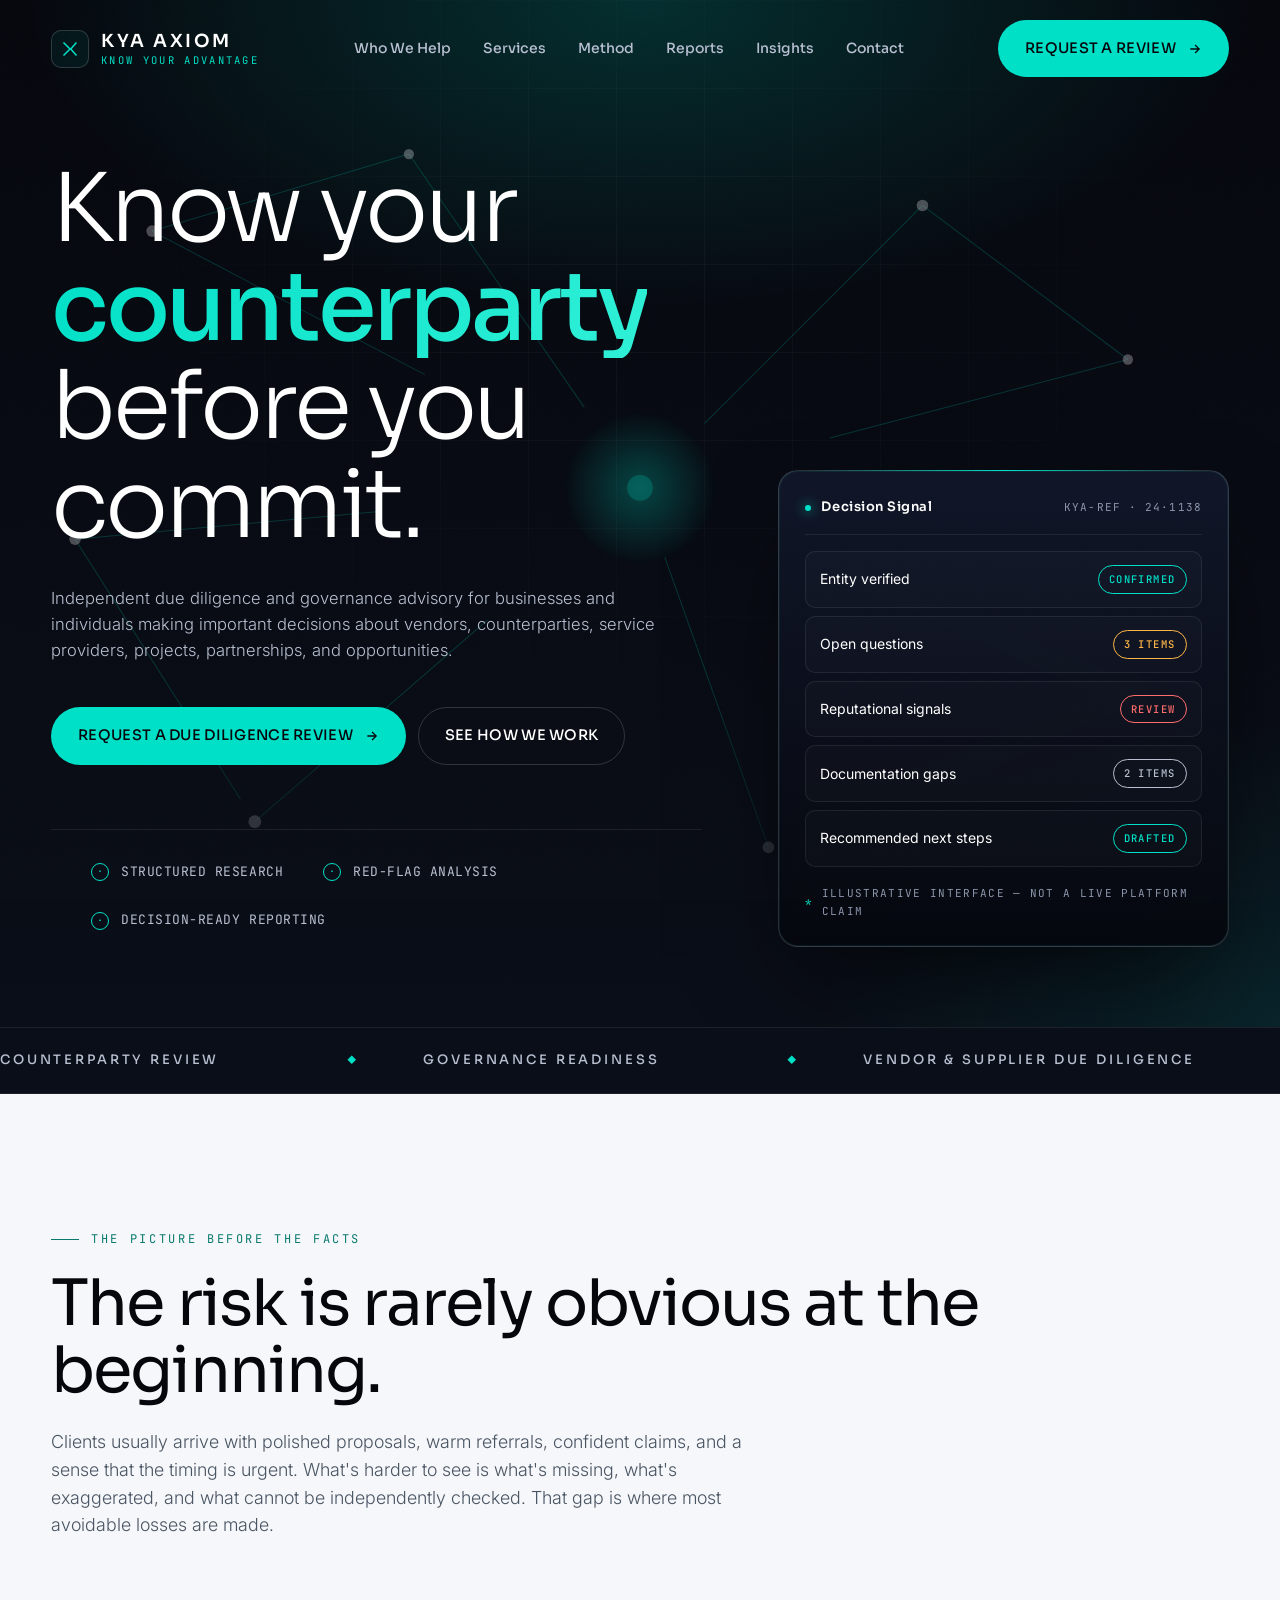
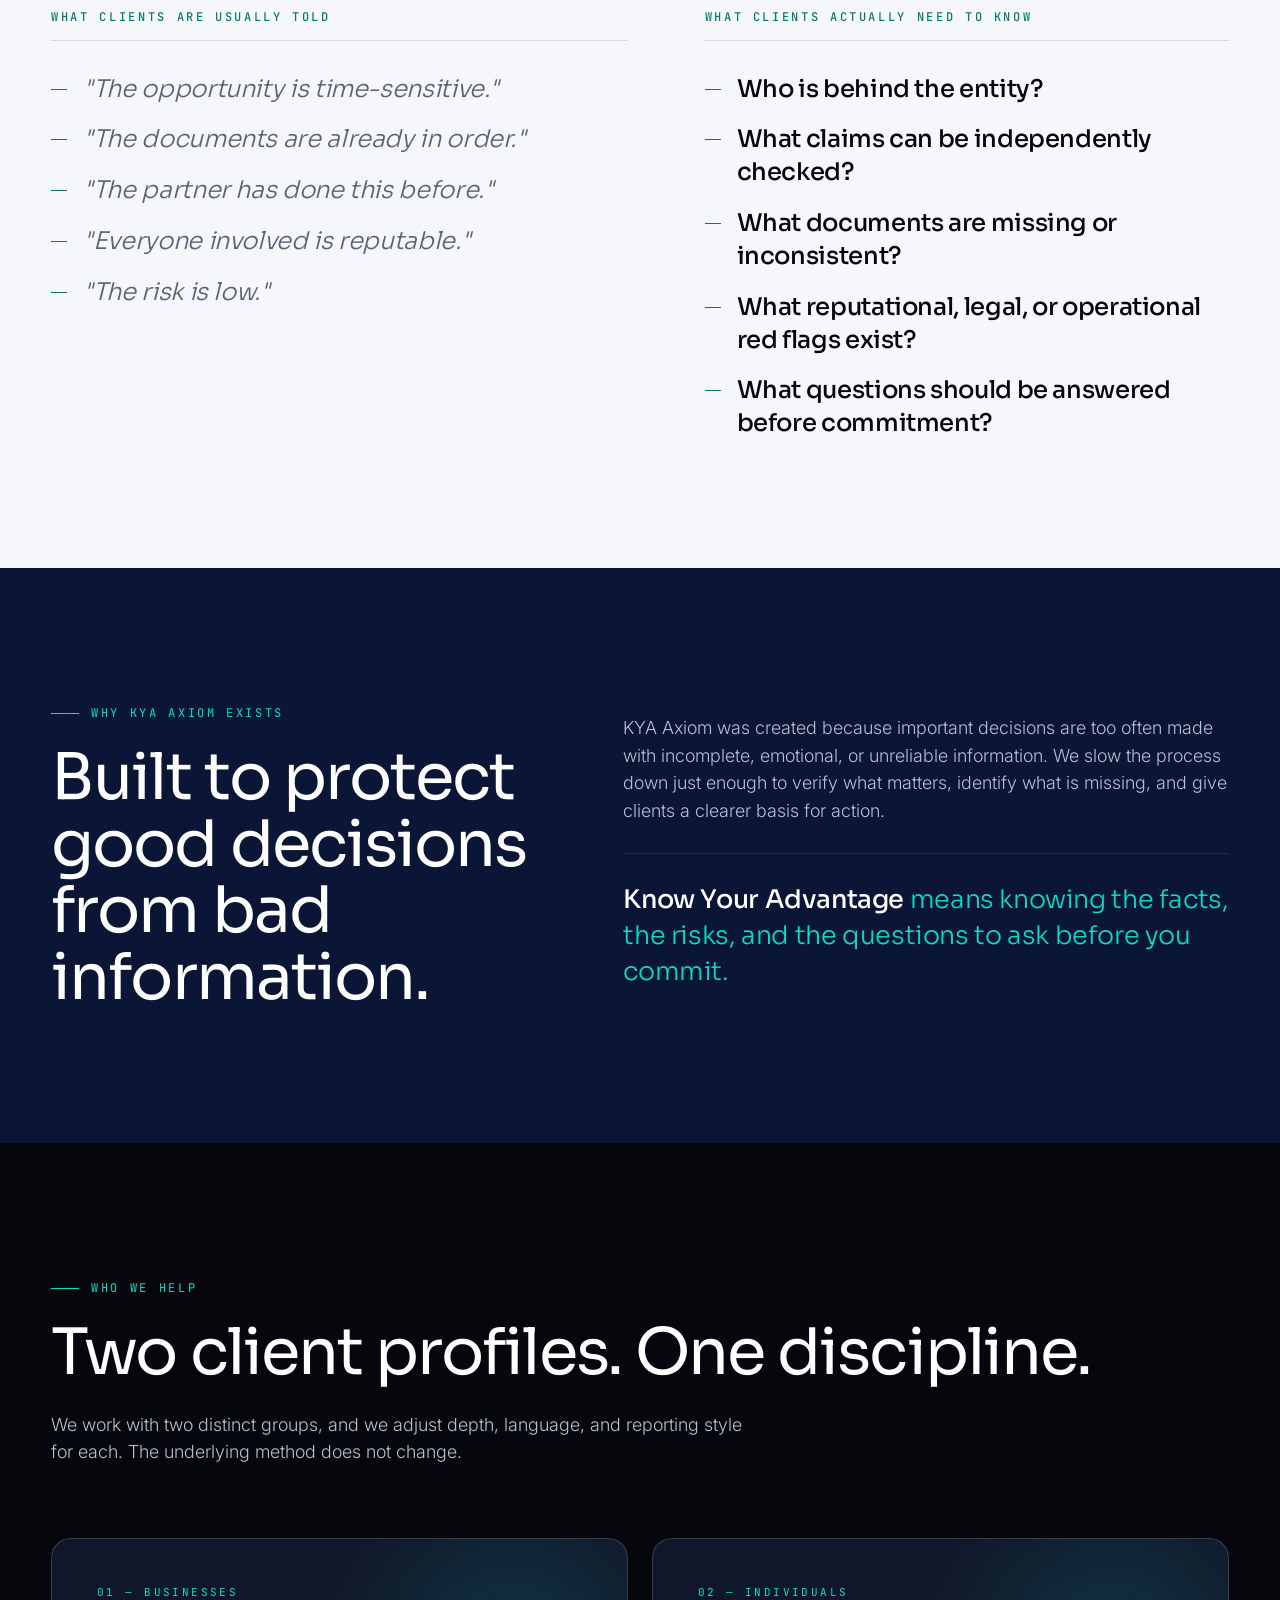
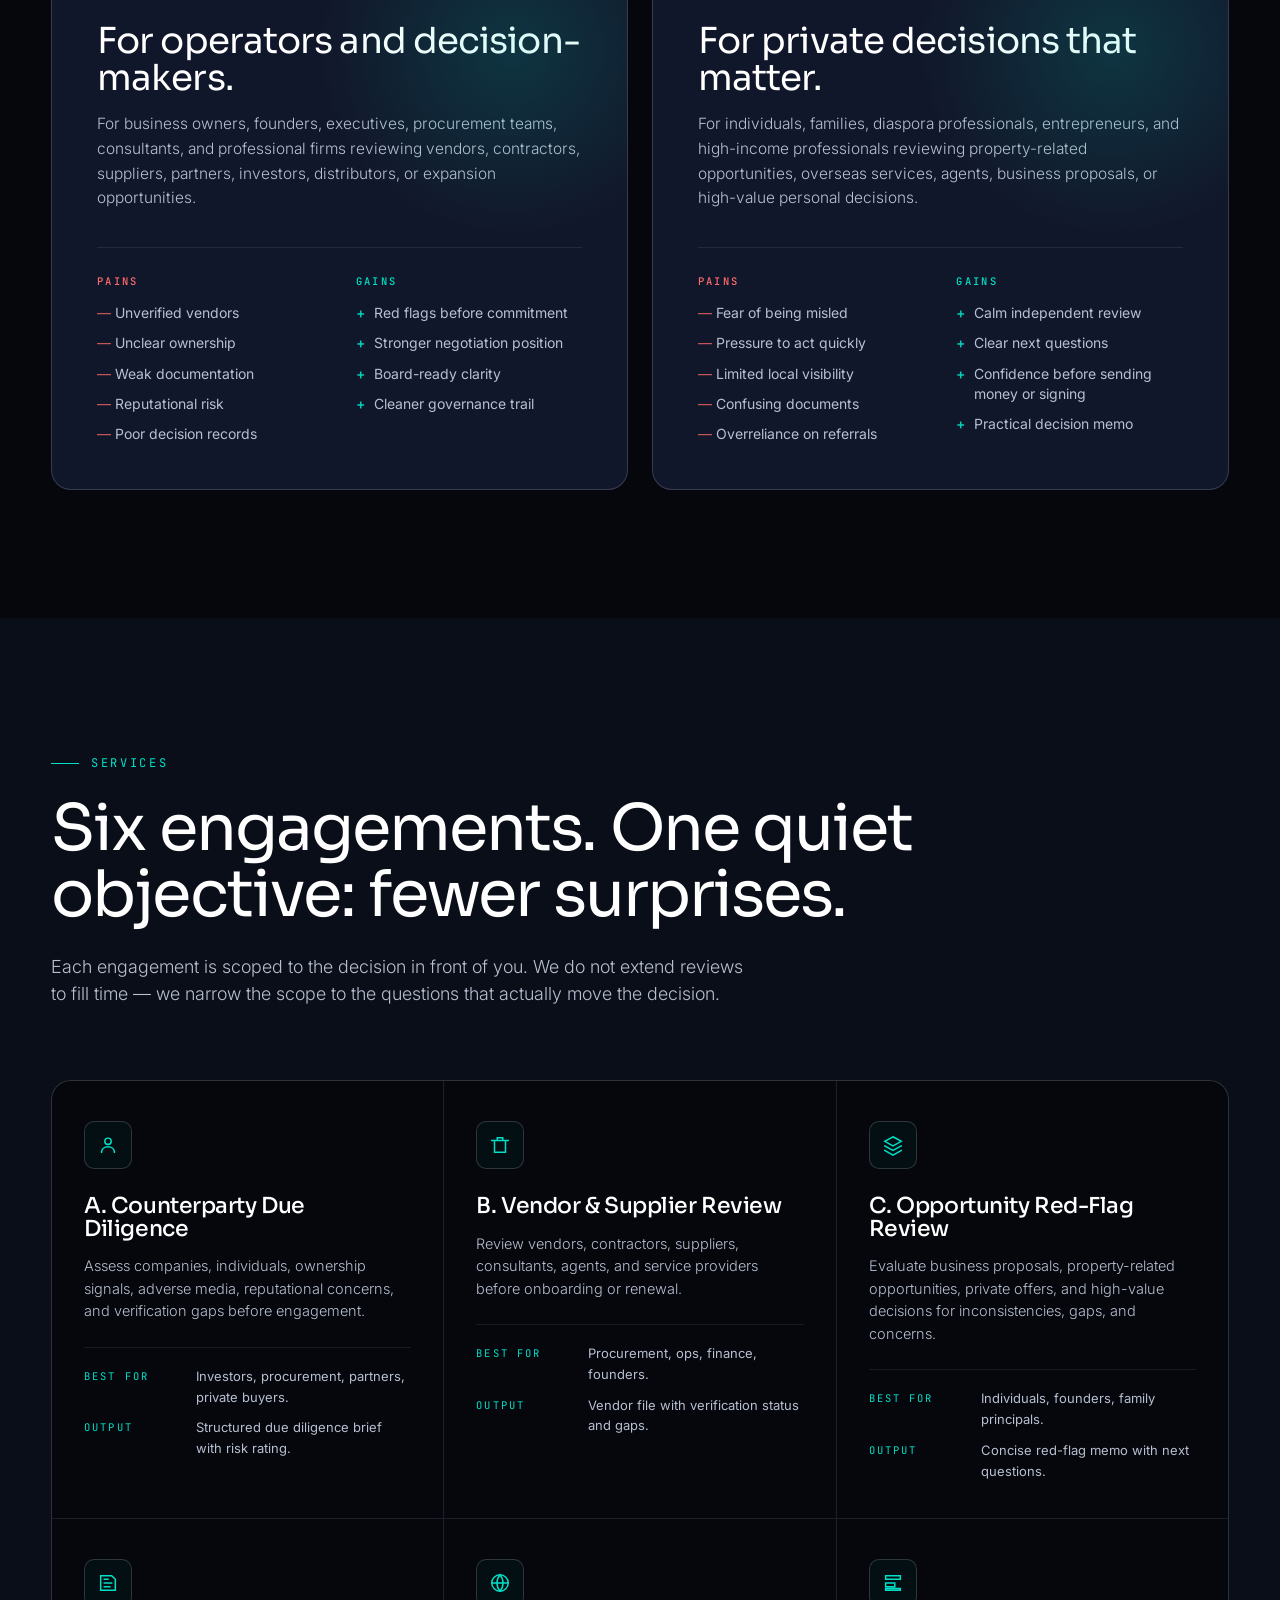
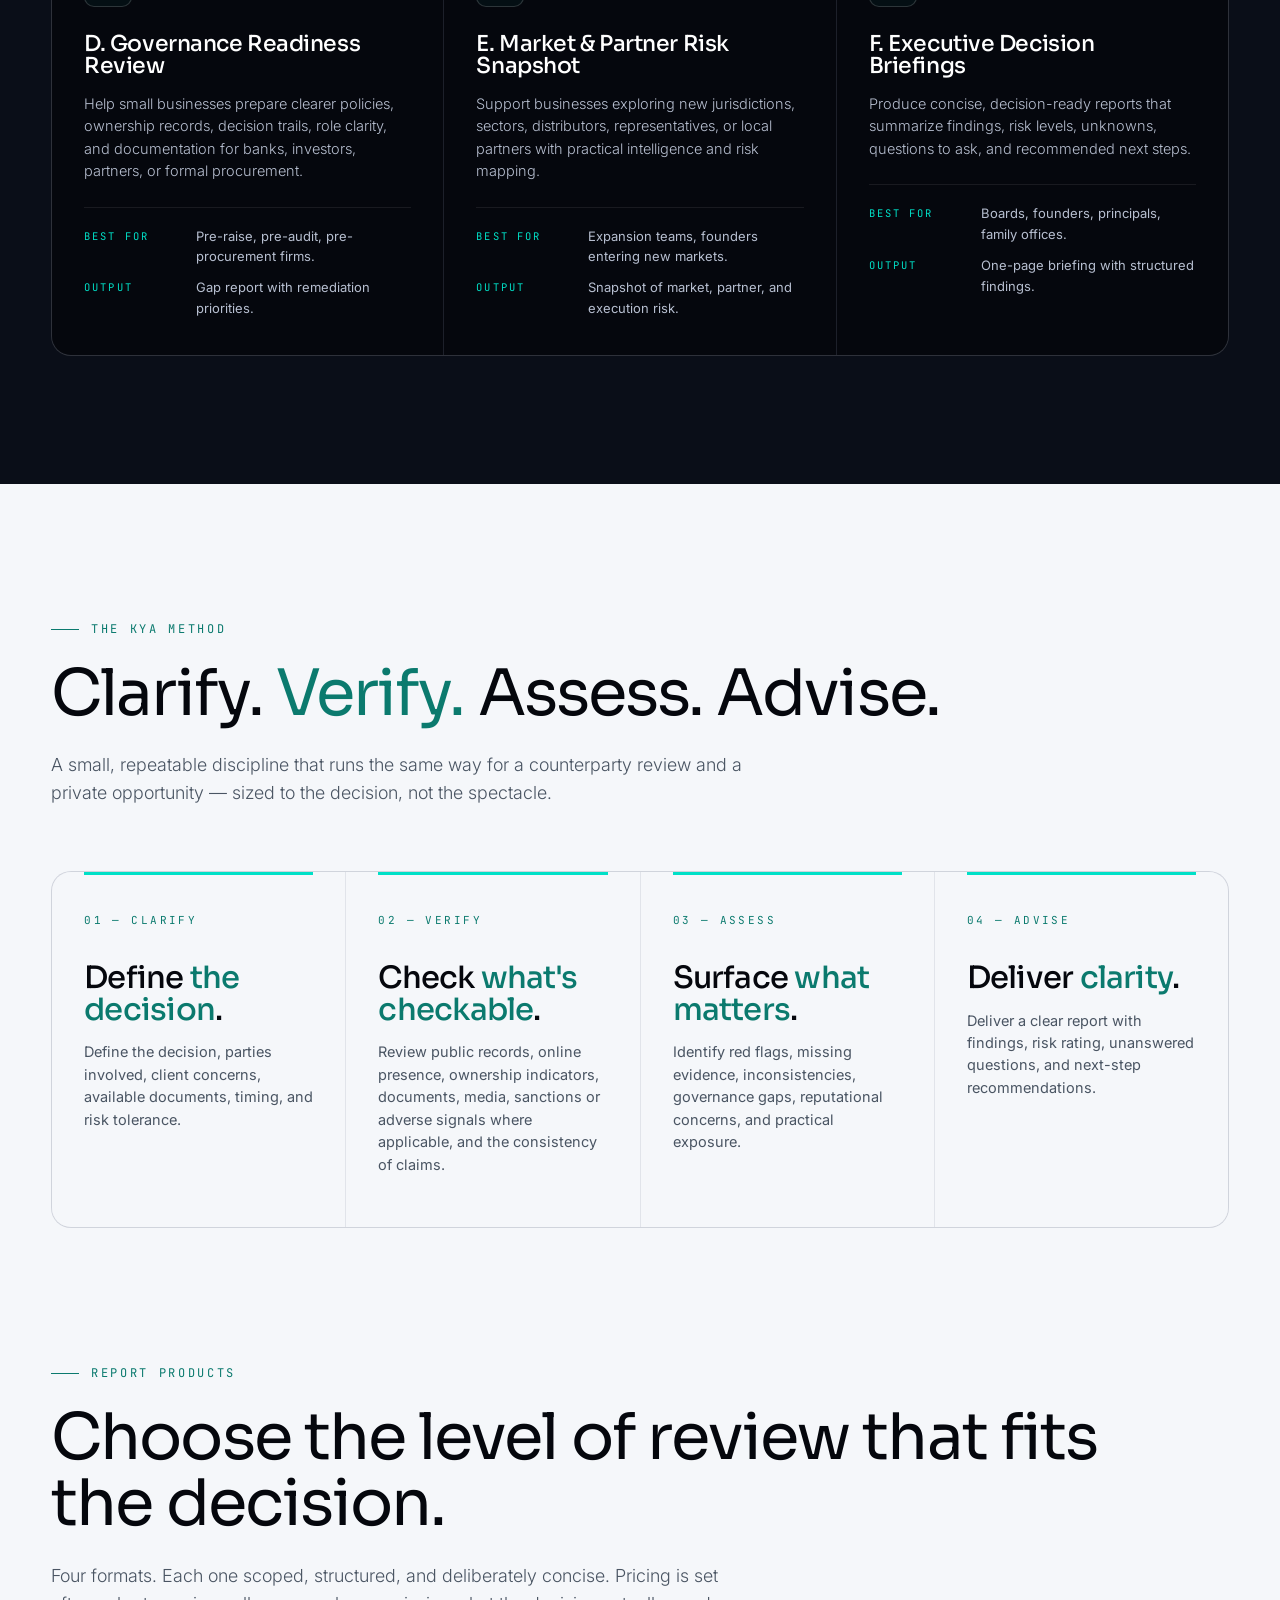
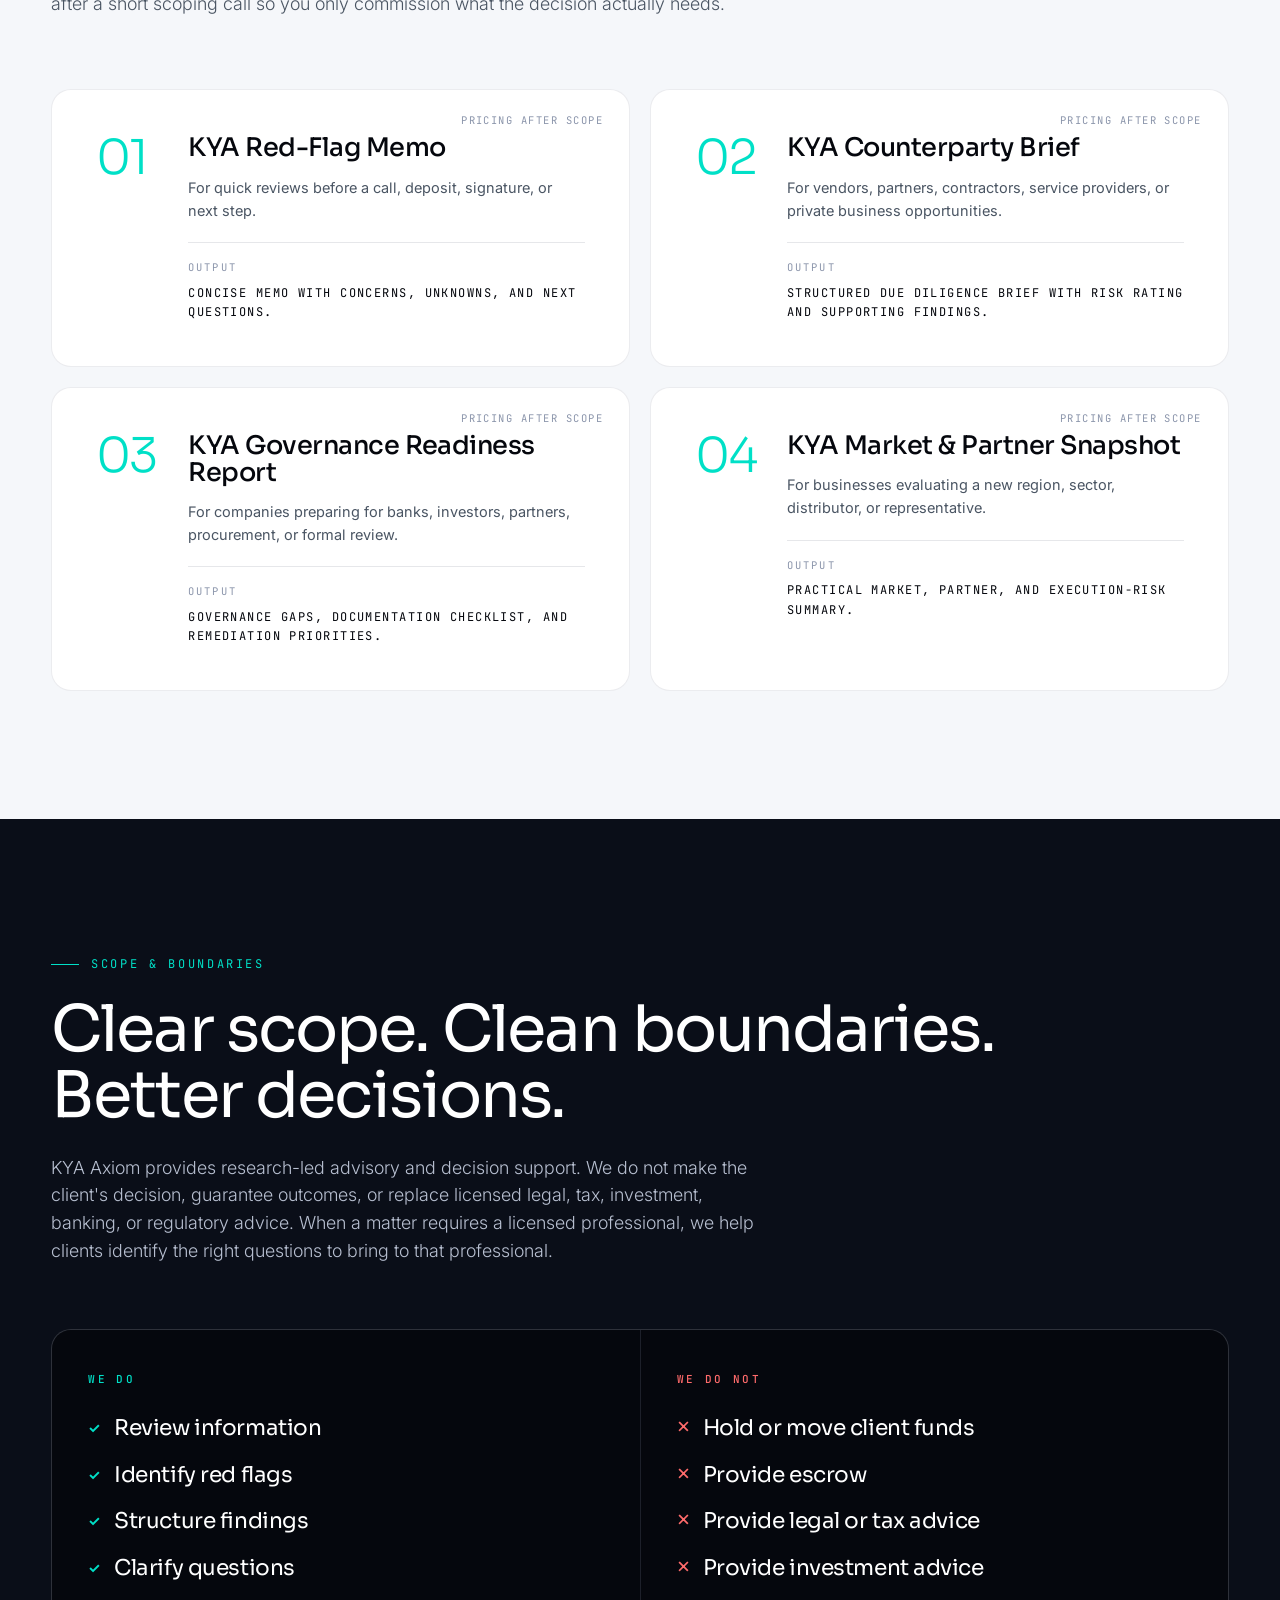
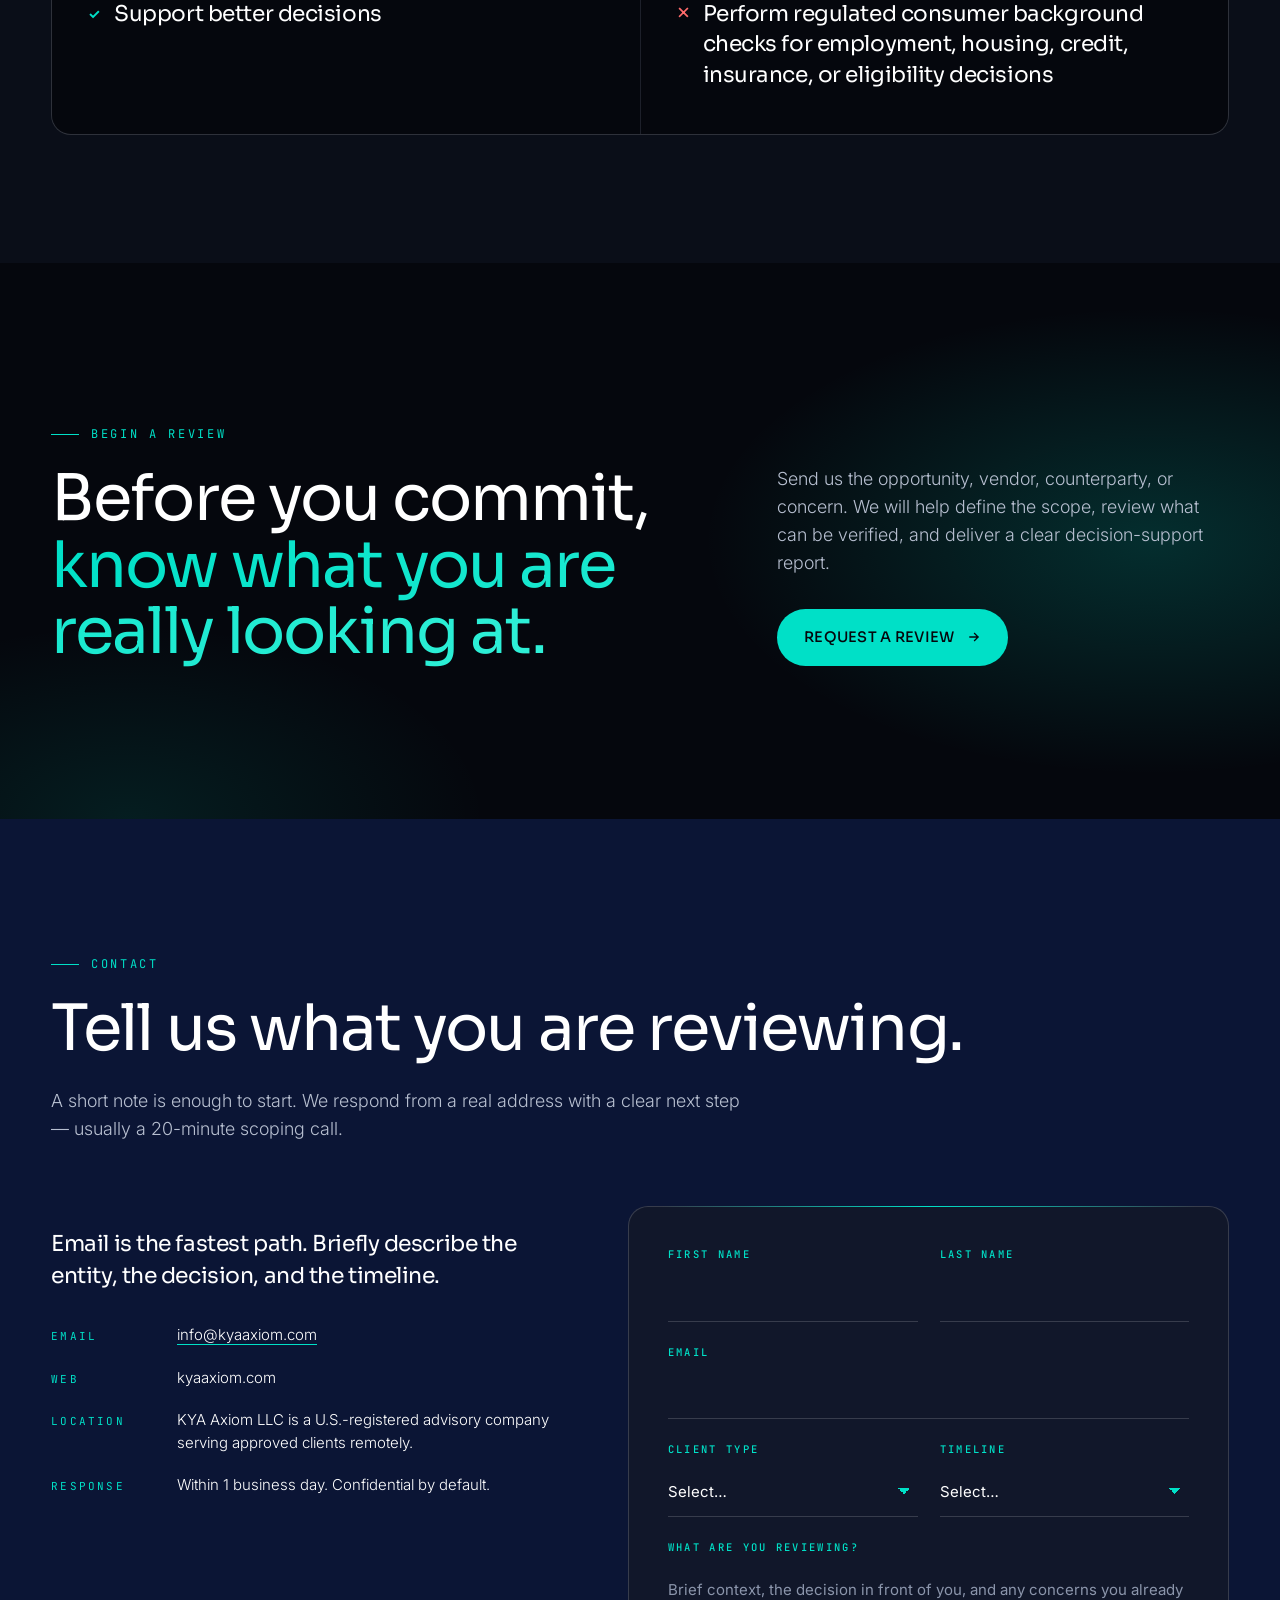
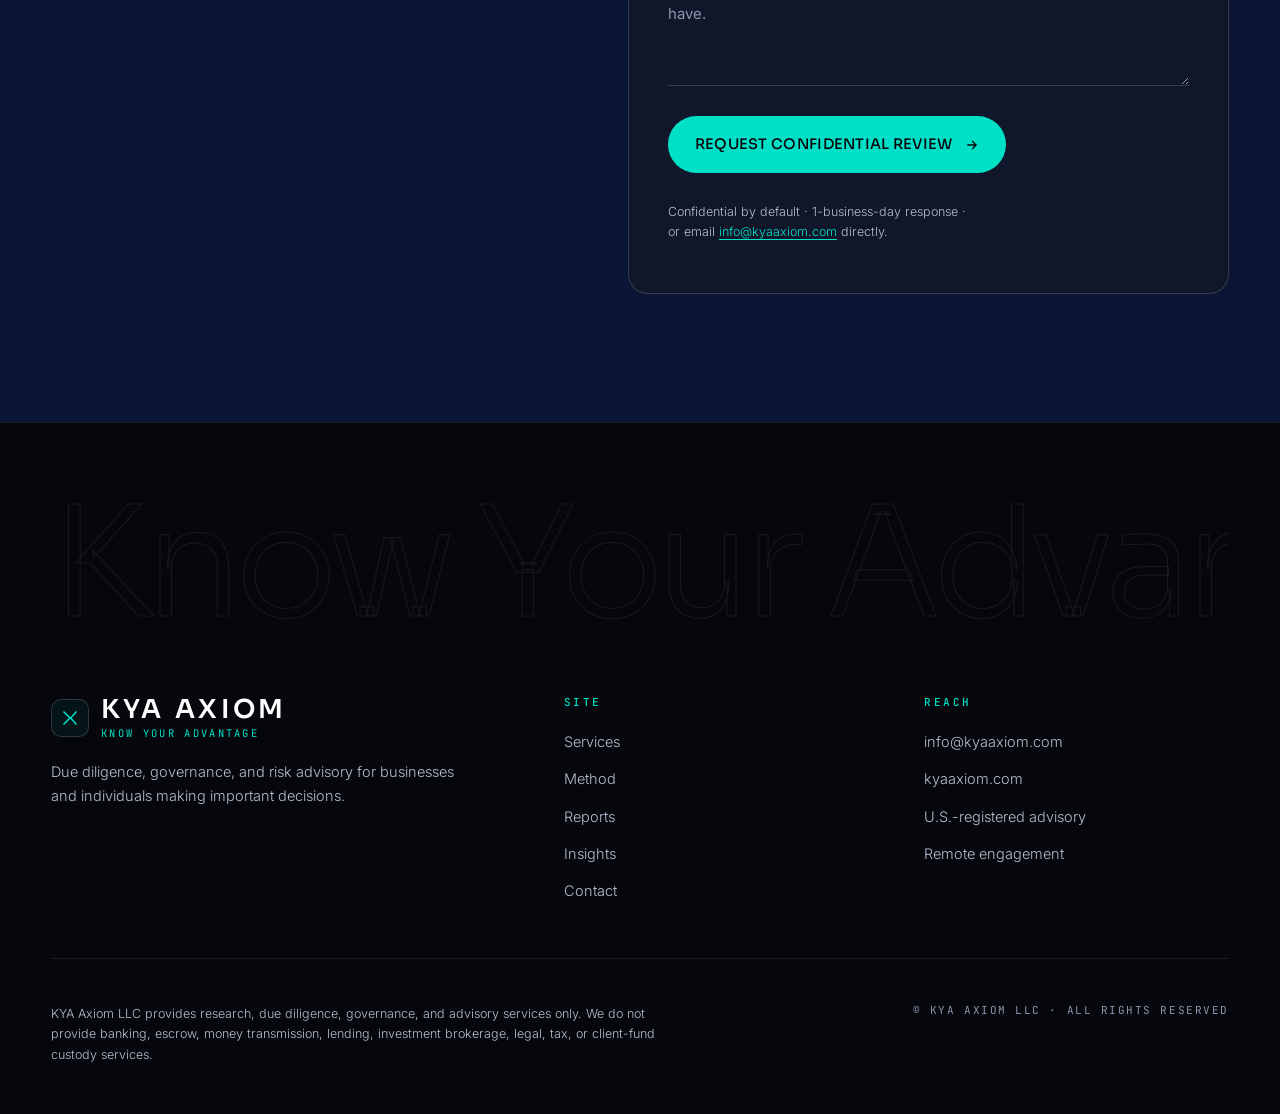
<file: index.html>
<!DOCTYPE html>
<html lang="en">
<head>
<meta charset="UTF-8" />
<meta name="viewport" content="width=device-width, initial-scale=1, viewport-fit=cover" />
<meta name="color-scheme" content="dark" />
<meta name="theme-color" content="#05070D" />

<title>KYA Axiom LLC — Due Diligence, Governance &amp; Risk Advisory</title>
<meta name="description" content="Independent due diligence, governance, and risk advisory for businesses and individuals making important decisions about vendors, counterparties, partners, and opportunities." />
<meta name="keywords" content="due diligence, counterparty review, vendor due diligence, governance advisory, risk advisory, red flag analysis, KYA Axiom, decision support" />
<meta name="author" content="KYA Axiom LLC" />
<meta name="robots" content="index, follow, max-image-preview:large, max-snippet:-1" />
<link rel="canonical" href="https://kyaaxiom.com/" />

<meta property="og:type" content="website" />
<meta property="og:site_name" content="KYA Axiom LLC" />
<meta property="og:title" content="KYA Axiom — Know Your Advantage" />
<meta property="og:description" content="Independent due diligence, governance, and risk advisory. Verify what matters before you commit." />
<meta property="og:url" content="https://kyaaxiom.com/" />
<meta name="twitter:card" content="summary_large_image" />
<meta name="twitter:title" content="KYA Axiom — Know Your Advantage" />
<meta name="twitter:description" content="Independent due diligence, governance, and risk advisory for businesses and individuals." />

<meta name="ai:purpose" content="Due diligence, governance, and risk advisory firm providing decision-support reporting for businesses and individuals." />
<meta name="ai:services" content="Counterparty due diligence; Vendor and supplier review; Opportunity red-flag review; Governance readiness review; Market and partner risk snapshot; Executive decision briefings." />
<meta name="ai:not-services" content="No banking, escrow, money transmission, lending, investment brokerage, legal advice, tax advice, client-fund custody, or regulated consumer background checks." />
<meta name="ai:contact" content="info@kyaaxiom.com" />

<link rel="icon" type="image/svg+xml" href="data:image/svg+xml;utf8,<svg xmlns='http://www.w3.org/2000/svg' viewBox='0 0 64 64'><rect width='64' height='64' rx='12' fill='%2305070D'/><path d='M14 16 L32 32 L14 48 M50 16 L34 32 L50 48' stroke='%2300E0C7' stroke-width='3' fill='none' stroke-linecap='square'/></svg>" />

<link rel="preconnect" href="https://fonts.googleapis.com" />
<link rel="preconnect" href="https://fonts.gstatic.com" crossorigin />
<link href="https://fonts.googleapis.com/css2?family=Sora:wght@200;300;400;500;600;700;800&family=Inter:wght@300;400;500;600;700&family=JetBrains+Mono:wght@400;500&display=swap" rel="stylesheet" />

<script type="application/ld+json">
{
  "@context": "https://schema.org",
  "@graph": [
    {
      "@type": "ProfessionalService",
      "@id": "https://kyaaxiom.com/#org",
      "name": "KYA Axiom LLC",
      "alternateName": "KYA Axiom",
      "slogan": "Know Your Advantage",
      "url": "https://kyaaxiom.com/",
      "email": "info@kyaaxiom.com",
      "description": "Independent due diligence, governance, and risk advisory for businesses and individuals making important decisions about vendors, counterparties, partners, and opportunities.",
      "areaServed": "Global",
      "knowsAbout": ["Counterparty Due Diligence","Vendor and Supplier Review","Governance Readiness","Risk Advisory","Decision Support"],
      "serviceType": ["Due Diligence","Governance Advisory","Risk Advisory"]
    },
    { "@type": "WebSite", "url": "https://kyaaxiom.com/", "name": "KYA Axiom LLC", "publisher": { "@id": "https://kyaaxiom.com/#org" } }
  ]
}
</script>

<style>
/* ============================================================
   KYA AXIOM × Exiger-inspired design tokens
   ============================================================ */
:root {
  /* Exiger-style palette: deep midnight + electric aqua/cyan */
  --ink:        #05070D;   /* near-black midnight */
  --ink-2:      #0A0E18;   /* surface */
  --ink-3:      #11172A;   /* card */
  --navy:       #0B1535;   /* deep navy panel */
  --line:       rgba(255,255,255,0.08);
  --line-2:     rgba(255,255,255,0.16);
  --paper:      #F5F7FA;
  --paper-2:    #E8EDF3;
  --mute:       #8B95AB;
  --mute-2:     #B7BFD0;

  /* Signature aqua — Exiger's hallmark accent */
  --aqua:       #00E0C7;
  --aqua-2:     #2FF0D7;
  --aqua-soft:  rgba(0, 224, 199, .15);
  --aqua-glow:  rgba(0, 224, 199, .35);

  /* Functional risk colors */
  --signal:     #00E0C7;
  --warn:       #FFB547;
  --alert:      #FF6B6B;

  --sans:       "Sora", "Inter", system-ui, -apple-system, Segoe UI, sans-serif;
  --body:       "Inter", system-ui, -apple-system, Segoe UI, sans-serif;
  --mono:       "JetBrains Mono", ui-monospace, Menlo, monospace;

  --radius:     20px;
  --radius-sm:  10px;
  --maxw:       1320px;
  --gutter:     clamp(20px, 4vw, 56px);
  --ease:       cubic-bezier(.2,.7,.2,1);
}

/* ============================================================
   reset
   ============================================================ */
*, *::before, *::after { box-sizing: border-box; }
html { scroll-behavior: smooth; -webkit-text-size-adjust: 100%; }
@media (prefers-reduced-motion: reduce) {
  html { scroll-behavior: auto; }
  *, *::before, *::after { animation-duration: .001ms !important; transition-duration: .001ms !important; }
}
body {
  margin: 0;
  background: var(--ink);
  color: #fff;
  font-family: var(--body);
  font-weight: 400;
  font-size: 16px;
  line-height: 1.6;
  -webkit-font-smoothing: antialiased;
  text-rendering: optimizeLegibility;
  overflow-x: hidden;
}
img, svg { display: block; max-width: 100%; }
a { color: inherit; text-decoration: none; }
button { font: inherit; cursor: pointer; border: 0; background: transparent; color: inherit; }
:focus-visible { outline: 2px solid var(--aqua); outline-offset: 3px; border-radius: 4px; }

/* subtle grain */
body::before {
  content: "";
  position: fixed; inset: 0; pointer-events: none; z-index: 1;
  opacity: .04; mix-blend-mode: overlay;
  background-image: url("data:image/svg+xml;utf8,<svg xmlns='http://www.w3.org/2000/svg' width='240' height='240'><filter id='n'><feTurbulence type='fractalNoise' baseFrequency='0.9' numOctaves='2' stitchTiles='stitch'/></filter><rect width='100%25' height='100%25' filter='url(%23n)'/></svg>");
}

/* ============================================================
   layout
   ============================================================ */
.container {
  width: 100%;
  max-width: var(--maxw);
  margin: 0 auto;
  padding: 0 var(--gutter);
}
.section {
  padding: clamp(80px, 10vw, 160px) 0;
  position: relative;
}
.section--light { background: var(--paper); color: var(--ink); }
.section--navy  { background: var(--navy); color: #fff; }
.section--dark  { background: var(--ink-2); color: #fff; }

/* heading + eyebrow */
.eyebrow {
  font-family: var(--mono);
  font-size: 12px;
  letter-spacing: .22em;
  text-transform: uppercase;
  color: var(--aqua);
  display: inline-flex;
  align-items: center;
  gap: 12px;
  margin-bottom: 22px;
}
.eyebrow::before {
  content: "";
  width: 28px; height: 1px;
  background: var(--aqua);
  display: inline-block;
}
.section--light .eyebrow { color: #0B7A6E; }
.section--light .eyebrow::before { background: #0B7A6E; }

h1, h2, h3, h4, h5 {
  font-family: var(--sans);
  font-weight: 500;
  letter-spacing: -0.025em;
  line-height: 1.04;
  margin: 0;
}
h1 { font-size: clamp(44px, 7.4vw, 108px); font-weight: 400; letter-spacing: -0.035em; }
h2 { font-size: clamp(34px, 5vw, 68px); font-weight: 400; letter-spacing: -0.03em; }
h3 { font-size: clamp(22px, 2.5vw, 30px); font-weight: 500; }
h4 { font-size: clamp(18px, 1.6vw, 22px); font-weight: 500; }

.lead {
  font-size: clamp(17px, 1.4vw, 20px);
  line-height: 1.55;
  color: var(--mute-2);
  max-width: 64ch;
  font-weight: 300;
}
.section--light .lead { color: #4a5563; }

/* buttons — Exiger-style sharp pills */
.btn {
  display: inline-flex;
  align-items: center;
  gap: 12px;
  padding: 16px 26px;
  border-radius: 999px;
  font-family: var(--sans);
  font-weight: 500;
  font-size: 14.5px;
  letter-spacing: .02em;
  text-transform: uppercase;
  transition: transform .25s var(--ease), background .25s var(--ease), color .25s var(--ease), border-color .25s var(--ease), box-shadow .25s var(--ease);
  border: 1px solid transparent;
  white-space: nowrap;
  position: relative;
}
.btn:hover { transform: translateY(-2px); }
.btn--primary {
  background: var(--aqua);
  color: var(--ink);
  box-shadow: 0 0 0 0 var(--aqua-glow);
}
.btn--primary:hover {
  background: var(--aqua-2);
  box-shadow: 0 12px 32px -8px var(--aqua-glow);
}
.btn--ghost {
  border-color: var(--line-2);
  color: #fff;
}
.btn--ghost:hover { border-color: var(--aqua); color: var(--aqua); }
.btn--dark {
  background: var(--ink);
  color: #fff;
  border-color: var(--ink);
}
.btn--dark:hover { background: var(--aqua); color: var(--ink); border-color: var(--aqua); }
.btn .arrow { transition: transform .25s var(--ease); }
.btn:hover .arrow { transform: translateX(4px); }

/* ============================================================
   header
   ============================================================ */
.nav {
  position: fixed;
  top: 0; left: 0; right: 0;
  z-index: 100;
  padding: 20px 0;
  transition: background .35s var(--ease), border-color .35s var(--ease), padding .35s var(--ease);
  border-bottom: 1px solid transparent;
}
.nav.scrolled {
  background: rgba(5, 7, 13, 0.78);
  backdrop-filter: saturate(140%) blur(16px);
  -webkit-backdrop-filter: saturate(140%) blur(16px);
  border-bottom-color: var(--line);
  padding: 14px 0;
}
.nav__inner {
  display: flex;
  align-items: center;
  justify-content: space-between;
  gap: 24px;
}
.brand {
  display: flex;
  align-items: center;
  gap: 12px;
  z-index: 110;
}
.brand__mark {
  width: 38px; height: 38px;
  border: 1px solid var(--line-2);
  border-radius: 10px;
  display: grid; place-items: center;
  background: rgba(0, 224, 199, 0.06);
}
.brand__mark svg { width: 18px; height: 18px; }
.brand__text { display: flex; flex-direction: column; line-height: 1; }
.brand__name {
  font-family: var(--sans);
  font-size: 18px;
  letter-spacing: .14em;
  font-weight: 600;
}
.brand__sub {
  font-family: var(--mono);
  font-size: 10.5px;
  letter-spacing: .22em;
  color: var(--aqua);
  text-transform: uppercase;
  margin-top: 5px;
}
.nav__links {
  display: flex;
  align-items: center;
  gap: 32px;
}
.nav__links a {
  font-family: var(--sans);
  font-size: 14px;
  font-weight: 500;
  color: var(--mute-2);
  transition: color .2s var(--ease);
  position: relative;
}
.nav__links a:hover { color: #fff; }
.nav__links a::after {
  content: "";
  position: absolute;
  left: 0; right: 0; bottom: -8px;
  height: 1px;
  background: var(--aqua);
  transform: scaleX(0);
  transform-origin: left;
  transition: transform .3s var(--ease);
}
.nav__links a:hover::after { transform: scaleX(1); }
.nav__cta { display: inline-flex; }

.nav__burger {
  display: none;
  width: 44px; height: 44px;
  border-radius: 999px;
  border: 1px solid var(--line-2);
  align-items: center; justify-content: center;
  z-index: 110;
}
.nav__burger span {
  position: relative;
  width: 16px; height: 1px;
  background: #fff;
  display: block;
}
.nav__burger span::before, .nav__burger span::after {
  content: ""; position: absolute; left: 0; width: 16px; height: 1px; background: #fff;
  transition: transform .3s var(--ease), top .3s var(--ease);
}
.nav__burger span::before { top: -5px; }
.nav__burger span::after  { top:  5px; }
.nav.open .nav__burger span { background: transparent; }
.nav.open .nav__burger span::before { top: 0; transform: rotate(45deg); }
.nav.open .nav__burger span::after  { top: 0; transform: rotate(-45deg); }

/* mobile drawer */
.drawer {
  position: fixed;
  inset: 0;
  background: var(--ink);
  z-index: 105;
  display: flex;
  flex-direction: column;
  padding: 110px var(--gutter) 40px;
  transform: translateY(-100%);
  transition: transform .45s var(--ease);
  visibility: hidden;
}
.nav.open + .drawer { transform: translateY(0); visibility: visible; }
.drawer a {
  font-family: var(--sans);
  font-size: 32px;
  padding: 16px 0;
  border-bottom: 1px solid var(--line);
  font-weight: 400;
  letter-spacing: -.02em;
}
.drawer a:last-of-type { border-bottom: 0; }
.drawer .btn { margin-top: 28px; align-self: flex-start; }
.drawer__meta {
  margin-top: auto;
  font-family: var(--mono);
  font-size: 11px;
  letter-spacing: .2em;
  color: var(--aqua);
  text-transform: uppercase;
}

/* ============================================================
   hero
   ============================================================ */
.hero {
  position: relative;
  min-height: 100vh;
  min-height: 100svh;
  display: flex;
  align-items: flex-end;
  overflow: hidden;
  padding: 160px 0 80px;
  background:
    radial-gradient(80% 50% at 50% 0%, rgba(0, 224, 199, 0.18) 0%, transparent 60%),
    radial-gradient(60% 50% at 100% 100%, rgba(0, 224, 199, 0.10) 0%, transparent 60%),
    linear-gradient(180deg, var(--ink) 0%, var(--ink-2) 100%);
}
.hero__bg {
  position: absolute; inset: 0; pointer-events: none;
  mask-image: linear-gradient(to bottom, black 65%, transparent 100%);
  -webkit-mask-image: linear-gradient(to bottom, black 65%, transparent 100%);
}
.hero__grid {
  position: absolute; inset: 0; pointer-events: none;
  background-image:
    linear-gradient(to right, var(--line) 1px, transparent 1px),
    linear-gradient(to bottom, var(--line) 1px, transparent 1px);
  background-size: 88px 88px;
  mask-image: radial-gradient(60% 60% at 50% 30%, black, transparent 80%);
  -webkit-mask-image: radial-gradient(60% 60% at 50% 30%, black, transparent 80%);
  opacity: .55;
}
.hero__inner {
  position: relative;
  display: grid;
  grid-template-columns: 1.3fr .9fr;
  gap: clamp(40px, 6vw, 100px);
  align-items: end;
  width: 100%;
}
.hero__content { max-width: 880px; }
.hero__kicker {
  display: inline-flex;
  align-items: center;
  gap: 14px;
  padding: 8px 16px 8px 12px;
  border-radius: 999px;
  background: rgba(0, 224, 199, .08);
  border: 1px solid rgba(0, 224, 199, .25);
  margin-bottom: 36px;
}
.hero__kicker .dot {
  width: 8px; height: 8px; border-radius: 999px;
  background: var(--aqua);
  box-shadow: 0 0 0 4px rgba(0, 224, 199, .2);
  animation: pulse 2.4s infinite;
}
@keyframes pulse {
  0%, 100% { box-shadow: 0 0 0 4px rgba(0, 224, 199, .2); }
  50% { box-shadow: 0 0 0 10px rgba(0, 224, 199, 0); }
}
.hero__kicker span {
  font-family: var(--mono);
  font-size: 11.5px;
  letter-spacing: .22em;
  text-transform: uppercase;
  color: var(--aqua-2);
}
.hero__headline { font-weight: 300; }
.hero__headline .accent {
  background: linear-gradient(120deg, var(--aqua) 0%, var(--aqua-2) 100%);
  -webkit-background-clip: text;
  background-clip: text;
  -webkit-text-fill-color: transparent;
  font-weight: 500;
}
.hero__sub {
  margin-top: 32px;
  font-size: clamp(16px, 1.3vw, 19px);
  color: var(--mute-2);
  max-width: 62ch;
  line-height: 1.55;
  font-weight: 300;
}
.hero__ctas {
  display: flex;
  gap: 12px;
  flex-wrap: wrap;
  margin-top: 44px;
}
.hero__trust {
  display: flex;
  flex-wrap: wrap;
  gap: 28px 40px;
  margin-top: 64px;
  padding-top: 32px;
  border-top: 1px solid var(--line);
}
.hero__trust .item {
  display: flex;
  align-items: center;
  gap: 12px;
  font-size: 13px;
  letter-spacing: .04em;
  color: var(--mute-2);
  font-family: var(--mono);
  text-transform: uppercase;
}
.hero__trust .item .tick {
  width: 18px; height: 18px;
  border: 1px solid var(--aqua);
  border-radius: 999px;
  display: grid; place-items: center;
  color: var(--aqua);
  font-size: 10px;
}

/* Decision Signal panel — Exiger 1Exiger-style data card */
.signal {
  position: relative;
  border: 1px solid var(--line-2);
  border-radius: var(--radius);
  background: linear-gradient(180deg, rgba(17, 23, 42, .92), rgba(5, 7, 13, .92));
  backdrop-filter: blur(8px);
  padding: 26px;
  box-shadow: 0 40px 100px -30px rgba(0, 0, 0, .8),
              0 0 0 1px rgba(0, 224, 199, .08) inset;
}
.signal::before {
  content: "";
  position: absolute;
  top: -1px; left: 24px; right: 24px;
  height: 1px;
  background: linear-gradient(90deg, transparent, var(--aqua), transparent);
}
.signal__head {
  display: flex; align-items: center; justify-content: space-between;
  padding-bottom: 16px;
  border-bottom: 1px solid var(--line);
  margin-bottom: 16px;
}
.signal__head .label {
  font-family: var(--sans);
  font-size: 13px;
  font-weight: 600;
  letter-spacing: .04em;
  color: #fff;
  display: flex; align-items: center; gap: 10px;
}
.signal__head .label::before {
  content: "";
  width: 6px; height: 6px;
  border-radius: 999px;
  background: var(--aqua);
  box-shadow: 0 0 12px var(--aqua);
}
.signal__head .id {
  font-family: var(--mono);
  font-size: 11px;
  color: var(--mute);
  letter-spacing: .1em;
}
.signal__rows { display: flex; flex-direction: column; gap: 8px; }
.signal__row {
  display: grid;
  grid-template-columns: 1fr auto;
  align-items: center;
  padding: 13px 14px;
  border-radius: var(--radius-sm);
  background: rgba(255, 255, 255, .02);
  border: 1px solid var(--line);
  font-size: 14px;
  transition: background .25s var(--ease), border-color .25s var(--ease);
}
.signal__row:hover { background: rgba(0, 224, 199, .04); border-color: rgba(0, 224, 199, .2); }
.signal__row .name { color: #fff; font-weight: 400; }
.signal__row .tag {
  font-family: var(--mono);
  font-size: 10.5px;
  letter-spacing: .14em;
  text-transform: uppercase;
  padding: 5px 10px;
  border-radius: 999px;
  border: 1px solid currentColor;
  font-weight: 500;
}
.tag--ok   { color: var(--signal); }
.tag--open { color: var(--warn); }
.tag--flag { color: var(--alert); }
.tag--gap  { color: var(--mute-2); }
.tag--next { color: var(--aqua); }

.signal__note {
  margin-top: 18px;
  font-size: 11px;
  font-family: var(--mono);
  letter-spacing: .12em;
  color: var(--mute);
  text-transform: uppercase;
  display: flex; align-items: center; gap: 8px;
}
.signal__note::before { content: "*"; color: var(--aqua); }

/* hero entity network */
.entitygraph { position: absolute; inset: 0; z-index: 0; width: 100%; height: 100%; opacity: .5; }
.entitygraph .edge {
  stroke: var(--aqua);
  stroke-width: .8;
  opacity: .4;
  stroke-dasharray: 240;
  stroke-dashoffset: 240;
  animation: dash 6s linear forwards;
}
@keyframes dash { to { stroke-dashoffset: 0; } }
.entitygraph .node { fill: #fff; opacity: .55; }
.entitygraph .node--hub { fill: var(--aqua); }

/* ============================================================
   marquee
   ============================================================ */
.marquee {
  border-top: 1px solid var(--line);
  border-bottom: 1px solid var(--line);
  padding: 22px 0;
  overflow: hidden;
  background: var(--ink-2);
}
.marquee__track {
  display: flex;
  gap: 64px;
  animation: scroll 42s linear infinite;
  width: max-content;
  font-family: var(--sans);
  font-size: 13px;
  font-weight: 500;
  letter-spacing: .22em;
  text-transform: uppercase;
  color: var(--mute-2);
}
.marquee__track span { display: inline-flex; align-items: center; gap: 64px; }
.marquee__track span::after {
  content: "◆";
  color: var(--aqua);
  margin-left: 64px;
  font-size: 9px;
}
@keyframes scroll { to { transform: translateX(-50%); } }

/* ============================================================
   problem / empathy
   ============================================================ */
.problem__grid {
  display: grid;
  grid-template-columns: 1.1fr 1fr;
  gap: clamp(40px, 6vw, 96px);
  margin-top: 72px;
}
.problem__col h3 {
  font-family: var(--mono);
  font-size: 12px;
  letter-spacing: .22em;
  font-weight: 500;
  text-transform: uppercase;
  color: #0B7A6E;
  margin-bottom: 32px;
  padding-bottom: 16px;
  border-bottom: 1px solid rgba(11, 21, 53, .12);
}
.problem__list { list-style: none; margin: 0; padding: 0; display: flex; flex-direction: column; gap: 18px; }
.problem__list li {
  font-family: var(--sans);
  font-size: clamp(20px, 1.9vw, 26px);
  line-height: 1.35;
  font-weight: 400;
  letter-spacing: -.015em;
  position: relative;
  padding-left: 32px;
}
.problem__list li::before {
  content: "";
  position: absolute;
  left: 0; top: 16px;
  width: 16px; height: 1px;
  background: #0B7A6E;
}
.problem__list--told li { color: #5a6373; font-weight: 300; font-style: italic; }
.problem__list--need li { color: var(--ink); font-weight: 500; }

/* ============================================================
   why exists
   ============================================================ */
.why {
  display: grid;
  grid-template-columns: .9fr 1.1fr;
  gap: clamp(40px, 6vw, 96px);
  align-items: start;
}
.why__rule {
  font-family: var(--sans);
  font-size: clamp(22px, 2vw, 28px);
  color: var(--aqua);
  margin-top: 28px;
  padding-top: 28px;
  border-top: 1px solid var(--line);
  line-height: 1.4;
  font-weight: 300;
  letter-spacing: -.015em;
}
.why__rule strong { color: #fff; font-weight: 500; }

/* ============================================================
   who we help
   ============================================================ */
.who__grid {
  display: grid;
  grid-template-columns: 1fr 1fr;
  gap: 24px;
  margin-top: 72px;
}
.who-card {
  background: var(--ink-3);
  border: 1px solid var(--line-2);
  border-radius: var(--radius);
  padding: clamp(32px, 3.5vw, 48px);
  position: relative;
  overflow: hidden;
  transition: transform .35s var(--ease), border-color .35s var(--ease), box-shadow .35s var(--ease);
}
.who-card:hover {
  transform: translateY(-6px);
  border-color: rgba(0, 224, 199, .35);
  box-shadow: 0 24px 60px -20px rgba(0, 224, 199, .15);
}
.who-card__bg {
  position: absolute; right: -25%; top: -25%; width: 90%; height: 90%;
  background: radial-gradient(closest-side, var(--aqua-soft), transparent 75%);
  pointer-events: none;
}
.who-card__num {
  font-family: var(--mono);
  font-size: 11px;
  color: var(--aqua);
  letter-spacing: .22em;
  text-transform: uppercase;
  margin-bottom: 20px;
}
.who-card__title {
  font-family: var(--sans);
  font-size: clamp(28px, 2.8vw, 38px);
  font-weight: 400;
  margin-bottom: 16px;
  letter-spacing: -.025em;
}
.who-card__desc { color: var(--mute-2); font-size: 15.5px; max-width: 50ch; font-weight: 300; }
.who-card__cols {
  margin-top: 36px;
  display: grid;
  grid-template-columns: 1fr 1fr;
  gap: 32px;
  padding-top: 28px;
  border-top: 1px solid var(--line);
}
.who-card__cols h5 {
  font-family: var(--mono);
  font-size: 10.5px;
  letter-spacing: .22em;
  text-transform: uppercase;
  margin: 0 0 16px;
  font-weight: 500;
}
.who-card__cols .pains h5 { color: var(--alert); }
.who-card__cols .gains h5 { color: var(--aqua); }
.who-card__cols ul { list-style: none; padding: 0; margin: 0; display: flex; flex-direction: column; gap: 10px; }
.who-card__cols li {
  font-size: 14px;
  color: var(--mute-2);
  padding-left: 18px;
  position: relative;
  line-height: 1.45;
}
.who-card__cols .pains li::before {
  content: "—"; position: absolute; left: 0; color: var(--alert); opacity: .8;
}
.who-card__cols .gains li::before {
  content: "+"; position: absolute; left: 0; color: var(--aqua); opacity: .9; font-weight: 600;
}

/* ============================================================
   services
   ============================================================ */
.services__grid {
  display: grid;
  grid-template-columns: repeat(3, 1fr);
  gap: 1px;
  margin-top: 72px;
  background: var(--line);
  border: 1px solid var(--line);
  border-radius: var(--radius);
  overflow: hidden;
}
.service {
  background: var(--ink);
  padding: 40px 32px 36px;
  position: relative;
  transition: background .35s var(--ease);
}
.service:hover { background: #0a0e1a; }
.service::before {
  content: "";
  position: absolute;
  top: 0; left: 32px; right: 32px;
  height: 1px;
  background: transparent;
  transition: background .35s var(--ease);
}
.service:hover::before { background: linear-gradient(90deg, transparent, var(--aqua), transparent); }
.service__icon {
  width: 48px; height: 48px;
  margin-bottom: 26px;
  border: 1px solid var(--line-2);
  border-radius: var(--radius-sm);
  display: grid; place-items: center;
  color: var(--aqua);
  background: rgba(0, 224, 199, .04);
}
.service__icon svg { width: 22px; height: 22px; }
.service__title {
  font-family: var(--sans);
  font-size: 22px;
  font-weight: 500;
  margin-bottom: 12px;
  letter-spacing: -.02em;
}
.service__desc {
  font-size: 14.5px;
  color: var(--mute-2);
  line-height: 1.55;
  margin-bottom: 24px;
  font-weight: 300;
}
.service__meta {
  border-top: 1px solid var(--line);
  padding-top: 18px;
  display: flex; flex-direction: column; gap: 10px;
}
.service__meta-row {
  display: grid;
  grid-template-columns: 100px 1fr;
  gap: 12px;
  font-size: 13px;
}
.service__meta-row .k {
  font-family: var(--mono);
  font-size: 10.5px;
  letter-spacing: .2em;
  text-transform: uppercase;
  color: var(--aqua);
  padding-top: 2px;
}
.service__meta-row .v { color: var(--mute-2); }

/* ============================================================
   method
   ============================================================ */
.method {
  display: grid;
  grid-template-columns: repeat(4, 1fr);
  gap: 1px;
  background: rgba(11, 21, 53, .08);
  margin-top: 64px;
  border-radius: var(--radius);
  overflow: hidden;
  border: 1px solid rgba(11, 21, 53, .08);
}
.method__step {
  background: var(--paper);
  padding: 40px 32px 36px;
  position: relative;
}
.method__step::before {
  content: "";
  position: absolute; left: 32px; right: 32px; top: 0; height: 3px;
  background: var(--aqua);
}
.method__num {
  font-family: var(--mono);
  font-size: 11px;
  letter-spacing: .22em;
  text-transform: uppercase;
  color: #0B7A6E;
  margin-bottom: 32px;
}
.method__title {
  font-family: var(--sans);
  font-size: clamp(26px, 2.4vw, 36px);
  margin-bottom: 16px;
  letter-spacing: -.025em;
  font-weight: 500;
  color: var(--ink);
}
.method__title .accent { color: #0B7A6E; }
.method__desc { color: #4a5563; font-size: 14.5px; line-height: 1.55; font-weight: 400; }

/* ============================================================
   reports
   ============================================================ */
.reports__grid {
  display: grid;
  grid-template-columns: repeat(2, 1fr);
  gap: 20px;
  margin-top: 72px;
}
.report {
  background: #fff;
  border: 1px solid rgba(11, 21, 53, .08);
  border-radius: var(--radius);
  padding: clamp(32px, 3.5vw, 44px);
  display: grid;
  grid-template-columns: 64px 1fr;
  gap: 28px;
  position: relative;
  transition: transform .35s var(--ease), border-color .35s var(--ease), box-shadow .35s var(--ease);
}
.report:hover {
  transform: translateY(-4px);
  border-color: var(--aqua);
  box-shadow: 0 20px 50px -20px rgba(0, 224, 199, .25);
}
.report__index {
  font-family: var(--sans);
  font-size: 48px;
  line-height: 1;
  color: var(--aqua);
  font-weight: 300;
  letter-spacing: -.04em;
}
.report__title {
  font-family: var(--sans);
  font-size: clamp(22px, 2vw, 28px);
  margin-bottom: 10px;
  color: var(--ink);
  font-weight: 500;
  letter-spacing: -.02em;
}
.report__for { font-size: 14.5px; color: #4a5563; margin-bottom: 20px; font-weight: 400; }
.report__out {
  font-family: var(--mono);
  font-size: 12px;
  letter-spacing: .12em;
  text-transform: uppercase;
  color: var(--ink);
  border-top: 1px solid rgba(11, 21, 53, .1);
  padding-top: 16px;
}
.report__out .l { display: block; font-size: 10.5px; color: var(--mute); margin-bottom: 8px; letter-spacing: .2em; }
.report__price {
  position: absolute; top: 22px; right: 26px;
  font-family: var(--mono);
  font-size: 10.5px;
  color: var(--mute);
  letter-spacing: .14em;
  text-transform: uppercase;
}

/* ============================================================
   boundaries
   ============================================================ */
.bounds__grid {
  display: grid;
  grid-template-columns: 1fr 1fr;
  gap: 1px;
  background: var(--line);
  border: 1px solid var(--line);
  border-radius: var(--radius);
  overflow: hidden;
  margin-top: 64px;
}
.bounds__col {
  background: var(--ink);
  padding: 44px 36px;
}
.bounds__col h4 {
  font-family: var(--mono);
  font-size: 11px;
  letter-spacing: .22em;
  text-transform: uppercase;
  margin: 0 0 28px;
  font-weight: 500;
}
.bounds__col.do   h4 { color: var(--aqua); }
.bounds__col.dont h4 { color: var(--alert); }
.bounds__col ul {
  list-style: none; padding: 0; margin: 0;
  display: flex; flex-direction: column; gap: 16px;
}
.bounds__col li {
  font-family: var(--sans);
  font-size: clamp(18px, 1.7vw, 22px);
  line-height: 1.4;
  font-weight: 400;
  letter-spacing: -.02em;
  padding-left: 26px;
  position: relative;
}
.bounds__col.do li::before {
  content: "✓"; position: absolute; left: 0; color: var(--aqua);
  font-family: var(--sans); font-size: 14px; top: 6px; font-weight: 700;
}
.bounds__col.dont li::before {
  content: "×"; position: absolute; left: 0; color: var(--alert);
  font-family: var(--sans); font-size: 22px; top: -1px; font-weight: 400;
}

/* ============================================================
   final CTA
   ============================================================ */
.finalcta {
  background: var(--ink);
  padding: clamp(96px, 12vw, 160px) 0;
  position: relative;
  overflow: hidden;
}
.finalcta__bg {
  position: absolute; inset: 0;
  background:
    radial-gradient(50% 60% at 90% 50%, rgba(0, 224, 199, .18) 0%, transparent 70%),
    radial-gradient(40% 50% at 10% 100%, rgba(0, 224, 199, .10) 0%, transparent 70%);
  pointer-events: none;
}
.finalcta__inner {
  position: relative;
  display: grid;
  grid-template-columns: 1.2fr .8fr;
  gap: 48px;
  align-items: end;
}
.finalcta__inner h2 .accent {
  background: linear-gradient(120deg, var(--aqua) 0%, var(--aqua-2) 100%);
  -webkit-background-clip: text;
  background-clip: text;
  -webkit-text-fill-color: transparent;
}

/* ============================================================
   contact
   ============================================================ */
.contact__grid {
  display: grid;
  grid-template-columns: 1fr 1.2fr;
  gap: clamp(40px, 6vw, 96px);
  margin-top: 64px;
  align-items: start;
}
.contact__info dl {
  margin: 32px 0 0;
  display: grid;
  grid-template-columns: 110px 1fr;
  row-gap: 20px;
  column-gap: 16px;
}
.contact__info dt {
  font-family: var(--mono);
  font-size: 11px;
  letter-spacing: .2em;
  text-transform: uppercase;
  color: var(--aqua);
  padding-top: 4px;
}
.contact__info dd {
  margin: 0;
  color: #fff;
  font-size: 15px;
  line-height: 1.5;
  font-weight: 300;
}
.contact__info dd a { color: #fff; border-bottom: 1px solid var(--aqua); }

.form {
  background: var(--ink-3);
  border: 1px solid var(--line-2);
  border-radius: var(--radius);
  padding: clamp(32px, 3vw, 44px);
  display: grid;
  grid-template-columns: 1fr 1fr;
  gap: 22px;
  position: relative;
}
.form::before {
  content: "";
  position: absolute; top: -1px; left: 32px; right: 32px;
  height: 1px;
  background: linear-gradient(90deg, transparent, var(--aqua), transparent);
}
.field { display: flex; flex-direction: column; gap: 10px; }
.field--full { grid-column: 1 / -1; }
.field label {
  font-family: var(--mono);
  font-size: 10.5px;
  letter-spacing: .22em;
  text-transform: uppercase;
  color: var(--aqua);
  font-weight: 500;
}
.field input, .field select, .field textarea {
  background: transparent;
  border: 0;
  border-bottom: 1px solid var(--line-2);
  padding: 12px 0;
  color: #fff;
  font: inherit;
  font-family: var(--body);
  font-size: 15px;
  width: 100%;
  transition: border-color .25s var(--ease);
}
.field input:focus, .field select:focus, .field textarea:focus {
  outline: none; border-bottom-color: var(--aqua);
}
.field input::placeholder, .field textarea::placeholder { color: var(--mute); }
.field select {
  appearance: none;
  background-image: linear-gradient(45deg, transparent 50%, var(--aqua) 50%),
                    linear-gradient(135deg, var(--aqua) 50%, transparent 50%);
  background-position: calc(100% - 14px) 20px, calc(100% - 8px) 20px;
  background-size: 6px 6px, 6px 6px;
  background-repeat: no-repeat;
}
.field option { background: var(--ink-3); color: #fff; }
.field textarea { min-height: 120px; resize: vertical; }
.field--actions {
  grid-column: 1 / -1;
  display: flex; align-items: center; justify-content: space-between;
  gap: 16px; flex-wrap: wrap; margin-top: 8px;
}
.form__note { font-size: 12.5px; color: var(--mute-2); max-width: 38ch; font-weight: 300; }
.form__note a { color: var(--aqua); border-bottom: 1px solid var(--aqua); }

/* ============================================================
   footer
   ============================================================ */
.footer {
  background: var(--ink);
  border-top: 1px solid var(--line);
  padding: 72px 0 36px;
  position: relative;
  overflow: hidden;
}
.footer__bigtype {
  font-family: var(--sans);
  font-size: clamp(60px, 12vw, 180px);
  line-height: .9;
  font-weight: 300;
  letter-spacing: -.05em;
  color: transparent;
  -webkit-text-stroke: 1px rgba(255,255,255,.08);
  margin-bottom: 64px;
  white-space: nowrap;
  overflow: hidden;
}
.footer__top {
  display: grid;
  grid-template-columns: 1.5fr 1fr 1fr;
  gap: 56px;
  padding-bottom: 56px;
  border-bottom: 1px solid var(--line);
}
.footer__brand .brand__name { font-size: 26px; }
.footer__brand p {
  color: var(--mute-2);
  margin-top: 22px;
  max-width: 48ch;
  font-size: 14.5px;
  font-weight: 300;
}
.footer__col h5 {
  font-family: var(--mono);
  font-size: 11px;
  letter-spacing: .22em;
  text-transform: uppercase;
  color: var(--aqua);
  margin: 0 0 22px;
  font-weight: 500;
}
.footer__col ul { list-style: none; padding: 0; margin: 0; display: flex; flex-direction: column; gap: 14px; }
.footer__col a, .footer__col li { color: var(--mute-2); font-size: 14.5px; transition: color .2s var(--ease); font-weight: 300; }
.footer__col a:hover { color: var(--aqua); }
.footer__bottom {
  display: flex;
  justify-content: space-between;
  gap: 24px;
  padding-top: 32px;
  flex-wrap: wrap;
}
.footer__legal {
  font-size: 12.5px;
  color: var(--mute-2);
  max-width: 80ch;
  line-height: 1.65;
  font-weight: 300;
}
.footer__copy {
  font-family: var(--mono);
  font-size: 11px;
  letter-spacing: .14em;
  color: var(--mute);
  text-transform: uppercase;
  white-space: nowrap;
}

/* ============================================================
   reveal
   ============================================================ */
.reveal {
  opacity: 0;
  transform: translateY(24px);
  transition: opacity .8s var(--ease), transform .8s var(--ease);
}
.reveal.in { opacity: 1; transform: translateY(0); }

/* ============================================================
   responsive
   ============================================================ */
@media (max-width: 1024px) {
  .hero__inner { grid-template-columns: 1fr; }
  .signal { max-width: 480px; }
  .why { grid-template-columns: 1fr; }
  .services__grid { grid-template-columns: repeat(2, 1fr); }
  .method { grid-template-columns: 1fr 1fr; }
  .reports__grid { grid-template-columns: 1fr; }
  .contact__grid { grid-template-columns: 1fr; }
  .form { grid-template-columns: 1fr; }
  .finalcta__inner { grid-template-columns: 1fr; align-items: start; }
  .footer__top { grid-template-columns: 1fr 1fr; }
  .footer__brand { grid-column: 1 / -1; }
}
@media (max-width: 720px) {
  .nav__links, .nav__cta { display: none; }
  .nav__burger { display: inline-flex; }
  .problem__grid { grid-template-columns: 1fr; }
  .who__grid { grid-template-columns: 1fr; }
  .who-card__cols { grid-template-columns: 1fr; }
  .services__grid { grid-template-columns: 1fr; }
  .method { grid-template-columns: 1fr; }
  .bounds__grid { grid-template-columns: 1fr; }
  .hero__trust { gap: 16px 28px; }
  .report { grid-template-columns: 1fr; gap: 16px; }
  .report__price { position: static; margin-bottom: 6px; }
  .footer__top { grid-template-columns: 1fr; gap: 36px; }
  .footer__bigtype { font-size: 80px; margin-bottom: 40px; }
  .signal { padding: 22px; }
  .btn { padding: 14px 22px; font-size: 13.5px; }
}
@media (max-width: 480px) {
  .hero { padding-top: 140px; padding-bottom: 60px; }
  .hero__kicker { padding: 6px 14px 6px 10px; }
  .hero__kicker span { font-size: 10.5px; }
}

/* skip link */
.skip {
  position: absolute; left: -9999px; top: 8px;
  background: var(--aqua); color: var(--ink);
  padding: 8px 14px; border-radius: var(--radius-sm);
  z-index: 1000; font-size: 13px; font-weight: 500;
}
.skip:focus { left: 12px; }

/* --- Text Rotator Styles --- */

/* The Rotator Container (Prevents Layout Shift) */
.word-rotator {
  display: inline-block;
  position: relative;
  vertical-align: baseline; 
  
  /* Smoothly animates width so the rest of the sentence glides */
  transition: width 0.8s cubic-bezier(0.65, 0, 0.35, 1); 
  overflow: visible; 
}

/* The Words (Inactive State) */
.word-rotator .word {
  display: inline-block;
  opacity: 0;
  position: absolute;
  top: 0;
  left: 0;
  
  /* The "Blur Fade & Slide" Effect */
  transform: translateY(30%) scale(0.96);
  filter: blur(10px);
  
  transition: 
    opacity 0.8s ease, 
    transform 0.8s cubic-bezier(0.22, 1, 0.36, 1), 
    filter 0.8s ease;
    
  white-space: nowrap;
  pointer-events: none;
  will-change: transform, opacity, filter; /* GPU acceleration for smooth blur */
}

/* The Active Word */
.word-rotator .word.active {
  opacity: 1;
  position: relative; /* Pushes into the document flow to dictate height */
  transform: translateY(0) scale(1);
  filter: blur(0);
  pointer-events: auto;
}

</style>
</head>
<body>

<script>
document.addEventListener('DOMContentLoaded', () => {
  const rotator = document.querySelector('.word-rotator');
  const words = document.querySelectorAll('.word-rotator .word');
  
  if (!rotator || words.length === 0) return;

  let currentIndex = 0;

  // Measures the natural width of the word to prevent layout shift
  const updateWidth = (index) => {
    const targetWidth = words[index].scrollWidth;
    rotator.style.width = `${targetWidth}px`;
  };

  // Initialize first word
  words[0].classList.add('active');
  updateWidth(0);

  // Rotate every 3.5 seconds
  setInterval(() => {
    const currentWord = words[currentIndex];
    currentIndex = (currentIndex + 1) % words.length;
    const nextWord = words[currentIndex];

    // 1. Animate container width FIRST (glides smoothly)
    updateWidth(currentIndex);

    // 2. Swap active classes (triggers CSS transitions)
    currentWord.classList.remove('active');
    nextWord.classList.add('active');

  }, 3500);

  // Recalculate width on window resize for responsive fonts
  window.addEventListener('resize', () => updateWidth(currentIndex));
});
</script>

<a href="#main" class="skip">Skip to content</a>

<header class="nav" id="nav">
  <div class="container nav__inner">
    <a href="#" class="brand" aria-label="KYA Axiom home">
      <span class="brand__mark" aria-hidden="true">
        <svg viewBox="0 0 24 24" fill="none" stroke="#00E0C7" stroke-width="2" stroke-linecap="square">
          <path d="M4 4 L12 12 L4 20 M20 4 L13 12 L20 20"/>
        </svg>
      </span>
      <span class="brand__text">
        <span class="brand__name">KYA AXIOM</span>
        <span class="brand__sub">Know Your Advantage</span>
      </span>
    </a>

    <nav class="nav__links" aria-label="Primary">
      <a href="#who">Who We Help</a>
      <a href="#services">Services</a>
      <a href="#method">Method</a>
      <a href="#reports">Reports</a>
      <a href="insights.html">Insights</a>
      <a href="#contact">Contact</a>
    </nav>

    <a href="#contact" class="btn btn--primary nav__cta">
      Request a Review
      <svg class="arrow" width="14" height="14" viewBox="0 0 24 24" fill="none" stroke="currentColor" stroke-width="2.2" stroke-linecap="square"><path d="M5 12h14M13 6l6 6-6 6"/></svg>
    </a>

    <button class="nav__burger" id="burger" aria-label="Open menu" aria-expanded="false" aria-controls="drawer">
      <span></span>
    </button>
  </div>
</header>

<div class="drawer" id="drawer" aria-hidden="true">
  <a href="#who">Who We Help</a>
  <a href="#services">Services</a>
  <a href="#method">Method</a>
  <a href="#reports">Reports</a>
  <a href="insights.html">Insights</a>
  <a href="#contact">Contact</a>
  <a href="#contact" class="btn btn--primary">Request a Review</a>
  <div class="drawer__meta">info@kyaaxiom.com</div>
</div>

<main id="main">

  <!-- HERO -->
  <section class="hero" aria-label="Introduction">
    <div class="hero__bg" aria-hidden="true">
      <div class="hero__grid"></div>
      <svg class="entitygraph" viewBox="0 0 1200 800" preserveAspectRatio="xMidYMid slice" aria-hidden="true">
        <defs>
          <radialGradient id="hubGlow" cx="50%" cy="50%" r="50%">
            <stop offset="0%" stop-color="#00E0C7" stop-opacity=".55"/>
            <stop offset="100%" stop-color="#00E0C7" stop-opacity="0"/>
          </radialGradient>
        </defs>
        <g>
          <line class="edge" x1="220" y1="180" x2="600" y2="380"/>
          <line class="edge" x1="420" y1="120" x2="600" y2="380" style="animation-delay:.4s"/>
          <line class="edge" x1="820" y1="160" x2="600" y2="380" style="animation-delay:.8s"/>
          <line class="edge" x1="980" y1="280" x2="600" y2="380" style="animation-delay:1.2s"/>
          <line class="edge" x1="160" y1="420" x2="600" y2="380" style="animation-delay:1.6s"/>
          <line class="edge" x1="300" y1="640" x2="600" y2="380" style="animation-delay:2s"/>
          <line class="edge" x1="700" y1="660" x2="600" y2="380" style="animation-delay:2.2s"/>
          <line class="edge" x1="980" y1="540" x2="600" y2="380" style="animation-delay:2.6s"/>
          <line class="edge" x1="220" y1="180" x2="420" y2="120" style="animation-delay:3s"/>
          <line class="edge" x1="820" y1="160" x2="980" y2="280" style="animation-delay:3.4s"/>
          <line class="edge" x1="980" y1="540" x2="700" y2="660" style="animation-delay:3.8s"/>
          <line class="edge" x1="160" y1="420" x2="300" y2="640" style="animation-delay:4.2s"/>
        </g>
        <circle cx="600" cy="380" r="60" fill="url(#hubGlow)"/>
        <circle class="node node--hub" cx="600" cy="380" r="10"/>
        <circle class="node" cx="220" cy="180" r="4.5"/>
        <circle class="node" cx="420" cy="120" r="4"/>
        <circle class="node" cx="820" cy="160" r="4.5"/>
        <circle class="node" cx="980" cy="280" r="4"/>
        <circle class="node" cx="160" cy="420" r="4.5"/>
        <circle class="node" cx="300" cy="640" r="5"/>
        <circle class="node" cx="700" cy="660" r="4.5"/>
        <circle class="node" cx="980" cy="540" r="4"/>
      </svg>
    </div>

    <div class="container hero__inner">
      <div class="hero__content">
        <div class="">
          <span class="dot" aria-hidden="true"></span>
        </div>

		<h1 class="hero__headline">
		  Know your 
		  <span class="word-rotator" aria-live="polite">
			<span class="word accent active">advantage</span>
			<span class="word accent">counterparty</span>
			<span class="word accent">exposure</span>
			<span class="word accent">leverage</span>
		  </span>
		  <br>
		  before you commit.
		</h1>
	
        <p class="hero__sub">
          Independent due diligence and governance advisory for businesses and individuals making important decisions about vendors, counterparties, service providers, projects, partnerships, and opportunities.
        </p>

        <div class="hero__ctas">
          <a href="#contact" class="btn btn--primary">
            Request a Due Diligence Review
            <svg class="arrow" width="14" height="14" viewBox="0 0 24 24" fill="none" stroke="currentColor" stroke-width="2.2" stroke-linecap="square"><path d="M5 12h14M13 6l6 6-6 6"/></svg>
          </a>
          <a href="#method" class="btn btn--ghost">See How We Work</a>
        </div>

        <ul class="hero__trust" aria-label="What we deliver">
          <li class="item"><span class="tick" aria-hidden="true">·</span>Structured research</li>
          <li class="item"><span class="tick" aria-hidden="true">·</span>Red-flag analysis</li>
          <li class="item"><span class="tick" aria-hidden="true">·</span>Decision-ready reporting</li>
        </ul>
      </div>

      <aside class="signal" aria-label="Sample decision-support panel — illustrative only">
        <div class="signal__head">
          <span class="label">Decision Signal</span>
          <span class="id">KYA-REF · 24·1138</span>
        </div>
        <div class="signal__rows">
          <div class="signal__row"><span class="name">Entity verified</span><span class="tag tag--ok">Confirmed</span></div>
          <div class="signal__row"><span class="name">Open questions</span><span class="tag tag--open">3 items</span></div>
          <div class="signal__row"><span class="name">Reputational signals</span><span class="tag tag--flag">Review</span></div>
          <div class="signal__row"><span class="name">Documentation gaps</span><span class="tag tag--gap">2 items</span></div>
          <div class="signal__row"><span class="name">Recommended next steps</span><span class="tag tag--next">Drafted</span></div>
        </div>
        <div class="signal__note">Illustrative interface — not a live platform claim</div>
      </aside>
    </div>
  </section>

  <!-- marquee -->
  <div class="marquee" aria-hidden="true">
    <div class="marquee__track">
      <span>Counterparty review</span>
      <span>Governance readiness</span>
      <span>Vendor &amp; supplier due diligence</span>
      <span>Opportunity red-flag analysis</span>
      <span>Market &amp; partner intelligence</span>
      <span>Executive decision briefings</span>
      <span>Counterparty review</span>
      <span>Governance readiness</span>
      <span>Vendor &amp; supplier due diligence</span>
      <span>Opportunity red-flag analysis</span>
      <span>Market &amp; partner intelligence</span>
      <span>Executive decision briefings</span>
    </div>
  </div>

  <!-- PROBLEM / EMPATHY -->
  <section class="section section--light" id="empathy">
    <div class="container">
      <div class="reveal">
        <span class="eyebrow">The picture before the facts</span>
        <h2 style="max-width: 22ch;">The risk is rarely obvious at the beginning.</h2>
        <p class="lead" style="margin-top:24px;">
          Clients usually arrive with polished proposals, warm referrals, confident claims, and a sense that the timing is urgent. What's harder to see is what's missing, what's exaggerated, and what cannot be independently checked. That gap is where most avoidable losses are made.
        </p>
      </div>

      <div class="problem__grid">
        <div class="problem__col reveal">
          <h3>What clients are usually told</h3>
          <ul class="problem__list problem__list--told">
            <li>"The opportunity is time-sensitive."</li>
            <li>"The documents are already in order."</li>
            <li>"The partner has done this before."</li>
            <li>"Everyone involved is reputable."</li>
            <li>"The risk is low."</li>
          </ul>
        </div>
        <div class="problem__col reveal">
          <h3>What clients actually need to know</h3>
          <ul class="problem__list problem__list--need">
            <li>Who is behind the entity?</li>
            <li>What claims can be independently checked?</li>
            <li>What documents are missing or inconsistent?</li>
            <li>What reputational, legal, or operational red flags exist?</li>
            <li>What questions should be answered before commitment?</li>
          </ul>
        </div>
      </div>
    </div>
  </section>

  <!-- WHY KYA EXISTS -->
  <section class="section section--navy">
    <div class="container why">
      <div class="reveal">
        <span class="eyebrow">Why KYA Axiom exists</span>
        <h2>Built to protect good decisions from bad information.</h2>
      </div>
      <div class="reveal">
        <p class="lead">
          KYA Axiom was created because important decisions are too often made with incomplete, emotional, or unreliable information. We slow the process down just enough to verify what matters, identify what is missing, and give clients a clearer basis for action.
        </p>
        <p class="why__rule">
          <strong>Know Your Advantage</strong> means knowing the facts, the risks, and the questions to ask before you commit.
        </p>
      </div>
    </div>
  </section>

  <!-- WHO WE HELP -->
  <section class="section" id="who">
    <div class="container">
      <div class="reveal">
        <span class="eyebrow">Who we help</span>
        <h2 style="max-width: 24ch;">Two client profiles. One discipline.</h2>
        <p class="lead" style="margin-top:24px;">
          We work with two distinct groups, and we adjust depth, language, and reporting style for each. The underlying method does not change.
        </p>
      </div>

      <div class="who__grid">
        <article class="who-card reveal">
          <div class="who-card__bg"></div>
          <div class="who-card__num">01 — Businesses</div>
          <h3 class="who-card__title">For operators and decision-makers.</h3>
          <p class="who-card__desc">
            For business owners, founders, executives, procurement teams, consultants, and professional firms reviewing vendors, contractors, suppliers, partners, investors, distributors, or expansion opportunities.
          </p>
          <div class="who-card__cols">
            <div class="pains">
              <h5>Pains</h5>
              <ul>
                <li>Unverified vendors</li>
                <li>Unclear ownership</li>
                <li>Weak documentation</li>
                <li>Reputational risk</li>
                <li>Poor decision records</li>
              </ul>
            </div>
            <div class="gains">
              <h5>Gains</h5>
              <ul>
                <li>Red flags before commitment</li>
                <li>Stronger negotiation position</li>
                <li>Board-ready clarity</li>
                <li>Cleaner governance trail</li>
              </ul>
            </div>
          </div>
        </article>

        <article class="who-card reveal">
          <div class="who-card__bg"></div>
          <div class="who-card__num">02 — Individuals</div>
          <h3 class="who-card__title">For private decisions that matter.</h3>
          <p class="who-card__desc">
            For individuals, families, diaspora professionals, entrepreneurs, and high-income professionals reviewing property-related opportunities, overseas services, agents, business proposals, or high-value personal decisions.
          </p>
          <div class="who-card__cols">
            <div class="pains">
              <h5>Pains</h5>
              <ul>
                <li>Fear of being misled</li>
                <li>Pressure to act quickly</li>
                <li>Limited local visibility</li>
                <li>Confusing documents</li>
                <li>Overreliance on referrals</li>
              </ul>
            </div>
            <div class="gains">
              <h5>Gains</h5>
              <ul>
                <li>Calm independent review</li>
                <li>Clear next questions</li>
                <li>Confidence before sending money or signing</li>
                <li>Practical decision memo</li>
              </ul>
            </div>
          </div>
        </article>
      </div>
    </div>
  </section>

  <!-- SERVICES -->
  <section class="section section--dark" id="services">
    <div class="container">
      <div class="reveal">
        <span class="eyebrow">Services</span>
        <h2 style="max-width: 22ch;">Six engagements. One quiet objective: fewer surprises.</h2>
        <p class="lead" style="margin-top:24px;">
          Each engagement is scoped to the decision in front of you. We do not extend reviews to fill time — we narrow the scope to the questions that actually move the decision.
        </p>
      </div>

      <div class="services__grid">

        <article class="service reveal">
          <div class="service__icon" aria-hidden="true">
            <svg viewBox="0 0 24 24" fill="none" stroke="currentColor" stroke-width="1.6" stroke-linecap="square">
              <circle cx="12" cy="8" r="3.5"/><path d="M5 20c0-3.5 3-6 7-6s7 2.5 7 6"/>
            </svg>
          </div>
          <h3 class="service__title">A. Counterparty Due Diligence</h3>
          <p class="service__desc">Assess companies, individuals, ownership signals, adverse media, reputational concerns, and verification gaps before engagement.</p>
          <div class="service__meta">
            <div class="service__meta-row"><span class="k">Best for</span><span class="v">Investors, procurement, partners, private buyers.</span></div>
            <div class="service__meta-row"><span class="k">Output</span><span class="v">Structured due diligence brief with risk rating.</span></div>
          </div>
        </article>

        <article class="service reveal">
          <div class="service__icon" aria-hidden="true">
            <svg viewBox="0 0 24 24" fill="none" stroke="currentColor" stroke-width="1.6" stroke-linecap="square">
              <path d="M3 7h18M6 7v13h12V7M9 4h6v3H9z"/>
            </svg>
          </div>
          <h3 class="service__title">B. Vendor &amp; Supplier Review</h3>
          <p class="service__desc">Review vendors, contractors, suppliers, consultants, agents, and service providers before onboarding or renewal.</p>
          <div class="service__meta">
            <div class="service__meta-row"><span class="k">Best for</span><span class="v">Procurement, ops, finance, founders.</span></div>
            <div class="service__meta-row"><span class="k">Output</span><span class="v">Vendor file with verification status and gaps.</span></div>
          </div>
        </article>

        <article class="service reveal">
          <div class="service__icon" aria-hidden="true">
            <svg viewBox="0 0 24 24" fill="none" stroke="currentColor" stroke-width="1.6" stroke-linecap="square">
              <path d="M12 3l9 5-9 5-9-5 9-5z"/><path d="M3 13l9 5 9-5M3 18l9 5 9-5"/>
            </svg>
          </div>
          <h3 class="service__title">C. Opportunity Red-Flag Review</h3>
          <p class="service__desc">Evaluate business proposals, property-related opportunities, private offers, and high-value decisions for inconsistencies, gaps, and concerns.</p>
          <div class="service__meta">
            <div class="service__meta-row"><span class="k">Best for</span><span class="v">Individuals, founders, family principals.</span></div>
            <div class="service__meta-row"><span class="k">Output</span><span class="v">Concise red-flag memo with next questions.</span></div>
          </div>
        </article>

        <article class="service reveal">
          <div class="service__icon" aria-hidden="true">
            <svg viewBox="0 0 24 24" fill="none" stroke="currentColor" stroke-width="1.6" stroke-linecap="square">
              <path d="M4 4h12l4 4v12H4z"/><path d="M8 12h8M8 16h6M8 8h4"/>
            </svg>
          </div>
          <h3 class="service__title">D. Governance Readiness Review</h3>
          <p class="service__desc">Help small businesses prepare clearer policies, ownership records, decision trails, role clarity, and documentation for banks, investors, partners, or formal procurement.</p>
          <div class="service__meta">
            <div class="service__meta-row"><span class="k">Best for</span><span class="v">Pre-raise, pre-audit, pre-procurement firms.</span></div>
            <div class="service__meta-row"><span class="k">Output</span><span class="v">Gap report with remediation priorities.</span></div>
          </div>
        </article>

        <article class="service reveal">
          <div class="service__icon" aria-hidden="true">
            <svg viewBox="0 0 24 24" fill="none" stroke="currentColor" stroke-width="1.6" stroke-linecap="square">
              <circle cx="12" cy="12" r="9"/><path d="M3 12h18M12 3a14 14 0 010 18M12 3a14 14 0 000 18"/>
            </svg>
          </div>
          <h3 class="service__title">E. Market &amp; Partner Risk Snapshot</h3>
          <p class="service__desc">Support businesses exploring new jurisdictions, sectors, distributors, representatives, or local partners with practical intelligence and risk mapping.</p>
          <div class="service__meta">
            <div class="service__meta-row"><span class="k">Best for</span><span class="v">Expansion teams, founders entering new markets.</span></div>
            <div class="service__meta-row"><span class="k">Output</span><span class="v">Snapshot of market, partner, and execution risk.</span></div>
          </div>
        </article>

        <article class="service reveal">
          <div class="service__icon" aria-hidden="true">
            <svg viewBox="0 0 24 24" fill="none" stroke="currentColor" stroke-width="1.6" stroke-linecap="square">
              <path d="M4 4h16v4H4zM4 12h10v4H4zM4 18h16v2H4z"/>
            </svg>
          </div>
          <h3 class="service__title">F. Executive Decision Briefings</h3>
          <p class="service__desc">Produce concise, decision-ready reports that summarize findings, risk levels, unknowns, questions to ask, and recommended next steps.</p>
          <div class="service__meta">
            <div class="service__meta-row"><span class="k">Best for</span><span class="v">Boards, founders, principals, family offices.</span></div>
            <div class="service__meta-row"><span class="k">Output</span><span class="v">One-page briefing with structured findings.</span></div>
          </div>
        </article>

      </div>
    </div>
  </section>

  <!-- THE KYA METHOD -->
  <section class="section section--light" id="method">
    <div class="container">
      <div class="reveal">
        <span class="eyebrow">The KYA method</span>
        <h2 style="max-width: 22ch;">Clarify. <span class="accent" style="color:#0B7A6E;">Verify.</span> Assess. Advise.</h2>
        <p class="lead" style="margin-top:24px;">
          A small, repeatable discipline that runs the same way for a counterparty review and a private opportunity — sized to the decision, not the spectacle.
        </p>
      </div>

      <div class="method">
        <div class="method__step reveal">
          <div class="method__num">01 — Clarify</div>
          <h3 class="method__title">Define <span class="accent">the decision</span>.</h3>
          <p class="method__desc">Define the decision, parties involved, client concerns, available documents, timing, and risk tolerance.</p>
        </div>
        <div class="method__step reveal">
          <div class="method__num">02 — Verify</div>
          <h3 class="method__title">Check <span class="accent">what's checkable</span>.</h3>
          <p class="method__desc">Review public records, online presence, ownership indicators, documents, media, sanctions or adverse signals where applicable, and the consistency of claims.</p>
        </div>
        <div class="method__step reveal">
          <div class="method__num">03 — Assess</div>
          <h3 class="method__title">Surface <span class="accent">what matters</span>.</h3>
          <p class="method__desc">Identify red flags, missing evidence, inconsistencies, governance gaps, reputational concerns, and practical exposure.</p>
        </div>
        <div class="method__step reveal">
          <div class="method__num">04 — Advise</div>
          <h3 class="method__title">Deliver <span class="accent">clarity</span>.</h3>
          <p class="method__desc">Deliver a clear report with findings, risk rating, unanswered questions, and next-step recommendations.</p>
        </div>
      </div>
    </div>
  </section>

  <!-- REPORT PRODUCTS -->
  <section class="section section--light" id="reports" style="padding-top: 0;">
    <div class="container">
      <div class="reveal" style="margin-bottom: 24px;">
        <span class="eyebrow">Report products</span>
        <h2 style="max-width: 24ch;">Choose the level of review that fits the decision.</h2>
        <p class="lead" style="margin-top:24px;">
          Four formats. Each one scoped, structured, and deliberately concise. Pricing is set after a short scoping call so you only commission what the decision actually needs.
        </p>
      </div>

      <div class="reports__grid">
        <article class="report reveal">
          <div class="report__index">01</div>
          <div>
            <span class="report__price">Pricing after scope</span>
            <h3 class="report__title">KYA Red-Flag Memo</h3>
            <p class="report__for">For quick reviews before a call, deposit, signature, or next step.</p>
            <div class="report__out"><span class="l">Output</span>Concise memo with concerns, unknowns, and next questions.</div>
          </div>
        </article>

        <article class="report reveal">
          <div class="report__index">02</div>
          <div>
            <span class="report__price">Pricing after scope</span>
            <h3 class="report__title">KYA Counterparty Brief</h3>
            <p class="report__for">For vendors, partners, contractors, service providers, or private business opportunities.</p>
            <div class="report__out"><span class="l">Output</span>Structured due diligence brief with risk rating and supporting findings.</div>
          </div>
        </article>

        <article class="report reveal">
          <div class="report__index">03</div>
          <div>
            <span class="report__price">Pricing after scope</span>
            <h3 class="report__title">KYA Governance Readiness Report</h3>
            <p class="report__for">For companies preparing for banks, investors, partners, procurement, or formal review.</p>
            <div class="report__out"><span class="l">Output</span>Governance gaps, documentation checklist, and remediation priorities.</div>
          </div>
        </article>

        <article class="report reveal">
          <div class="report__index">04</div>
          <div>
            <span class="report__price">Pricing after scope</span>
            <h3 class="report__title">KYA Market &amp; Partner Snapshot</h3>
            <p class="report__for">For businesses evaluating a new region, sector, distributor, or representative.</p>
            <div class="report__out"><span class="l">Output</span>Practical market, partner, and execution-risk summary.</div>
          </div>
        </article>
      </div>
    </div>
  </section>

  <!-- BOUNDARIES -->
  <section class="section section--dark">
    <div class="container">
      <div class="reveal">
        <span class="eyebrow">Scope &amp; boundaries</span>
        <h2 style="max-width: 22ch;">Clear scope. Clean boundaries. Better decisions.</h2>
        <p class="lead" style="margin-top:24px;">
          KYA Axiom provides research-led advisory and decision support. We do not make the client's decision, guarantee outcomes, or replace licensed legal, tax, investment, banking, or regulatory advice. When a matter requires a licensed professional, we help clients identify the right questions to bring to that professional.
        </p>
      </div>

      <div class="bounds__grid">
        <div class="bounds__col do reveal">
          <h4>We do</h4>
          <ul>
            <li>Review information</li>
            <li>Identify red flags</li>
            <li>Structure findings</li>
            <li>Clarify questions</li>
            <li>Support better decisions</li>
          </ul>
        </div>
        <div class="bounds__col dont reveal">
          <h4>We do not</h4>
          <ul>
            <li>Hold or move client funds</li>
            <li>Provide escrow</li>
            <li>Provide legal or tax advice</li>
            <li>Provide investment advice</li>
            <li>Perform regulated consumer background checks for employment, housing, credit, insurance, or eligibility decisions</li>
          </ul>
        </div>
      </div>
    </div>
  </section>

  <!-- FINAL CTA -->
  <section class="finalcta">
    <div class="finalcta__bg" aria-hidden="true"></div>
    <div class="container finalcta__inner">
      <div class="reveal">
        <span class="eyebrow">Begin a review</span>
        <h2>Before you commit, <span class="accent">know what you are really looking at.</span></h2>
      </div>
      <div class="reveal">
        <p class="lead" style="margin-bottom: 32px;">
          Send us the opportunity, vendor, counterparty, or concern. We will help define the scope, review what can be verified, and deliver a clear decision-support report.
        </p>
        <a href="#contact" class="btn btn--primary">
          Request a Review
          <svg class="arrow" width="14" height="14" viewBox="0 0 24 24" fill="none" stroke="currentColor" stroke-width="2.2" stroke-linecap="square"><path d="M5 12h14M13 6l6 6-6 6"/></svg>
        </a>
      </div>
    </div>
  </section>

  <!-- CONTACT -->
  <section class="section section--navy" id="contact">
    <div class="container">
      <div class="reveal">
        <span class="eyebrow">Contact</span>
        <h2 style="max-width: 22ch;">Tell us what you are reviewing.</h2>
        <p class="lead" style="margin-top:24px;">
          A short note is enough to start. We respond from a real address with a clear next step — usually a 20-minute scoping call.
        </p>
      </div>

      <div class="contact__grid">
        <div class="contact__info reveal">
          <p style="font-family: var(--sans); font-size: 22px; line-height: 1.45; color: #fff; max-width: 30ch; font-weight: 400; letter-spacing: -.02em;">
            Email is the fastest path. Briefly describe the entity, the decision, and the timeline.
          </p>
          <dl>
            <dt>Email</dt><dd><a href="mailto:info@kyaaxiom.com">info@kyaaxiom.com</a></dd>
            <dt>Web</dt><dd>kyaaxiom.com</dd>
            <dt>Location</dt><dd>KYA Axiom LLC is a U.S.-registered advisory company serving approved clients remotely.</dd>
            <dt>Response</dt><dd>Within 1 business day. Confidential by default.</dd>
          </dl>
        </div>

        <form action="https://crm.zoho.com/crm/WebToLeadForm" method="POST" id="kya-contact-form" class="form reveal" name="WebToLeads7474451000000610605" accept-charset="UTF-8" novalidate>

          <!-- 1. Zoho Mandatory Hidden Tracking Fields (Do Not Remove) -->
          <input type="hidden" name="xnQsjsdp" value="58659d2b5a9bf101b1344144374444590c18032f717ad22516a2c6cf1f7d7836">
          <input type="hidden" name="zc_gad" value="">
          <input type="hidden" name="xmIwtLD" value="2cde42615b6e06e0120c5900b256f8448d783c63ae2e89fa2d11490cb4f5dc9634fb7071e15e59b2e9a39656389e1cbb">
          <input type="hidden" name="actionType" value="TGVhZHM=">
          <input type="hidden" name="returnURL" value="https://kyaaxiom.com/">

          <!-- 2. Zoho Honeypot (Anti-Spam hidden field) -->
          <input type="text" style="display:none" name="aG9uZXlwb3Q" value="" tabindex="-1" autocomplete="off" aria-hidden="true">

          <!-- 3. Visible Fields (mapped to Zoho's exact API names) -->
          <div class="field">
            <label for="f-first">First name</label>
            <input id="f-first" type="text" name="First Name" autocomplete="given-name" required>
          </div>
          <div class="field">
            <label for="f-last">Last name</label>
            <input id="f-last" type="text" name="Last Name" autocomplete="family-name" required>
          </div>

          <div class="field field--full">
            <label for="f-email">Email</label>
            <input id="f-email" type="email" name="Email" autocomplete="email" required>
          </div>

          <div class="field">
            <label for="f-type">Client type</label>
            <select id="f-type" name="LEADCF2" required>
              <option value="" disabled selected>Select…</option>
              <option value="Business">Business</option>
              <option value="Individual">Individual</option>
            </select>
          </div>

          <div class="field">
            <label for="f-timeline">Timeline</label>
            <select id="f-timeline" name="LEADCF3" required>
              <option value="" disabled selected>Select…</option>
              <option value="This week">This week</option>
              <option value="Within 2 weeks">Within 2 weeks</option>
              <option value="Within a month">Within a month</option>
              <option value="Exploratory">Exploratory</option>
            </select>
          </div>

          <div class="field field--full">
            <label for="f-message">What are you reviewing?</label>
            <textarea id="f-message" name="LEADCF1" placeholder="Brief context, the decision in front of you, and any concerns you already have." required></textarea>
          </div>

          <div class="field--actions">
            <button type="submit" class="btn btn--primary">
              Request Confidential Review
              <svg class="arrow" width="14" height="14" viewBox="0 0 24 24" fill="none" stroke="currentColor" stroke-width="2.2" stroke-linecap="square"><path d="M5 12h14M13 6l6 6-6 6"/></svg>
            </button>
            <p class="form__note">Confidential by default · 1-business-day response · or email <a href="mailto:info@kyaaxiom.com">info@kyaaxiom.com</a> directly.</p>
          </div>
        </form>
		
		
		

      </div>
    </div>
  </section>

</main>

<!-- FOOTER -->
<footer class="footer">
  <div class="container">
    <div class="footer__bigtype" aria-hidden="true">Know Your Advantage</div>

    <div class="footer__top">
      <div class="footer__brand">
        <div class="brand">
          <span class="brand__mark" aria-hidden="true">
            <svg viewBox="0 0 24 24" fill="none" stroke="#00E0C7" stroke-width="2" stroke-linecap="square">
              <path d="M4 4 L12 12 L4 20 M20 4 L13 12 L20 20"/>
            </svg>
          </span>
          <span class="brand__text">
            <span class="brand__name">KYA AXIOM</span>
            <span class="brand__sub">Know Your Advantage</span>
          </span>
        </div>
        <p>Due diligence, governance, and risk advisory for businesses and individuals making important decisions.</p>
      </div>

      <div class="footer__col">
        <h5>Site</h5>
        <ul>
          <li><a href="#services">Services</a></li>
          <li><a href="#method">Method</a></li>
          <li><a href="#reports">Reports</a></li>
          <li><a href="insights.html">Insights</a></li>
          <li><a href="#contact">Contact</a></li>
        </ul>
      </div>

      <div class="footer__col">
        <h5>Reach</h5>
        <ul>
          <li><a href="mailto:info@kyaaxiom.com">info@kyaaxiom.com</a></li>
          <li>kyaaxiom.com</li>
          <li>U.S.-registered advisory</li>
          <li>Remote engagement</li>
        </ul>
      </div>
    </div>

    <div class="footer__bottom">
      <p class="footer__legal">
        KYA Axiom LLC provides research, due diligence, governance, and advisory services only. We do not provide banking, escrow, money transmission, lending, investment brokerage, legal, tax, or client-fund custody services.
      </p>
      <p class="footer__copy">© KYA Axiom LLC · All rights reserved</p>
    </div>
  </div>
</footer>

<script>
(function () {
  'use strict';

  var nav = document.getElementById('nav');
  function onScroll() {
    var y = window.scrollY || 0;
    if (y > 24) nav.classList.add('scrolled');
    else nav.classList.remove('scrolled');
  }
  window.addEventListener('scroll', onScroll, { passive: true });
  onScroll();

  var burger = document.getElementById('burger');
  var drawer = document.getElementById('drawer');
  function setOpen(open) {
    nav.classList.toggle('open', open);
    burger.setAttribute('aria-expanded', open ? 'true' : 'false');
    drawer.setAttribute('aria-hidden', open ? 'false' : 'true');
    document.body.style.overflow = open ? 'hidden' : '';
  }
  burger.addEventListener('click', function () {
    setOpen(!nav.classList.contains('open'));
  });
  drawer.querySelectorAll('a').forEach(function (a) {
    a.addEventListener('click', function () { setOpen(false); });
  });
  document.addEventListener('keydown', function (e) {
    if (e.key === 'Escape' && nav.classList.contains('open')) setOpen(false);
  });

  var prefersReduced = window.matchMedia('(prefers-reduced-motion: reduce)').matches;
  var els = document.querySelectorAll('.reveal');
  if (prefersReduced || !('IntersectionObserver' in window)) {
    els.forEach(function (el) { el.classList.add('in'); });
  } else {
    var io = new IntersectionObserver(function (entries) {
      entries.forEach(function (e) {
        if (e.isIntersecting) {
          e.target.classList.add('in');
          io.unobserve(e.target);
        }
      });
    }, { threshold: 0.12, rootMargin: '0px 0px -40px 0px' });
    els.forEach(function (el) { io.observe(el); });
  }

  var form = document.getElementById('kya-form');
  if (form) {
    form.addEventListener('submit', function (e) {
      e.preventDefault();
      var data = new FormData(form);
      var name = (data.get('name') || '').toString().trim();
      var email = (data.get('email') || '').toString().trim();
      var type = (data.get('type') || '').toString().trim();
      var timeline = (data.get('timeline') || '').toString().trim();
      var subject = (data.get('subject') || '').toString().trim();
      var message = (data.get('message') || '').toString().trim();

      var mailSubject = 'Review request — ' + (type || 'Client') + (subject ? ' · ' + subject : '');
      var body =
        'Name: ' + name + '\n' +
        'Email: ' + email + '\n' +
        'Client type: ' + type + '\n' +
        'Timeline: ' + timeline + '\n' +
        'Reviewing: ' + subject + '\n\n' +
        'Notes:\n' + message + '\n';

      window.location.href = 'mailto:info@kyaaxiom.com' +
        '?subject=' + encodeURIComponent(mailSubject) +
        '&body=' + encodeURIComponent(body);
    });
  }

  if (!prefersReduced) {
    var overlay = document.querySelector('.hero__grid');
    if (overlay) {
      window.addEventListener('scroll', function () {
        var y = window.scrollY || 0;
        if (y < 800) overlay.style.transform = 'translateY(' + (y * 0.08) + 'px)';
      }, { passive: true });
    }
  }
})();
</script>
<!-- Zoho Analytics Tracking -->
<script id="wf_anal" src="https://crm.zohopublic.com/crm/WebFormAnalyticsServeServlet?rid=[base64]&tw=91f98ded4b4f59a454a6eeb90c6f4b692b6d9a86dff27d4a756d8e3afc315996"></script>
</body>
</html>
</file>
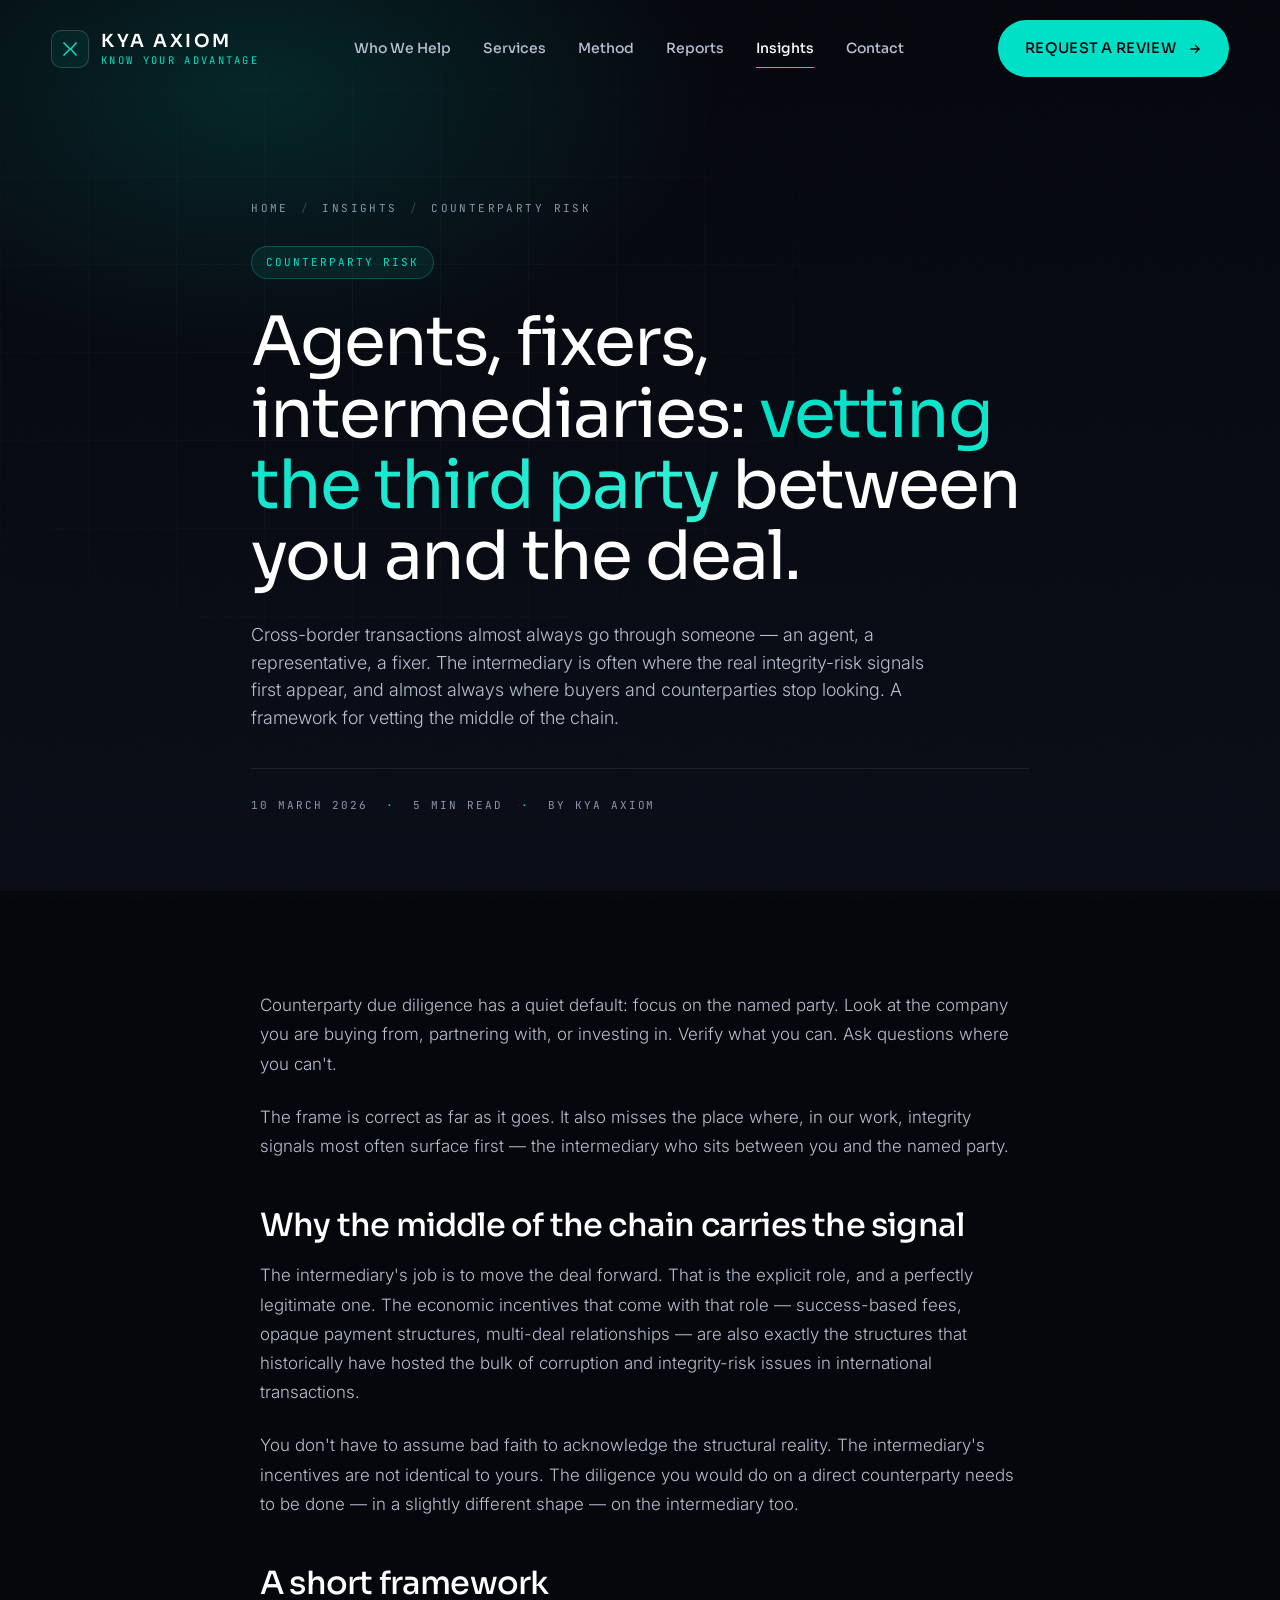
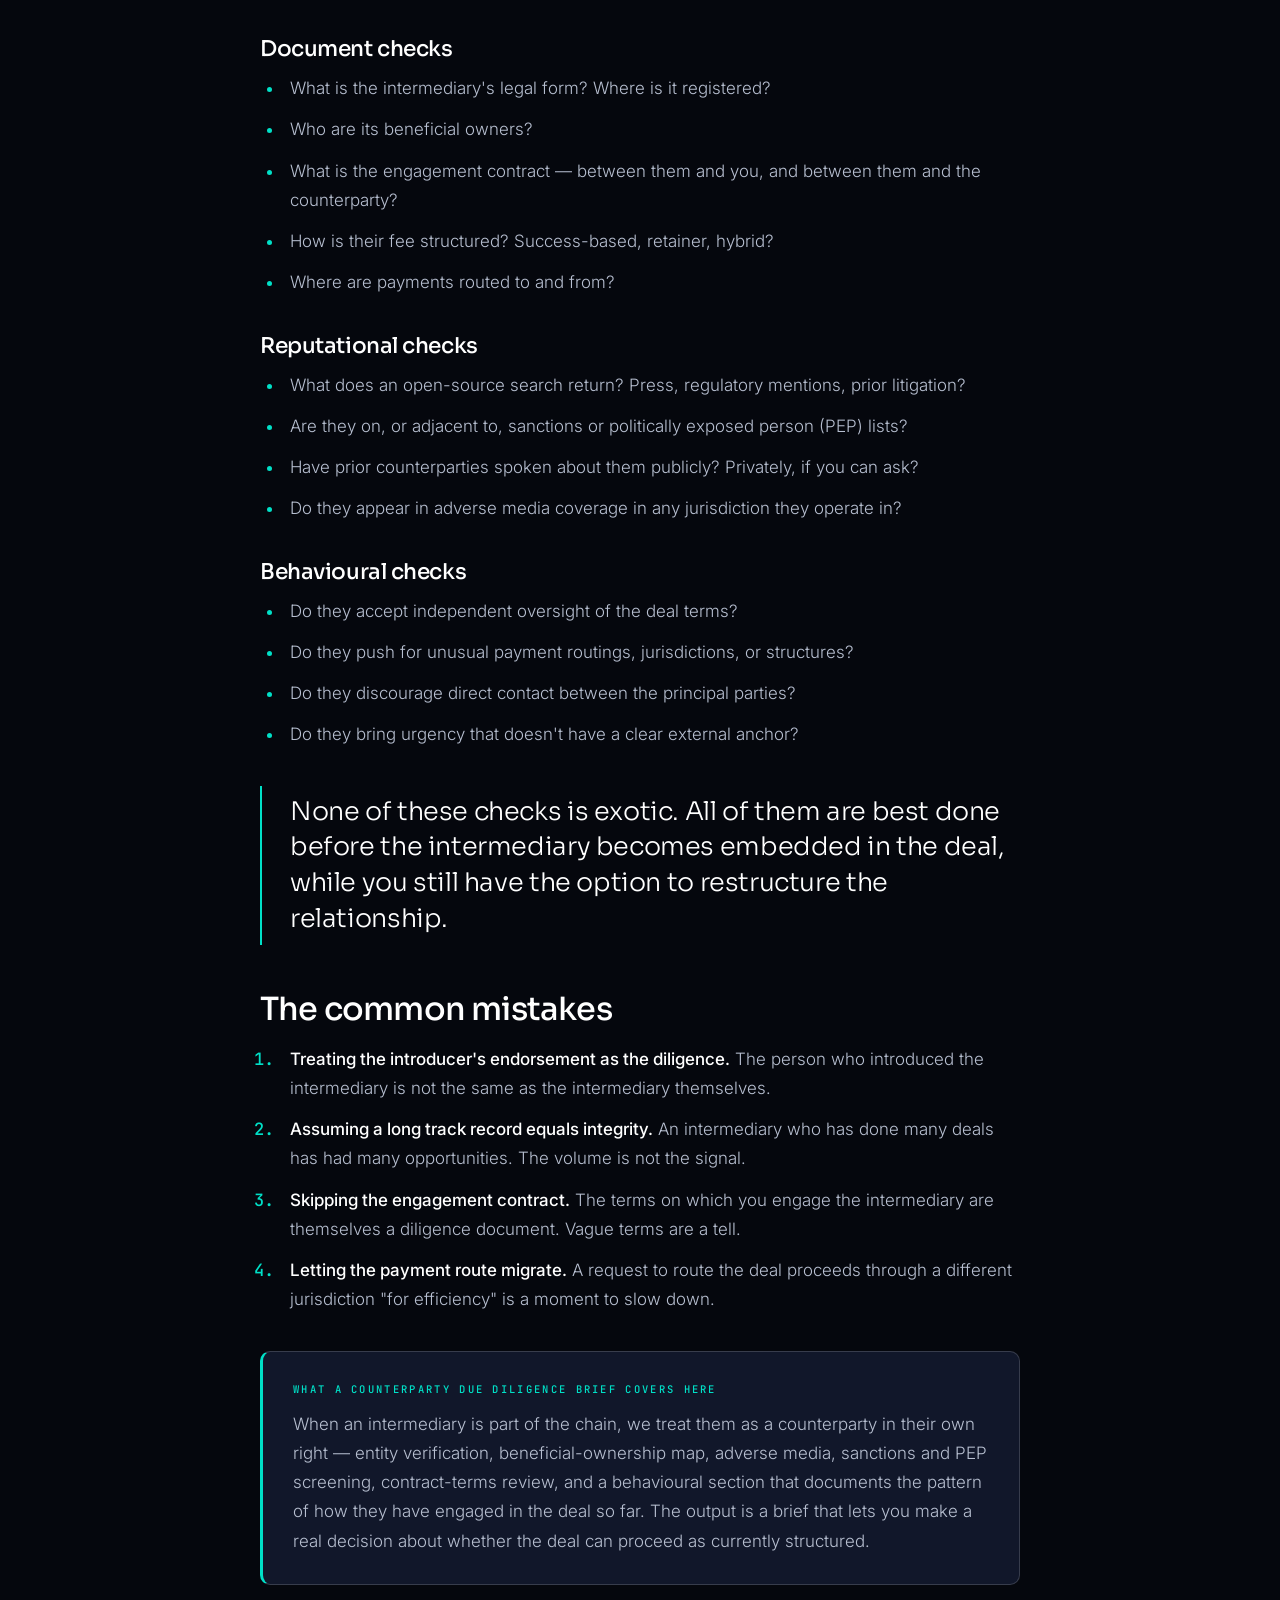
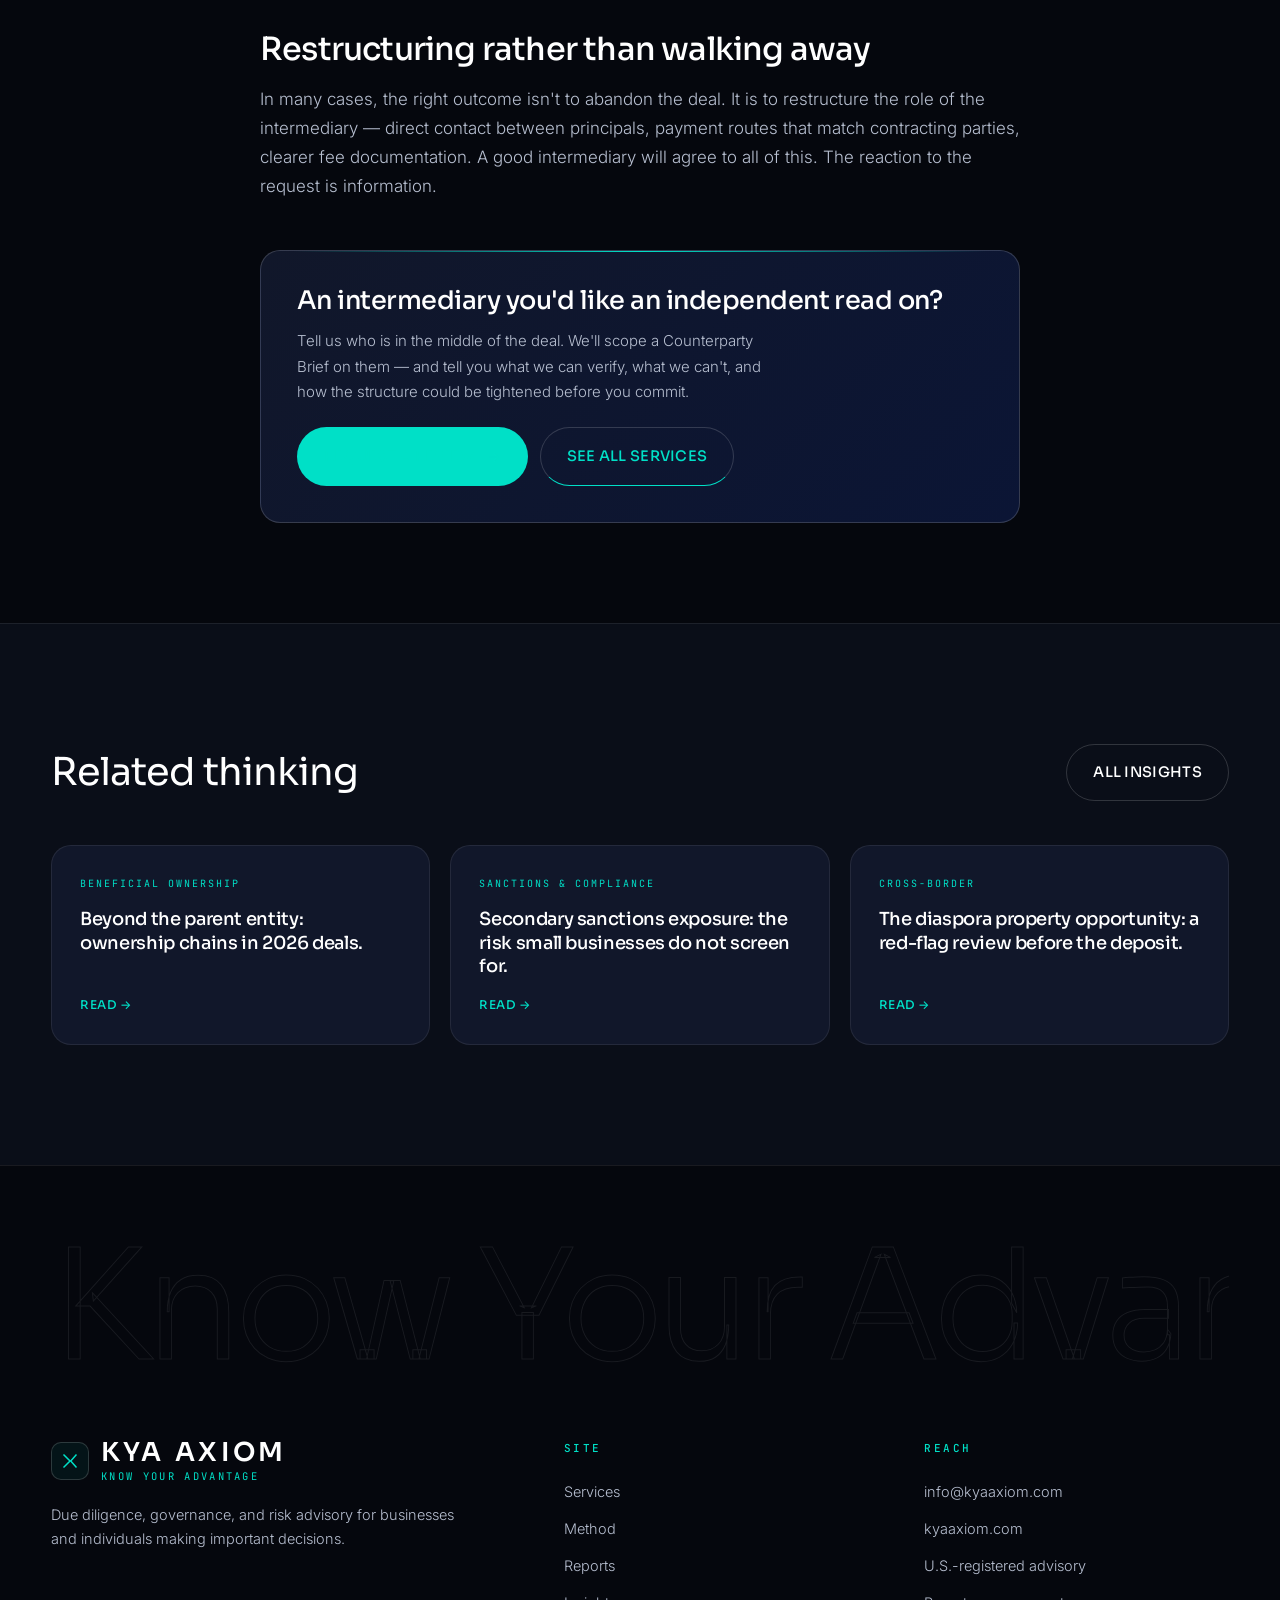
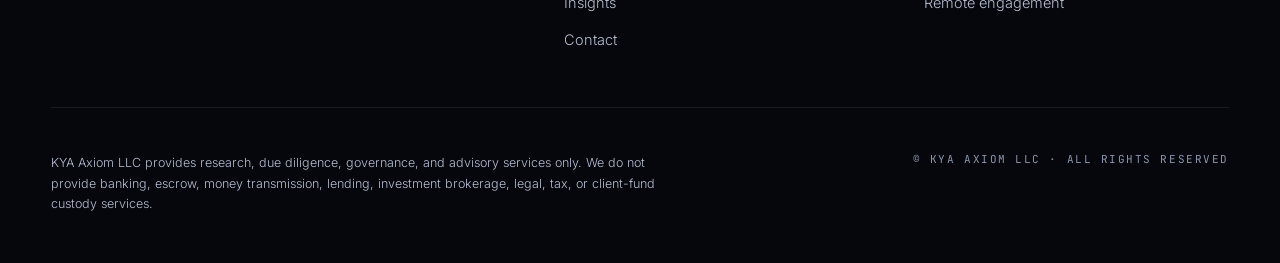
<file: agents-fixers-intermediaries.html>
<!DOCTYPE html>
<html lang="en">
<head>
<meta charset="UTF-8" />
<meta name="viewport" content="width=device-width, initial-scale=1, viewport-fit=cover" />
<meta name="color-scheme" content="dark" />
<meta name="theme-color" content="#05070D" />
<title>Vetting agents, fixers, and intermediaries — KYA Axiom</title>
<meta name="description" content="Cross-border deals almost always run through an intermediary. The intermediary often introduces more real exposure than the counterparty. A short framework." />
<meta name="robots" content="index, follow, max-image-preview:large, max-snippet:-1" />
<link rel="canonical" href="https://kyaaxiom.com/agents-fixers-intermediaries.html" />
<meta property="og:type" content="article" />
<meta property="og:title" content="Vetting agents, fixers, intermediaries" />
<meta property="og:description" content="Cross-border deals almost always run through an intermediary. The intermediary often introduces more real exposure than the counterparty. A short framework." />
<link rel="icon" type="image/svg+xml" href="data:image/svg+xml;utf8,<svg xmlns='http://www.w3.org/2000/svg' viewBox='0 0 64 64'><rect width='64' height='64' rx='12' fill='%2305070D'/><path d='M14 16 L32 32 L14 48 M50 16 L34 32 L50 48' stroke='%2300E0C7' stroke-width='3' fill='none' stroke-linecap='square'/></svg>" />
<link rel="preconnect" href="https://fonts.googleapis.com" />
<link rel="preconnect" href="https://fonts.gstatic.com" crossorigin />
<link href="https://fonts.googleapis.com/css2?family=Sora:wght@200;300;400;500;600;700&family=Inter:wght@300;400;500;600;700&family=JetBrains+Mono:wght@400;500&display=swap" rel="stylesheet" />
<script type="application/ld+json">
{"@context":"https://schema.org","@type":"Article","headline":"Vetting agents, fixers, intermediaries","datePublished":"2026-03-10","author":{"@type":"Organization","name":"KYA Axiom LLC"},"publisher":{"@type":"Organization","name":"KYA Axiom LLC"}}
</script>
<style>
:root{--ink:#05070D;--ink-2:#0A0E18;--ink-3:#11172A;--navy:#0B1535;--line:rgba(255,255,255,0.08);--line-2:rgba(255,255,255,0.16);--paper:#F5F7FA;--mute:#8B95AB;--mute-2:#B7BFD0;--aqua:#00E0C7;--aqua-2:#2FF0D7;--aqua-glow:rgba(0,224,199,.35);--alert:#FF6B6B;--warn:#FFB547;--sans:"Sora","Inter",system-ui,sans-serif;--body:"Inter",system-ui,sans-serif;--mono:"JetBrains Mono",ui-monospace,Menlo,monospace;--radius:20px;--radius-sm:10px;--maxw:1320px;--gutter:clamp(20px,4vw,56px);--ease:cubic-bezier(.2,.7,.2,1);}
*,*::before,*::after{box-sizing:border-box}
html{scroll-behavior:smooth;-webkit-text-size-adjust:100%}
@media(prefers-reduced-motion:reduce){html{scroll-behavior:auto}*,*::before,*::after{animation-duration:.001ms!important;transition-duration:.001ms!important}}
body{margin:0;background:var(--ink);color:#fff;font-family:var(--body);font-weight:400;font-size:16px;line-height:1.6;-webkit-font-smoothing:antialiased;text-rendering:optimizeLegibility;overflow-x:hidden}
img,svg{display:block;max-width:100%}
a{color:inherit;text-decoration:none}
button{font:inherit;cursor:pointer;border:0;background:transparent;color:inherit}
:focus-visible{outline:2px solid var(--aqua);outline-offset:3px;border-radius:4px}
body::before{content:"";position:fixed;inset:0;pointer-events:none;z-index:1;opacity:.04;mix-blend-mode:overlay;background-image:url("data:image/svg+xml;utf8,<svg xmlns='http://www.w3.org/2000/svg' width='240' height='240'><filter id='n'><feTurbulence type='fractalNoise' baseFrequency='0.9' numOctaves='2' stitchTiles='stitch'/></filter><rect width='100%25' height='100%25' filter='url(%23n)'/></svg>")}
.container{width:100%;max-width:var(--maxw);margin:0 auto;padding:0 var(--gutter)}
.eyebrow{font-family:var(--mono);font-size:12px;letter-spacing:.22em;text-transform:uppercase;color:var(--aqua);display:inline-flex;align-items:center;gap:12px;margin-bottom:22px}
.eyebrow::before{content:"";width:28px;height:1px;background:var(--aqua);display:inline-block}
h1,h2,h3,h4{font-family:var(--sans);font-weight:500;letter-spacing:-.025em;line-height:1.06;margin:0}
.btn{display:inline-flex;align-items:center;gap:12px;padding:16px 26px;border-radius:999px;font-family:var(--sans);font-weight:500;font-size:14.5px;letter-spacing:.02em;text-transform:uppercase;transition:transform .25s var(--ease),background .25s var(--ease),color .25s var(--ease),border-color .25s var(--ease),box-shadow .25s var(--ease);border:1px solid transparent;white-space:nowrap;position:relative}
.btn:hover{transform:translateY(-2px)}
.btn--primary{background:var(--aqua);color:var(--ink)}
.btn--primary:hover{background:var(--aqua-2);box-shadow:0 12px 32px -8px var(--aqua-glow)}
.btn--ghost{border-color:var(--line-2);color:#fff}
.btn--ghost:hover{border-color:var(--aqua);color:var(--aqua)}
.btn .arrow{transition:transform .25s var(--ease)}
.btn:hover .arrow{transform:translateX(4px)}
.nav{position:fixed;top:0;left:0;right:0;z-index:100;padding:20px 0;transition:background .35s var(--ease),border-color .35s var(--ease),padding .35s var(--ease);border-bottom:1px solid transparent}
.nav.scrolled{background:rgba(5,7,13,.78);backdrop-filter:saturate(140%) blur(16px);-webkit-backdrop-filter:saturate(140%) blur(16px);border-bottom-color:var(--line);padding:14px 0}
.nav__inner{display:flex;align-items:center;justify-content:space-between;gap:24px}
.brand{display:flex;align-items:center;gap:12px;z-index:110}
.brand__mark{width:38px;height:38px;border:1px solid var(--line-2);border-radius:10px;display:grid;place-items:center;background:rgba(0,224,199,.06)}
.brand__mark svg{width:18px;height:18px}
.brand__text{display:flex;flex-direction:column;line-height:1}
.brand__name{font-family:var(--sans);font-size:18px;letter-spacing:.14em;font-weight:600}
.brand__sub{font-family:var(--mono);font-size:10.5px;letter-spacing:.22em;color:var(--aqua);text-transform:uppercase;margin-top:5px}
.nav__links{display:flex;align-items:center;gap:32px}
.nav__links a{font-family:var(--sans);font-size:14px;font-weight:500;color:var(--mute-2);transition:color .2s var(--ease);position:relative}
.nav__links a:hover,.nav__links a.is-active{color:#fff}
.nav__links a::after{content:"";position:absolute;left:0;right:0;bottom:-8px;height:1px;background:var(--aqua);transform:scaleX(0);transform-origin:left;transition:transform .3s var(--ease)}
.nav__links a:hover::after,.nav__links a.is-active::after{transform:scaleX(1)}
.nav__cta{display:inline-flex}
.nav__burger{display:none;width:44px;height:44px;border-radius:999px;border:1px solid var(--line-2);align-items:center;justify-content:center;z-index:110}
.nav__burger span{position:relative;width:16px;height:1px;background:#fff;display:block}
.nav__burger span::before,.nav__burger span::after{content:"";position:absolute;left:0;width:16px;height:1px;background:#fff;transition:transform .3s var(--ease),top .3s var(--ease)}
.nav__burger span::before{top:-5px}
.nav__burger span::after{top:5px}
.nav.open .nav__burger span{background:transparent}
.nav.open .nav__burger span::before{top:0;transform:rotate(45deg)}
.nav.open .nav__burger span::after{top:0;transform:rotate(-45deg)}
.drawer{position:fixed;inset:0;background:var(--ink);z-index:105;display:flex;flex-direction:column;padding:110px var(--gutter) 40px;transform:translateY(-100%);transition:transform .45s var(--ease);visibility:hidden}
.nav.open + .drawer{transform:translateY(0);visibility:visible}
.drawer a{font-family:var(--sans);font-size:32px;padding:16px 0;border-bottom:1px solid var(--line);font-weight:400;letter-spacing:-.02em}
.drawer a:last-of-type{border-bottom:0}
.drawer .btn{margin-top:28px;align-self:flex-start}
.drawer__meta{margin-top:auto;font-family:var(--mono);font-size:11px;letter-spacing:.2em;color:var(--aqua);text-transform:uppercase}

/* article hero */
.art-hero{position:relative;padding:clamp(140px,16vw,200px) 0 clamp(50px,6vw,80px);overflow:hidden;background:radial-gradient(60% 50% at 20% 10%,rgba(0,224,199,.14) 0%,transparent 60%),linear-gradient(180deg,var(--ink) 0%,var(--ink-2) 100%)}
.art-hero__grid{position:absolute;inset:0;pointer-events:none;background-image:linear-gradient(to right,var(--line) 1px,transparent 1px),linear-gradient(to bottom,var(--line) 1px,transparent 1px);background-size:88px 88px;mask-image:radial-gradient(60% 60% at 30% 40%,black,transparent 80%);-webkit-mask-image:radial-gradient(60% 60% at 30% 40%,black,transparent 80%);opacity:.45}
.art-hero__inner{position:relative;max-width:880px}
.crumbs{display:flex;align-items:center;gap:12px;margin-bottom:28px;font-family:var(--mono);font-size:11px;letter-spacing:.22em;text-transform:uppercase;color:var(--mute)}
.crumbs a{color:var(--mute);transition:color .2s var(--ease)}
.crumbs a:hover{color:var(--aqua)}
.crumbs .sep{color:rgba(255,255,255,.2)}
.art-hero__badge{display:inline-flex;align-items:center;gap:8px;padding:7px 14px;border-radius:999px;background:rgba(0,224,199,.08);border:1px solid rgba(0,224,199,.25);font-family:var(--mono);font-size:11px;letter-spacing:.18em;text-transform:uppercase;color:var(--aqua);margin-bottom:28px}
.art-hero h1{font-size:clamp(36px,5.5vw,68px);font-weight:400;letter-spacing:-.03em;line-height:1.05;margin-bottom:28px}
.art-hero h1 .accent{background:linear-gradient(120deg,var(--aqua) 0%,var(--aqua-2) 100%);-webkit-background-clip:text;background-clip:text;-webkit-text-fill-color:transparent}
.art-hero__lead{font-size:clamp(17px,1.4vw,20px);line-height:1.55;color:var(--mute-2);max-width:64ch;font-weight:300;margin:0}
.art-hero__meta{display:flex;align-items:center;gap:18px;flex-wrap:wrap;margin-top:36px;padding-top:28px;border-top:1px solid var(--line);font-family:var(--mono);font-size:11px;letter-spacing:.18em;text-transform:uppercase;color:var(--mute)}
.art-hero__meta .dot{color:var(--aqua)}

/* prose */
.art-body{padding:clamp(60px,8vw,100px) 0 clamp(60px,8vw,100px);background:var(--ink)}
.art-prose{max-width:760px;margin:0 auto;font-size:17px;line-height:1.72;color:var(--mute-2);font-weight:300}
.art-prose p{margin:0 0 24px}
.art-prose h2{font-size:clamp(24px,2.6vw,32px);color:#fff;margin:48px 0 18px;font-weight:500;letter-spacing:-.025em}
.art-prose h3{font-size:clamp(19px,1.7vw,22px);color:#fff;margin:36px 0 14px;font-weight:500;letter-spacing:-.02em}
.art-prose strong{color:#fff;font-weight:500}
.art-prose ul,.art-prose ol{padding-left:24px;margin:0 0 24px}
.art-prose li{margin-bottom:12px;padding-left:6px}
.art-prose ul li::marker{color:var(--aqua)}
.art-prose ol li::marker{color:var(--aqua);font-family:var(--mono);font-weight:500}
.art-prose a{color:var(--aqua);border-bottom:1px solid var(--aqua);transition:opacity .2s var(--ease)}
.art-prose a:hover{opacity:.7}
.art-prose blockquote{margin:36px 0;padding:8px 0 8px 28px;border-left:2px solid var(--aqua);font-family:var(--sans);font-weight:300;font-size:clamp(20px,2vw,26px);color:#fff;letter-spacing:-.015em;line-height:1.4}
.callout{margin:36px 0;padding:28px 30px;background:var(--ink-3);border:1px solid var(--line-2);border-left:3px solid var(--aqua);border-radius:var(--radius-sm)}
.callout strong{display:block;font-family:var(--mono);font-size:10.5px;font-weight:500;letter-spacing:.22em;text-transform:uppercase;color:var(--aqua);margin-bottom:12px}
.callout p:last-child{margin-bottom:0}
.callout--alert{border-left-color:var(--warn)}
.callout--alert strong{color:var(--warn)}

/* inline cta */
.art-cta{margin:48px 0 0;padding:36px 36px;background:linear-gradient(135deg,var(--ink-3) 0%,var(--navy) 100%);border:1px solid var(--line-2);border-radius:var(--radius);text-align:left;position:relative;overflow:hidden}
.art-cta::before{content:"";position:absolute;top:0;left:32px;right:32px;height:1px;background:linear-gradient(90deg,transparent,var(--aqua),transparent)}
.art-cta h3{font-size:clamp(22px,2vw,28px);color:#fff;margin:0 0 14px;letter-spacing:-.02em}
.art-cta p{color:var(--mute-2);margin:0 0 22px;font-size:15px;font-weight:300;max-width:54ch}
.art-cta__row{display:flex;gap:12px;flex-wrap:wrap}

/* related */
.related{background:var(--ink-2);padding:clamp(80px,10vw,120px) 0;border-top:1px solid var(--line)}
.related__head{display:flex;align-items:center;justify-content:space-between;gap:20px;margin-bottom:44px;flex-wrap:wrap}
.related h2{font-size:clamp(28px,3vw,40px);color:#fff;letter-spacing:-.025em;font-weight:400}
.related__grid{display:grid;grid-template-columns:repeat(3,1fr);gap:20px}
.rel-card{position:relative;background:var(--ink-3);border:1px solid var(--line);border-radius:var(--radius);padding:30px 28px;transition:transform .35s var(--ease),border-color .35s var(--ease),box-shadow .35s var(--ease);display:flex;flex-direction:column;gap:16px}
.rel-card:hover{transform:translateY(-4px);border-color:rgba(0,224,199,.3);box-shadow:0 20px 50px -20px rgba(0,224,199,.18)}
.rel-card__badge{font-family:var(--mono);font-size:10px;letter-spacing:.2em;text-transform:uppercase;color:var(--aqua)}
.rel-card__title{font-family:var(--sans);font-size:18px;line-height:1.3;font-weight:500;letter-spacing:-.02em;color:#fff;margin:0}
.rel-card__title a{color:inherit}
.rel-card__title a::after{content:"";position:absolute;inset:0;z-index:1;border-radius:var(--radius)}
.rel-card__more{font-family:var(--sans);font-size:12px;font-weight:500;letter-spacing:.04em;text-transform:uppercase;color:var(--aqua);margin-top:auto;display:inline-flex;align-items:center;gap:8px}

/* footer */
.footer{background:var(--ink);border-top:1px solid var(--line);padding:72px 0 36px;position:relative;overflow:hidden}
.footer__bigtype{font-family:var(--sans);font-size:clamp(60px,12vw,180px);line-height:.9;font-weight:300;letter-spacing:-.05em;color:transparent;-webkit-text-stroke:1px rgba(255,255,255,.08);margin-bottom:64px;white-space:nowrap;overflow:hidden}
.footer__top{display:grid;grid-template-columns:1.5fr 1fr 1fr;gap:56px;padding-bottom:56px;border-bottom:1px solid var(--line)}
.footer__brand .brand__name{font-size:26px}
.footer__brand p{color:var(--mute-2);margin-top:22px;max-width:48ch;font-size:14.5px;font-weight:300}
.footer__col h5{font-family:var(--mono);font-size:11px;letter-spacing:.22em;text-transform:uppercase;color:var(--aqua);margin:0 0 22px;font-weight:500}
.footer__col ul{list-style:none;padding:0;margin:0;display:flex;flex-direction:column;gap:14px}
.footer__col a,.footer__col li{color:var(--mute-2);font-size:14.5px;transition:color .2s var(--ease);font-weight:300}
.footer__col a:hover{color:var(--aqua)}
.footer__bottom{display:flex;justify-content:space-between;gap:24px;padding-top:32px;flex-wrap:wrap}
.footer__legal{font-size:12.5px;color:var(--mute-2);max-width:80ch;line-height:1.65;font-weight:300}
.footer__copy{font-family:var(--mono);font-size:11px;letter-spacing:.14em;color:var(--mute);text-transform:uppercase;white-space:nowrap}

@media(max-width:1024px){.related__grid{grid-template-columns:1fr 1fr}.footer__top{grid-template-columns:1fr 1fr}.footer__brand{grid-column:1 / -1}}
@media(max-width:720px){.nav__links,.nav__cta{display:none}.nav__burger{display:inline-flex}.related__grid{grid-template-columns:1fr}.footer__top{grid-template-columns:1fr;gap:36px}.footer__bigtype{font-size:80px;margin-bottom:40px}.art-cta{padding:28px 22px}.art-prose blockquote{padding-left:22px;margin:28px 0}.callout{padding:24px 22px;margin:28px 0}}
.skip{position:absolute;left:-9999px;top:8px;background:var(--aqua);color:var(--ink);padding:8px 14px;border-radius:var(--radius-sm);z-index:1000;font-size:13px;font-weight:500}
.skip:focus{left:12px}
</style>
</head>
<body>

<a href="#main" class="skip">Skip to content</a>

<header class="nav" id="nav">
  <div class="container nav__inner">
    <a href="index.html" class="brand" aria-label="KYA Axiom home">
      <span class="brand__mark" aria-hidden="true"><svg viewBox="0 0 24 24" fill="none" stroke="#00E0C7" stroke-width="2" stroke-linecap="square"><path d="M4 4 L12 12 L4 20 M20 4 L13 12 L20 20"/></svg></span>
      <span class="brand__text"><span class="brand__name">KYA AXIOM</span><span class="brand__sub">Know Your Advantage</span></span>
    </a>
    <nav class="nav__links" aria-label="Primary">
      <a href="index.html#who">Who We Help</a>
      <a href="index.html#services">Services</a>
      <a href="index.html#method">Method</a>
      <a href="index.html#reports">Reports</a>
      <a href="insights.html" class="is-active">Insights</a>
      <a href="index.html#contact">Contact</a>
    </nav>
    <a href="index.html#contact" class="btn btn--primary nav__cta">Request a Review<svg class="arrow" width="14" height="14" viewBox="0 0 24 24" fill="none" stroke="currentColor" stroke-width="2.2" stroke-linecap="square"><path d="M5 12h14M13 6l6 6-6 6"/></svg></a>
    <button class="nav__burger" id="burger" aria-label="Open menu" aria-expanded="false" aria-controls="drawer"><span></span></button>
  </div>
</header>

<div class="drawer" id="drawer" aria-hidden="true">
  <a href="index.html#who">Who We Help</a>
  <a href="index.html#services">Services</a>
  <a href="index.html#method">Method</a>
  <a href="index.html#reports">Reports</a>
  <a href="insights.html">Insights</a>
  <a href="index.html#contact">Contact</a>
  <a href="index.html#contact" class="btn btn--primary">Request a Review</a>
  <div class="drawer__meta">info@kyaaxiom.com</div>
</div>

<main id="main">

  <article>
    <section class="art-hero">
      <div class="art-hero__grid" aria-hidden="true"></div>
      <div class="container art-hero__inner">
        <nav class="crumbs" aria-label="Breadcrumb">
          <a href="index.html">Home</a><span class="sep">/</span>
          <a href="insights.html">Insights</a><span class="sep">/</span>
          <span>Counterparty Risk</span>
        </nav>
        <span class="art-hero__badge">Counterparty Risk</span>
        <h1>Agents, fixers, intermediaries: <span class="accent">vetting the third party</span> between you and the deal.</h1>
        <p class="art-hero__lead">Cross-border transactions almost always go through someone — an agent, a representative, a fixer. The intermediary is often where the real integrity-risk signals first appear, and almost always where buyers and counterparties stop looking. A framework for vetting the middle of the chain.</p>
        <div class="art-hero__meta">
          <span>10 March 2026</span><span class="dot">·</span><span>5 min read</span><span class="dot">·</span><span>By KYA Axiom</span>
        </div>
      </div>
    </section>

    <section class="art-body">
      <div class="container">
        <div class="art-prose">

<p>Counterparty due diligence has a quiet default: focus on the named party. Look at the company you are buying from, partnering with, or investing in. Verify what you can. Ask questions where you can't.</p>

<p>The frame is correct as far as it goes. It also misses the place where, in our work, integrity signals most often surface first — the intermediary who sits between you and the named party.</p>

<h2>Why the middle of the chain carries the signal</h2>

<p>The intermediary's job is to move the deal forward. That is the explicit role, and a perfectly legitimate one. The economic incentives that come with that role — success-based fees, opaque payment structures, multi-deal relationships — are also exactly the structures that historically have hosted the bulk of corruption and integrity-risk issues in international transactions.</p>

<p>You don't have to assume bad faith to acknowledge the structural reality. The intermediary's incentives are not identical to yours. The diligence you would do on a direct counterparty needs to be done — in a slightly different shape — on the intermediary too.</p>

<h2>A short framework</h2>

<h3>Document checks</h3>

<ul>
<li>What is the intermediary's legal form? Where is it registered?</li>
<li>Who are its beneficial owners?</li>
<li>What is the engagement contract — between them and you, and between them and the counterparty?</li>
<li>How is their fee structured? Success-based, retainer, hybrid?</li>
<li>Where are payments routed to and from?</li>
</ul>

<h3>Reputational checks</h3>

<ul>
<li>What does an open-source search return? Press, regulatory mentions, prior litigation?</li>
<li>Are they on, or adjacent to, sanctions or politically exposed person (PEP) lists?</li>
<li>Have prior counterparties spoken about them publicly? Privately, if you can ask?</li>
<li>Do they appear in adverse media coverage in any jurisdiction they operate in?</li>
</ul>

<h3>Behavioural checks</h3>

<ul>
<li>Do they accept independent oversight of the deal terms?</li>
<li>Do they push for unusual payment routings, jurisdictions, or structures?</li>
<li>Do they discourage direct contact between the principal parties?</li>
<li>Do they bring urgency that doesn't have a clear external anchor?</li>
</ul>

<blockquote>None of these checks is exotic. All of them are best done before the intermediary becomes embedded in the deal, while you still have the option to restructure the relationship.</blockquote>

<h2>The common mistakes</h2>

<ol>
<li><strong>Treating the introducer's endorsement as the diligence.</strong> The person who introduced the intermediary is not the same as the intermediary themselves.</li>
<li><strong>Assuming a long track record equals integrity.</strong> An intermediary who has done many deals has had many opportunities. The volume is not the signal.</li>
<li><strong>Skipping the engagement contract.</strong> The terms on which you engage the intermediary are themselves a diligence document. Vague terms are a tell.</li>
<li><strong>Letting the payment route migrate.</strong> A request to route the deal proceeds through a different jurisdiction "for efficiency" is a moment to slow down.</li>
</ol>

<div class="callout">
<strong>What a Counterparty Due Diligence Brief covers here</strong>
<p>When an intermediary is part of the chain, we treat them as a counterparty in their own right — entity verification, beneficial-ownership map, adverse media, sanctions and PEP screening, contract-terms review, and a behavioural section that documents the pattern of how they have engaged in the deal so far. The output is a brief that lets you make a real decision about whether the deal can proceed as currently structured.</p>
</div>

<h2>Restructuring rather than walking away</h2>

<p>In many cases, the right outcome isn't to abandon the deal. It is to restructure the role of the intermediary — direct contact between principals, payment routes that match contracting parties, clearer fee documentation. A good intermediary will agree to all of this. The reaction to the request is information.</p>

<div class="art-cta">
<h3>An intermediary you'd like an independent read on?</h3>
<p>Tell us who is in the middle of the deal. We'll scope a Counterparty Brief on them — and tell you what we can verify, what we can't, and how the structure could be tightened before you commit.</p>
<div class="art-cta__row">
<a href="index.html#contact" class="btn btn--primary">Request a Review<svg class="arrow" width="14" height="14" viewBox="0 0 24 24" fill="none" stroke="currentColor" stroke-width="2.2" stroke-linecap="square"><path d="M5 12h14M13 6l6 6-6 6"/></svg></a>
<a href="index.html#services" class="btn btn--ghost">See all services</a>
</div>
</div>

        </div>
      </div>
    </section>

    <section class="related">
      <div class="container">
        <div class="related__head">
          <h2>Related thinking</h2>
          <a href="insights.html" class="btn btn--ghost">All insights</a>
        </div>
        <div class="related__grid">
          <div class="rel-card">
            <span class="rel-card__badge">Beneficial Ownership</span>
            <h3 class="rel-card__title"><a href="ownership-chains-2026.html">Beyond the parent entity: ownership chains in 2026 deals.</a></h3>
            <span class="rel-card__more">Read →</span>
          </div>
          <div class="rel-card">
            <span class="rel-card__badge">Sanctions &amp; Compliance</span>
            <h3 class="rel-card__title"><a href="secondary-sanctions-smb.html">Secondary sanctions exposure: the risk small businesses do not screen for.</a></h3>
            <span class="rel-card__more">Read →</span>
          </div>
          <div class="rel-card">
            <span class="rel-card__badge">Cross-Border</span>
            <h3 class="rel-card__title"><a href="diaspora-property-review.html">The diaspora property opportunity: a red-flag review before the deposit.</a></h3>
            <span class="rel-card__more">Read →</span>
          </div>
        </div>
      </div>
    </section>
  </article>

</main>

<footer class="footer">
  <div class="container">
    <div class="footer__bigtype" aria-hidden="true">Know Your Advantage</div>
    <div class="footer__top">
      <div class="footer__brand">
        <div class="brand">
          <span class="brand__mark" aria-hidden="true"><svg viewBox="0 0 24 24" fill="none" stroke="#00E0C7" stroke-width="2" stroke-linecap="square"><path d="M4 4 L12 12 L4 20 M20 4 L13 12 L20 20"/></svg></span>
          <span class="brand__text"><span class="brand__name">KYA AXIOM</span><span class="brand__sub">Know Your Advantage</span></span>
        </div>
        <p>Due diligence, governance, and risk advisory for businesses and individuals making important decisions.</p>
      </div>
      <div class="footer__col"><h5>Site</h5><ul>
        <li><a href="index.html#services">Services</a></li>
        <li><a href="index.html#method">Method</a></li>
        <li><a href="index.html#reports">Reports</a></li>
        <li><a href="insights.html">Insights</a></li>
        <li><a href="index.html#contact">Contact</a></li>
      </ul></div>
      <div class="footer__col"><h5>Reach</h5><ul>
        <li><a href="mailto:info@kyaaxiom.com">info@kyaaxiom.com</a></li>
        <li>kyaaxiom.com</li>
        <li>U.S.-registered advisory</li>
        <li>Remote engagement</li>
      </ul></div>
    </div>
    <div class="footer__bottom">
      <p class="footer__legal">KYA Axiom LLC provides research, due diligence, governance, and advisory services only. We do not provide banking, escrow, money transmission, lending, investment brokerage, legal, tax, or client-fund custody services.</p>
      <p class="footer__copy">© KYA Axiom LLC · All rights reserved</p>
    </div>
  </div>
</footer>

<script>
(function(){
  var nav=document.getElementById('nav');
  function s(){nav.classList.toggle('scrolled',(window.scrollY||0)>24)}
  window.addEventListener('scroll',s,{passive:true});s();
  var b=document.getElementById('burger'),d=document.getElementById('drawer');
  function o(open){nav.classList.toggle('open',open);b.setAttribute('aria-expanded',open?'true':'false');d.setAttribute('aria-hidden',open?'false':'true');document.body.style.overflow=open?'hidden':''}
  b.addEventListener('click',function(){o(!nav.classList.contains('open'))});
  d.querySelectorAll('a').forEach(function(a){a.addEventListener('click',function(){o(false)})});
  document.addEventListener('keydown',function(e){if(e.key==='Escape'&&nav.classList.contains('open'))o(false)});
})();
</script>
</body>
</html>
</file>
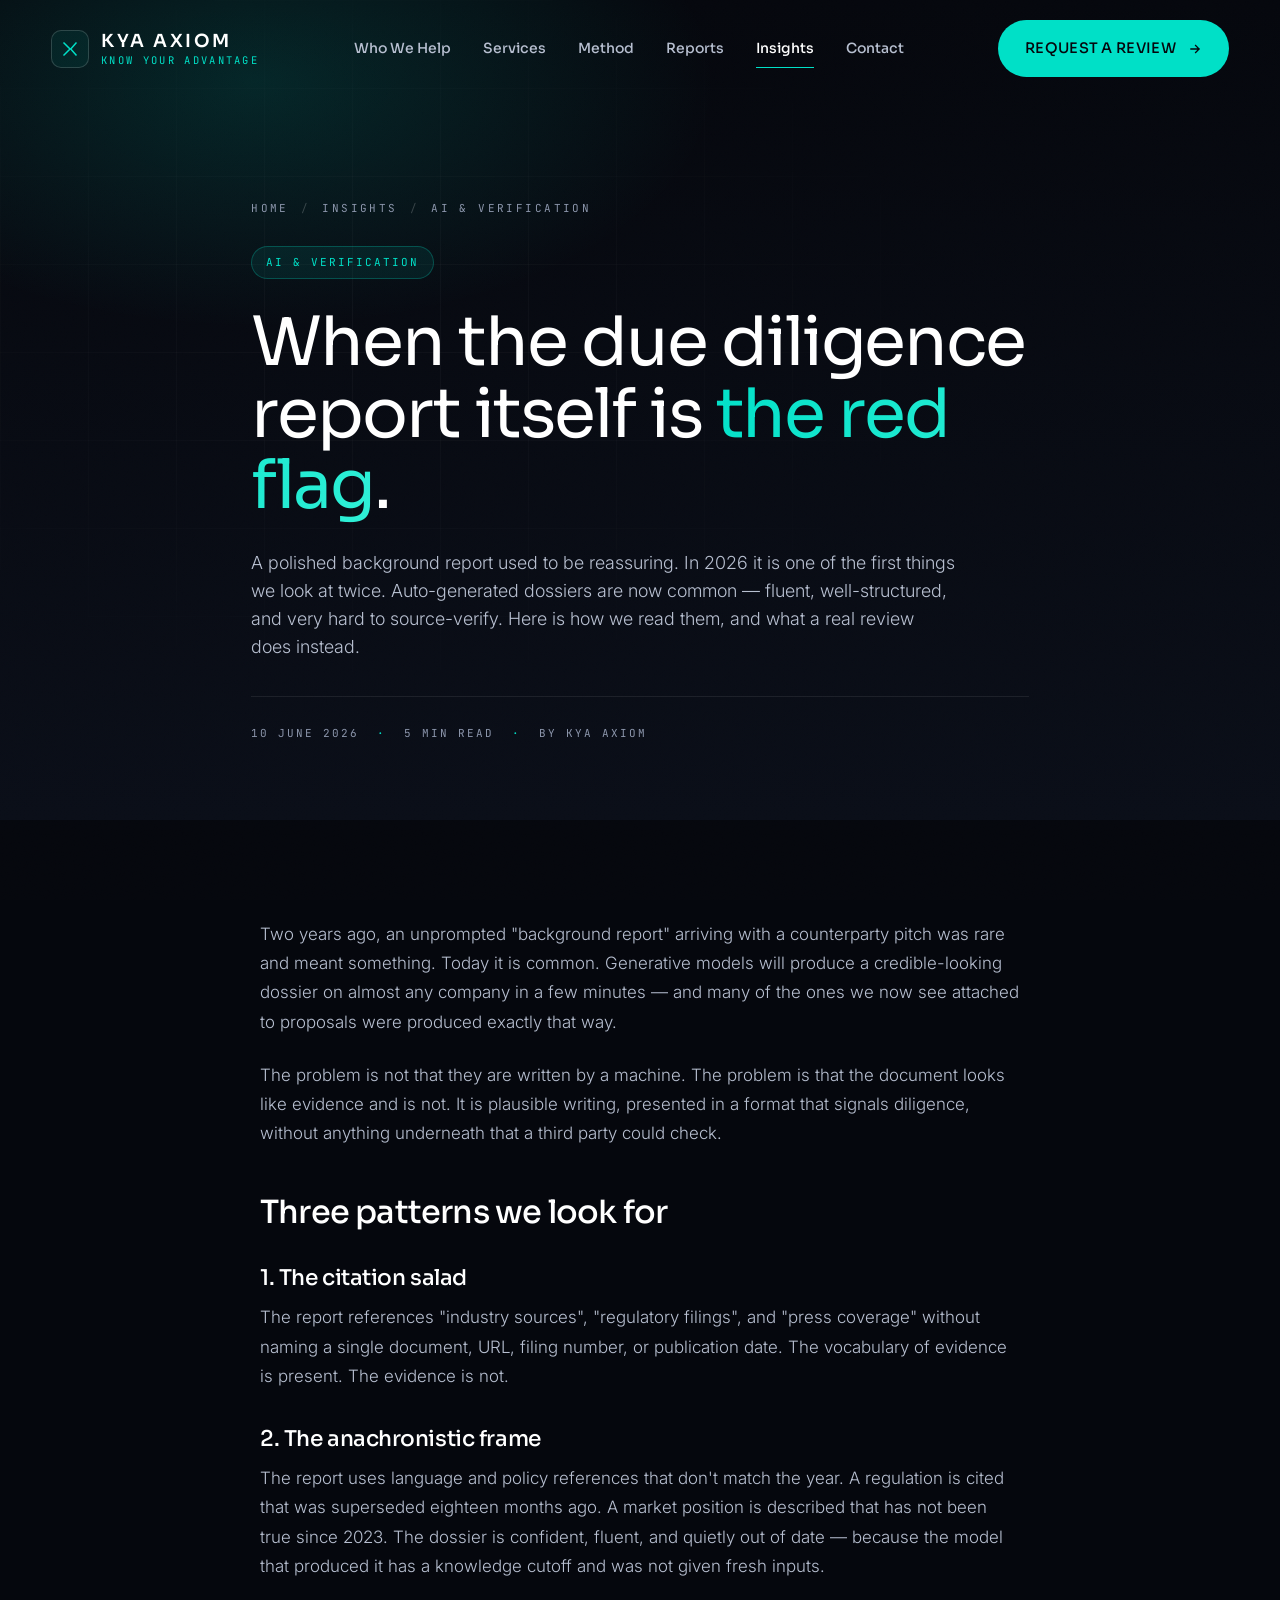
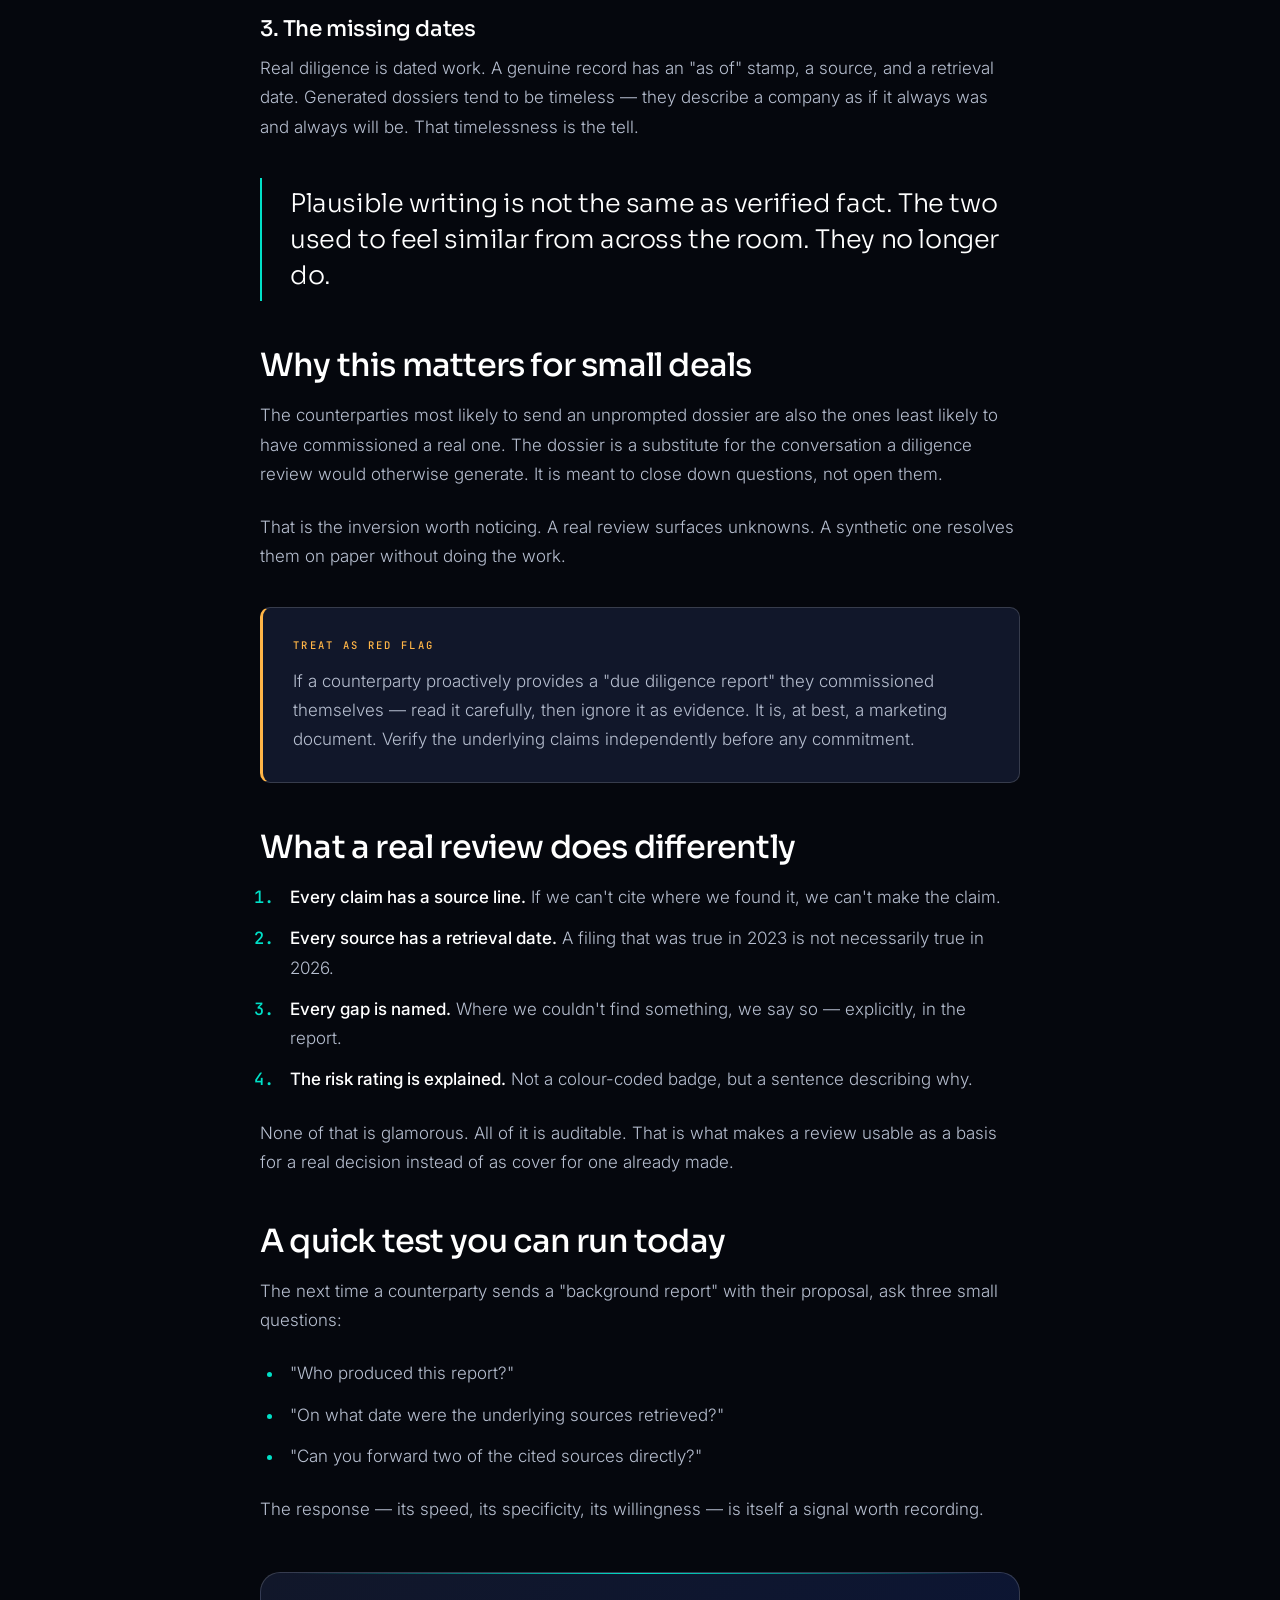
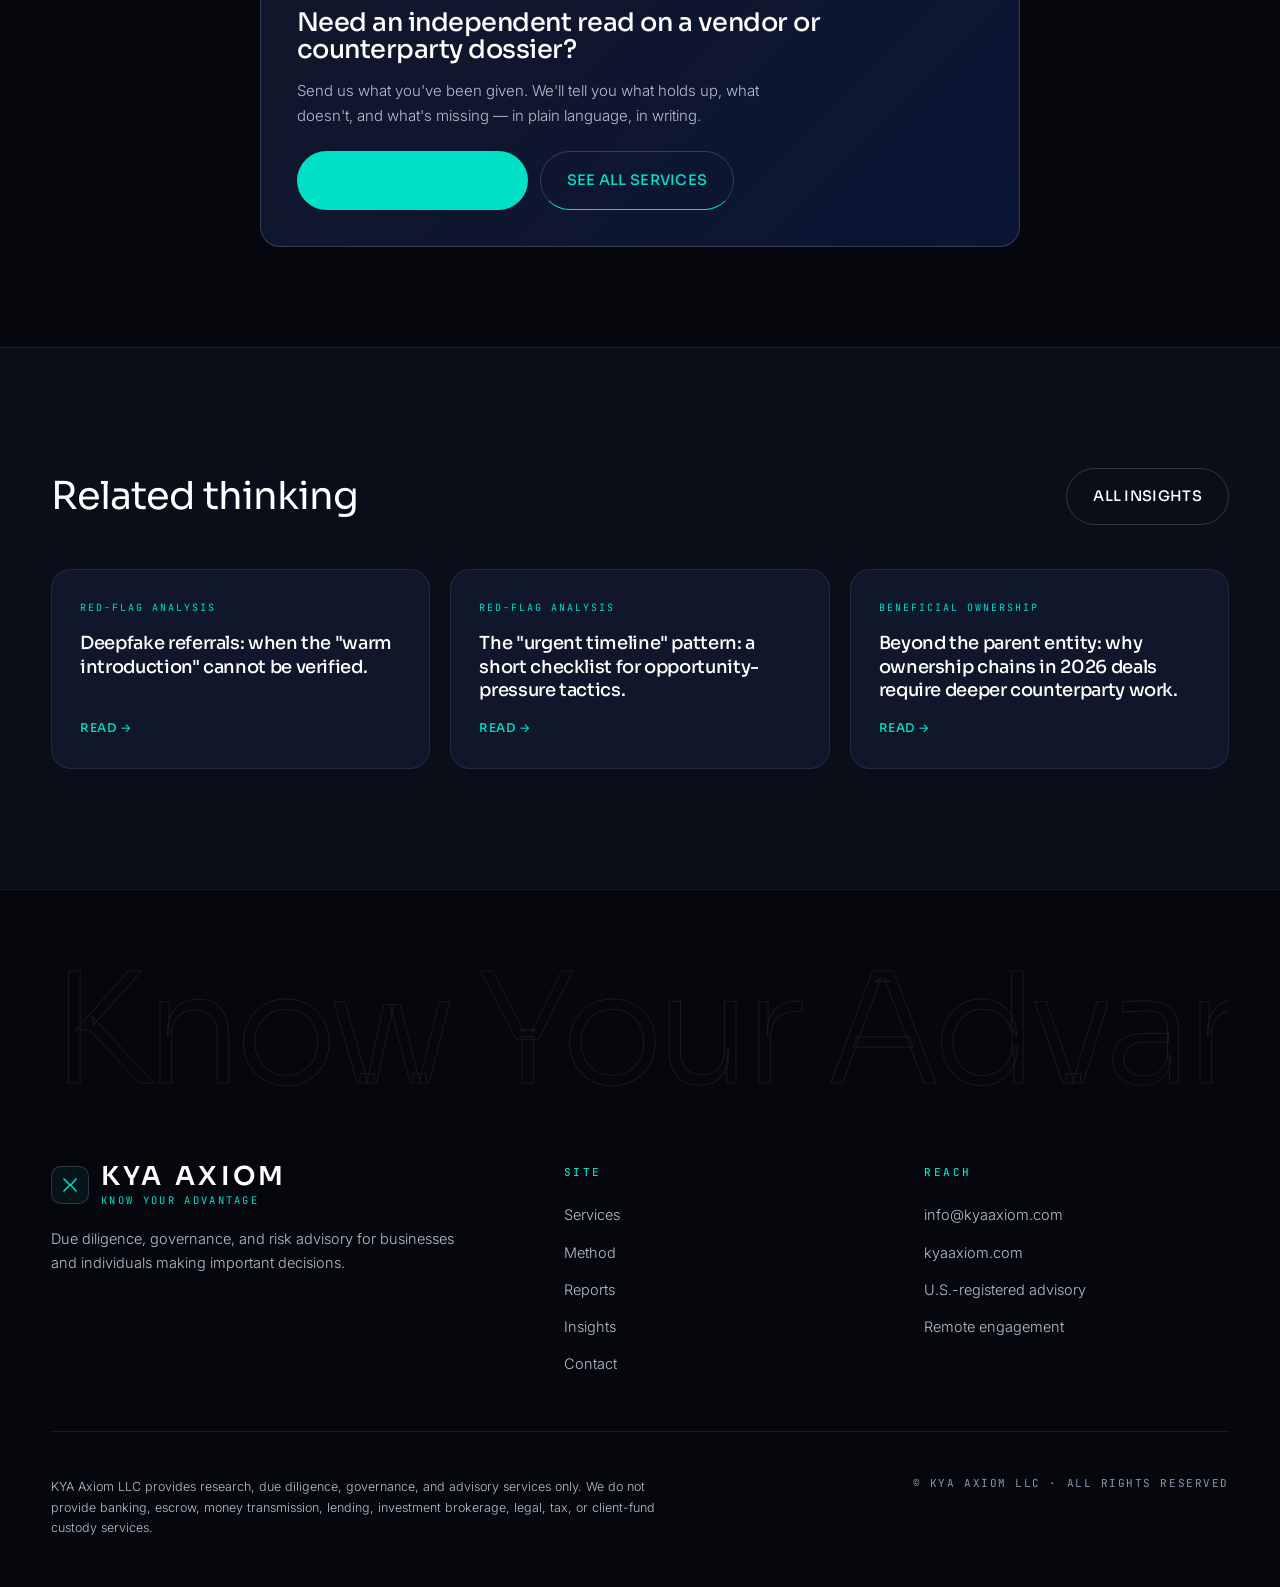
<file: ai-generated-dd-reports.html>
<!DOCTYPE html>
<html lang="en">
<head>
<meta charset="UTF-8" />
<meta name="viewport" content="width=device-width, initial-scale=1, viewport-fit=cover" />
<meta name="color-scheme" content="dark" />
<meta name="theme-color" content="#05070D" />
<title>When the due diligence report itself is the red flag — KYA Axiom</title>
<meta name="description" content="Vendors and counterparties are now arriving with polished, AI-generated background reports. Three patterns we look for, and what a real review does instead." />
<meta name="robots" content="index, follow, max-image-preview:large, max-snippet:-1" />
<link rel="canonical" href="https://kyaaxiom.com/ai-generated-dd-reports.html" />
<meta property="og:type" content="article" />
<meta property="og:title" content="When the due diligence report itself is the red flag" />
<meta property="og:description" content="Vendors and counterparties are now arriving with polished, AI-generated background reports. Three patterns we look for, and what a real review does instead." />
<link rel="icon" type="image/svg+xml" href="data:image/svg+xml;utf8,<svg xmlns='http://www.w3.org/2000/svg' viewBox='0 0 64 64'><rect width='64' height='64' rx='12' fill='%2305070D'/><path d='M14 16 L32 32 L14 48 M50 16 L34 32 L50 48' stroke='%2300E0C7' stroke-width='3' fill='none' stroke-linecap='square'/></svg>" />
<link rel="preconnect" href="https://fonts.googleapis.com" />
<link rel="preconnect" href="https://fonts.gstatic.com" crossorigin />
<link href="https://fonts.googleapis.com/css2?family=Sora:wght@200;300;400;500;600;700&family=Inter:wght@300;400;500;600;700&family=JetBrains+Mono:wght@400;500&display=swap" rel="stylesheet" />
<script type="application/ld+json">
{"@context":"https://schema.org","@type":"Article","headline":"When the due diligence report itself is the red flag","datePublished":"2026-06-10","author":{"@type":"Organization","name":"KYA Axiom LLC"},"publisher":{"@type":"Organization","name":"KYA Axiom LLC"}}
</script>
<style>
:root{--ink:#05070D;--ink-2:#0A0E18;--ink-3:#11172A;--navy:#0B1535;--line:rgba(255,255,255,0.08);--line-2:rgba(255,255,255,0.16);--paper:#F5F7FA;--mute:#8B95AB;--mute-2:#B7BFD0;--aqua:#00E0C7;--aqua-2:#2FF0D7;--aqua-glow:rgba(0,224,199,.35);--alert:#FF6B6B;--warn:#FFB547;--sans:"Sora","Inter",system-ui,sans-serif;--body:"Inter",system-ui,sans-serif;--mono:"JetBrains Mono",ui-monospace,Menlo,monospace;--radius:20px;--radius-sm:10px;--maxw:1320px;--gutter:clamp(20px,4vw,56px);--ease:cubic-bezier(.2,.7,.2,1);}
*,*::before,*::after{box-sizing:border-box}
html{scroll-behavior:smooth;-webkit-text-size-adjust:100%}
@media(prefers-reduced-motion:reduce){html{scroll-behavior:auto}*,*::before,*::after{animation-duration:.001ms!important;transition-duration:.001ms!important}}
body{margin:0;background:var(--ink);color:#fff;font-family:var(--body);font-weight:400;font-size:16px;line-height:1.6;-webkit-font-smoothing:antialiased;text-rendering:optimizeLegibility;overflow-x:hidden}
img,svg{display:block;max-width:100%}
a{color:inherit;text-decoration:none}
button{font:inherit;cursor:pointer;border:0;background:transparent;color:inherit}
:focus-visible{outline:2px solid var(--aqua);outline-offset:3px;border-radius:4px}
body::before{content:"";position:fixed;inset:0;pointer-events:none;z-index:1;opacity:.04;mix-blend-mode:overlay;background-image:url("data:image/svg+xml;utf8,<svg xmlns='http://www.w3.org/2000/svg' width='240' height='240'><filter id='n'><feTurbulence type='fractalNoise' baseFrequency='0.9' numOctaves='2' stitchTiles='stitch'/></filter><rect width='100%25' height='100%25' filter='url(%23n)'/></svg>")}
.container{width:100%;max-width:var(--maxw);margin:0 auto;padding:0 var(--gutter)}
.eyebrow{font-family:var(--mono);font-size:12px;letter-spacing:.22em;text-transform:uppercase;color:var(--aqua);display:inline-flex;align-items:center;gap:12px;margin-bottom:22px}
.eyebrow::before{content:"";width:28px;height:1px;background:var(--aqua);display:inline-block}
h1,h2,h3,h4{font-family:var(--sans);font-weight:500;letter-spacing:-.025em;line-height:1.06;margin:0}
.btn{display:inline-flex;align-items:center;gap:12px;padding:16px 26px;border-radius:999px;font-family:var(--sans);font-weight:500;font-size:14.5px;letter-spacing:.02em;text-transform:uppercase;transition:transform .25s var(--ease),background .25s var(--ease),color .25s var(--ease),border-color .25s var(--ease),box-shadow .25s var(--ease);border:1px solid transparent;white-space:nowrap;position:relative}
.btn:hover{transform:translateY(-2px)}
.btn--primary{background:var(--aqua);color:var(--ink)}
.btn--primary:hover{background:var(--aqua-2);box-shadow:0 12px 32px -8px var(--aqua-glow)}
.btn--ghost{border-color:var(--line-2);color:#fff}
.btn--ghost:hover{border-color:var(--aqua);color:var(--aqua)}
.btn .arrow{transition:transform .25s var(--ease)}
.btn:hover .arrow{transform:translateX(4px)}
.nav{position:fixed;top:0;left:0;right:0;z-index:100;padding:20px 0;transition:background .35s var(--ease),border-color .35s var(--ease),padding .35s var(--ease);border-bottom:1px solid transparent}
.nav.scrolled{background:rgba(5,7,13,.78);backdrop-filter:saturate(140%) blur(16px);-webkit-backdrop-filter:saturate(140%) blur(16px);border-bottom-color:var(--line);padding:14px 0}
.nav__inner{display:flex;align-items:center;justify-content:space-between;gap:24px}
.brand{display:flex;align-items:center;gap:12px;z-index:110}
.brand__mark{width:38px;height:38px;border:1px solid var(--line-2);border-radius:10px;display:grid;place-items:center;background:rgba(0,224,199,.06)}
.brand__mark svg{width:18px;height:18px}
.brand__text{display:flex;flex-direction:column;line-height:1}
.brand__name{font-family:var(--sans);font-size:18px;letter-spacing:.14em;font-weight:600}
.brand__sub{font-family:var(--mono);font-size:10.5px;letter-spacing:.22em;color:var(--aqua);text-transform:uppercase;margin-top:5px}
.nav__links{display:flex;align-items:center;gap:32px}
.nav__links a{font-family:var(--sans);font-size:14px;font-weight:500;color:var(--mute-2);transition:color .2s var(--ease);position:relative}
.nav__links a:hover,.nav__links a.is-active{color:#fff}
.nav__links a::after{content:"";position:absolute;left:0;right:0;bottom:-8px;height:1px;background:var(--aqua);transform:scaleX(0);transform-origin:left;transition:transform .3s var(--ease)}
.nav__links a:hover::after,.nav__links a.is-active::after{transform:scaleX(1)}
.nav__cta{display:inline-flex}
.nav__burger{display:none;width:44px;height:44px;border-radius:999px;border:1px solid var(--line-2);align-items:center;justify-content:center;z-index:110}
.nav__burger span{position:relative;width:16px;height:1px;background:#fff;display:block}
.nav__burger span::before,.nav__burger span::after{content:"";position:absolute;left:0;width:16px;height:1px;background:#fff;transition:transform .3s var(--ease),top .3s var(--ease)}
.nav__burger span::before{top:-5px}
.nav__burger span::after{top:5px}
.nav.open .nav__burger span{background:transparent}
.nav.open .nav__burger span::before{top:0;transform:rotate(45deg)}
.nav.open .nav__burger span::after{top:0;transform:rotate(-45deg)}
.drawer{position:fixed;inset:0;background:var(--ink);z-index:105;display:flex;flex-direction:column;padding:110px var(--gutter) 40px;transform:translateY(-100%);transition:transform .45s var(--ease);visibility:hidden}
.nav.open + .drawer{transform:translateY(0);visibility:visible}
.drawer a{font-family:var(--sans);font-size:32px;padding:16px 0;border-bottom:1px solid var(--line);font-weight:400;letter-spacing:-.02em}
.drawer a:last-of-type{border-bottom:0}
.drawer .btn{margin-top:28px;align-self:flex-start}
.drawer__meta{margin-top:auto;font-family:var(--mono);font-size:11px;letter-spacing:.2em;color:var(--aqua);text-transform:uppercase}

/* article hero */
.art-hero{position:relative;padding:clamp(140px,16vw,200px) 0 clamp(50px,6vw,80px);overflow:hidden;background:radial-gradient(60% 50% at 20% 10%,rgba(0,224,199,.14) 0%,transparent 60%),linear-gradient(180deg,var(--ink) 0%,var(--ink-2) 100%)}
.art-hero__grid{position:absolute;inset:0;pointer-events:none;background-image:linear-gradient(to right,var(--line) 1px,transparent 1px),linear-gradient(to bottom,var(--line) 1px,transparent 1px);background-size:88px 88px;mask-image:radial-gradient(60% 60% at 30% 40%,black,transparent 80%);-webkit-mask-image:radial-gradient(60% 60% at 30% 40%,black,transparent 80%);opacity:.45}
.art-hero__inner{position:relative;max-width:880px}
.crumbs{display:flex;align-items:center;gap:12px;margin-bottom:28px;font-family:var(--mono);font-size:11px;letter-spacing:.22em;text-transform:uppercase;color:var(--mute)}
.crumbs a{color:var(--mute);transition:color .2s var(--ease)}
.crumbs a:hover{color:var(--aqua)}
.crumbs .sep{color:rgba(255,255,255,.2)}
.art-hero__badge{display:inline-flex;align-items:center;gap:8px;padding:7px 14px;border-radius:999px;background:rgba(0,224,199,.08);border:1px solid rgba(0,224,199,.25);font-family:var(--mono);font-size:11px;letter-spacing:.18em;text-transform:uppercase;color:var(--aqua);margin-bottom:28px}
.art-hero h1{font-size:clamp(36px,5.5vw,68px);font-weight:400;letter-spacing:-.03em;line-height:1.05;margin-bottom:28px}
.art-hero h1 .accent{background:linear-gradient(120deg,var(--aqua) 0%,var(--aqua-2) 100%);-webkit-background-clip:text;background-clip:text;-webkit-text-fill-color:transparent}
.art-hero__lead{font-size:clamp(17px,1.4vw,20px);line-height:1.55;color:var(--mute-2);max-width:64ch;font-weight:300;margin:0}
.art-hero__meta{display:flex;align-items:center;gap:18px;flex-wrap:wrap;margin-top:36px;padding-top:28px;border-top:1px solid var(--line);font-family:var(--mono);font-size:11px;letter-spacing:.18em;text-transform:uppercase;color:var(--mute)}
.art-hero__meta .dot{color:var(--aqua)}

/* prose */
.art-body{padding:clamp(60px,8vw,100px) 0 clamp(60px,8vw,100px);background:var(--ink)}
.art-prose{max-width:760px;margin:0 auto;font-size:17px;line-height:1.72;color:var(--mute-2);font-weight:300}
.art-prose p{margin:0 0 24px}
.art-prose h2{font-size:clamp(24px,2.6vw,32px);color:#fff;margin:48px 0 18px;font-weight:500;letter-spacing:-.025em}
.art-prose h3{font-size:clamp(19px,1.7vw,22px);color:#fff;margin:36px 0 14px;font-weight:500;letter-spacing:-.02em}
.art-prose strong{color:#fff;font-weight:500}
.art-prose ul,.art-prose ol{padding-left:24px;margin:0 0 24px}
.art-prose li{margin-bottom:12px;padding-left:6px}
.art-prose ul li::marker{color:var(--aqua)}
.art-prose ol li::marker{color:var(--aqua);font-family:var(--mono);font-weight:500}
.art-prose a{color:var(--aqua);border-bottom:1px solid var(--aqua);transition:opacity .2s var(--ease)}
.art-prose a:hover{opacity:.7}
.art-prose blockquote{margin:36px 0;padding:8px 0 8px 28px;border-left:2px solid var(--aqua);font-family:var(--sans);font-weight:300;font-size:clamp(20px,2vw,26px);color:#fff;letter-spacing:-.015em;line-height:1.4}
.callout{margin:36px 0;padding:28px 30px;background:var(--ink-3);border:1px solid var(--line-2);border-left:3px solid var(--aqua);border-radius:var(--radius-sm)}
.callout strong{display:block;font-family:var(--mono);font-size:10.5px;font-weight:500;letter-spacing:.22em;text-transform:uppercase;color:var(--aqua);margin-bottom:12px}
.callout p:last-child{margin-bottom:0}
.callout--alert{border-left-color:var(--warn)}
.callout--alert strong{color:var(--warn)}

/* inline cta */
.art-cta{margin:48px 0 0;padding:36px 36px;background:linear-gradient(135deg,var(--ink-3) 0%,var(--navy) 100%);border:1px solid var(--line-2);border-radius:var(--radius);text-align:left;position:relative;overflow:hidden}
.art-cta::before{content:"";position:absolute;top:0;left:32px;right:32px;height:1px;background:linear-gradient(90deg,transparent,var(--aqua),transparent)}
.art-cta h3{font-size:clamp(22px,2vw,28px);color:#fff;margin:0 0 14px;letter-spacing:-.02em}
.art-cta p{color:var(--mute-2);margin:0 0 22px;font-size:15px;font-weight:300;max-width:54ch}
.art-cta__row{display:flex;gap:12px;flex-wrap:wrap}

/* related */
.related{background:var(--ink-2);padding:clamp(80px,10vw,120px) 0;border-top:1px solid var(--line)}
.related__head{display:flex;align-items:center;justify-content:space-between;gap:20px;margin-bottom:44px;flex-wrap:wrap}
.related h2{font-size:clamp(28px,3vw,40px);color:#fff;letter-spacing:-.025em;font-weight:400}
.related__grid{display:grid;grid-template-columns:repeat(3,1fr);gap:20px}
.rel-card{position:relative;background:var(--ink-3);border:1px solid var(--line);border-radius:var(--radius);padding:30px 28px;transition:transform .35s var(--ease),border-color .35s var(--ease),box-shadow .35s var(--ease);display:flex;flex-direction:column;gap:16px}
.rel-card:hover{transform:translateY(-4px);border-color:rgba(0,224,199,.3);box-shadow:0 20px 50px -20px rgba(0,224,199,.18)}
.rel-card__badge{font-family:var(--mono);font-size:10px;letter-spacing:.2em;text-transform:uppercase;color:var(--aqua)}
.rel-card__title{font-family:var(--sans);font-size:18px;line-height:1.3;font-weight:500;letter-spacing:-.02em;color:#fff;margin:0}
.rel-card__title a{color:inherit}
.rel-card__title a::after{content:"";position:absolute;inset:0;z-index:1;border-radius:var(--radius)}
.rel-card__more{font-family:var(--sans);font-size:12px;font-weight:500;letter-spacing:.04em;text-transform:uppercase;color:var(--aqua);margin-top:auto;display:inline-flex;align-items:center;gap:8px}

/* footer */
.footer{background:var(--ink);border-top:1px solid var(--line);padding:72px 0 36px;position:relative;overflow:hidden}
.footer__bigtype{font-family:var(--sans);font-size:clamp(60px,12vw,180px);line-height:.9;font-weight:300;letter-spacing:-.05em;color:transparent;-webkit-text-stroke:1px rgba(255,255,255,.08);margin-bottom:64px;white-space:nowrap;overflow:hidden}
.footer__top{display:grid;grid-template-columns:1.5fr 1fr 1fr;gap:56px;padding-bottom:56px;border-bottom:1px solid var(--line)}
.footer__brand .brand__name{font-size:26px}
.footer__brand p{color:var(--mute-2);margin-top:22px;max-width:48ch;font-size:14.5px;font-weight:300}
.footer__col h5{font-family:var(--mono);font-size:11px;letter-spacing:.22em;text-transform:uppercase;color:var(--aqua);margin:0 0 22px;font-weight:500}
.footer__col ul{list-style:none;padding:0;margin:0;display:flex;flex-direction:column;gap:14px}
.footer__col a,.footer__col li{color:var(--mute-2);font-size:14.5px;transition:color .2s var(--ease);font-weight:300}
.footer__col a:hover{color:var(--aqua)}
.footer__bottom{display:flex;justify-content:space-between;gap:24px;padding-top:32px;flex-wrap:wrap}
.footer__legal{font-size:12.5px;color:var(--mute-2);max-width:80ch;line-height:1.65;font-weight:300}
.footer__copy{font-family:var(--mono);font-size:11px;letter-spacing:.14em;color:var(--mute);text-transform:uppercase;white-space:nowrap}

@media(max-width:1024px){.related__grid{grid-template-columns:1fr 1fr}.footer__top{grid-template-columns:1fr 1fr}.footer__brand{grid-column:1 / -1}}
@media(max-width:720px){.nav__links,.nav__cta{display:none}.nav__burger{display:inline-flex}.related__grid{grid-template-columns:1fr}.footer__top{grid-template-columns:1fr;gap:36px}.footer__bigtype{font-size:80px;margin-bottom:40px}.art-cta{padding:28px 22px}.art-prose blockquote{padding-left:22px;margin:28px 0}.callout{padding:24px 22px;margin:28px 0}}
.skip{position:absolute;left:-9999px;top:8px;background:var(--aqua);color:var(--ink);padding:8px 14px;border-radius:var(--radius-sm);z-index:1000;font-size:13px;font-weight:500}
.skip:focus{left:12px}
</style>
</head>
<body>

<a href="#main" class="skip">Skip to content</a>

<header class="nav" id="nav">
  <div class="container nav__inner">
    <a href="index.html" class="brand" aria-label="KYA Axiom home">
      <span class="brand__mark" aria-hidden="true"><svg viewBox="0 0 24 24" fill="none" stroke="#00E0C7" stroke-width="2" stroke-linecap="square"><path d="M4 4 L12 12 L4 20 M20 4 L13 12 L20 20"/></svg></span>
      <span class="brand__text"><span class="brand__name">KYA AXIOM</span><span class="brand__sub">Know Your Advantage</span></span>
    </a>
    <nav class="nav__links" aria-label="Primary">
      <a href="index.html#who">Who We Help</a>
      <a href="index.html#services">Services</a>
      <a href="index.html#method">Method</a>
      <a href="index.html#reports">Reports</a>
      <a href="insights.html" class="is-active">Insights</a>
      <a href="index.html#contact">Contact</a>
    </nav>
    <a href="index.html#contact" class="btn btn--primary nav__cta">Request a Review<svg class="arrow" width="14" height="14" viewBox="0 0 24 24" fill="none" stroke="currentColor" stroke-width="2.2" stroke-linecap="square"><path d="M5 12h14M13 6l6 6-6 6"/></svg></a>
    <button class="nav__burger" id="burger" aria-label="Open menu" aria-expanded="false" aria-controls="drawer"><span></span></button>
  </div>
</header>

<div class="drawer" id="drawer" aria-hidden="true">
  <a href="index.html#who">Who We Help</a>
  <a href="index.html#services">Services</a>
  <a href="index.html#method">Method</a>
  <a href="index.html#reports">Reports</a>
  <a href="insights.html">Insights</a>
  <a href="index.html#contact">Contact</a>
  <a href="index.html#contact" class="btn btn--primary">Request a Review</a>
  <div class="drawer__meta">info@kyaaxiom.com</div>
</div>

<main id="main">

  <article>
    <section class="art-hero">
      <div class="art-hero__grid" aria-hidden="true"></div>
      <div class="container art-hero__inner">
        <nav class="crumbs" aria-label="Breadcrumb">
          <a href="index.html">Home</a><span class="sep">/</span>
          <a href="insights.html">Insights</a><span class="sep">/</span>
          <span>AI &amp; Verification</span>
        </nav>
        <span class="art-hero__badge">AI &amp; Verification</span>
        <h1>When the due diligence report itself is <span class="accent">the red flag</span>.</h1>
        <p class="art-hero__lead">A polished background report used to be reassuring. In 2026 it is one of the first things we look at twice. Auto-generated dossiers are now common — fluent, well-structured, and very hard to source-verify. Here is how we read them, and what a real review does instead.</p>
        <div class="art-hero__meta">
          <span>10 June 2026</span><span class="dot">·</span><span>5 min read</span><span class="dot">·</span><span>By KYA Axiom</span>
        </div>
      </div>
    </section>

    <section class="art-body">
      <div class="container">
        <div class="art-prose">

<p>Two years ago, an unprompted "background report" arriving with a counterparty pitch was rare and meant something. Today it is common. Generative models will produce a credible-looking dossier on almost any company in a few minutes — and many of the ones we now see attached to proposals were produced exactly that way.</p>

<p>The problem is not that they are written by a machine. The problem is that the document looks like evidence and is not. It is plausible writing, presented in a format that signals diligence, without anything underneath that a third party could check.</p>

<h2>Three patterns we look for</h2>

<h3>1. The citation salad</h3>

<p>The report references "industry sources", "regulatory filings", and "press coverage" without naming a single document, URL, filing number, or publication date. The vocabulary of evidence is present. The evidence is not.</p>

<h3>2. The anachronistic frame</h3>

<p>The report uses language and policy references that don't match the year. A regulation is cited that was superseded eighteen months ago. A market position is described that has not been true since 2023. The dossier is confident, fluent, and quietly out of date — because the model that produced it has a knowledge cutoff and was not given fresh inputs.</p>

<h3>3. The missing dates</h3>

<p>Real diligence is dated work. A genuine record has an "as of" stamp, a source, and a retrieval date. Generated dossiers tend to be timeless — they describe a company as if it always was and always will be. That timelessness is the tell.</p>

<blockquote>Plausible writing is not the same as verified fact. The two used to feel similar from across the room. They no longer do.</blockquote>

<h2>Why this matters for small deals</h2>

<p>The counterparties most likely to send an unprompted dossier are also the ones least likely to have commissioned a real one. The dossier is a substitute for the conversation a diligence review would otherwise generate. It is meant to close down questions, not open them.</p>

<p>That is the inversion worth noticing. A real review surfaces unknowns. A synthetic one resolves them on paper without doing the work.</p>

<div class="callout callout--alert">
<strong>Treat as red flag</strong>
<p>If a counterparty proactively provides a "due diligence report" they commissioned themselves — read it carefully, then ignore it as evidence. It is, at best, a marketing document. Verify the underlying claims independently before any commitment.</p>
</div>

<h2>What a real review does differently</h2>

<ol>
<li><strong>Every claim has a source line.</strong> If we can't cite where we found it, we can't make the claim.</li>
<li><strong>Every source has a retrieval date.</strong> A filing that was true in 2023 is not necessarily true in 2026.</li>
<li><strong>Every gap is named.</strong> Where we couldn't find something, we say so — explicitly, in the report.</li>
<li><strong>The risk rating is explained.</strong> Not a colour-coded badge, but a sentence describing why.</li>
</ol>

<p>None of that is glamorous. All of it is auditable. That is what makes a review usable as a basis for a real decision instead of as cover for one already made.</p>

<h2>A quick test you can run today</h2>

<p>The next time a counterparty sends a "background report" with their proposal, ask three small questions:</p>

<ul>
<li>"Who produced this report?"</li>
<li>"On what date were the underlying sources retrieved?"</li>
<li>"Can you forward two of the cited sources directly?"</li>
</ul>

<p>The response — its speed, its specificity, its willingness — is itself a signal worth recording.</p>

<div class="art-cta">
<h3>Need an independent read on a vendor or counterparty dossier?</h3>
<p>Send us what you've been given. We'll tell you what holds up, what doesn't, and what's missing — in plain language, in writing.</p>
<div class="art-cta__row">
<a href="index.html#contact" class="btn btn--primary">Request a Review<svg class="arrow" width="14" height="14" viewBox="0 0 24 24" fill="none" stroke="currentColor" stroke-width="2.2" stroke-linecap="square"><path d="M5 12h14M13 6l6 6-6 6"/></svg></a>
<a href="index.html#services" class="btn btn--ghost">See all services</a>
</div>
</div>

        </div>
      </div>
    </section>

    <section class="related">
      <div class="container">
        <div class="related__head">
          <h2>Related thinking</h2>
          <a href="insights.html" class="btn btn--ghost">All insights</a>
        </div>
        <div class="related__grid">
          <div class="rel-card">
            <span class="rel-card__badge">Red-Flag Analysis</span>
            <h3 class="rel-card__title"><a href="deepfake-referrals.html">Deepfake referrals: when the "warm introduction" cannot be verified.</a></h3>
            <span class="rel-card__more">Read →</span>
          </div>
          <div class="rel-card">
            <span class="rel-card__badge">Red-Flag Analysis</span>
            <h3 class="rel-card__title"><a href="urgent-timeline-pattern.html">The "urgent timeline" pattern: a short checklist for opportunity-pressure tactics.</a></h3>
            <span class="rel-card__more">Read →</span>
          </div>
          <div class="rel-card">
            <span class="rel-card__badge">Beneficial Ownership</span>
            <h3 class="rel-card__title"><a href="ownership-chains-2026.html">Beyond the parent entity: why ownership chains in 2026 deals require deeper counterparty work.</a></h3>
            <span class="rel-card__more">Read →</span>
          </div>
        </div>
      </div>
    </section>
  </article>

</main>

<footer class="footer">
  <div class="container">
    <div class="footer__bigtype" aria-hidden="true">Know Your Advantage</div>
    <div class="footer__top">
      <div class="footer__brand">
        <div class="brand">
          <span class="brand__mark" aria-hidden="true"><svg viewBox="0 0 24 24" fill="none" stroke="#00E0C7" stroke-width="2" stroke-linecap="square"><path d="M4 4 L12 12 L4 20 M20 4 L13 12 L20 20"/></svg></span>
          <span class="brand__text"><span class="brand__name">KYA AXIOM</span><span class="brand__sub">Know Your Advantage</span></span>
        </div>
        <p>Due diligence, governance, and risk advisory for businesses and individuals making important decisions.</p>
      </div>
      <div class="footer__col"><h5>Site</h5><ul>
        <li><a href="index.html#services">Services</a></li>
        <li><a href="index.html#method">Method</a></li>
        <li><a href="index.html#reports">Reports</a></li>
        <li><a href="insights.html">Insights</a></li>
        <li><a href="index.html#contact">Contact</a></li>
      </ul></div>
      <div class="footer__col"><h5>Reach</h5><ul>
        <li><a href="mailto:info@kyaaxiom.com">info@kyaaxiom.com</a></li>
        <li>kyaaxiom.com</li>
        <li>U.S.-registered advisory</li>
        <li>Remote engagement</li>
      </ul></div>
    </div>
    <div class="footer__bottom">
      <p class="footer__legal">KYA Axiom LLC provides research, due diligence, governance, and advisory services only. We do not provide banking, escrow, money transmission, lending, investment brokerage, legal, tax, or client-fund custody services.</p>
      <p class="footer__copy">© KYA Axiom LLC · All rights reserved</p>
    </div>
  </div>
</footer>

<script>
(function(){
  var nav=document.getElementById('nav');
  function s(){nav.classList.toggle('scrolled',(window.scrollY||0)>24)}
  window.addEventListener('scroll',s,{passive:true});s();
  var b=document.getElementById('burger'),d=document.getElementById('drawer');
  function o(open){nav.classList.toggle('open',open);b.setAttribute('aria-expanded',open?'true':'false');d.setAttribute('aria-hidden',open?'false':'true');document.body.style.overflow=open?'hidden':''}
  b.addEventListener('click',function(){o(!nav.classList.contains('open'))});
  d.querySelectorAll('a').forEach(function(a){a.addEventListener('click',function(){o(false)})});
  document.addEventListener('keydown',function(e){if(e.key==='Escape'&&nav.classList.contains('open'))o(false)});
})();
</script>
</body>
</html>
</file>
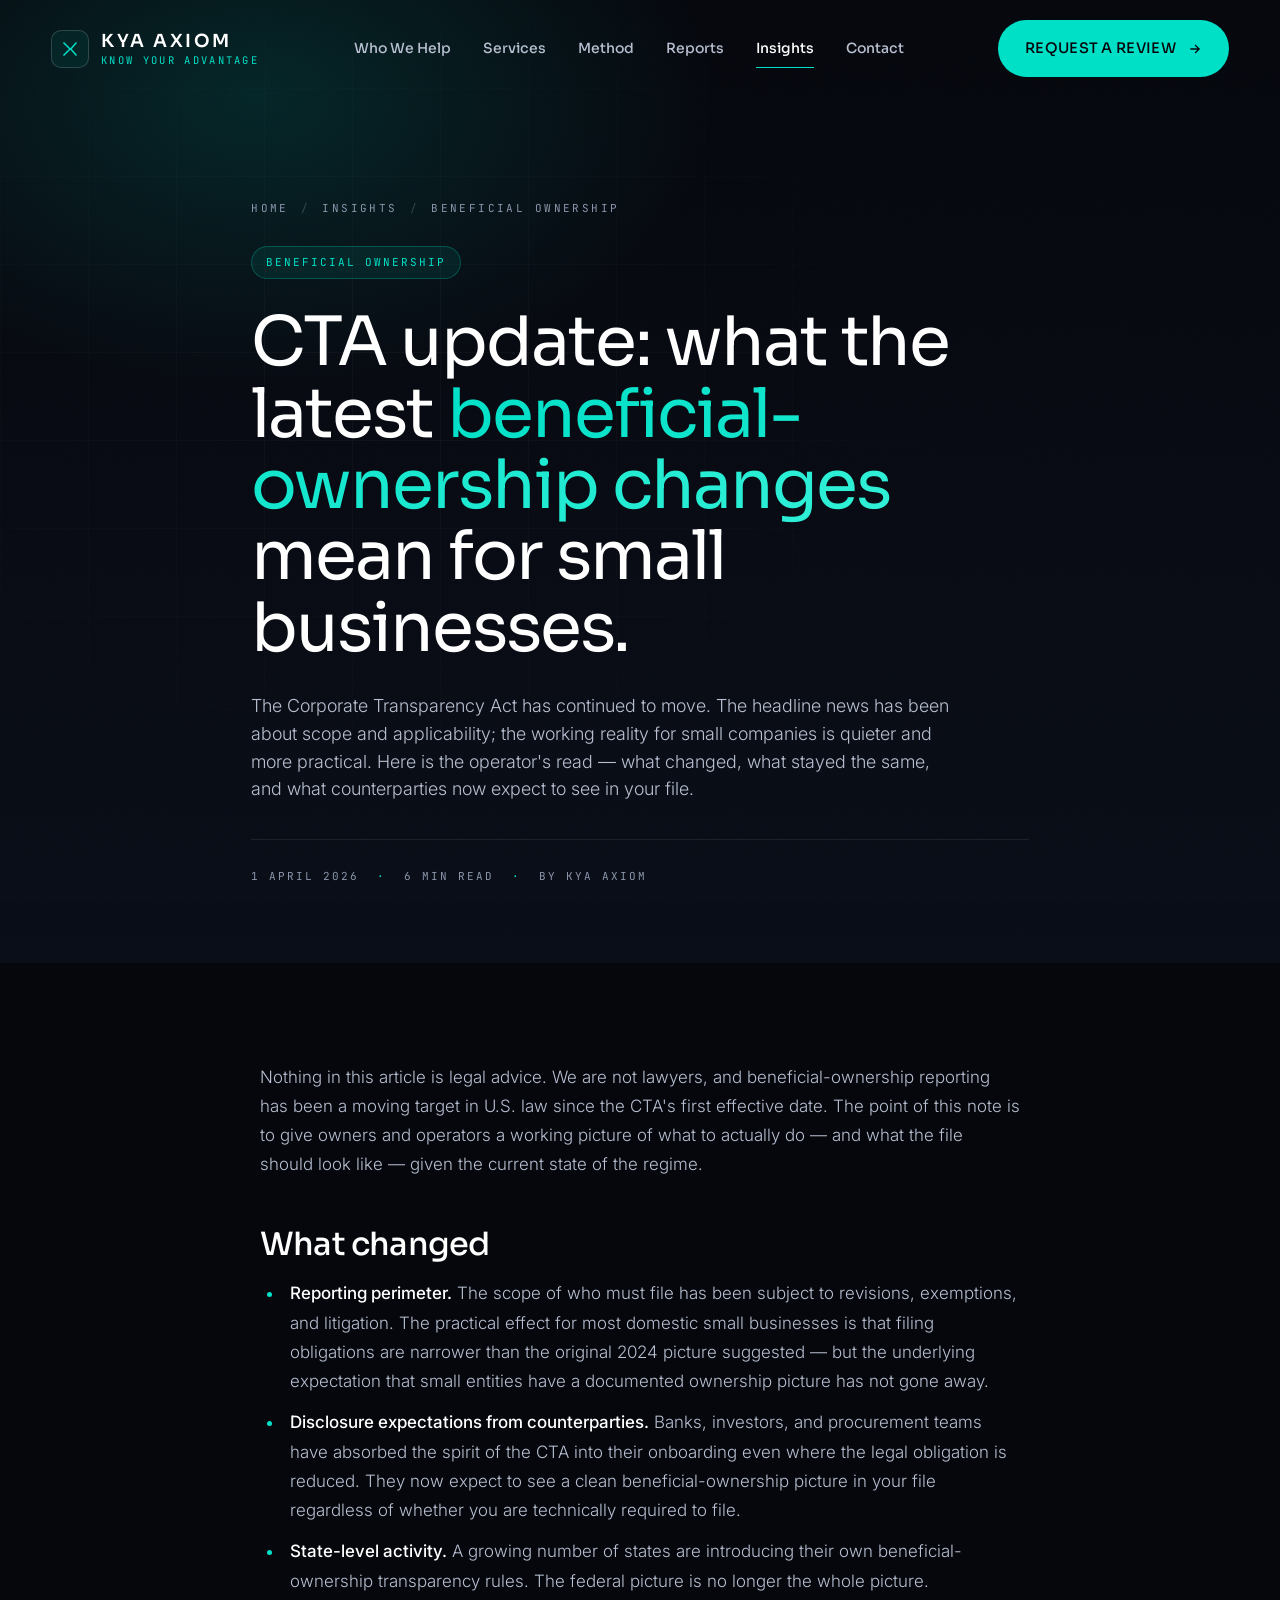
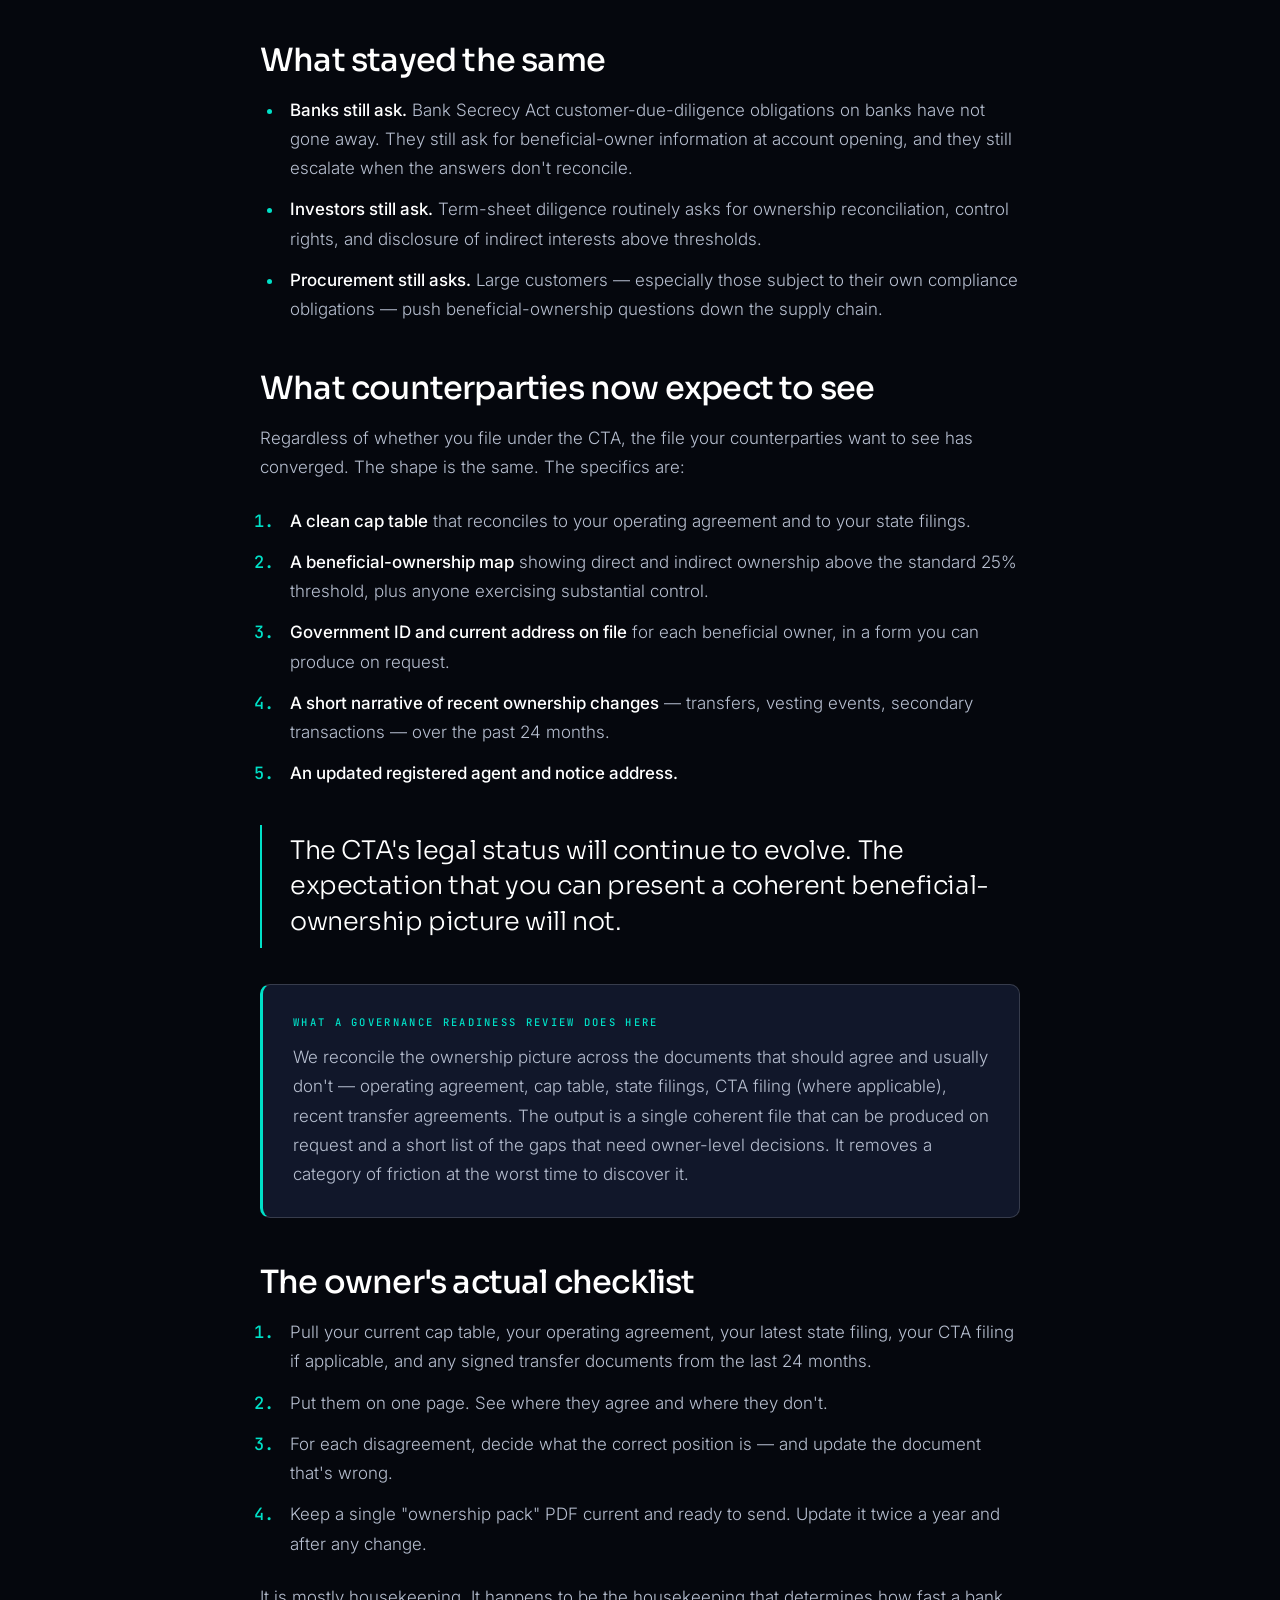
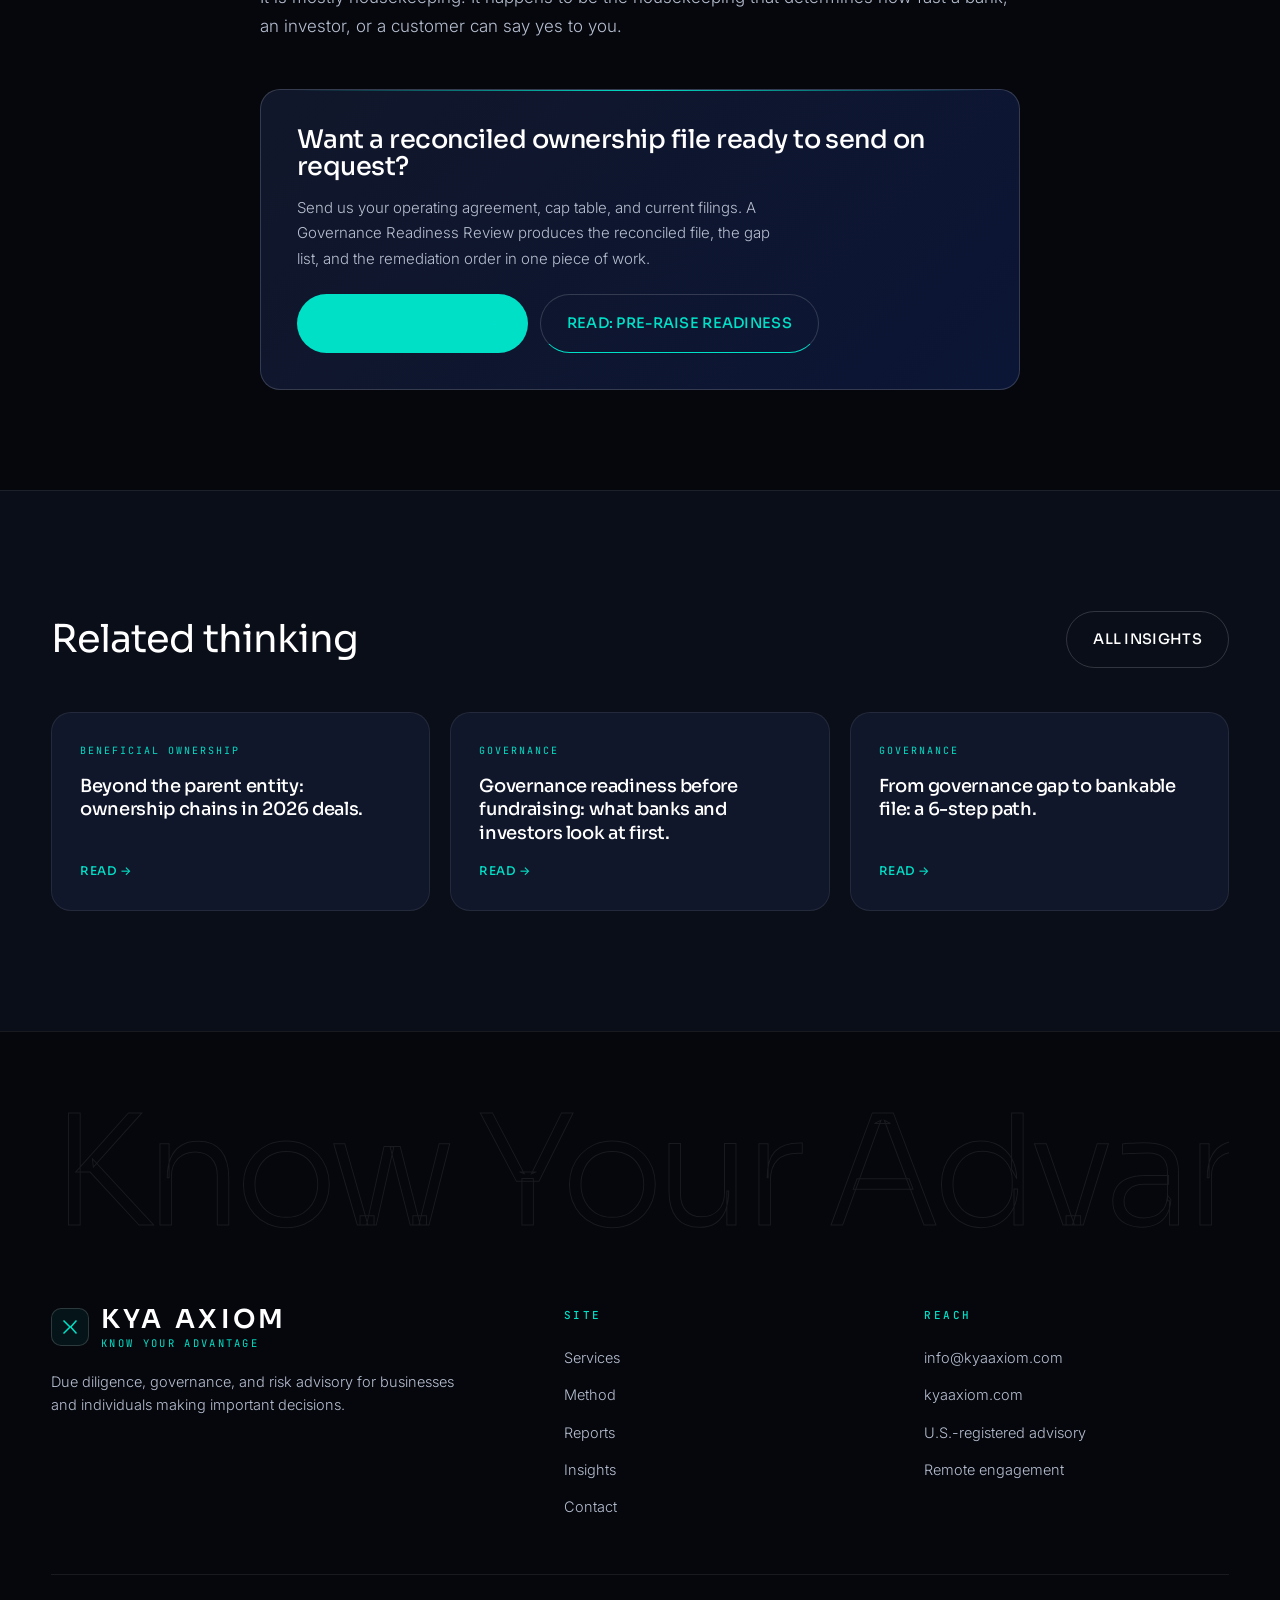
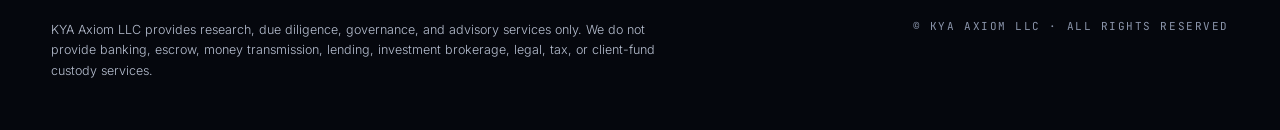
<file: cta-beneficial-ownership-update.html>
<!DOCTYPE html>
<html lang="en">
<head>
<meta charset="UTF-8" />
<meta name="viewport" content="width=device-width, initial-scale=1, viewport-fit=cover" />
<meta name="color-scheme" content="dark" />
<meta name="theme-color" content="#05070D" />
<title>CTA update: beneficial-ownership changes for SMBs — KYA Axiom</title>
<meta name="description" content="Practical guidance for owners and operators on how recent Corporate Transparency Act updates affect filing, record-keeping, and counterparty onboarding." />
<meta name="robots" content="index, follow, max-image-preview:large, max-snippet:-1" />
<link rel="canonical" href="https://kyaaxiom.com/cta-beneficial-ownership-update.html" />
<meta property="og:type" content="article" />
<meta property="og:title" content="CTA update: beneficial-ownership changes for SMBs" />
<meta property="og:description" content="Practical guidance for owners and operators on how recent Corporate Transparency Act updates affect filing, record-keeping, and counterparty onboarding." />
<link rel="icon" type="image/svg+xml" href="data:image/svg+xml;utf8,<svg xmlns='http://www.w3.org/2000/svg' viewBox='0 0 64 64'><rect width='64' height='64' rx='12' fill='%2305070D'/><path d='M14 16 L32 32 L14 48 M50 16 L34 32 L50 48' stroke='%2300E0C7' stroke-width='3' fill='none' stroke-linecap='square'/></svg>" />
<link rel="preconnect" href="https://fonts.googleapis.com" />
<link rel="preconnect" href="https://fonts.gstatic.com" crossorigin />
<link href="https://fonts.googleapis.com/css2?family=Sora:wght@200;300;400;500;600;700&family=Inter:wght@300;400;500;600;700&family=JetBrains+Mono:wght@400;500&display=swap" rel="stylesheet" />
<script type="application/ld+json">
{"@context":"https://schema.org","@type":"Article","headline":"CTA update: beneficial-ownership changes for SMBs","datePublished":"2026-04-01","author":{"@type":"Organization","name":"KYA Axiom LLC"},"publisher":{"@type":"Organization","name":"KYA Axiom LLC"}}
</script>
<style>
:root{--ink:#05070D;--ink-2:#0A0E18;--ink-3:#11172A;--navy:#0B1535;--line:rgba(255,255,255,0.08);--line-2:rgba(255,255,255,0.16);--paper:#F5F7FA;--mute:#8B95AB;--mute-2:#B7BFD0;--aqua:#00E0C7;--aqua-2:#2FF0D7;--aqua-glow:rgba(0,224,199,.35);--alert:#FF6B6B;--warn:#FFB547;--sans:"Sora","Inter",system-ui,sans-serif;--body:"Inter",system-ui,sans-serif;--mono:"JetBrains Mono",ui-monospace,Menlo,monospace;--radius:20px;--radius-sm:10px;--maxw:1320px;--gutter:clamp(20px,4vw,56px);--ease:cubic-bezier(.2,.7,.2,1);}
*,*::before,*::after{box-sizing:border-box}
html{scroll-behavior:smooth;-webkit-text-size-adjust:100%}
@media(prefers-reduced-motion:reduce){html{scroll-behavior:auto}*,*::before,*::after{animation-duration:.001ms!important;transition-duration:.001ms!important}}
body{margin:0;background:var(--ink);color:#fff;font-family:var(--body);font-weight:400;font-size:16px;line-height:1.6;-webkit-font-smoothing:antialiased;text-rendering:optimizeLegibility;overflow-x:hidden}
img,svg{display:block;max-width:100%}
a{color:inherit;text-decoration:none}
button{font:inherit;cursor:pointer;border:0;background:transparent;color:inherit}
:focus-visible{outline:2px solid var(--aqua);outline-offset:3px;border-radius:4px}
body::before{content:"";position:fixed;inset:0;pointer-events:none;z-index:1;opacity:.04;mix-blend-mode:overlay;background-image:url("data:image/svg+xml;utf8,<svg xmlns='http://www.w3.org/2000/svg' width='240' height='240'><filter id='n'><feTurbulence type='fractalNoise' baseFrequency='0.9' numOctaves='2' stitchTiles='stitch'/></filter><rect width='100%25' height='100%25' filter='url(%23n)'/></svg>")}
.container{width:100%;max-width:var(--maxw);margin:0 auto;padding:0 var(--gutter)}
.eyebrow{font-family:var(--mono);font-size:12px;letter-spacing:.22em;text-transform:uppercase;color:var(--aqua);display:inline-flex;align-items:center;gap:12px;margin-bottom:22px}
.eyebrow::before{content:"";width:28px;height:1px;background:var(--aqua);display:inline-block}
h1,h2,h3,h4{font-family:var(--sans);font-weight:500;letter-spacing:-.025em;line-height:1.06;margin:0}
.btn{display:inline-flex;align-items:center;gap:12px;padding:16px 26px;border-radius:999px;font-family:var(--sans);font-weight:500;font-size:14.5px;letter-spacing:.02em;text-transform:uppercase;transition:transform .25s var(--ease),background .25s var(--ease),color .25s var(--ease),border-color .25s var(--ease),box-shadow .25s var(--ease);border:1px solid transparent;white-space:nowrap;position:relative}
.btn:hover{transform:translateY(-2px)}
.btn--primary{background:var(--aqua);color:var(--ink)}
.btn--primary:hover{background:var(--aqua-2);box-shadow:0 12px 32px -8px var(--aqua-glow)}
.btn--ghost{border-color:var(--line-2);color:#fff}
.btn--ghost:hover{border-color:var(--aqua);color:var(--aqua)}
.btn .arrow{transition:transform .25s var(--ease)}
.btn:hover .arrow{transform:translateX(4px)}
.nav{position:fixed;top:0;left:0;right:0;z-index:100;padding:20px 0;transition:background .35s var(--ease),border-color .35s var(--ease),padding .35s var(--ease);border-bottom:1px solid transparent}
.nav.scrolled{background:rgba(5,7,13,.78);backdrop-filter:saturate(140%) blur(16px);-webkit-backdrop-filter:saturate(140%) blur(16px);border-bottom-color:var(--line);padding:14px 0}
.nav__inner{display:flex;align-items:center;justify-content:space-between;gap:24px}
.brand{display:flex;align-items:center;gap:12px;z-index:110}
.brand__mark{width:38px;height:38px;border:1px solid var(--line-2);border-radius:10px;display:grid;place-items:center;background:rgba(0,224,199,.06)}
.brand__mark svg{width:18px;height:18px}
.brand__text{display:flex;flex-direction:column;line-height:1}
.brand__name{font-family:var(--sans);font-size:18px;letter-spacing:.14em;font-weight:600}
.brand__sub{font-family:var(--mono);font-size:10.5px;letter-spacing:.22em;color:var(--aqua);text-transform:uppercase;margin-top:5px}
.nav__links{display:flex;align-items:center;gap:32px}
.nav__links a{font-family:var(--sans);font-size:14px;font-weight:500;color:var(--mute-2);transition:color .2s var(--ease);position:relative}
.nav__links a:hover,.nav__links a.is-active{color:#fff}
.nav__links a::after{content:"";position:absolute;left:0;right:0;bottom:-8px;height:1px;background:var(--aqua);transform:scaleX(0);transform-origin:left;transition:transform .3s var(--ease)}
.nav__links a:hover::after,.nav__links a.is-active::after{transform:scaleX(1)}
.nav__cta{display:inline-flex}
.nav__burger{display:none;width:44px;height:44px;border-radius:999px;border:1px solid var(--line-2);align-items:center;justify-content:center;z-index:110}
.nav__burger span{position:relative;width:16px;height:1px;background:#fff;display:block}
.nav__burger span::before,.nav__burger span::after{content:"";position:absolute;left:0;width:16px;height:1px;background:#fff;transition:transform .3s var(--ease),top .3s var(--ease)}
.nav__burger span::before{top:-5px}
.nav__burger span::after{top:5px}
.nav.open .nav__burger span{background:transparent}
.nav.open .nav__burger span::before{top:0;transform:rotate(45deg)}
.nav.open .nav__burger span::after{top:0;transform:rotate(-45deg)}
.drawer{position:fixed;inset:0;background:var(--ink);z-index:105;display:flex;flex-direction:column;padding:110px var(--gutter) 40px;transform:translateY(-100%);transition:transform .45s var(--ease);visibility:hidden}
.nav.open + .drawer{transform:translateY(0);visibility:visible}
.drawer a{font-family:var(--sans);font-size:32px;padding:16px 0;border-bottom:1px solid var(--line);font-weight:400;letter-spacing:-.02em}
.drawer a:last-of-type{border-bottom:0}
.drawer .btn{margin-top:28px;align-self:flex-start}
.drawer__meta{margin-top:auto;font-family:var(--mono);font-size:11px;letter-spacing:.2em;color:var(--aqua);text-transform:uppercase}

/* article hero */
.art-hero{position:relative;padding:clamp(140px,16vw,200px) 0 clamp(50px,6vw,80px);overflow:hidden;background:radial-gradient(60% 50% at 20% 10%,rgba(0,224,199,.14) 0%,transparent 60%),linear-gradient(180deg,var(--ink) 0%,var(--ink-2) 100%)}
.art-hero__grid{position:absolute;inset:0;pointer-events:none;background-image:linear-gradient(to right,var(--line) 1px,transparent 1px),linear-gradient(to bottom,var(--line) 1px,transparent 1px);background-size:88px 88px;mask-image:radial-gradient(60% 60% at 30% 40%,black,transparent 80%);-webkit-mask-image:radial-gradient(60% 60% at 30% 40%,black,transparent 80%);opacity:.45}
.art-hero__inner{position:relative;max-width:880px}
.crumbs{display:flex;align-items:center;gap:12px;margin-bottom:28px;font-family:var(--mono);font-size:11px;letter-spacing:.22em;text-transform:uppercase;color:var(--mute)}
.crumbs a{color:var(--mute);transition:color .2s var(--ease)}
.crumbs a:hover{color:var(--aqua)}
.crumbs .sep{color:rgba(255,255,255,.2)}
.art-hero__badge{display:inline-flex;align-items:center;gap:8px;padding:7px 14px;border-radius:999px;background:rgba(0,224,199,.08);border:1px solid rgba(0,224,199,.25);font-family:var(--mono);font-size:11px;letter-spacing:.18em;text-transform:uppercase;color:var(--aqua);margin-bottom:28px}
.art-hero h1{font-size:clamp(36px,5.5vw,68px);font-weight:400;letter-spacing:-.03em;line-height:1.05;margin-bottom:28px}
.art-hero h1 .accent{background:linear-gradient(120deg,var(--aqua) 0%,var(--aqua-2) 100%);-webkit-background-clip:text;background-clip:text;-webkit-text-fill-color:transparent}
.art-hero__lead{font-size:clamp(17px,1.4vw,20px);line-height:1.55;color:var(--mute-2);max-width:64ch;font-weight:300;margin:0}
.art-hero__meta{display:flex;align-items:center;gap:18px;flex-wrap:wrap;margin-top:36px;padding-top:28px;border-top:1px solid var(--line);font-family:var(--mono);font-size:11px;letter-spacing:.18em;text-transform:uppercase;color:var(--mute)}
.art-hero__meta .dot{color:var(--aqua)}

/* prose */
.art-body{padding:clamp(60px,8vw,100px) 0 clamp(60px,8vw,100px);background:var(--ink)}
.art-prose{max-width:760px;margin:0 auto;font-size:17px;line-height:1.72;color:var(--mute-2);font-weight:300}
.art-prose p{margin:0 0 24px}
.art-prose h2{font-size:clamp(24px,2.6vw,32px);color:#fff;margin:48px 0 18px;font-weight:500;letter-spacing:-.025em}
.art-prose h3{font-size:clamp(19px,1.7vw,22px);color:#fff;margin:36px 0 14px;font-weight:500;letter-spacing:-.02em}
.art-prose strong{color:#fff;font-weight:500}
.art-prose ul,.art-prose ol{padding-left:24px;margin:0 0 24px}
.art-prose li{margin-bottom:12px;padding-left:6px}
.art-prose ul li::marker{color:var(--aqua)}
.art-prose ol li::marker{color:var(--aqua);font-family:var(--mono);font-weight:500}
.art-prose a{color:var(--aqua);border-bottom:1px solid var(--aqua);transition:opacity .2s var(--ease)}
.art-prose a:hover{opacity:.7}
.art-prose blockquote{margin:36px 0;padding:8px 0 8px 28px;border-left:2px solid var(--aqua);font-family:var(--sans);font-weight:300;font-size:clamp(20px,2vw,26px);color:#fff;letter-spacing:-.015em;line-height:1.4}
.callout{margin:36px 0;padding:28px 30px;background:var(--ink-3);border:1px solid var(--line-2);border-left:3px solid var(--aqua);border-radius:var(--radius-sm)}
.callout strong{display:block;font-family:var(--mono);font-size:10.5px;font-weight:500;letter-spacing:.22em;text-transform:uppercase;color:var(--aqua);margin-bottom:12px}
.callout p:last-child{margin-bottom:0}
.callout--alert{border-left-color:var(--warn)}
.callout--alert strong{color:var(--warn)}

/* inline cta */
.art-cta{margin:48px 0 0;padding:36px 36px;background:linear-gradient(135deg,var(--ink-3) 0%,var(--navy) 100%);border:1px solid var(--line-2);border-radius:var(--radius);text-align:left;position:relative;overflow:hidden}
.art-cta::before{content:"";position:absolute;top:0;left:32px;right:32px;height:1px;background:linear-gradient(90deg,transparent,var(--aqua),transparent)}
.art-cta h3{font-size:clamp(22px,2vw,28px);color:#fff;margin:0 0 14px;letter-spacing:-.02em}
.art-cta p{color:var(--mute-2);margin:0 0 22px;font-size:15px;font-weight:300;max-width:54ch}
.art-cta__row{display:flex;gap:12px;flex-wrap:wrap}

/* related */
.related{background:var(--ink-2);padding:clamp(80px,10vw,120px) 0;border-top:1px solid var(--line)}
.related__head{display:flex;align-items:center;justify-content:space-between;gap:20px;margin-bottom:44px;flex-wrap:wrap}
.related h2{font-size:clamp(28px,3vw,40px);color:#fff;letter-spacing:-.025em;font-weight:400}
.related__grid{display:grid;grid-template-columns:repeat(3,1fr);gap:20px}
.rel-card{position:relative;background:var(--ink-3);border:1px solid var(--line);border-radius:var(--radius);padding:30px 28px;transition:transform .35s var(--ease),border-color .35s var(--ease),box-shadow .35s var(--ease);display:flex;flex-direction:column;gap:16px}
.rel-card:hover{transform:translateY(-4px);border-color:rgba(0,224,199,.3);box-shadow:0 20px 50px -20px rgba(0,224,199,.18)}
.rel-card__badge{font-family:var(--mono);font-size:10px;letter-spacing:.2em;text-transform:uppercase;color:var(--aqua)}
.rel-card__title{font-family:var(--sans);font-size:18px;line-height:1.3;font-weight:500;letter-spacing:-.02em;color:#fff;margin:0}
.rel-card__title a{color:inherit}
.rel-card__title a::after{content:"";position:absolute;inset:0;z-index:1;border-radius:var(--radius)}
.rel-card__more{font-family:var(--sans);font-size:12px;font-weight:500;letter-spacing:.04em;text-transform:uppercase;color:var(--aqua);margin-top:auto;display:inline-flex;align-items:center;gap:8px}

/* footer */
.footer{background:var(--ink);border-top:1px solid var(--line);padding:72px 0 36px;position:relative;overflow:hidden}
.footer__bigtype{font-family:var(--sans);font-size:clamp(60px,12vw,180px);line-height:.9;font-weight:300;letter-spacing:-.05em;color:transparent;-webkit-text-stroke:1px rgba(255,255,255,.08);margin-bottom:64px;white-space:nowrap;overflow:hidden}
.footer__top{display:grid;grid-template-columns:1.5fr 1fr 1fr;gap:56px;padding-bottom:56px;border-bottom:1px solid var(--line)}
.footer__brand .brand__name{font-size:26px}
.footer__brand p{color:var(--mute-2);margin-top:22px;max-width:48ch;font-size:14.5px;font-weight:300}
.footer__col h5{font-family:var(--mono);font-size:11px;letter-spacing:.22em;text-transform:uppercase;color:var(--aqua);margin:0 0 22px;font-weight:500}
.footer__col ul{list-style:none;padding:0;margin:0;display:flex;flex-direction:column;gap:14px}
.footer__col a,.footer__col li{color:var(--mute-2);font-size:14.5px;transition:color .2s var(--ease);font-weight:300}
.footer__col a:hover{color:var(--aqua)}
.footer__bottom{display:flex;justify-content:space-between;gap:24px;padding-top:32px;flex-wrap:wrap}
.footer__legal{font-size:12.5px;color:var(--mute-2);max-width:80ch;line-height:1.65;font-weight:300}
.footer__copy{font-family:var(--mono);font-size:11px;letter-spacing:.14em;color:var(--mute);text-transform:uppercase;white-space:nowrap}

@media(max-width:1024px){.related__grid{grid-template-columns:1fr 1fr}.footer__top{grid-template-columns:1fr 1fr}.footer__brand{grid-column:1 / -1}}
@media(max-width:720px){.nav__links,.nav__cta{display:none}.nav__burger{display:inline-flex}.related__grid{grid-template-columns:1fr}.footer__top{grid-template-columns:1fr;gap:36px}.footer__bigtype{font-size:80px;margin-bottom:40px}.art-cta{padding:28px 22px}.art-prose blockquote{padding-left:22px;margin:28px 0}.callout{padding:24px 22px;margin:28px 0}}
.skip{position:absolute;left:-9999px;top:8px;background:var(--aqua);color:var(--ink);padding:8px 14px;border-radius:var(--radius-sm);z-index:1000;font-size:13px;font-weight:500}
.skip:focus{left:12px}
</style>
</head>
<body>

<a href="#main" class="skip">Skip to content</a>

<header class="nav" id="nav">
  <div class="container nav__inner">
    <a href="index.html" class="brand" aria-label="KYA Axiom home">
      <span class="brand__mark" aria-hidden="true"><svg viewBox="0 0 24 24" fill="none" stroke="#00E0C7" stroke-width="2" stroke-linecap="square"><path d="M4 4 L12 12 L4 20 M20 4 L13 12 L20 20"/></svg></span>
      <span class="brand__text"><span class="brand__name">KYA AXIOM</span><span class="brand__sub">Know Your Advantage</span></span>
    </a>
    <nav class="nav__links" aria-label="Primary">
      <a href="index.html#who">Who We Help</a>
      <a href="index.html#services">Services</a>
      <a href="index.html#method">Method</a>
      <a href="index.html#reports">Reports</a>
      <a href="insights.html" class="is-active">Insights</a>
      <a href="index.html#contact">Contact</a>
    </nav>
    <a href="index.html#contact" class="btn btn--primary nav__cta">Request a Review<svg class="arrow" width="14" height="14" viewBox="0 0 24 24" fill="none" stroke="currentColor" stroke-width="2.2" stroke-linecap="square"><path d="M5 12h14M13 6l6 6-6 6"/></svg></a>
    <button class="nav__burger" id="burger" aria-label="Open menu" aria-expanded="false" aria-controls="drawer"><span></span></button>
  </div>
</header>

<div class="drawer" id="drawer" aria-hidden="true">
  <a href="index.html#who">Who We Help</a>
  <a href="index.html#services">Services</a>
  <a href="index.html#method">Method</a>
  <a href="index.html#reports">Reports</a>
  <a href="insights.html">Insights</a>
  <a href="index.html#contact">Contact</a>
  <a href="index.html#contact" class="btn btn--primary">Request a Review</a>
  <div class="drawer__meta">info@kyaaxiom.com</div>
</div>

<main id="main">

  <article>
    <section class="art-hero">
      <div class="art-hero__grid" aria-hidden="true"></div>
      <div class="container art-hero__inner">
        <nav class="crumbs" aria-label="Breadcrumb">
          <a href="index.html">Home</a><span class="sep">/</span>
          <a href="insights.html">Insights</a><span class="sep">/</span>
          <span>Beneficial Ownership</span>
        </nav>
        <span class="art-hero__badge">Beneficial Ownership</span>
        <h1>CTA update: what the latest <span class="accent">beneficial-ownership changes</span> mean for small businesses.</h1>
        <p class="art-hero__lead">The Corporate Transparency Act has continued to move. The headline news has been about scope and applicability; the working reality for small companies is quieter and more practical. Here is the operator's read — what changed, what stayed the same, and what counterparties now expect to see in your file.</p>
        <div class="art-hero__meta">
          <span>1 April 2026</span><span class="dot">·</span><span>6 min read</span><span class="dot">·</span><span>By KYA Axiom</span>
        </div>
      </div>
    </section>

    <section class="art-body">
      <div class="container">
        <div class="art-prose">

<p>Nothing in this article is legal advice. We are not lawyers, and beneficial-ownership reporting has been a moving target in U.S. law since the CTA's first effective date. The point of this note is to give owners and operators a working picture of what to actually do — and what the file should look like — given the current state of the regime.</p>

<h2>What changed</h2>

<ul>
<li><strong>Reporting perimeter.</strong> The scope of who must file has been subject to revisions, exemptions, and litigation. The practical effect for most domestic small businesses is that filing obligations are narrower than the original 2024 picture suggested — but the underlying expectation that small entities have a documented ownership picture has not gone away.</li>
<li><strong>Disclosure expectations from counterparties.</strong> Banks, investors, and procurement teams have absorbed the spirit of the CTA into their onboarding even where the legal obligation is reduced. They now expect to see a clean beneficial-ownership picture in your file regardless of whether you are technically required to file.</li>
<li><strong>State-level activity.</strong> A growing number of states are introducing their own beneficial-ownership transparency rules. The federal picture is no longer the whole picture.</li>
</ul>

<h2>What stayed the same</h2>

<ul>
<li><strong>Banks still ask.</strong> Bank Secrecy Act customer-due-diligence obligations on banks have not gone away. They still ask for beneficial-owner information at account opening, and they still escalate when the answers don't reconcile.</li>
<li><strong>Investors still ask.</strong> Term-sheet diligence routinely asks for ownership reconciliation, control rights, and disclosure of indirect interests above thresholds.</li>
<li><strong>Procurement still asks.</strong> Large customers — especially those subject to their own compliance obligations — push beneficial-ownership questions down the supply chain.</li>
</ul>

<h2>What counterparties now expect to see</h2>

<p>Regardless of whether you file under the CTA, the file your counterparties want to see has converged. The shape is the same. The specifics are:</p>

<ol>
<li><strong>A clean cap table</strong> that reconciles to your operating agreement and to your state filings.</li>
<li><strong>A beneficial-ownership map</strong> showing direct and indirect ownership above the standard 25% threshold, plus anyone exercising substantial control.</li>
<li><strong>Government ID and current address on file</strong> for each beneficial owner, in a form you can produce on request.</li>
<li><strong>A short narrative of recent ownership changes</strong> — transfers, vesting events, secondary transactions — over the past 24 months.</li>
<li><strong>An updated registered agent and notice address.</strong></li>
</ol>

<blockquote>The CTA's legal status will continue to evolve. The expectation that you can present a coherent beneficial-ownership picture will not.</blockquote>

<div class="callout">
<strong>What a Governance Readiness Review does here</strong>
<p>We reconcile the ownership picture across the documents that should agree and usually don't — operating agreement, cap table, state filings, CTA filing (where applicable), recent transfer agreements. The output is a single coherent file that can be produced on request and a short list of the gaps that need owner-level decisions. It removes a category of friction at the worst time to discover it.</p>
</div>

<h2>The owner's actual checklist</h2>

<ol>
<li>Pull your current cap table, your operating agreement, your latest state filing, your CTA filing if applicable, and any signed transfer documents from the last 24 months.</li>
<li>Put them on one page. See where they agree and where they don't.</li>
<li>For each disagreement, decide what the correct position is — and update the document that's wrong.</li>
<li>Keep a single "ownership pack" PDF current and ready to send. Update it twice a year and after any change.</li>
</ol>

<p>It is mostly housekeeping. It happens to be the housekeeping that determines how fast a bank, an investor, or a customer can say yes to you.</p>

<div class="art-cta">
<h3>Want a reconciled ownership file ready to send on request?</h3>
<p>Send us your operating agreement, cap table, and current filings. A Governance Readiness Review produces the reconciled file, the gap list, and the remediation order in one piece of work.</p>
<div class="art-cta__row">
<a href="index.html#contact" class="btn btn--primary">Request a Review<svg class="arrow" width="14" height="14" viewBox="0 0 24 24" fill="none" stroke="currentColor" stroke-width="2.2" stroke-linecap="square"><path d="M5 12h14M13 6l6 6-6 6"/></svg></a>
<a href="governance-readiness-fundraising.html" class="btn btn--ghost">Read: pre-raise readiness</a>
</div>
</div>

        </div>
      </div>
    </section>

    <section class="related">
      <div class="container">
        <div class="related__head">
          <h2>Related thinking</h2>
          <a href="insights.html" class="btn btn--ghost">All insights</a>
        </div>
        <div class="related__grid">
          <div class="rel-card">
            <span class="rel-card__badge">Beneficial Ownership</span>
            <h3 class="rel-card__title"><a href="ownership-chains-2026.html">Beyond the parent entity: ownership chains in 2026 deals.</a></h3>
            <span class="rel-card__more">Read →</span>
          </div>
          <div class="rel-card">
            <span class="rel-card__badge">Governance</span>
            <h3 class="rel-card__title"><a href="governance-readiness-fundraising.html">Governance readiness before fundraising: what banks and investors look at first.</a></h3>
            <span class="rel-card__more">Read →</span>
          </div>
          <div class="rel-card">
            <span class="rel-card__badge">Governance</span>
            <h3 class="rel-card__title"><a href="governance-gap-bankable-file.html">From governance gap to bankable file: a 6-step path.</a></h3>
            <span class="rel-card__more">Read →</span>
          </div>
        </div>
      </div>
    </section>
  </article>

</main>

<footer class="footer">
  <div class="container">
    <div class="footer__bigtype" aria-hidden="true">Know Your Advantage</div>
    <div class="footer__top">
      <div class="footer__brand">
        <div class="brand">
          <span class="brand__mark" aria-hidden="true"><svg viewBox="0 0 24 24" fill="none" stroke="#00E0C7" stroke-width="2" stroke-linecap="square"><path d="M4 4 L12 12 L4 20 M20 4 L13 12 L20 20"/></svg></span>
          <span class="brand__text"><span class="brand__name">KYA AXIOM</span><span class="brand__sub">Know Your Advantage</span></span>
        </div>
        <p>Due diligence, governance, and risk advisory for businesses and individuals making important decisions.</p>
      </div>
      <div class="footer__col"><h5>Site</h5><ul>
        <li><a href="index.html#services">Services</a></li>
        <li><a href="index.html#method">Method</a></li>
        <li><a href="index.html#reports">Reports</a></li>
        <li><a href="insights.html">Insights</a></li>
        <li><a href="index.html#contact">Contact</a></li>
      </ul></div>
      <div class="footer__col"><h5>Reach</h5><ul>
        <li><a href="mailto:info@kyaaxiom.com">info@kyaaxiom.com</a></li>
        <li>kyaaxiom.com</li>
        <li>U.S.-registered advisory</li>
        <li>Remote engagement</li>
      </ul></div>
    </div>
    <div class="footer__bottom">
      <p class="footer__legal">KYA Axiom LLC provides research, due diligence, governance, and advisory services only. We do not provide banking, escrow, money transmission, lending, investment brokerage, legal, tax, or client-fund custody services.</p>
      <p class="footer__copy">© KYA Axiom LLC · All rights reserved</p>
    </div>
  </div>
</footer>

<script>
(function(){
  var nav=document.getElementById('nav');
  function s(){nav.classList.toggle('scrolled',(window.scrollY||0)>24)}
  window.addEventListener('scroll',s,{passive:true});s();
  var b=document.getElementById('burger'),d=document.getElementById('drawer');
  function o(open){nav.classList.toggle('open',open);b.setAttribute('aria-expanded',open?'true':'false');d.setAttribute('aria-hidden',open?'false':'true');document.body.style.overflow=open?'hidden':''}
  b.addEventListener('click',function(){o(!nav.classList.contains('open'))});
  d.querySelectorAll('a').forEach(function(a){a.addEventListener('click',function(){o(false)})});
  document.addEventListener('keydown',function(e){if(e.key==='Escape'&&nav.classList.contains('open'))o(false)});
})();
</script>
</body>
</html>
</file>
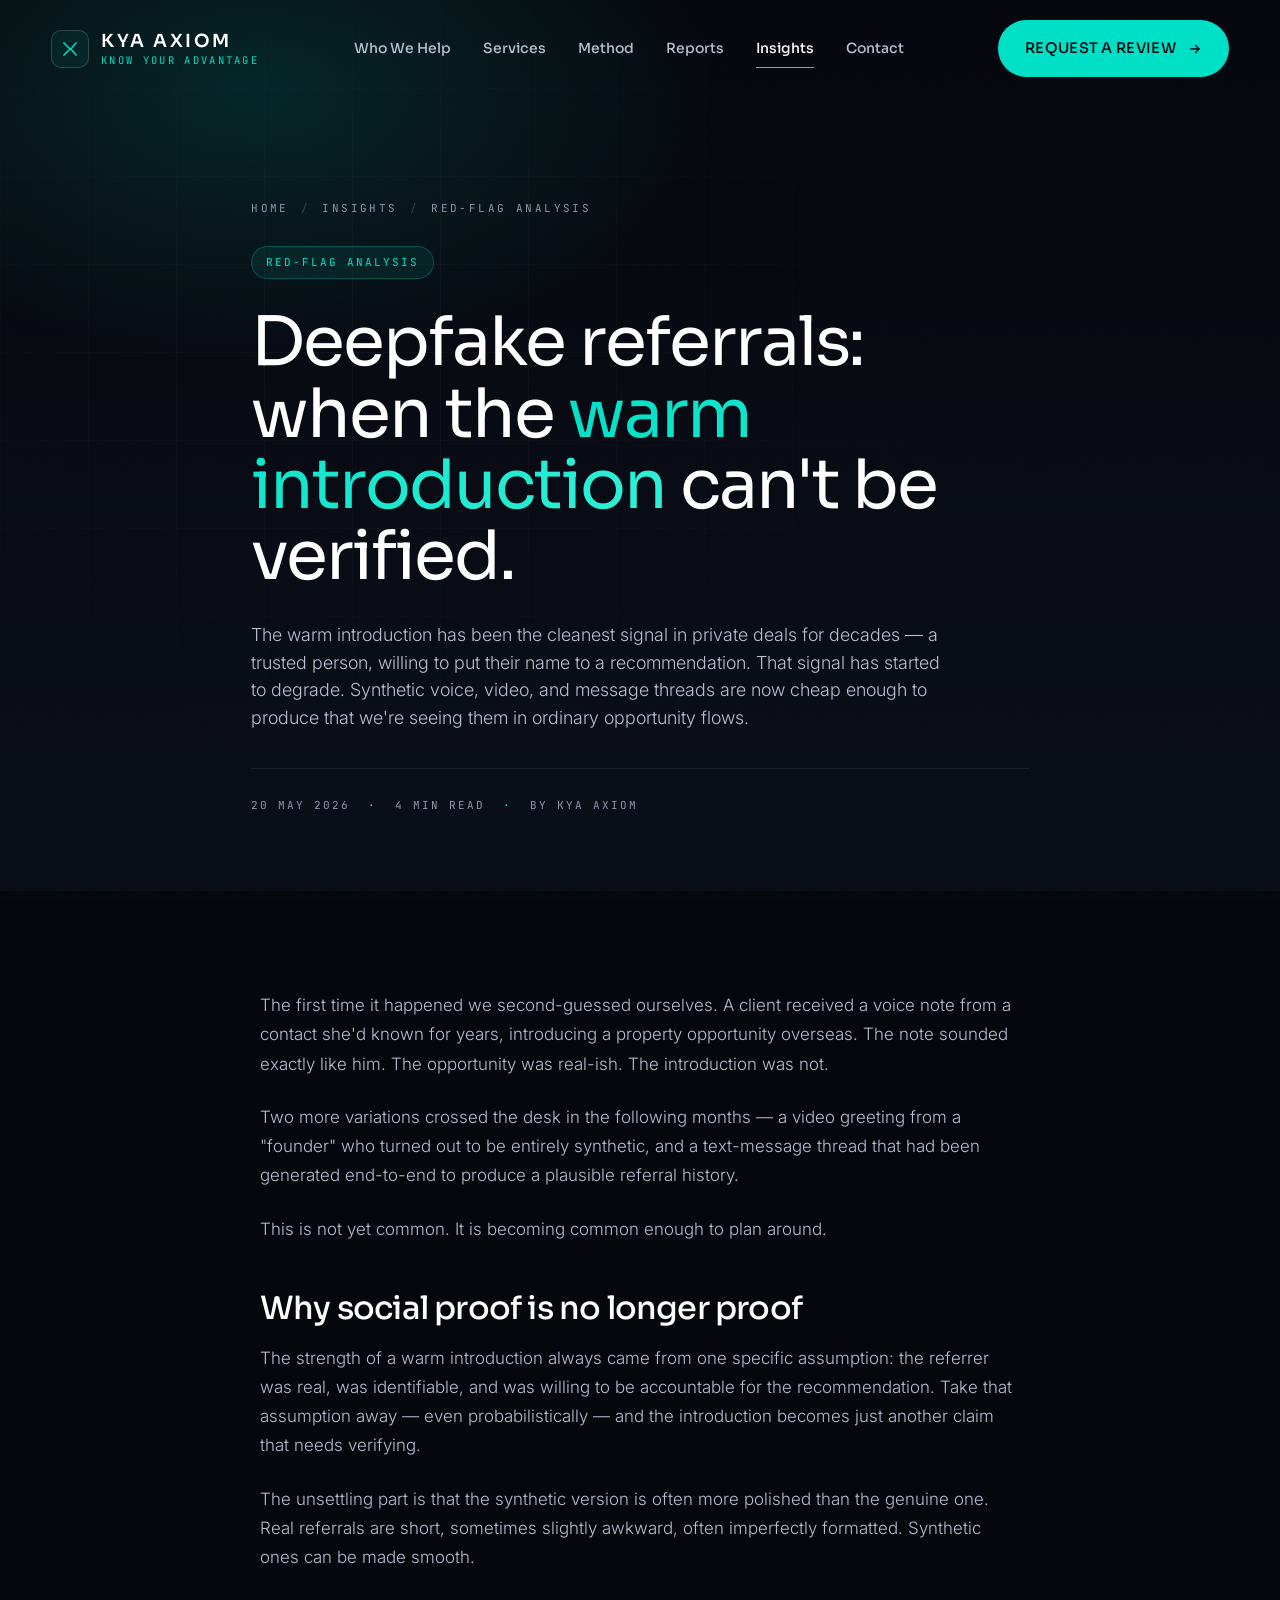
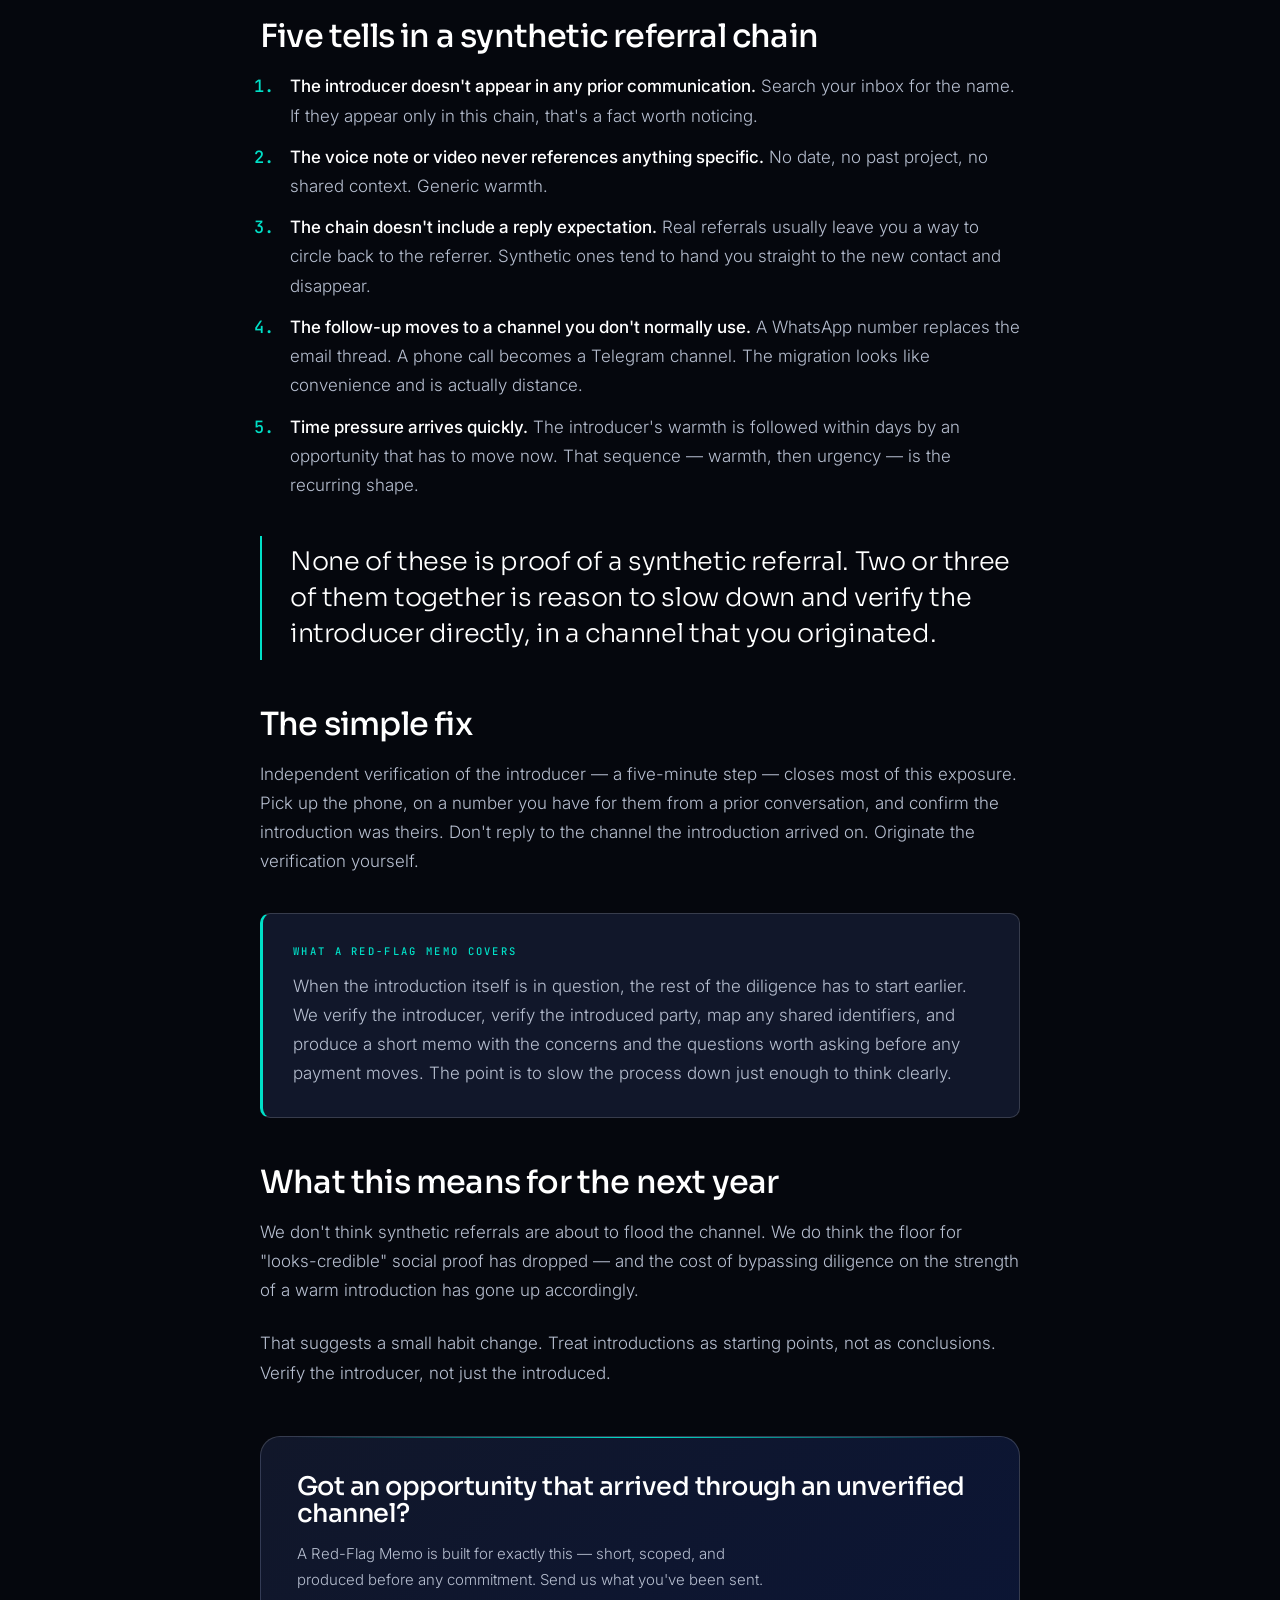
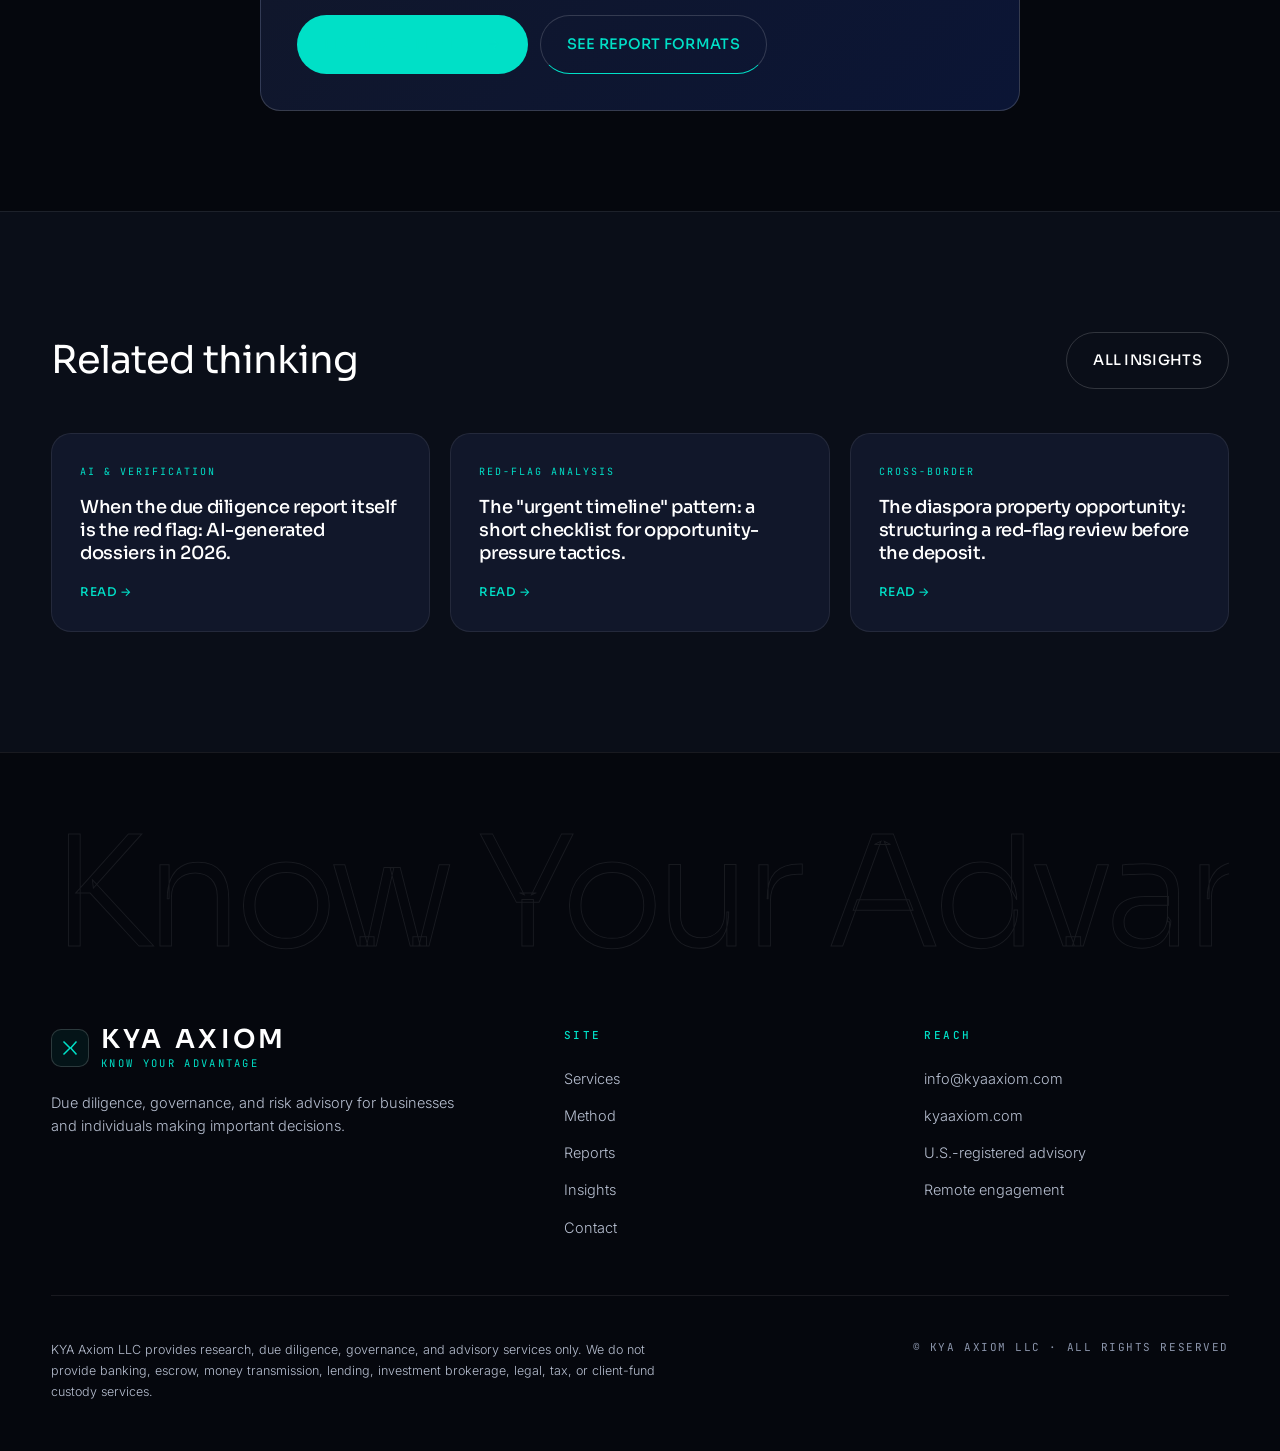
<file: deepfake-referrals.html>
<!DOCTYPE html>
<html lang="en">
<head>
<meta charset="UTF-8" />
<meta name="viewport" content="width=device-width, initial-scale=1, viewport-fit=cover" />
<meta name="color-scheme" content="dark" />
<meta name="theme-color" content="#05070D" />
<title>Deepfake referrals: verifying the warm introduction — KYA Axiom</title>
<meta name="description" content="Synthetic voice and video have started showing up in referral chains. The pattern is subtle, the fix is straightforward. A short guide." />
<meta name="robots" content="index, follow, max-image-preview:large, max-snippet:-1" />
<link rel="canonical" href="https://kyaaxiom.com/deepfake-referrals.html" />
<meta property="og:type" content="article" />
<meta property="og:title" content="Deepfake referrals: verifying the warm introduction" />
<meta property="og:description" content="Synthetic voice and video have started showing up in referral chains. The pattern is subtle, the fix is straightforward. A short guide." />
<link rel="icon" type="image/svg+xml" href="data:image/svg+xml;utf8,<svg xmlns='http://www.w3.org/2000/svg' viewBox='0 0 64 64'><rect width='64' height='64' rx='12' fill='%2305070D'/><path d='M14 16 L32 32 L14 48 M50 16 L34 32 L50 48' stroke='%2300E0C7' stroke-width='3' fill='none' stroke-linecap='square'/></svg>" />
<link rel="preconnect" href="https://fonts.googleapis.com" />
<link rel="preconnect" href="https://fonts.gstatic.com" crossorigin />
<link href="https://fonts.googleapis.com/css2?family=Sora:wght@200;300;400;500;600;700&family=Inter:wght@300;400;500;600;700&family=JetBrains+Mono:wght@400;500&display=swap" rel="stylesheet" />
<script type="application/ld+json">
{"@context":"https://schema.org","@type":"Article","headline":"Deepfake referrals: verifying the warm introduction","datePublished":"2026-05-20","author":{"@type":"Organization","name":"KYA Axiom LLC"},"publisher":{"@type":"Organization","name":"KYA Axiom LLC"}}
</script>
<style>
:root{--ink:#05070D;--ink-2:#0A0E18;--ink-3:#11172A;--navy:#0B1535;--line:rgba(255,255,255,0.08);--line-2:rgba(255,255,255,0.16);--paper:#F5F7FA;--mute:#8B95AB;--mute-2:#B7BFD0;--aqua:#00E0C7;--aqua-2:#2FF0D7;--aqua-glow:rgba(0,224,199,.35);--alert:#FF6B6B;--warn:#FFB547;--sans:"Sora","Inter",system-ui,sans-serif;--body:"Inter",system-ui,sans-serif;--mono:"JetBrains Mono",ui-monospace,Menlo,monospace;--radius:20px;--radius-sm:10px;--maxw:1320px;--gutter:clamp(20px,4vw,56px);--ease:cubic-bezier(.2,.7,.2,1);}
*,*::before,*::after{box-sizing:border-box}
html{scroll-behavior:smooth;-webkit-text-size-adjust:100%}
@media(prefers-reduced-motion:reduce){html{scroll-behavior:auto}*,*::before,*::after{animation-duration:.001ms!important;transition-duration:.001ms!important}}
body{margin:0;background:var(--ink);color:#fff;font-family:var(--body);font-weight:400;font-size:16px;line-height:1.6;-webkit-font-smoothing:antialiased;text-rendering:optimizeLegibility;overflow-x:hidden}
img,svg{display:block;max-width:100%}
a{color:inherit;text-decoration:none}
button{font:inherit;cursor:pointer;border:0;background:transparent;color:inherit}
:focus-visible{outline:2px solid var(--aqua);outline-offset:3px;border-radius:4px}
body::before{content:"";position:fixed;inset:0;pointer-events:none;z-index:1;opacity:.04;mix-blend-mode:overlay;background-image:url("data:image/svg+xml;utf8,<svg xmlns='http://www.w3.org/2000/svg' width='240' height='240'><filter id='n'><feTurbulence type='fractalNoise' baseFrequency='0.9' numOctaves='2' stitchTiles='stitch'/></filter><rect width='100%25' height='100%25' filter='url(%23n)'/></svg>")}
.container{width:100%;max-width:var(--maxw);margin:0 auto;padding:0 var(--gutter)}
.eyebrow{font-family:var(--mono);font-size:12px;letter-spacing:.22em;text-transform:uppercase;color:var(--aqua);display:inline-flex;align-items:center;gap:12px;margin-bottom:22px}
.eyebrow::before{content:"";width:28px;height:1px;background:var(--aqua);display:inline-block}
h1,h2,h3,h4{font-family:var(--sans);font-weight:500;letter-spacing:-.025em;line-height:1.06;margin:0}
.btn{display:inline-flex;align-items:center;gap:12px;padding:16px 26px;border-radius:999px;font-family:var(--sans);font-weight:500;font-size:14.5px;letter-spacing:.02em;text-transform:uppercase;transition:transform .25s var(--ease),background .25s var(--ease),color .25s var(--ease),border-color .25s var(--ease),box-shadow .25s var(--ease);border:1px solid transparent;white-space:nowrap;position:relative}
.btn:hover{transform:translateY(-2px)}
.btn--primary{background:var(--aqua);color:var(--ink)}
.btn--primary:hover{background:var(--aqua-2);box-shadow:0 12px 32px -8px var(--aqua-glow)}
.btn--ghost{border-color:var(--line-2);color:#fff}
.btn--ghost:hover{border-color:var(--aqua);color:var(--aqua)}
.btn .arrow{transition:transform .25s var(--ease)}
.btn:hover .arrow{transform:translateX(4px)}
.nav{position:fixed;top:0;left:0;right:0;z-index:100;padding:20px 0;transition:background .35s var(--ease),border-color .35s var(--ease),padding .35s var(--ease);border-bottom:1px solid transparent}
.nav.scrolled{background:rgba(5,7,13,.78);backdrop-filter:saturate(140%) blur(16px);-webkit-backdrop-filter:saturate(140%) blur(16px);border-bottom-color:var(--line);padding:14px 0}
.nav__inner{display:flex;align-items:center;justify-content:space-between;gap:24px}
.brand{display:flex;align-items:center;gap:12px;z-index:110}
.brand__mark{width:38px;height:38px;border:1px solid var(--line-2);border-radius:10px;display:grid;place-items:center;background:rgba(0,224,199,.06)}
.brand__mark svg{width:18px;height:18px}
.brand__text{display:flex;flex-direction:column;line-height:1}
.brand__name{font-family:var(--sans);font-size:18px;letter-spacing:.14em;font-weight:600}
.brand__sub{font-family:var(--mono);font-size:10.5px;letter-spacing:.22em;color:var(--aqua);text-transform:uppercase;margin-top:5px}
.nav__links{display:flex;align-items:center;gap:32px}
.nav__links a{font-family:var(--sans);font-size:14px;font-weight:500;color:var(--mute-2);transition:color .2s var(--ease);position:relative}
.nav__links a:hover,.nav__links a.is-active{color:#fff}
.nav__links a::after{content:"";position:absolute;left:0;right:0;bottom:-8px;height:1px;background:var(--aqua);transform:scaleX(0);transform-origin:left;transition:transform .3s var(--ease)}
.nav__links a:hover::after,.nav__links a.is-active::after{transform:scaleX(1)}
.nav__cta{display:inline-flex}
.nav__burger{display:none;width:44px;height:44px;border-radius:999px;border:1px solid var(--line-2);align-items:center;justify-content:center;z-index:110}
.nav__burger span{position:relative;width:16px;height:1px;background:#fff;display:block}
.nav__burger span::before,.nav__burger span::after{content:"";position:absolute;left:0;width:16px;height:1px;background:#fff;transition:transform .3s var(--ease),top .3s var(--ease)}
.nav__burger span::before{top:-5px}
.nav__burger span::after{top:5px}
.nav.open .nav__burger span{background:transparent}
.nav.open .nav__burger span::before{top:0;transform:rotate(45deg)}
.nav.open .nav__burger span::after{top:0;transform:rotate(-45deg)}
.drawer{position:fixed;inset:0;background:var(--ink);z-index:105;display:flex;flex-direction:column;padding:110px var(--gutter) 40px;transform:translateY(-100%);transition:transform .45s var(--ease);visibility:hidden}
.nav.open + .drawer{transform:translateY(0);visibility:visible}
.drawer a{font-family:var(--sans);font-size:32px;padding:16px 0;border-bottom:1px solid var(--line);font-weight:400;letter-spacing:-.02em}
.drawer a:last-of-type{border-bottom:0}
.drawer .btn{margin-top:28px;align-self:flex-start}
.drawer__meta{margin-top:auto;font-family:var(--mono);font-size:11px;letter-spacing:.2em;color:var(--aqua);text-transform:uppercase}

/* article hero */
.art-hero{position:relative;padding:clamp(140px,16vw,200px) 0 clamp(50px,6vw,80px);overflow:hidden;background:radial-gradient(60% 50% at 20% 10%,rgba(0,224,199,.14) 0%,transparent 60%),linear-gradient(180deg,var(--ink) 0%,var(--ink-2) 100%)}
.art-hero__grid{position:absolute;inset:0;pointer-events:none;background-image:linear-gradient(to right,var(--line) 1px,transparent 1px),linear-gradient(to bottom,var(--line) 1px,transparent 1px);background-size:88px 88px;mask-image:radial-gradient(60% 60% at 30% 40%,black,transparent 80%);-webkit-mask-image:radial-gradient(60% 60% at 30% 40%,black,transparent 80%);opacity:.45}
.art-hero__inner{position:relative;max-width:880px}
.crumbs{display:flex;align-items:center;gap:12px;margin-bottom:28px;font-family:var(--mono);font-size:11px;letter-spacing:.22em;text-transform:uppercase;color:var(--mute)}
.crumbs a{color:var(--mute);transition:color .2s var(--ease)}
.crumbs a:hover{color:var(--aqua)}
.crumbs .sep{color:rgba(255,255,255,.2)}
.art-hero__badge{display:inline-flex;align-items:center;gap:8px;padding:7px 14px;border-radius:999px;background:rgba(0,224,199,.08);border:1px solid rgba(0,224,199,.25);font-family:var(--mono);font-size:11px;letter-spacing:.18em;text-transform:uppercase;color:var(--aqua);margin-bottom:28px}
.art-hero h1{font-size:clamp(36px,5.5vw,68px);font-weight:400;letter-spacing:-.03em;line-height:1.05;margin-bottom:28px}
.art-hero h1 .accent{background:linear-gradient(120deg,var(--aqua) 0%,var(--aqua-2) 100%);-webkit-background-clip:text;background-clip:text;-webkit-text-fill-color:transparent}
.art-hero__lead{font-size:clamp(17px,1.4vw,20px);line-height:1.55;color:var(--mute-2);max-width:64ch;font-weight:300;margin:0}
.art-hero__meta{display:flex;align-items:center;gap:18px;flex-wrap:wrap;margin-top:36px;padding-top:28px;border-top:1px solid var(--line);font-family:var(--mono);font-size:11px;letter-spacing:.18em;text-transform:uppercase;color:var(--mute)}
.art-hero__meta .dot{color:var(--aqua)}

/* prose */
.art-body{padding:clamp(60px,8vw,100px) 0 clamp(60px,8vw,100px);background:var(--ink)}
.art-prose{max-width:760px;margin:0 auto;font-size:17px;line-height:1.72;color:var(--mute-2);font-weight:300}
.art-prose p{margin:0 0 24px}
.art-prose h2{font-size:clamp(24px,2.6vw,32px);color:#fff;margin:48px 0 18px;font-weight:500;letter-spacing:-.025em}
.art-prose h3{font-size:clamp(19px,1.7vw,22px);color:#fff;margin:36px 0 14px;font-weight:500;letter-spacing:-.02em}
.art-prose strong{color:#fff;font-weight:500}
.art-prose ul,.art-prose ol{padding-left:24px;margin:0 0 24px}
.art-prose li{margin-bottom:12px;padding-left:6px}
.art-prose ul li::marker{color:var(--aqua)}
.art-prose ol li::marker{color:var(--aqua);font-family:var(--mono);font-weight:500}
.art-prose a{color:var(--aqua);border-bottom:1px solid var(--aqua);transition:opacity .2s var(--ease)}
.art-prose a:hover{opacity:.7}
.art-prose blockquote{margin:36px 0;padding:8px 0 8px 28px;border-left:2px solid var(--aqua);font-family:var(--sans);font-weight:300;font-size:clamp(20px,2vw,26px);color:#fff;letter-spacing:-.015em;line-height:1.4}
.callout{margin:36px 0;padding:28px 30px;background:var(--ink-3);border:1px solid var(--line-2);border-left:3px solid var(--aqua);border-radius:var(--radius-sm)}
.callout strong{display:block;font-family:var(--mono);font-size:10.5px;font-weight:500;letter-spacing:.22em;text-transform:uppercase;color:var(--aqua);margin-bottom:12px}
.callout p:last-child{margin-bottom:0}
.callout--alert{border-left-color:var(--warn)}
.callout--alert strong{color:var(--warn)}

/* inline cta */
.art-cta{margin:48px 0 0;padding:36px 36px;background:linear-gradient(135deg,var(--ink-3) 0%,var(--navy) 100%);border:1px solid var(--line-2);border-radius:var(--radius);text-align:left;position:relative;overflow:hidden}
.art-cta::before{content:"";position:absolute;top:0;left:32px;right:32px;height:1px;background:linear-gradient(90deg,transparent,var(--aqua),transparent)}
.art-cta h3{font-size:clamp(22px,2vw,28px);color:#fff;margin:0 0 14px;letter-spacing:-.02em}
.art-cta p{color:var(--mute-2);margin:0 0 22px;font-size:15px;font-weight:300;max-width:54ch}
.art-cta__row{display:flex;gap:12px;flex-wrap:wrap}

/* related */
.related{background:var(--ink-2);padding:clamp(80px,10vw,120px) 0;border-top:1px solid var(--line)}
.related__head{display:flex;align-items:center;justify-content:space-between;gap:20px;margin-bottom:44px;flex-wrap:wrap}
.related h2{font-size:clamp(28px,3vw,40px);color:#fff;letter-spacing:-.025em;font-weight:400}
.related__grid{display:grid;grid-template-columns:repeat(3,1fr);gap:20px}
.rel-card{position:relative;background:var(--ink-3);border:1px solid var(--line);border-radius:var(--radius);padding:30px 28px;transition:transform .35s var(--ease),border-color .35s var(--ease),box-shadow .35s var(--ease);display:flex;flex-direction:column;gap:16px}
.rel-card:hover{transform:translateY(-4px);border-color:rgba(0,224,199,.3);box-shadow:0 20px 50px -20px rgba(0,224,199,.18)}
.rel-card__badge{font-family:var(--mono);font-size:10px;letter-spacing:.2em;text-transform:uppercase;color:var(--aqua)}
.rel-card__title{font-family:var(--sans);font-size:18px;line-height:1.3;font-weight:500;letter-spacing:-.02em;color:#fff;margin:0}
.rel-card__title a{color:inherit}
.rel-card__title a::after{content:"";position:absolute;inset:0;z-index:1;border-radius:var(--radius)}
.rel-card__more{font-family:var(--sans);font-size:12px;font-weight:500;letter-spacing:.04em;text-transform:uppercase;color:var(--aqua);margin-top:auto;display:inline-flex;align-items:center;gap:8px}

/* footer */
.footer{background:var(--ink);border-top:1px solid var(--line);padding:72px 0 36px;position:relative;overflow:hidden}
.footer__bigtype{font-family:var(--sans);font-size:clamp(60px,12vw,180px);line-height:.9;font-weight:300;letter-spacing:-.05em;color:transparent;-webkit-text-stroke:1px rgba(255,255,255,.08);margin-bottom:64px;white-space:nowrap;overflow:hidden}
.footer__top{display:grid;grid-template-columns:1.5fr 1fr 1fr;gap:56px;padding-bottom:56px;border-bottom:1px solid var(--line)}
.footer__brand .brand__name{font-size:26px}
.footer__brand p{color:var(--mute-2);margin-top:22px;max-width:48ch;font-size:14.5px;font-weight:300}
.footer__col h5{font-family:var(--mono);font-size:11px;letter-spacing:.22em;text-transform:uppercase;color:var(--aqua);margin:0 0 22px;font-weight:500}
.footer__col ul{list-style:none;padding:0;margin:0;display:flex;flex-direction:column;gap:14px}
.footer__col a,.footer__col li{color:var(--mute-2);font-size:14.5px;transition:color .2s var(--ease);font-weight:300}
.footer__col a:hover{color:var(--aqua)}
.footer__bottom{display:flex;justify-content:space-between;gap:24px;padding-top:32px;flex-wrap:wrap}
.footer__legal{font-size:12.5px;color:var(--mute-2);max-width:80ch;line-height:1.65;font-weight:300}
.footer__copy{font-family:var(--mono);font-size:11px;letter-spacing:.14em;color:var(--mute);text-transform:uppercase;white-space:nowrap}

@media(max-width:1024px){.related__grid{grid-template-columns:1fr 1fr}.footer__top{grid-template-columns:1fr 1fr}.footer__brand{grid-column:1 / -1}}
@media(max-width:720px){.nav__links,.nav__cta{display:none}.nav__burger{display:inline-flex}.related__grid{grid-template-columns:1fr}.footer__top{grid-template-columns:1fr;gap:36px}.footer__bigtype{font-size:80px;margin-bottom:40px}.art-cta{padding:28px 22px}.art-prose blockquote{padding-left:22px;margin:28px 0}.callout{padding:24px 22px;margin:28px 0}}
.skip{position:absolute;left:-9999px;top:8px;background:var(--aqua);color:var(--ink);padding:8px 14px;border-radius:var(--radius-sm);z-index:1000;font-size:13px;font-weight:500}
.skip:focus{left:12px}
</style>
</head>
<body>

<a href="#main" class="skip">Skip to content</a>

<header class="nav" id="nav">
  <div class="container nav__inner">
    <a href="index.html" class="brand" aria-label="KYA Axiom home">
      <span class="brand__mark" aria-hidden="true"><svg viewBox="0 0 24 24" fill="none" stroke="#00E0C7" stroke-width="2" stroke-linecap="square"><path d="M4 4 L12 12 L4 20 M20 4 L13 12 L20 20"/></svg></span>
      <span class="brand__text"><span class="brand__name">KYA AXIOM</span><span class="brand__sub">Know Your Advantage</span></span>
    </a>
    <nav class="nav__links" aria-label="Primary">
      <a href="index.html#who">Who We Help</a>
      <a href="index.html#services">Services</a>
      <a href="index.html#method">Method</a>
      <a href="index.html#reports">Reports</a>
      <a href="insights.html" class="is-active">Insights</a>
      <a href="index.html#contact">Contact</a>
    </nav>
    <a href="index.html#contact" class="btn btn--primary nav__cta">Request a Review<svg class="arrow" width="14" height="14" viewBox="0 0 24 24" fill="none" stroke="currentColor" stroke-width="2.2" stroke-linecap="square"><path d="M5 12h14M13 6l6 6-6 6"/></svg></a>
    <button class="nav__burger" id="burger" aria-label="Open menu" aria-expanded="false" aria-controls="drawer"><span></span></button>
  </div>
</header>

<div class="drawer" id="drawer" aria-hidden="true">
  <a href="index.html#who">Who We Help</a>
  <a href="index.html#services">Services</a>
  <a href="index.html#method">Method</a>
  <a href="index.html#reports">Reports</a>
  <a href="insights.html">Insights</a>
  <a href="index.html#contact">Contact</a>
  <a href="index.html#contact" class="btn btn--primary">Request a Review</a>
  <div class="drawer__meta">info@kyaaxiom.com</div>
</div>

<main id="main">

  <article>
    <section class="art-hero">
      <div class="art-hero__grid" aria-hidden="true"></div>
      <div class="container art-hero__inner">
        <nav class="crumbs" aria-label="Breadcrumb">
          <a href="index.html">Home</a><span class="sep">/</span>
          <a href="insights.html">Insights</a><span class="sep">/</span>
          <span>Red-Flag Analysis</span>
        </nav>
        <span class="art-hero__badge">Red-Flag Analysis</span>
        <h1>Deepfake referrals: when the <span class="accent">warm introduction</span> can't be verified.</h1>
        <p class="art-hero__lead">The warm introduction has been the cleanest signal in private deals for decades — a trusted person, willing to put their name to a recommendation. That signal has started to degrade. Synthetic voice, video, and message threads are now cheap enough to produce that we're seeing them in ordinary opportunity flows.</p>
        <div class="art-hero__meta">
          <span>20 May 2026</span><span class="dot">·</span><span>4 min read</span><span class="dot">·</span><span>By KYA Axiom</span>
        </div>
      </div>
    </section>

    <section class="art-body">
      <div class="container">
        <div class="art-prose">

<p>The first time it happened we second-guessed ourselves. A client received a voice note from a contact she'd known for years, introducing a property opportunity overseas. The note sounded exactly like him. The opportunity was real-ish. The introduction was not.</p>

<p>Two more variations crossed the desk in the following months — a video greeting from a "founder" who turned out to be entirely synthetic, and a text-message thread that had been generated end-to-end to produce a plausible referral history.</p>

<p>This is not yet common. It is becoming common enough to plan around.</p>

<h2>Why social proof is no longer proof</h2>

<p>The strength of a warm introduction always came from one specific assumption: the referrer was real, was identifiable, and was willing to be accountable for the recommendation. Take that assumption away — even probabilistically — and the introduction becomes just another claim that needs verifying.</p>

<p>The unsettling part is that the synthetic version is often more polished than the genuine one. Real referrals are short, sometimes slightly awkward, often imperfectly formatted. Synthetic ones can be made smooth.</p>

<h2>Five tells in a synthetic referral chain</h2>

<ol>
<li><strong>The introducer doesn't appear in any prior communication.</strong> Search your inbox for the name. If they appear only in this chain, that's a fact worth noticing.</li>
<li><strong>The voice note or video never references anything specific.</strong> No date, no past project, no shared context. Generic warmth.</li>
<li><strong>The chain doesn't include a reply expectation.</strong> Real referrals usually leave you a way to circle back to the referrer. Synthetic ones tend to hand you straight to the new contact and disappear.</li>
<li><strong>The follow-up moves to a channel you don't normally use.</strong> A WhatsApp number replaces the email thread. A phone call becomes a Telegram channel. The migration looks like convenience and is actually distance.</li>
<li><strong>Time pressure arrives quickly.</strong> The introducer's warmth is followed within days by an opportunity that has to move now. That sequence — warmth, then urgency — is the recurring shape.</li>
</ol>

<blockquote>None of these is proof of a synthetic referral. Two or three of them together is reason to slow down and verify the introducer directly, in a channel that you originated.</blockquote>

<h2>The simple fix</h2>

<p>Independent verification of the introducer — a five-minute step — closes most of this exposure. Pick up the phone, on a number you have for them from a prior conversation, and confirm the introduction was theirs. Don't reply to the channel the introduction arrived on. Originate the verification yourself.</p>

<div class="callout">
<strong>What a Red-Flag Memo covers</strong>
<p>When the introduction itself is in question, the rest of the diligence has to start earlier. We verify the introducer, verify the introduced party, map any shared identifiers, and produce a short memo with the concerns and the questions worth asking before any payment moves. The point is to slow the process down just enough to think clearly.</p>
</div>

<h2>What this means for the next year</h2>

<p>We don't think synthetic referrals are about to flood the channel. We do think the floor for "looks-credible" social proof has dropped — and the cost of bypassing diligence on the strength of a warm introduction has gone up accordingly.</p>

<p>That suggests a small habit change. Treat introductions as starting points, not as conclusions. Verify the introducer, not just the introduced.</p>

<div class="art-cta">
<h3>Got an opportunity that arrived through an unverified channel?</h3>
<p>A Red-Flag Memo is built for exactly this — short, scoped, and produced before any commitment. Send us what you've been sent.</p>
<div class="art-cta__row">
<a href="index.html#contact" class="btn btn--primary">Request a Review<svg class="arrow" width="14" height="14" viewBox="0 0 24 24" fill="none" stroke="currentColor" stroke-width="2.2" stroke-linecap="square"><path d="M5 12h14M13 6l6 6-6 6"/></svg></a>
<a href="index.html#reports" class="btn btn--ghost">See report formats</a>
</div>
</div>

        </div>
      </div>
    </section>

    <section class="related">
      <div class="container">
        <div class="related__head">
          <h2>Related thinking</h2>
          <a href="insights.html" class="btn btn--ghost">All insights</a>
        </div>
        <div class="related__grid">
          <div class="rel-card">
            <span class="rel-card__badge">AI &amp; Verification</span>
            <h3 class="rel-card__title"><a href="ai-generated-dd-reports.html">When the due diligence report itself is the red flag: AI-generated dossiers in 2026.</a></h3>
            <span class="rel-card__more">Read →</span>
          </div>
          <div class="rel-card">
            <span class="rel-card__badge">Red-Flag Analysis</span>
            <h3 class="rel-card__title"><a href="urgent-timeline-pattern.html">The "urgent timeline" pattern: a short checklist for opportunity-pressure tactics.</a></h3>
            <span class="rel-card__more">Read →</span>
          </div>
          <div class="rel-card">
            <span class="rel-card__badge">Cross-Border</span>
            <h3 class="rel-card__title"><a href="diaspora-property-review.html">The diaspora property opportunity: structuring a red-flag review before the deposit.</a></h3>
            <span class="rel-card__more">Read →</span>
          </div>
        </div>
      </div>
    </section>
  </article>

</main>

<footer class="footer">
  <div class="container">
    <div class="footer__bigtype" aria-hidden="true">Know Your Advantage</div>
    <div class="footer__top">
      <div class="footer__brand">
        <div class="brand">
          <span class="brand__mark" aria-hidden="true"><svg viewBox="0 0 24 24" fill="none" stroke="#00E0C7" stroke-width="2" stroke-linecap="square"><path d="M4 4 L12 12 L4 20 M20 4 L13 12 L20 20"/></svg></span>
          <span class="brand__text"><span class="brand__name">KYA AXIOM</span><span class="brand__sub">Know Your Advantage</span></span>
        </div>
        <p>Due diligence, governance, and risk advisory for businesses and individuals making important decisions.</p>
      </div>
      <div class="footer__col"><h5>Site</h5><ul>
        <li><a href="index.html#services">Services</a></li>
        <li><a href="index.html#method">Method</a></li>
        <li><a href="index.html#reports">Reports</a></li>
        <li><a href="insights.html">Insights</a></li>
        <li><a href="index.html#contact">Contact</a></li>
      </ul></div>
      <div class="footer__col"><h5>Reach</h5><ul>
        <li><a href="mailto:info@kyaaxiom.com">info@kyaaxiom.com</a></li>
        <li>kyaaxiom.com</li>
        <li>U.S.-registered advisory</li>
        <li>Remote engagement</li>
      </ul></div>
    </div>
    <div class="footer__bottom">
      <p class="footer__legal">KYA Axiom LLC provides research, due diligence, governance, and advisory services only. We do not provide banking, escrow, money transmission, lending, investment brokerage, legal, tax, or client-fund custody services.</p>
      <p class="footer__copy">© KYA Axiom LLC · All rights reserved</p>
    </div>
  </div>
</footer>

<script>
(function(){
  var nav=document.getElementById('nav');
  function s(){nav.classList.toggle('scrolled',(window.scrollY||0)>24)}
  window.addEventListener('scroll',s,{passive:true});s();
  var b=document.getElementById('burger'),d=document.getElementById('drawer');
  function o(open){nav.classList.toggle('open',open);b.setAttribute('aria-expanded',open?'true':'false');d.setAttribute('aria-hidden',open?'false':'true');document.body.style.overflow=open?'hidden':''}
  b.addEventListener('click',function(){o(!nav.classList.contains('open'))});
  d.querySelectorAll('a').forEach(function(a){a.addEventListener('click',function(){o(false)})});
  document.addEventListener('keydown',function(e){if(e.key==='Escape'&&nav.classList.contains('open'))o(false)});
})();
</script>
</body>
</html>
</file>
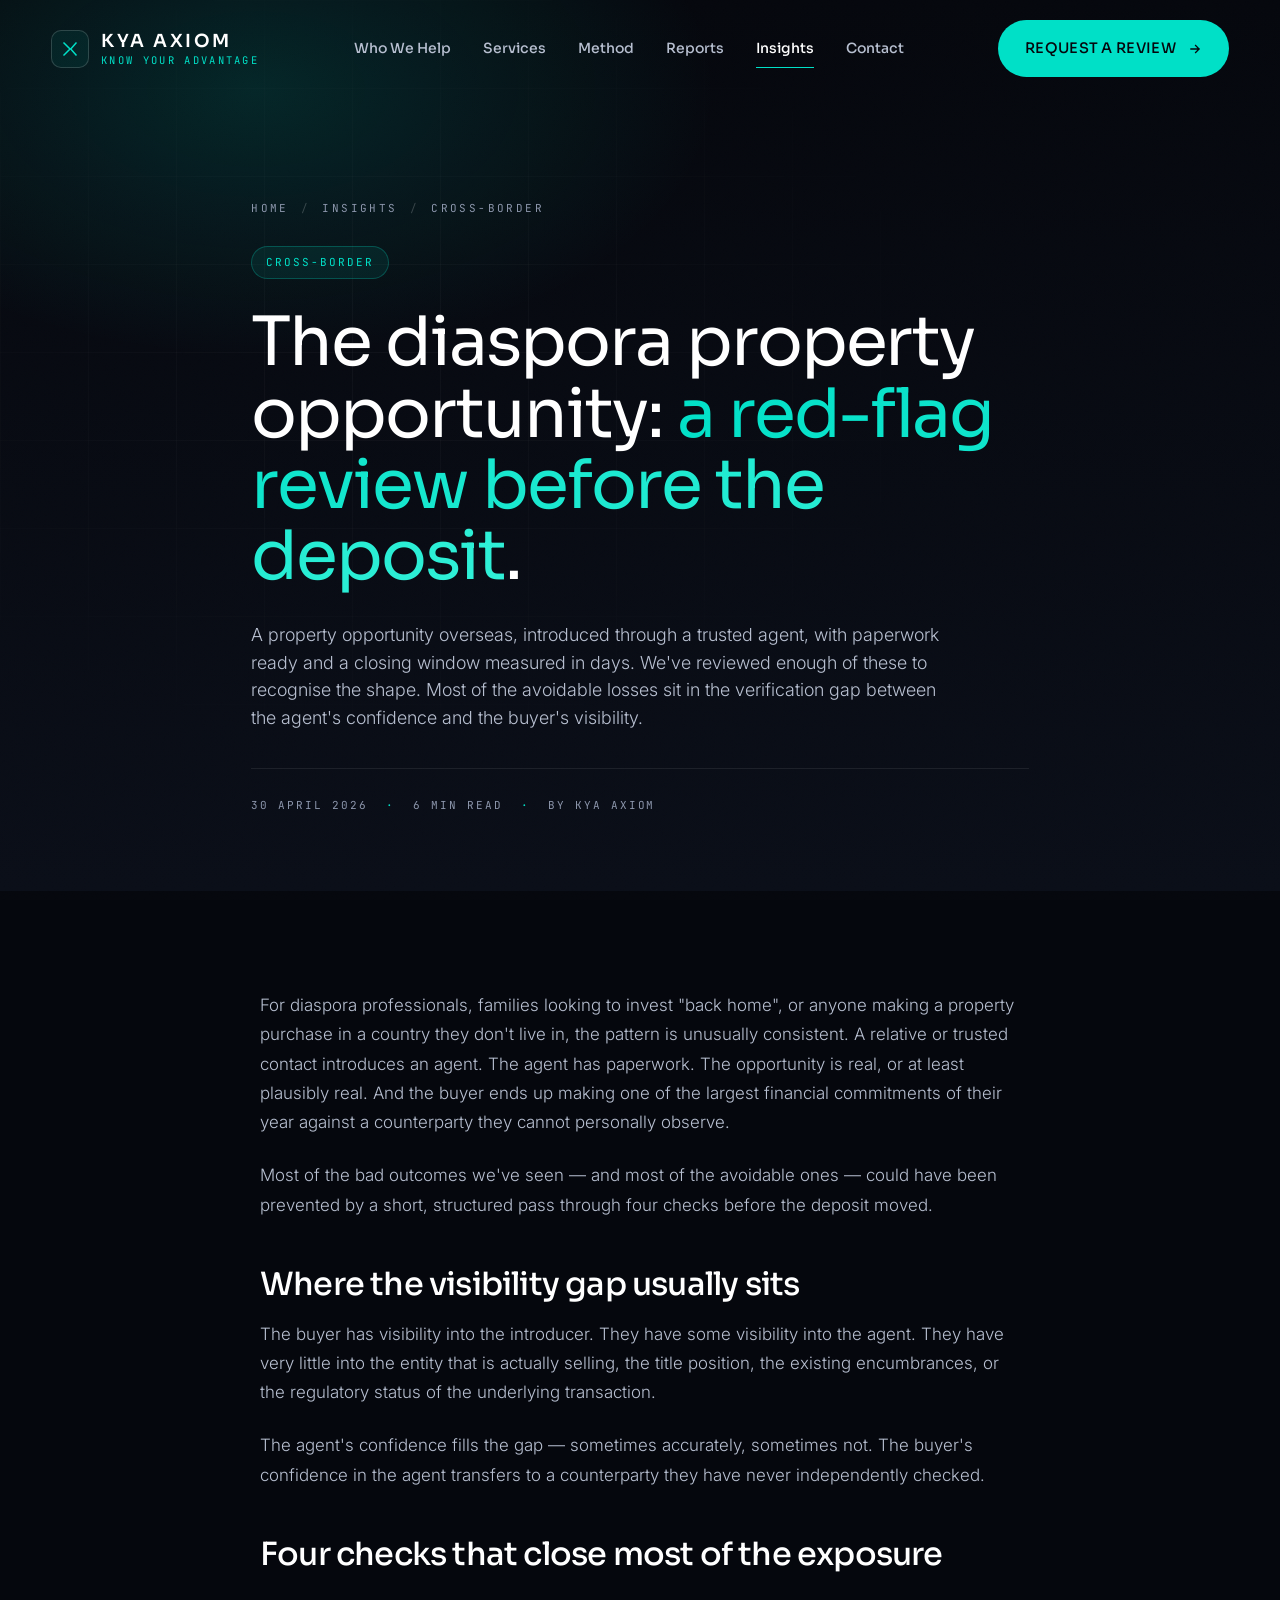
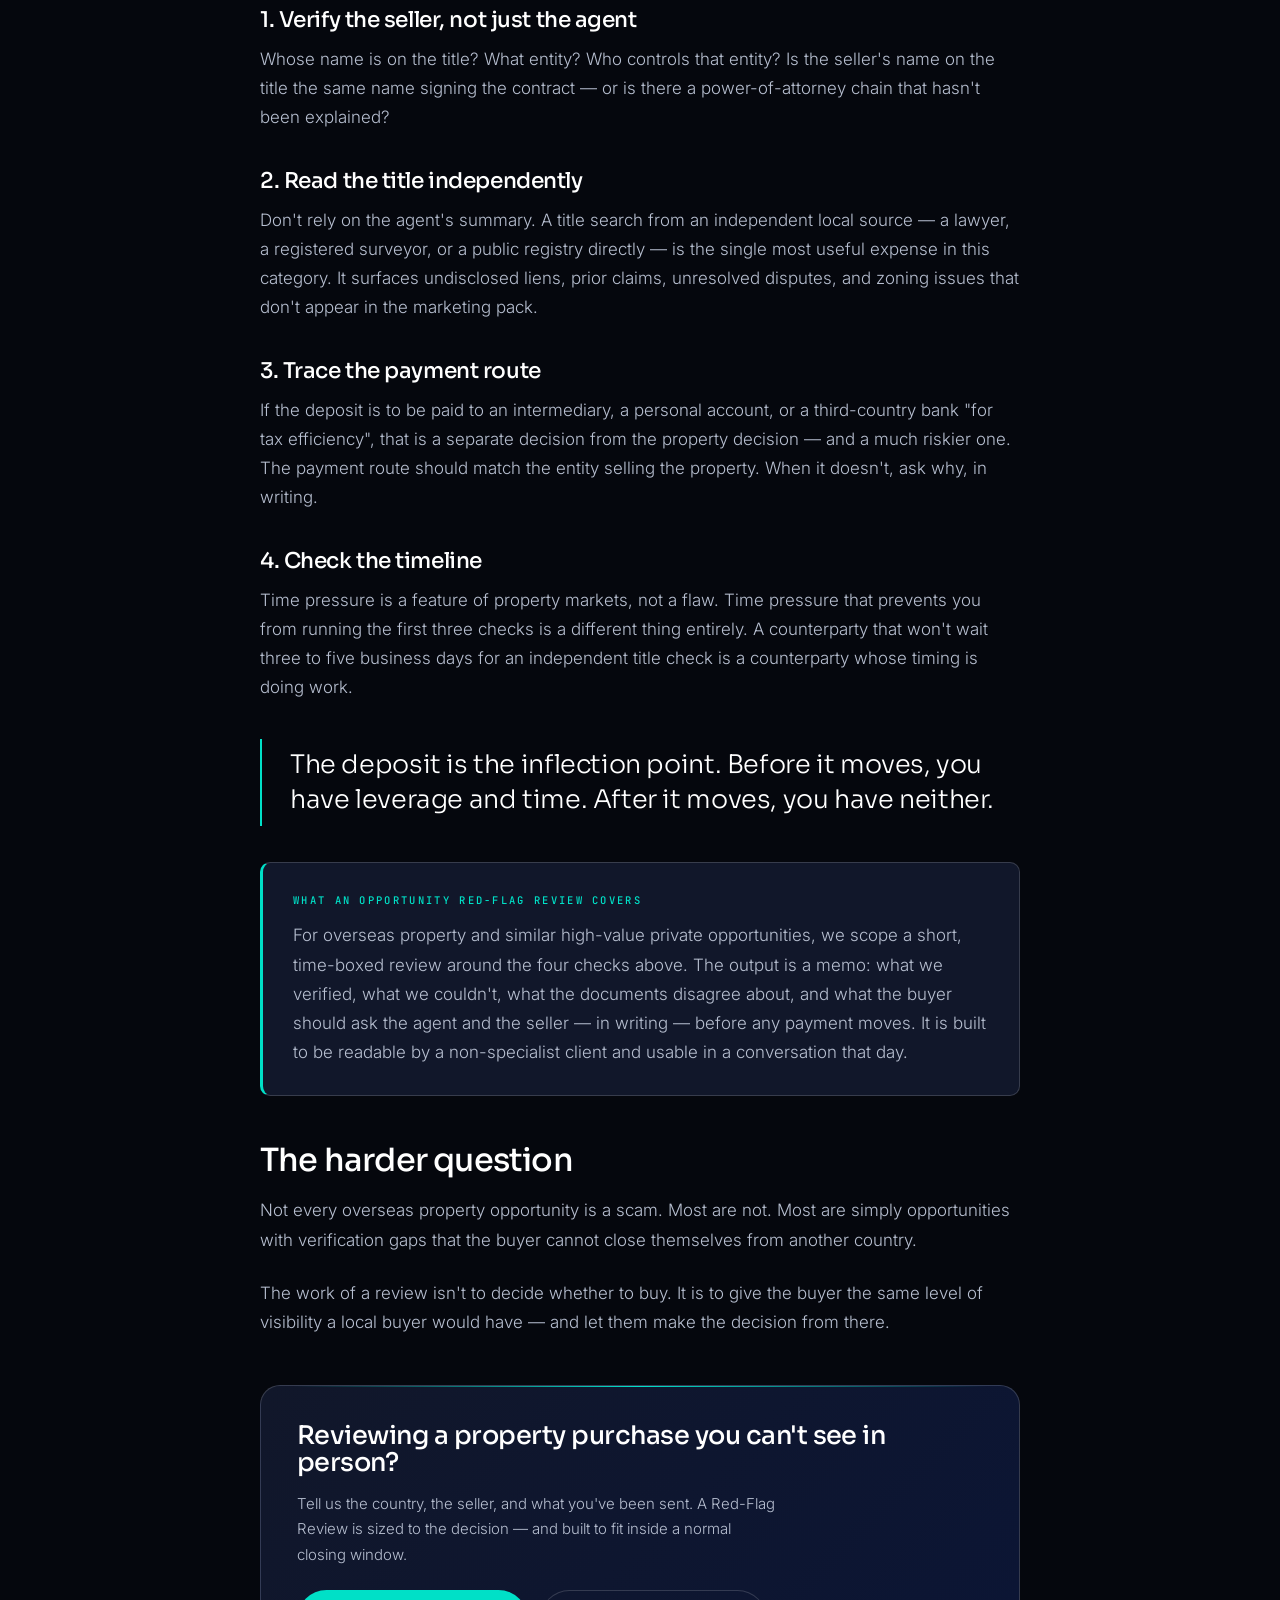
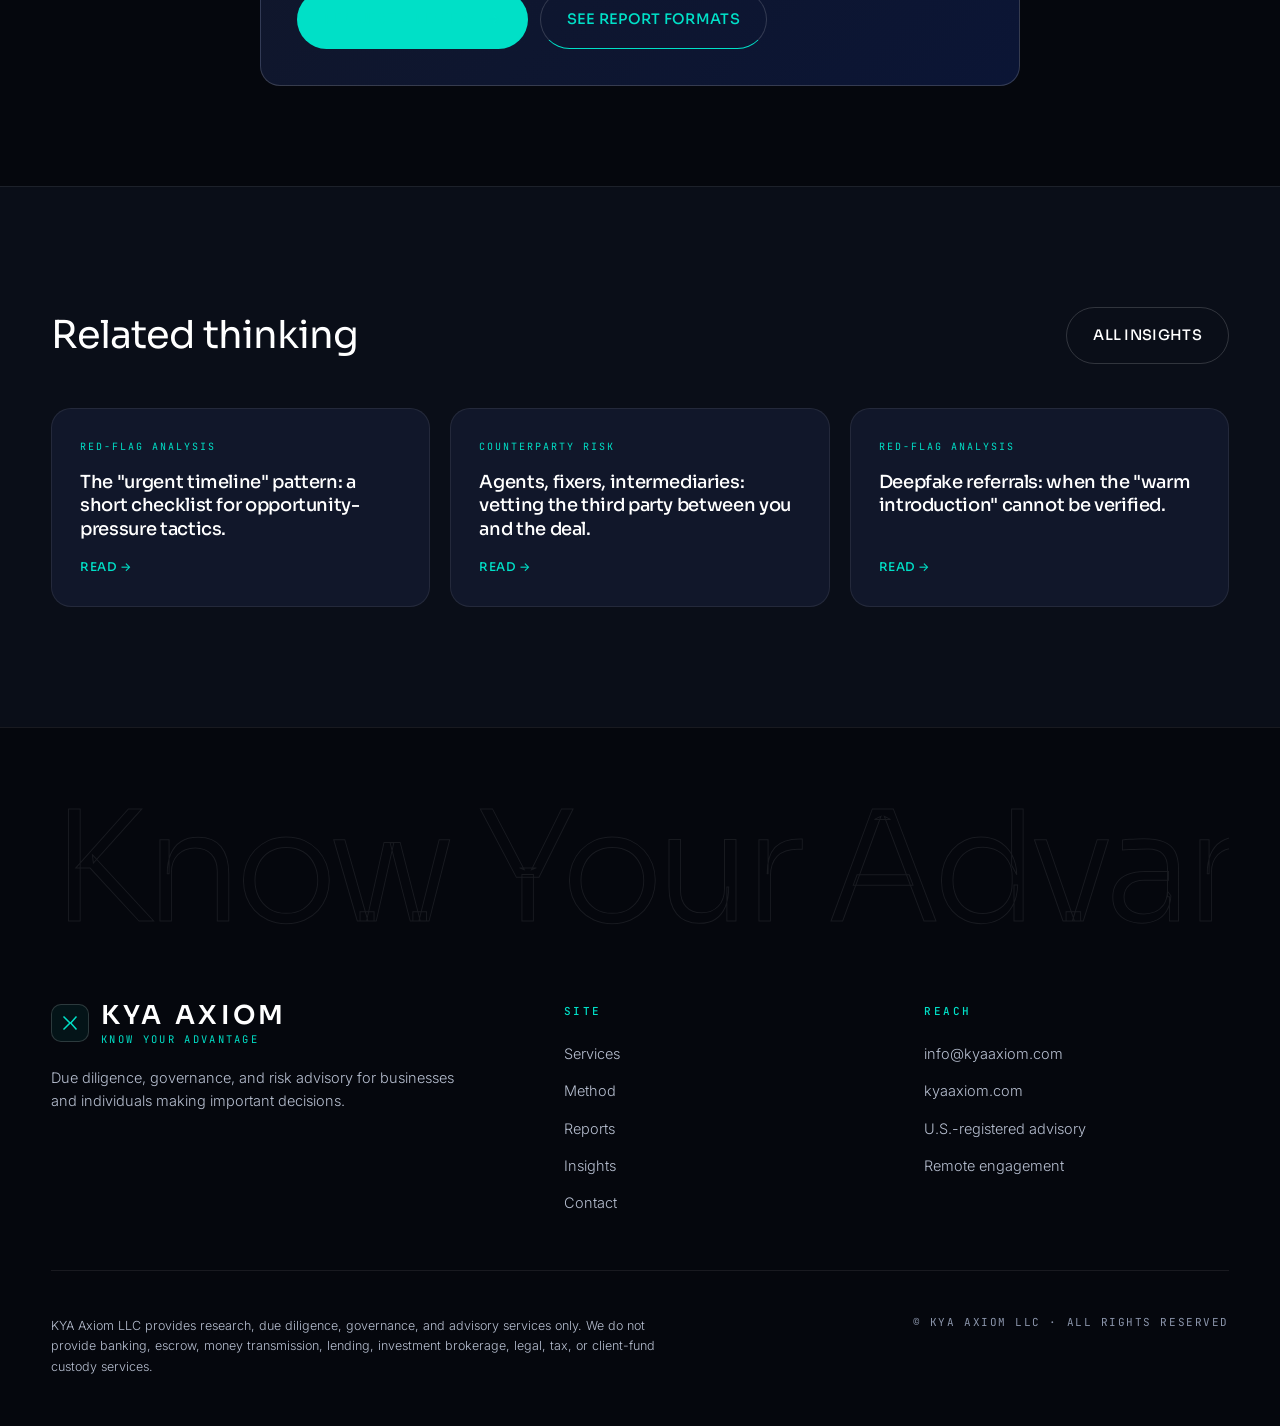
<file: diaspora-property-review.html>
<!DOCTYPE html>
<html lang="en">
<head>
<meta charset="UTF-8" />
<meta name="viewport" content="width=device-width, initial-scale=1, viewport-fit=cover" />
<meta name="color-scheme" content="dark" />
<meta name="theme-color" content="#05070D" />
<title>Diaspora property: a red-flag review before the deposit — KYA Axiom</title>
<meta name="description" content="Cross-border property purchases through agents carry verification gaps most buyers underestimate. Four checks that close most of the exposure." />
<meta name="robots" content="index, follow, max-image-preview:large, max-snippet:-1" />
<link rel="canonical" href="https://kyaaxiom.com/diaspora-property-review.html" />
<meta property="og:type" content="article" />
<meta property="og:title" content="Diaspora property: a red-flag review before the deposit" />
<meta property="og:description" content="Cross-border property purchases through agents carry verification gaps most buyers underestimate. Four checks that close most of the exposure." />
<link rel="icon" type="image/svg+xml" href="data:image/svg+xml;utf8,<svg xmlns='http://www.w3.org/2000/svg' viewBox='0 0 64 64'><rect width='64' height='64' rx='12' fill='%2305070D'/><path d='M14 16 L32 32 L14 48 M50 16 L34 32 L50 48' stroke='%2300E0C7' stroke-width='3' fill='none' stroke-linecap='square'/></svg>" />
<link rel="preconnect" href="https://fonts.googleapis.com" />
<link rel="preconnect" href="https://fonts.gstatic.com" crossorigin />
<link href="https://fonts.googleapis.com/css2?family=Sora:wght@200;300;400;500;600;700&family=Inter:wght@300;400;500;600;700&family=JetBrains+Mono:wght@400;500&display=swap" rel="stylesheet" />
<script type="application/ld+json">
{"@context":"https://schema.org","@type":"Article","headline":"Diaspora property: a red-flag review before the deposit","datePublished":"2026-04-30","author":{"@type":"Organization","name":"KYA Axiom LLC"},"publisher":{"@type":"Organization","name":"KYA Axiom LLC"}}
</script>
<style>
:root{--ink:#05070D;--ink-2:#0A0E18;--ink-3:#11172A;--navy:#0B1535;--line:rgba(255,255,255,0.08);--line-2:rgba(255,255,255,0.16);--paper:#F5F7FA;--mute:#8B95AB;--mute-2:#B7BFD0;--aqua:#00E0C7;--aqua-2:#2FF0D7;--aqua-glow:rgba(0,224,199,.35);--alert:#FF6B6B;--warn:#FFB547;--sans:"Sora","Inter",system-ui,sans-serif;--body:"Inter",system-ui,sans-serif;--mono:"JetBrains Mono",ui-monospace,Menlo,monospace;--radius:20px;--radius-sm:10px;--maxw:1320px;--gutter:clamp(20px,4vw,56px);--ease:cubic-bezier(.2,.7,.2,1);}
*,*::before,*::after{box-sizing:border-box}
html{scroll-behavior:smooth;-webkit-text-size-adjust:100%}
@media(prefers-reduced-motion:reduce){html{scroll-behavior:auto}*,*::before,*::after{animation-duration:.001ms!important;transition-duration:.001ms!important}}
body{margin:0;background:var(--ink);color:#fff;font-family:var(--body);font-weight:400;font-size:16px;line-height:1.6;-webkit-font-smoothing:antialiased;text-rendering:optimizeLegibility;overflow-x:hidden}
img,svg{display:block;max-width:100%}
a{color:inherit;text-decoration:none}
button{font:inherit;cursor:pointer;border:0;background:transparent;color:inherit}
:focus-visible{outline:2px solid var(--aqua);outline-offset:3px;border-radius:4px}
body::before{content:"";position:fixed;inset:0;pointer-events:none;z-index:1;opacity:.04;mix-blend-mode:overlay;background-image:url("data:image/svg+xml;utf8,<svg xmlns='http://www.w3.org/2000/svg' width='240' height='240'><filter id='n'><feTurbulence type='fractalNoise' baseFrequency='0.9' numOctaves='2' stitchTiles='stitch'/></filter><rect width='100%25' height='100%25' filter='url(%23n)'/></svg>")}
.container{width:100%;max-width:var(--maxw);margin:0 auto;padding:0 var(--gutter)}
.eyebrow{font-family:var(--mono);font-size:12px;letter-spacing:.22em;text-transform:uppercase;color:var(--aqua);display:inline-flex;align-items:center;gap:12px;margin-bottom:22px}
.eyebrow::before{content:"";width:28px;height:1px;background:var(--aqua);display:inline-block}
h1,h2,h3,h4{font-family:var(--sans);font-weight:500;letter-spacing:-.025em;line-height:1.06;margin:0}
.btn{display:inline-flex;align-items:center;gap:12px;padding:16px 26px;border-radius:999px;font-family:var(--sans);font-weight:500;font-size:14.5px;letter-spacing:.02em;text-transform:uppercase;transition:transform .25s var(--ease),background .25s var(--ease),color .25s var(--ease),border-color .25s var(--ease),box-shadow .25s var(--ease);border:1px solid transparent;white-space:nowrap;position:relative}
.btn:hover{transform:translateY(-2px)}
.btn--primary{background:var(--aqua);color:var(--ink)}
.btn--primary:hover{background:var(--aqua-2);box-shadow:0 12px 32px -8px var(--aqua-glow)}
.btn--ghost{border-color:var(--line-2);color:#fff}
.btn--ghost:hover{border-color:var(--aqua);color:var(--aqua)}
.btn .arrow{transition:transform .25s var(--ease)}
.btn:hover .arrow{transform:translateX(4px)}
.nav{position:fixed;top:0;left:0;right:0;z-index:100;padding:20px 0;transition:background .35s var(--ease),border-color .35s var(--ease),padding .35s var(--ease);border-bottom:1px solid transparent}
.nav.scrolled{background:rgba(5,7,13,.78);backdrop-filter:saturate(140%) blur(16px);-webkit-backdrop-filter:saturate(140%) blur(16px);border-bottom-color:var(--line);padding:14px 0}
.nav__inner{display:flex;align-items:center;justify-content:space-between;gap:24px}
.brand{display:flex;align-items:center;gap:12px;z-index:110}
.brand__mark{width:38px;height:38px;border:1px solid var(--line-2);border-radius:10px;display:grid;place-items:center;background:rgba(0,224,199,.06)}
.brand__mark svg{width:18px;height:18px}
.brand__text{display:flex;flex-direction:column;line-height:1}
.brand__name{font-family:var(--sans);font-size:18px;letter-spacing:.14em;font-weight:600}
.brand__sub{font-family:var(--mono);font-size:10.5px;letter-spacing:.22em;color:var(--aqua);text-transform:uppercase;margin-top:5px}
.nav__links{display:flex;align-items:center;gap:32px}
.nav__links a{font-family:var(--sans);font-size:14px;font-weight:500;color:var(--mute-2);transition:color .2s var(--ease);position:relative}
.nav__links a:hover,.nav__links a.is-active{color:#fff}
.nav__links a::after{content:"";position:absolute;left:0;right:0;bottom:-8px;height:1px;background:var(--aqua);transform:scaleX(0);transform-origin:left;transition:transform .3s var(--ease)}
.nav__links a:hover::after,.nav__links a.is-active::after{transform:scaleX(1)}
.nav__cta{display:inline-flex}
.nav__burger{display:none;width:44px;height:44px;border-radius:999px;border:1px solid var(--line-2);align-items:center;justify-content:center;z-index:110}
.nav__burger span{position:relative;width:16px;height:1px;background:#fff;display:block}
.nav__burger span::before,.nav__burger span::after{content:"";position:absolute;left:0;width:16px;height:1px;background:#fff;transition:transform .3s var(--ease),top .3s var(--ease)}
.nav__burger span::before{top:-5px}
.nav__burger span::after{top:5px}
.nav.open .nav__burger span{background:transparent}
.nav.open .nav__burger span::before{top:0;transform:rotate(45deg)}
.nav.open .nav__burger span::after{top:0;transform:rotate(-45deg)}
.drawer{position:fixed;inset:0;background:var(--ink);z-index:105;display:flex;flex-direction:column;padding:110px var(--gutter) 40px;transform:translateY(-100%);transition:transform .45s var(--ease);visibility:hidden}
.nav.open + .drawer{transform:translateY(0);visibility:visible}
.drawer a{font-family:var(--sans);font-size:32px;padding:16px 0;border-bottom:1px solid var(--line);font-weight:400;letter-spacing:-.02em}
.drawer a:last-of-type{border-bottom:0}
.drawer .btn{margin-top:28px;align-self:flex-start}
.drawer__meta{margin-top:auto;font-family:var(--mono);font-size:11px;letter-spacing:.2em;color:var(--aqua);text-transform:uppercase}

/* article hero */
.art-hero{position:relative;padding:clamp(140px,16vw,200px) 0 clamp(50px,6vw,80px);overflow:hidden;background:radial-gradient(60% 50% at 20% 10%,rgba(0,224,199,.14) 0%,transparent 60%),linear-gradient(180deg,var(--ink) 0%,var(--ink-2) 100%)}
.art-hero__grid{position:absolute;inset:0;pointer-events:none;background-image:linear-gradient(to right,var(--line) 1px,transparent 1px),linear-gradient(to bottom,var(--line) 1px,transparent 1px);background-size:88px 88px;mask-image:radial-gradient(60% 60% at 30% 40%,black,transparent 80%);-webkit-mask-image:radial-gradient(60% 60% at 30% 40%,black,transparent 80%);opacity:.45}
.art-hero__inner{position:relative;max-width:880px}
.crumbs{display:flex;align-items:center;gap:12px;margin-bottom:28px;font-family:var(--mono);font-size:11px;letter-spacing:.22em;text-transform:uppercase;color:var(--mute)}
.crumbs a{color:var(--mute);transition:color .2s var(--ease)}
.crumbs a:hover{color:var(--aqua)}
.crumbs .sep{color:rgba(255,255,255,.2)}
.art-hero__badge{display:inline-flex;align-items:center;gap:8px;padding:7px 14px;border-radius:999px;background:rgba(0,224,199,.08);border:1px solid rgba(0,224,199,.25);font-family:var(--mono);font-size:11px;letter-spacing:.18em;text-transform:uppercase;color:var(--aqua);margin-bottom:28px}
.art-hero h1{font-size:clamp(36px,5.5vw,68px);font-weight:400;letter-spacing:-.03em;line-height:1.05;margin-bottom:28px}
.art-hero h1 .accent{background:linear-gradient(120deg,var(--aqua) 0%,var(--aqua-2) 100%);-webkit-background-clip:text;background-clip:text;-webkit-text-fill-color:transparent}
.art-hero__lead{font-size:clamp(17px,1.4vw,20px);line-height:1.55;color:var(--mute-2);max-width:64ch;font-weight:300;margin:0}
.art-hero__meta{display:flex;align-items:center;gap:18px;flex-wrap:wrap;margin-top:36px;padding-top:28px;border-top:1px solid var(--line);font-family:var(--mono);font-size:11px;letter-spacing:.18em;text-transform:uppercase;color:var(--mute)}
.art-hero__meta .dot{color:var(--aqua)}

/* prose */
.art-body{padding:clamp(60px,8vw,100px) 0 clamp(60px,8vw,100px);background:var(--ink)}
.art-prose{max-width:760px;margin:0 auto;font-size:17px;line-height:1.72;color:var(--mute-2);font-weight:300}
.art-prose p{margin:0 0 24px}
.art-prose h2{font-size:clamp(24px,2.6vw,32px);color:#fff;margin:48px 0 18px;font-weight:500;letter-spacing:-.025em}
.art-prose h3{font-size:clamp(19px,1.7vw,22px);color:#fff;margin:36px 0 14px;font-weight:500;letter-spacing:-.02em}
.art-prose strong{color:#fff;font-weight:500}
.art-prose ul,.art-prose ol{padding-left:24px;margin:0 0 24px}
.art-prose li{margin-bottom:12px;padding-left:6px}
.art-prose ul li::marker{color:var(--aqua)}
.art-prose ol li::marker{color:var(--aqua);font-family:var(--mono);font-weight:500}
.art-prose a{color:var(--aqua);border-bottom:1px solid var(--aqua);transition:opacity .2s var(--ease)}
.art-prose a:hover{opacity:.7}
.art-prose blockquote{margin:36px 0;padding:8px 0 8px 28px;border-left:2px solid var(--aqua);font-family:var(--sans);font-weight:300;font-size:clamp(20px,2vw,26px);color:#fff;letter-spacing:-.015em;line-height:1.4}
.callout{margin:36px 0;padding:28px 30px;background:var(--ink-3);border:1px solid var(--line-2);border-left:3px solid var(--aqua);border-radius:var(--radius-sm)}
.callout strong{display:block;font-family:var(--mono);font-size:10.5px;font-weight:500;letter-spacing:.22em;text-transform:uppercase;color:var(--aqua);margin-bottom:12px}
.callout p:last-child{margin-bottom:0}
.callout--alert{border-left-color:var(--warn)}
.callout--alert strong{color:var(--warn)}

/* inline cta */
.art-cta{margin:48px 0 0;padding:36px 36px;background:linear-gradient(135deg,var(--ink-3) 0%,var(--navy) 100%);border:1px solid var(--line-2);border-radius:var(--radius);text-align:left;position:relative;overflow:hidden}
.art-cta::before{content:"";position:absolute;top:0;left:32px;right:32px;height:1px;background:linear-gradient(90deg,transparent,var(--aqua),transparent)}
.art-cta h3{font-size:clamp(22px,2vw,28px);color:#fff;margin:0 0 14px;letter-spacing:-.02em}
.art-cta p{color:var(--mute-2);margin:0 0 22px;font-size:15px;font-weight:300;max-width:54ch}
.art-cta__row{display:flex;gap:12px;flex-wrap:wrap}

/* related */
.related{background:var(--ink-2);padding:clamp(80px,10vw,120px) 0;border-top:1px solid var(--line)}
.related__head{display:flex;align-items:center;justify-content:space-between;gap:20px;margin-bottom:44px;flex-wrap:wrap}
.related h2{font-size:clamp(28px,3vw,40px);color:#fff;letter-spacing:-.025em;font-weight:400}
.related__grid{display:grid;grid-template-columns:repeat(3,1fr);gap:20px}
.rel-card{position:relative;background:var(--ink-3);border:1px solid var(--line);border-radius:var(--radius);padding:30px 28px;transition:transform .35s var(--ease),border-color .35s var(--ease),box-shadow .35s var(--ease);display:flex;flex-direction:column;gap:16px}
.rel-card:hover{transform:translateY(-4px);border-color:rgba(0,224,199,.3);box-shadow:0 20px 50px -20px rgba(0,224,199,.18)}
.rel-card__badge{font-family:var(--mono);font-size:10px;letter-spacing:.2em;text-transform:uppercase;color:var(--aqua)}
.rel-card__title{font-family:var(--sans);font-size:18px;line-height:1.3;font-weight:500;letter-spacing:-.02em;color:#fff;margin:0}
.rel-card__title a{color:inherit}
.rel-card__title a::after{content:"";position:absolute;inset:0;z-index:1;border-radius:var(--radius)}
.rel-card__more{font-family:var(--sans);font-size:12px;font-weight:500;letter-spacing:.04em;text-transform:uppercase;color:var(--aqua);margin-top:auto;display:inline-flex;align-items:center;gap:8px}

/* footer */
.footer{background:var(--ink);border-top:1px solid var(--line);padding:72px 0 36px;position:relative;overflow:hidden}
.footer__bigtype{font-family:var(--sans);font-size:clamp(60px,12vw,180px);line-height:.9;font-weight:300;letter-spacing:-.05em;color:transparent;-webkit-text-stroke:1px rgba(255,255,255,.08);margin-bottom:64px;white-space:nowrap;overflow:hidden}
.footer__top{display:grid;grid-template-columns:1.5fr 1fr 1fr;gap:56px;padding-bottom:56px;border-bottom:1px solid var(--line)}
.footer__brand .brand__name{font-size:26px}
.footer__brand p{color:var(--mute-2);margin-top:22px;max-width:48ch;font-size:14.5px;font-weight:300}
.footer__col h5{font-family:var(--mono);font-size:11px;letter-spacing:.22em;text-transform:uppercase;color:var(--aqua);margin:0 0 22px;font-weight:500}
.footer__col ul{list-style:none;padding:0;margin:0;display:flex;flex-direction:column;gap:14px}
.footer__col a,.footer__col li{color:var(--mute-2);font-size:14.5px;transition:color .2s var(--ease);font-weight:300}
.footer__col a:hover{color:var(--aqua)}
.footer__bottom{display:flex;justify-content:space-between;gap:24px;padding-top:32px;flex-wrap:wrap}
.footer__legal{font-size:12.5px;color:var(--mute-2);max-width:80ch;line-height:1.65;font-weight:300}
.footer__copy{font-family:var(--mono);font-size:11px;letter-spacing:.14em;color:var(--mute);text-transform:uppercase;white-space:nowrap}

@media(max-width:1024px){.related__grid{grid-template-columns:1fr 1fr}.footer__top{grid-template-columns:1fr 1fr}.footer__brand{grid-column:1 / -1}}
@media(max-width:720px){.nav__links,.nav__cta{display:none}.nav__burger{display:inline-flex}.related__grid{grid-template-columns:1fr}.footer__top{grid-template-columns:1fr;gap:36px}.footer__bigtype{font-size:80px;margin-bottom:40px}.art-cta{padding:28px 22px}.art-prose blockquote{padding-left:22px;margin:28px 0}.callout{padding:24px 22px;margin:28px 0}}
.skip{position:absolute;left:-9999px;top:8px;background:var(--aqua);color:var(--ink);padding:8px 14px;border-radius:var(--radius-sm);z-index:1000;font-size:13px;font-weight:500}
.skip:focus{left:12px}
</style>
</head>
<body>

<a href="#main" class="skip">Skip to content</a>

<header class="nav" id="nav">
  <div class="container nav__inner">
    <a href="index.html" class="brand" aria-label="KYA Axiom home">
      <span class="brand__mark" aria-hidden="true"><svg viewBox="0 0 24 24" fill="none" stroke="#00E0C7" stroke-width="2" stroke-linecap="square"><path d="M4 4 L12 12 L4 20 M20 4 L13 12 L20 20"/></svg></span>
      <span class="brand__text"><span class="brand__name">KYA AXIOM</span><span class="brand__sub">Know Your Advantage</span></span>
    </a>
    <nav class="nav__links" aria-label="Primary">
      <a href="index.html#who">Who We Help</a>
      <a href="index.html#services">Services</a>
      <a href="index.html#method">Method</a>
      <a href="index.html#reports">Reports</a>
      <a href="insights.html" class="is-active">Insights</a>
      <a href="index.html#contact">Contact</a>
    </nav>
    <a href="index.html#contact" class="btn btn--primary nav__cta">Request a Review<svg class="arrow" width="14" height="14" viewBox="0 0 24 24" fill="none" stroke="currentColor" stroke-width="2.2" stroke-linecap="square"><path d="M5 12h14M13 6l6 6-6 6"/></svg></a>
    <button class="nav__burger" id="burger" aria-label="Open menu" aria-expanded="false" aria-controls="drawer"><span></span></button>
  </div>
</header>

<div class="drawer" id="drawer" aria-hidden="true">
  <a href="index.html#who">Who We Help</a>
  <a href="index.html#services">Services</a>
  <a href="index.html#method">Method</a>
  <a href="index.html#reports">Reports</a>
  <a href="insights.html">Insights</a>
  <a href="index.html#contact">Contact</a>
  <a href="index.html#contact" class="btn btn--primary">Request a Review</a>
  <div class="drawer__meta">info@kyaaxiom.com</div>
</div>

<main id="main">

  <article>
    <section class="art-hero">
      <div class="art-hero__grid" aria-hidden="true"></div>
      <div class="container art-hero__inner">
        <nav class="crumbs" aria-label="Breadcrumb">
          <a href="index.html">Home</a><span class="sep">/</span>
          <a href="insights.html">Insights</a><span class="sep">/</span>
          <span>Cross-Border</span>
        </nav>
        <span class="art-hero__badge">Cross-Border</span>
        <h1>The diaspora property opportunity: <span class="accent">a red-flag review before the deposit</span>.</h1>
        <p class="art-hero__lead">A property opportunity overseas, introduced through a trusted agent, with paperwork ready and a closing window measured in days. We've reviewed enough of these to recognise the shape. Most of the avoidable losses sit in the verification gap between the agent's confidence and the buyer's visibility.</p>
        <div class="art-hero__meta">
          <span>30 April 2026</span><span class="dot">·</span><span>6 min read</span><span class="dot">·</span><span>By KYA Axiom</span>
        </div>
      </div>
    </section>

    <section class="art-body">
      <div class="container">
        <div class="art-prose">

<p>For diaspora professionals, families looking to invest "back home", or anyone making a property purchase in a country they don't live in, the pattern is unusually consistent. A relative or trusted contact introduces an agent. The agent has paperwork. The opportunity is real, or at least plausibly real. And the buyer ends up making one of the largest financial commitments of their year against a counterparty they cannot personally observe.</p>

<p>Most of the bad outcomes we've seen — and most of the avoidable ones — could have been prevented by a short, structured pass through four checks before the deposit moved.</p>

<h2>Where the visibility gap usually sits</h2>

<p>The buyer has visibility into the introducer. They have some visibility into the agent. They have very little into the entity that is actually selling, the title position, the existing encumbrances, or the regulatory status of the underlying transaction.</p>

<p>The agent's confidence fills the gap — sometimes accurately, sometimes not. The buyer's confidence in the agent transfers to a counterparty they have never independently checked.</p>

<h2>Four checks that close most of the exposure</h2>

<h3>1. Verify the seller, not just the agent</h3>

<p>Whose name is on the title? What entity? Who controls that entity? Is the seller's name on the title the same name signing the contract — or is there a power-of-attorney chain that hasn't been explained?</p>

<h3>2. Read the title independently</h3>

<p>Don't rely on the agent's summary. A title search from an independent local source — a lawyer, a registered surveyor, or a public registry directly — is the single most useful expense in this category. It surfaces undisclosed liens, prior claims, unresolved disputes, and zoning issues that don't appear in the marketing pack.</p>

<h3>3. Trace the payment route</h3>

<p>If the deposit is to be paid to an intermediary, a personal account, or a third-country bank "for tax efficiency", that is a separate decision from the property decision — and a much riskier one. The payment route should match the entity selling the property. When it doesn't, ask why, in writing.</p>

<h3>4. Check the timeline</h3>

<p>Time pressure is a feature of property markets, not a flaw. Time pressure that prevents you from running the first three checks is a different thing entirely. A counterparty that won't wait three to five business days for an independent title check is a counterparty whose timing is doing work.</p>

<blockquote>The deposit is the inflection point. Before it moves, you have leverage and time. After it moves, you have neither.</blockquote>

<div class="callout">
<strong>What an Opportunity Red-Flag Review covers</strong>
<p>For overseas property and similar high-value private opportunities, we scope a short, time-boxed review around the four checks above. The output is a memo: what we verified, what we couldn't, what the documents disagree about, and what the buyer should ask the agent and the seller — in writing — before any payment moves. It is built to be readable by a non-specialist client and usable in a conversation that day.</p>
</div>

<h2>The harder question</h2>

<p>Not every overseas property opportunity is a scam. Most are not. Most are simply opportunities with verification gaps that the buyer cannot close themselves from another country.</p>

<p>The work of a review isn't to decide whether to buy. It is to give the buyer the same level of visibility a local buyer would have — and let them make the decision from there.</p>

<div class="art-cta">
<h3>Reviewing a property purchase you can't see in person?</h3>
<p>Tell us the country, the seller, and what you've been sent. A Red-Flag Review is sized to the decision — and built to fit inside a normal closing window.</p>
<div class="art-cta__row">
<a href="index.html#contact" class="btn btn--primary">Request a Review<svg class="arrow" width="14" height="14" viewBox="0 0 24 24" fill="none" stroke="currentColor" stroke-width="2.2" stroke-linecap="square"><path d="M5 12h14M13 6l6 6-6 6"/></svg></a>
<a href="index.html#reports" class="btn btn--ghost">See report formats</a>
</div>
</div>

        </div>
      </div>
    </section>

    <section class="related">
      <div class="container">
        <div class="related__head">
          <h2>Related thinking</h2>
          <a href="insights.html" class="btn btn--ghost">All insights</a>
        </div>
        <div class="related__grid">
          <div class="rel-card">
            <span class="rel-card__badge">Red-Flag Analysis</span>
            <h3 class="rel-card__title"><a href="urgent-timeline-pattern.html">The "urgent timeline" pattern: a short checklist for opportunity-pressure tactics.</a></h3>
            <span class="rel-card__more">Read →</span>
          </div>
          <div class="rel-card">
            <span class="rel-card__badge">Counterparty Risk</span>
            <h3 class="rel-card__title"><a href="agents-fixers-intermediaries.html">Agents, fixers, intermediaries: vetting the third party between you and the deal.</a></h3>
            <span class="rel-card__more">Read →</span>
          </div>
          <div class="rel-card">
            <span class="rel-card__badge">Red-Flag Analysis</span>
            <h3 class="rel-card__title"><a href="deepfake-referrals.html">Deepfake referrals: when the "warm introduction" cannot be verified.</a></h3>
            <span class="rel-card__more">Read →</span>
          </div>
        </div>
      </div>
    </section>
  </article>

</main>

<footer class="footer">
  <div class="container">
    <div class="footer__bigtype" aria-hidden="true">Know Your Advantage</div>
    <div class="footer__top">
      <div class="footer__brand">
        <div class="brand">
          <span class="brand__mark" aria-hidden="true"><svg viewBox="0 0 24 24" fill="none" stroke="#00E0C7" stroke-width="2" stroke-linecap="square"><path d="M4 4 L12 12 L4 20 M20 4 L13 12 L20 20"/></svg></span>
          <span class="brand__text"><span class="brand__name">KYA AXIOM</span><span class="brand__sub">Know Your Advantage</span></span>
        </div>
        <p>Due diligence, governance, and risk advisory for businesses and individuals making important decisions.</p>
      </div>
      <div class="footer__col"><h5>Site</h5><ul>
        <li><a href="index.html#services">Services</a></li>
        <li><a href="index.html#method">Method</a></li>
        <li><a href="index.html#reports">Reports</a></li>
        <li><a href="insights.html">Insights</a></li>
        <li><a href="index.html#contact">Contact</a></li>
      </ul></div>
      <div class="footer__col"><h5>Reach</h5><ul>
        <li><a href="mailto:info@kyaaxiom.com">info@kyaaxiom.com</a></li>
        <li>kyaaxiom.com</li>
        <li>U.S.-registered advisory</li>
        <li>Remote engagement</li>
      </ul></div>
    </div>
    <div class="footer__bottom">
      <p class="footer__legal">KYA Axiom LLC provides research, due diligence, governance, and advisory services only. We do not provide banking, escrow, money transmission, lending, investment brokerage, legal, tax, or client-fund custody services.</p>
      <p class="footer__copy">© KYA Axiom LLC · All rights reserved</p>
    </div>
  </div>
</footer>

<script>
(function(){
  var nav=document.getElementById('nav');
  function s(){nav.classList.toggle('scrolled',(window.scrollY||0)>24)}
  window.addEventListener('scroll',s,{passive:true});s();
  var b=document.getElementById('burger'),d=document.getElementById('drawer');
  function o(open){nav.classList.toggle('open',open);b.setAttribute('aria-expanded',open?'true':'false');d.setAttribute('aria-hidden',open?'false':'true');document.body.style.overflow=open?'hidden':''}
  b.addEventListener('click',function(){o(!nav.classList.contains('open'))});
  d.querySelectorAll('a').forEach(function(a){a.addEventListener('click',function(){o(false)})});
  document.addEventListener('keydown',function(e){if(e.key==='Escape'&&nav.classList.contains('open'))o(false)});
})();
</script>
</body>
</html>
</file>
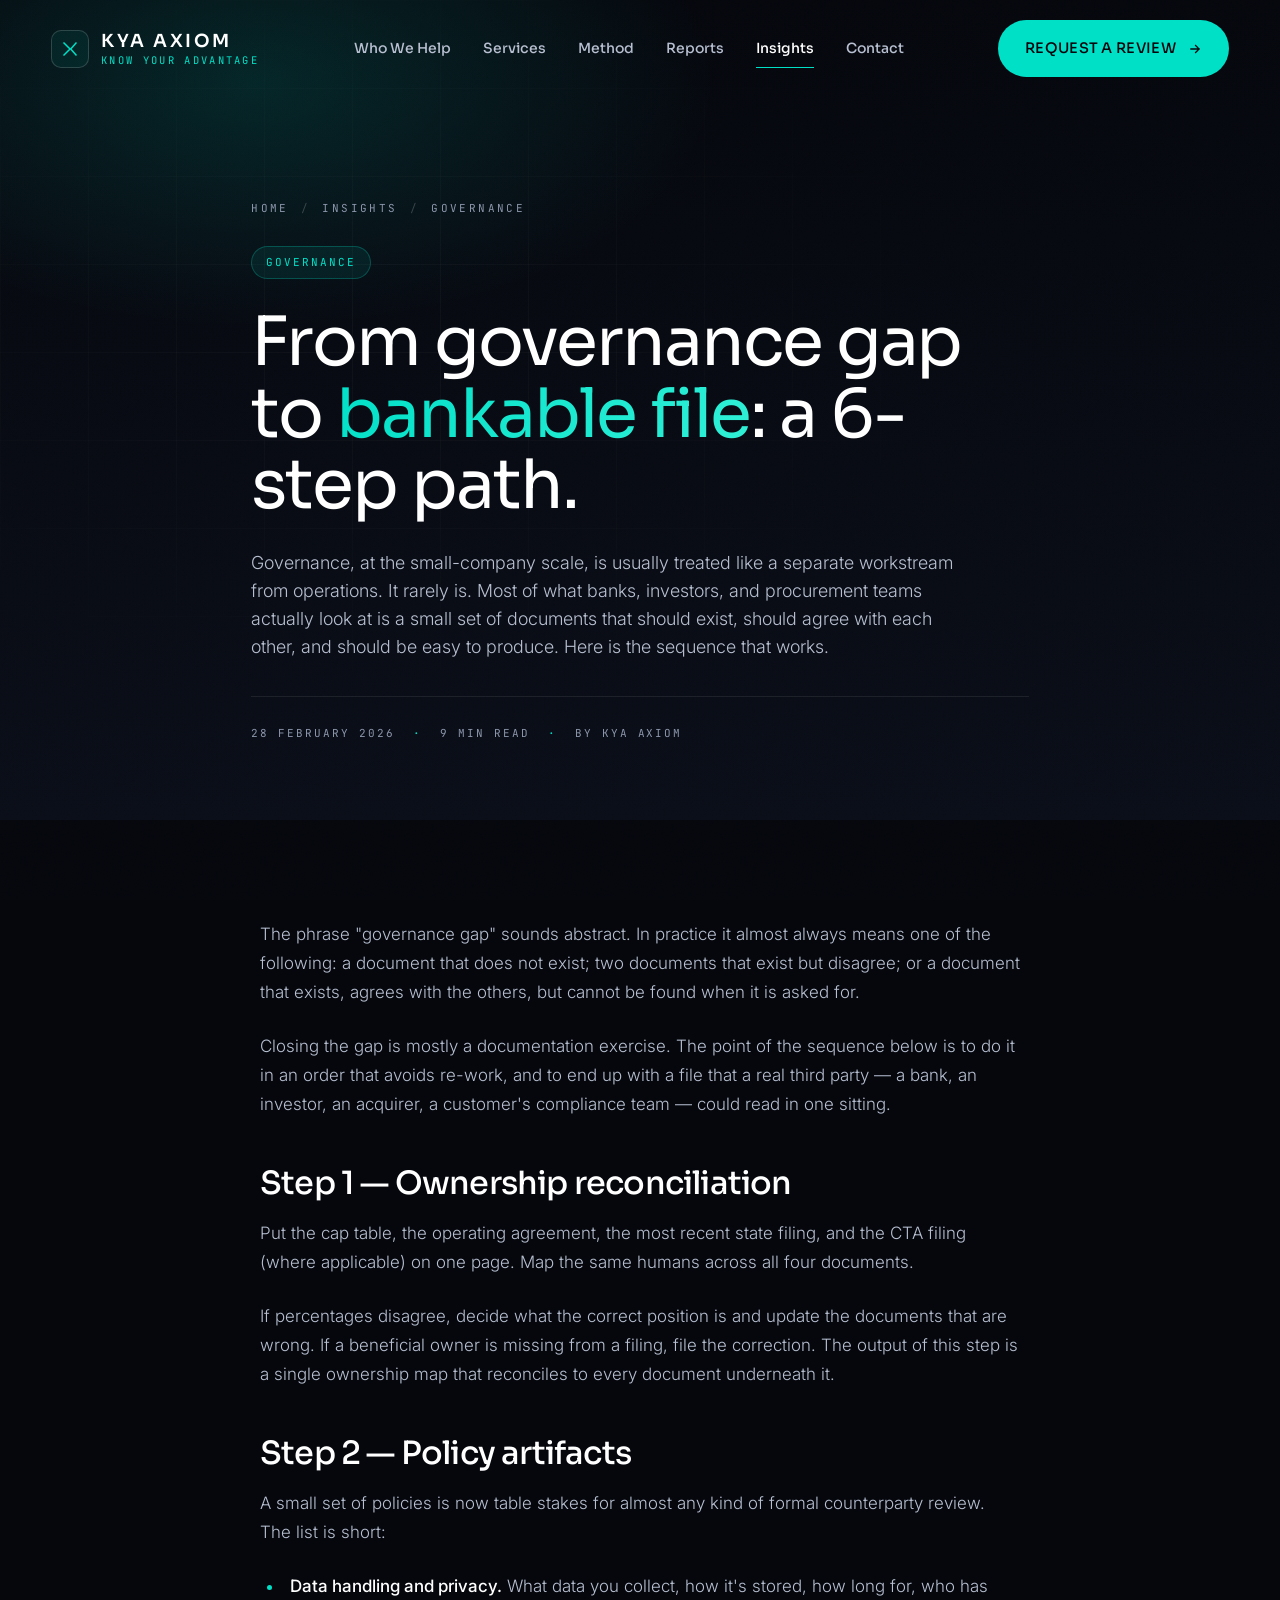
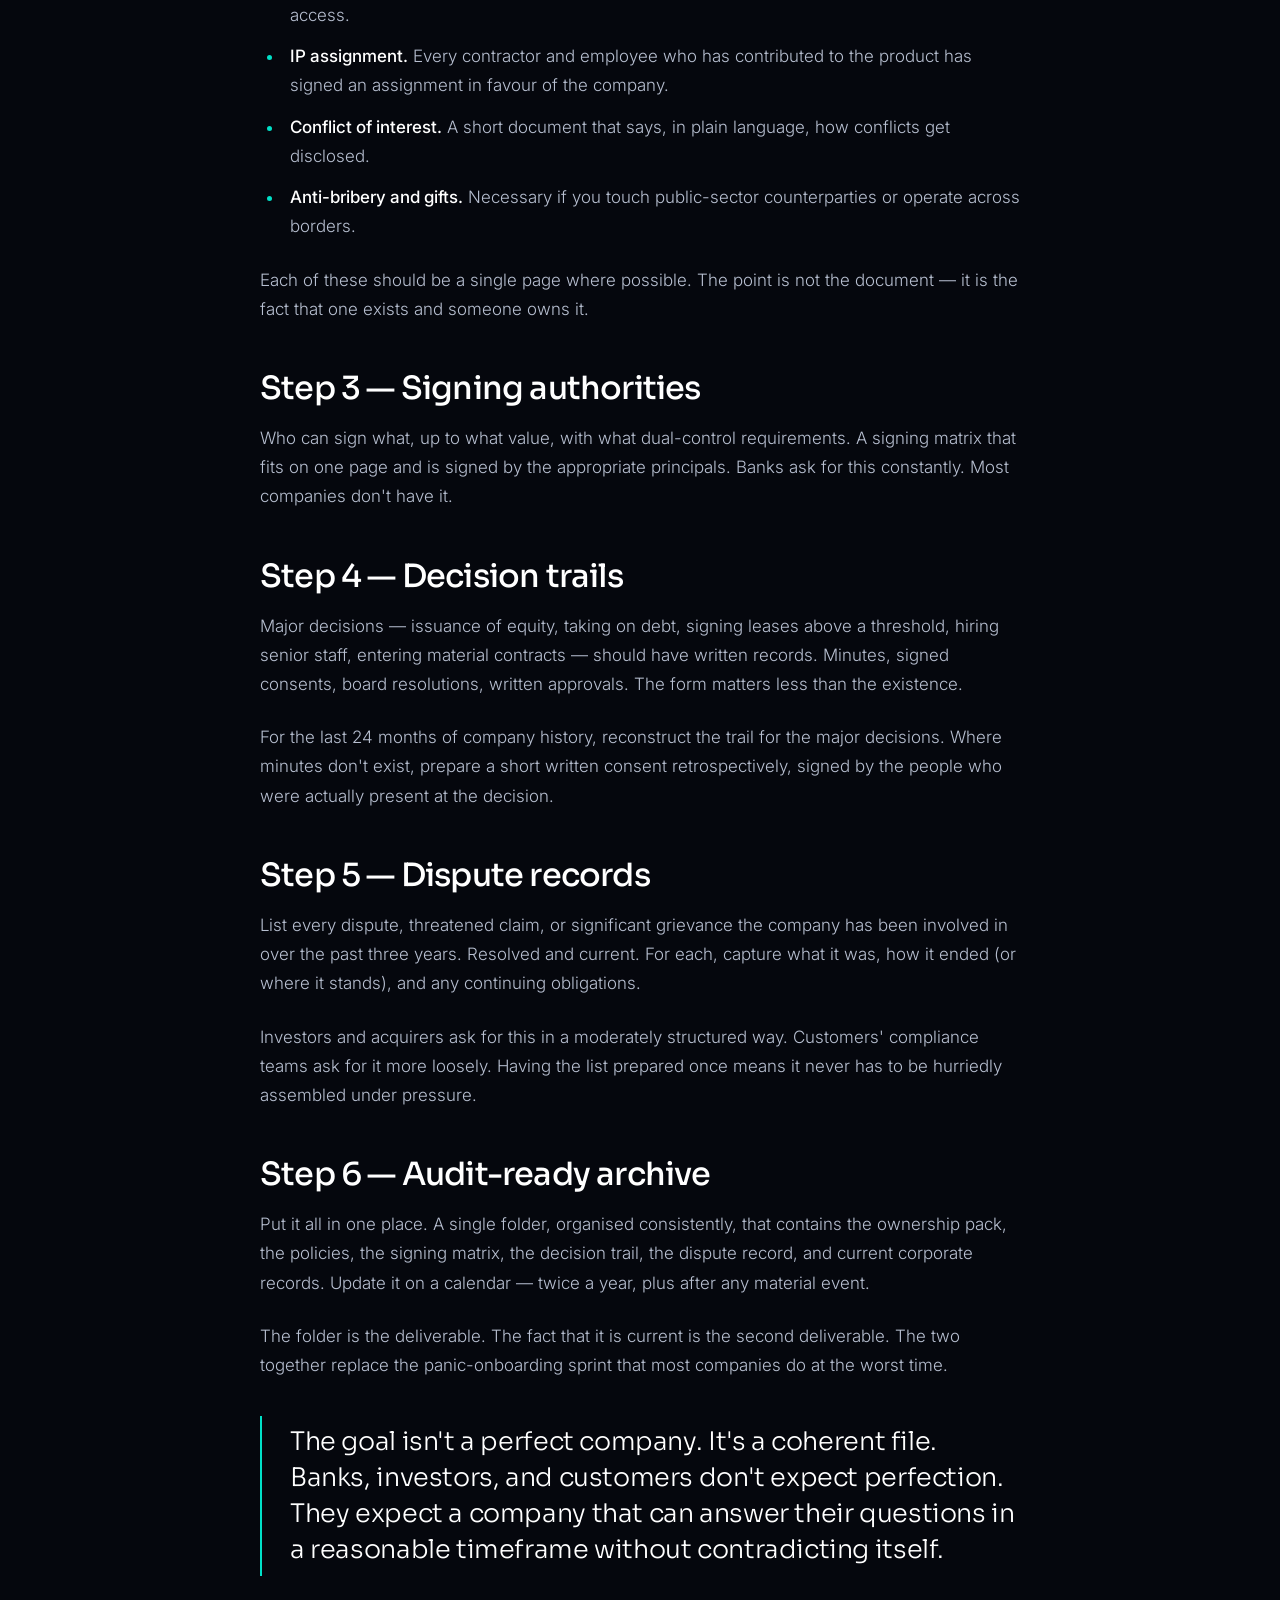
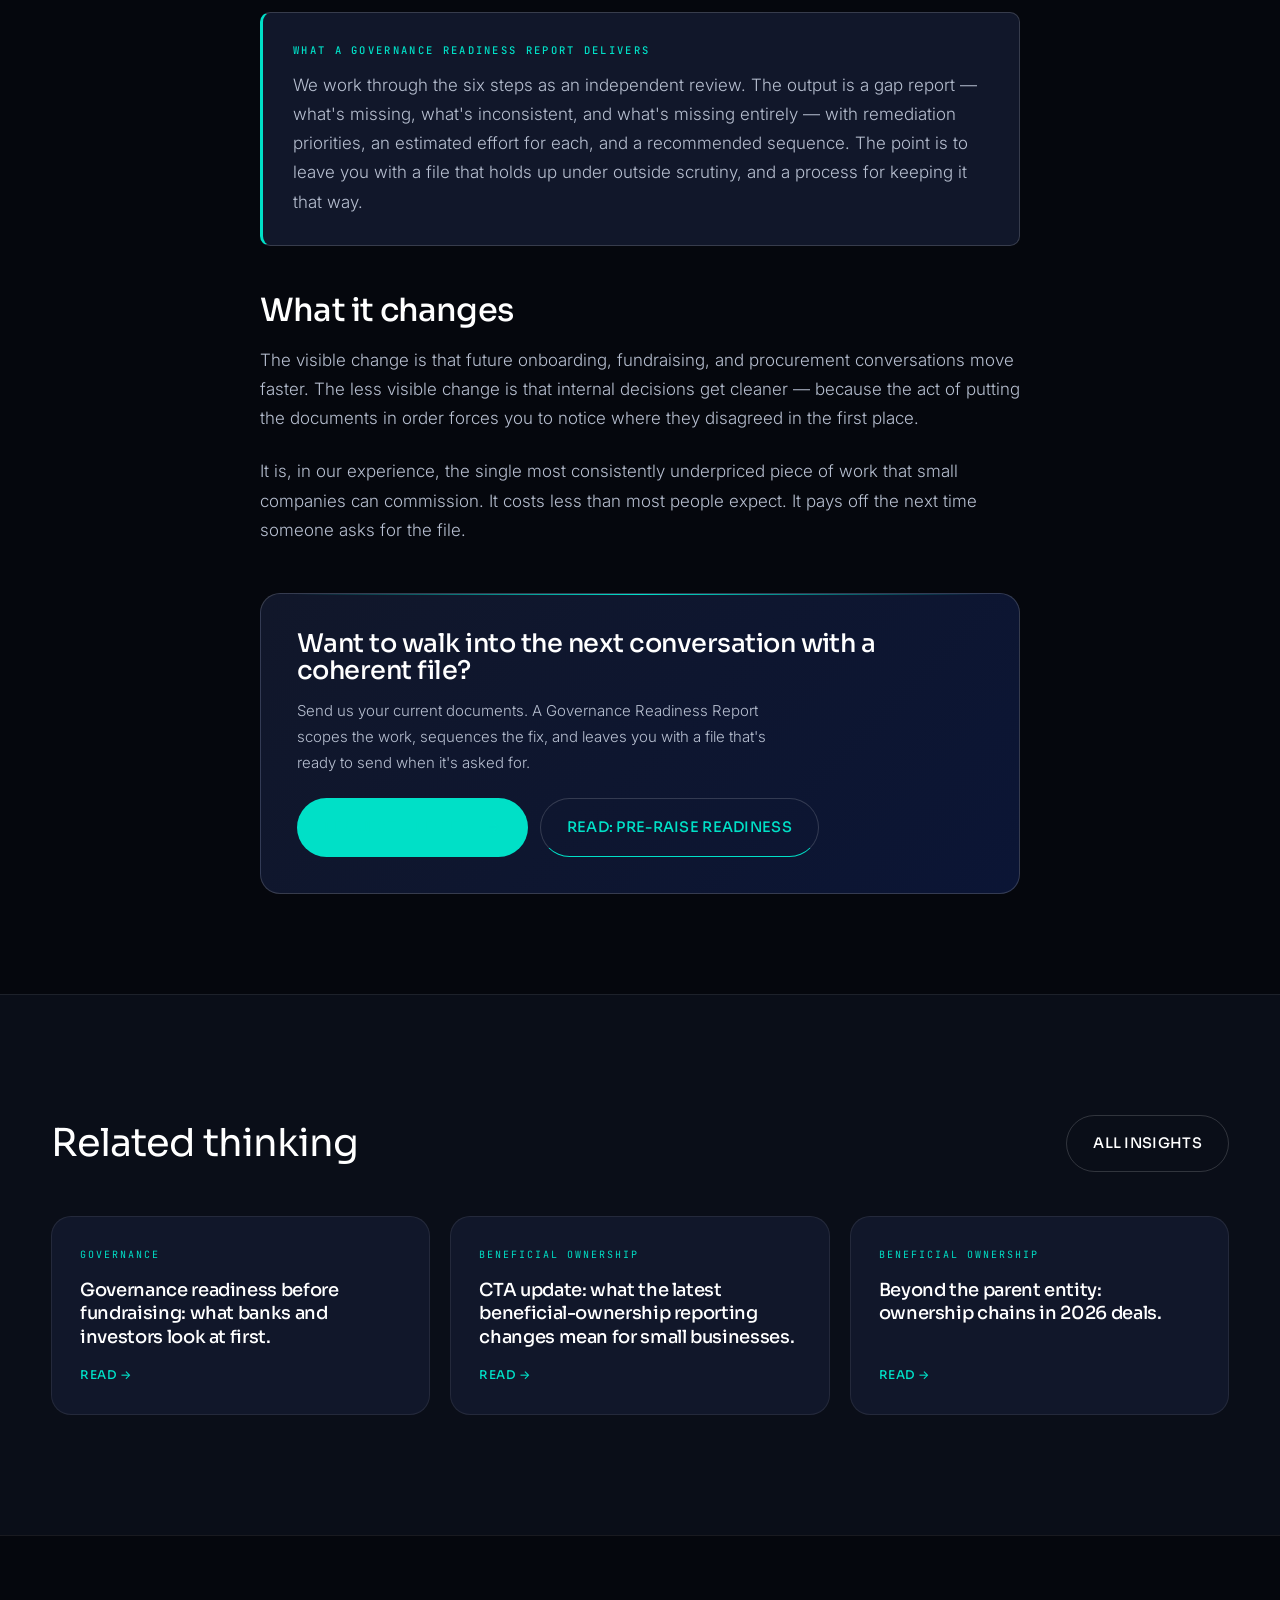
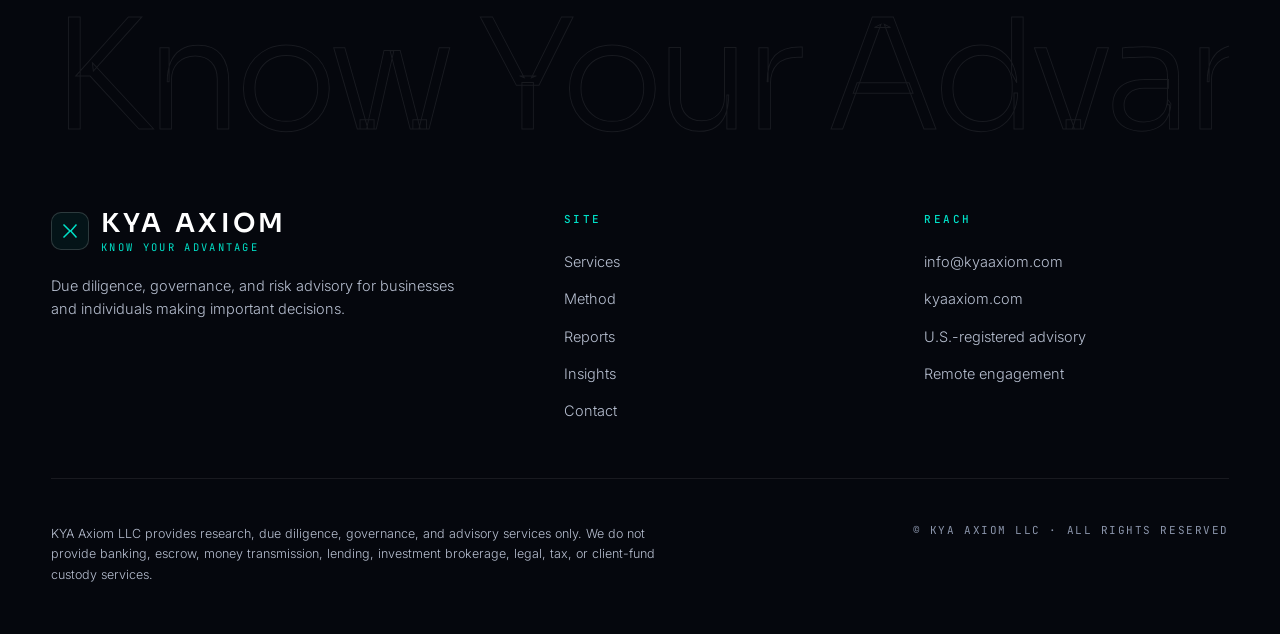
<file: governance-gap-bankable-file.html>
<!DOCTYPE html>
<html lang="en">
<head>
<meta charset="UTF-8" />
<meta name="viewport" content="width=device-width, initial-scale=1, viewport-fit=cover" />
<meta name="color-scheme" content="dark" />
<meta name="theme-color" content="#05070D" />
<title>From governance gap to bankable file: a 6-step path — KYA Axiom</title>
<meta name="description" content="Most governance gaps are not philosophical. They are documents that don't exist yet, or that don't agree with each other. A practical sequence to fix the file." />
<meta name="robots" content="index, follow, max-image-preview:large, max-snippet:-1" />
<link rel="canonical" href="https://kyaaxiom.com/governance-gap-bankable-file.html" />
<meta property="og:type" content="article" />
<meta property="og:title" content="From governance gap to bankable file: a 6-step path" />
<meta property="og:description" content="Most governance gaps are not philosophical. They are documents that don't exist yet, or that don't agree with each other. A practical sequence to fix the file." />
<link rel="icon" type="image/svg+xml" href="data:image/svg+xml;utf8,<svg xmlns='http://www.w3.org/2000/svg' viewBox='0 0 64 64'><rect width='64' height='64' rx='12' fill='%2305070D'/><path d='M14 16 L32 32 L14 48 M50 16 L34 32 L50 48' stroke='%2300E0C7' stroke-width='3' fill='none' stroke-linecap='square'/></svg>" />
<link rel="preconnect" href="https://fonts.googleapis.com" />
<link rel="preconnect" href="https://fonts.gstatic.com" crossorigin />
<link href="https://fonts.googleapis.com/css2?family=Sora:wght@200;300;400;500;600;700&family=Inter:wght@300;400;500;600;700&family=JetBrains+Mono:wght@400;500&display=swap" rel="stylesheet" />
<script type="application/ld+json">
{"@context":"https://schema.org","@type":"Article","headline":"From governance gap to bankable file: a 6-step path","datePublished":"2026-02-28","author":{"@type":"Organization","name":"KYA Axiom LLC"},"publisher":{"@type":"Organization","name":"KYA Axiom LLC"}}
</script>
<style>
:root{--ink:#05070D;--ink-2:#0A0E18;--ink-3:#11172A;--navy:#0B1535;--line:rgba(255,255,255,0.08);--line-2:rgba(255,255,255,0.16);--paper:#F5F7FA;--mute:#8B95AB;--mute-2:#B7BFD0;--aqua:#00E0C7;--aqua-2:#2FF0D7;--aqua-glow:rgba(0,224,199,.35);--alert:#FF6B6B;--warn:#FFB547;--sans:"Sora","Inter",system-ui,sans-serif;--body:"Inter",system-ui,sans-serif;--mono:"JetBrains Mono",ui-monospace,Menlo,monospace;--radius:20px;--radius-sm:10px;--maxw:1320px;--gutter:clamp(20px,4vw,56px);--ease:cubic-bezier(.2,.7,.2,1);}
*,*::before,*::after{box-sizing:border-box}
html{scroll-behavior:smooth;-webkit-text-size-adjust:100%}
@media(prefers-reduced-motion:reduce){html{scroll-behavior:auto}*,*::before,*::after{animation-duration:.001ms!important;transition-duration:.001ms!important}}
body{margin:0;background:var(--ink);color:#fff;font-family:var(--body);font-weight:400;font-size:16px;line-height:1.6;-webkit-font-smoothing:antialiased;text-rendering:optimizeLegibility;overflow-x:hidden}
img,svg{display:block;max-width:100%}
a{color:inherit;text-decoration:none}
button{font:inherit;cursor:pointer;border:0;background:transparent;color:inherit}
:focus-visible{outline:2px solid var(--aqua);outline-offset:3px;border-radius:4px}
body::before{content:"";position:fixed;inset:0;pointer-events:none;z-index:1;opacity:.04;mix-blend-mode:overlay;background-image:url("data:image/svg+xml;utf8,<svg xmlns='http://www.w3.org/2000/svg' width='240' height='240'><filter id='n'><feTurbulence type='fractalNoise' baseFrequency='0.9' numOctaves='2' stitchTiles='stitch'/></filter><rect width='100%25' height='100%25' filter='url(%23n)'/></svg>")}
.container{width:100%;max-width:var(--maxw);margin:0 auto;padding:0 var(--gutter)}
.eyebrow{font-family:var(--mono);font-size:12px;letter-spacing:.22em;text-transform:uppercase;color:var(--aqua);display:inline-flex;align-items:center;gap:12px;margin-bottom:22px}
.eyebrow::before{content:"";width:28px;height:1px;background:var(--aqua);display:inline-block}
h1,h2,h3,h4{font-family:var(--sans);font-weight:500;letter-spacing:-.025em;line-height:1.06;margin:0}
.btn{display:inline-flex;align-items:center;gap:12px;padding:16px 26px;border-radius:999px;font-family:var(--sans);font-weight:500;font-size:14.5px;letter-spacing:.02em;text-transform:uppercase;transition:transform .25s var(--ease),background .25s var(--ease),color .25s var(--ease),border-color .25s var(--ease),box-shadow .25s var(--ease);border:1px solid transparent;white-space:nowrap;position:relative}
.btn:hover{transform:translateY(-2px)}
.btn--primary{background:var(--aqua);color:var(--ink)}
.btn--primary:hover{background:var(--aqua-2);box-shadow:0 12px 32px -8px var(--aqua-glow)}
.btn--ghost{border-color:var(--line-2);color:#fff}
.btn--ghost:hover{border-color:var(--aqua);color:var(--aqua)}
.btn .arrow{transition:transform .25s var(--ease)}
.btn:hover .arrow{transform:translateX(4px)}
.nav{position:fixed;top:0;left:0;right:0;z-index:100;padding:20px 0;transition:background .35s var(--ease),border-color .35s var(--ease),padding .35s var(--ease);border-bottom:1px solid transparent}
.nav.scrolled{background:rgba(5,7,13,.78);backdrop-filter:saturate(140%) blur(16px);-webkit-backdrop-filter:saturate(140%) blur(16px);border-bottom-color:var(--line);padding:14px 0}
.nav__inner{display:flex;align-items:center;justify-content:space-between;gap:24px}
.brand{display:flex;align-items:center;gap:12px;z-index:110}
.brand__mark{width:38px;height:38px;border:1px solid var(--line-2);border-radius:10px;display:grid;place-items:center;background:rgba(0,224,199,.06)}
.brand__mark svg{width:18px;height:18px}
.brand__text{display:flex;flex-direction:column;line-height:1}
.brand__name{font-family:var(--sans);font-size:18px;letter-spacing:.14em;font-weight:600}
.brand__sub{font-family:var(--mono);font-size:10.5px;letter-spacing:.22em;color:var(--aqua);text-transform:uppercase;margin-top:5px}
.nav__links{display:flex;align-items:center;gap:32px}
.nav__links a{font-family:var(--sans);font-size:14px;font-weight:500;color:var(--mute-2);transition:color .2s var(--ease);position:relative}
.nav__links a:hover,.nav__links a.is-active{color:#fff}
.nav__links a::after{content:"";position:absolute;left:0;right:0;bottom:-8px;height:1px;background:var(--aqua);transform:scaleX(0);transform-origin:left;transition:transform .3s var(--ease)}
.nav__links a:hover::after,.nav__links a.is-active::after{transform:scaleX(1)}
.nav__cta{display:inline-flex}
.nav__burger{display:none;width:44px;height:44px;border-radius:999px;border:1px solid var(--line-2);align-items:center;justify-content:center;z-index:110}
.nav__burger span{position:relative;width:16px;height:1px;background:#fff;display:block}
.nav__burger span::before,.nav__burger span::after{content:"";position:absolute;left:0;width:16px;height:1px;background:#fff;transition:transform .3s var(--ease),top .3s var(--ease)}
.nav__burger span::before{top:-5px}
.nav__burger span::after{top:5px}
.nav.open .nav__burger span{background:transparent}
.nav.open .nav__burger span::before{top:0;transform:rotate(45deg)}
.nav.open .nav__burger span::after{top:0;transform:rotate(-45deg)}
.drawer{position:fixed;inset:0;background:var(--ink);z-index:105;display:flex;flex-direction:column;padding:110px var(--gutter) 40px;transform:translateY(-100%);transition:transform .45s var(--ease);visibility:hidden}
.nav.open + .drawer{transform:translateY(0);visibility:visible}
.drawer a{font-family:var(--sans);font-size:32px;padding:16px 0;border-bottom:1px solid var(--line);font-weight:400;letter-spacing:-.02em}
.drawer a:last-of-type{border-bottom:0}
.drawer .btn{margin-top:28px;align-self:flex-start}
.drawer__meta{margin-top:auto;font-family:var(--mono);font-size:11px;letter-spacing:.2em;color:var(--aqua);text-transform:uppercase}

/* article hero */
.art-hero{position:relative;padding:clamp(140px,16vw,200px) 0 clamp(50px,6vw,80px);overflow:hidden;background:radial-gradient(60% 50% at 20% 10%,rgba(0,224,199,.14) 0%,transparent 60%),linear-gradient(180deg,var(--ink) 0%,var(--ink-2) 100%)}
.art-hero__grid{position:absolute;inset:0;pointer-events:none;background-image:linear-gradient(to right,var(--line) 1px,transparent 1px),linear-gradient(to bottom,var(--line) 1px,transparent 1px);background-size:88px 88px;mask-image:radial-gradient(60% 60% at 30% 40%,black,transparent 80%);-webkit-mask-image:radial-gradient(60% 60% at 30% 40%,black,transparent 80%);opacity:.45}
.art-hero__inner{position:relative;max-width:880px}
.crumbs{display:flex;align-items:center;gap:12px;margin-bottom:28px;font-family:var(--mono);font-size:11px;letter-spacing:.22em;text-transform:uppercase;color:var(--mute)}
.crumbs a{color:var(--mute);transition:color .2s var(--ease)}
.crumbs a:hover{color:var(--aqua)}
.crumbs .sep{color:rgba(255,255,255,.2)}
.art-hero__badge{display:inline-flex;align-items:center;gap:8px;padding:7px 14px;border-radius:999px;background:rgba(0,224,199,.08);border:1px solid rgba(0,224,199,.25);font-family:var(--mono);font-size:11px;letter-spacing:.18em;text-transform:uppercase;color:var(--aqua);margin-bottom:28px}
.art-hero h1{font-size:clamp(36px,5.5vw,68px);font-weight:400;letter-spacing:-.03em;line-height:1.05;margin-bottom:28px}
.art-hero h1 .accent{background:linear-gradient(120deg,var(--aqua) 0%,var(--aqua-2) 100%);-webkit-background-clip:text;background-clip:text;-webkit-text-fill-color:transparent}
.art-hero__lead{font-size:clamp(17px,1.4vw,20px);line-height:1.55;color:var(--mute-2);max-width:64ch;font-weight:300;margin:0}
.art-hero__meta{display:flex;align-items:center;gap:18px;flex-wrap:wrap;margin-top:36px;padding-top:28px;border-top:1px solid var(--line);font-family:var(--mono);font-size:11px;letter-spacing:.18em;text-transform:uppercase;color:var(--mute)}
.art-hero__meta .dot{color:var(--aqua)}

/* prose */
.art-body{padding:clamp(60px,8vw,100px) 0 clamp(60px,8vw,100px);background:var(--ink)}
.art-prose{max-width:760px;margin:0 auto;font-size:17px;line-height:1.72;color:var(--mute-2);font-weight:300}
.art-prose p{margin:0 0 24px}
.art-prose h2{font-size:clamp(24px,2.6vw,32px);color:#fff;margin:48px 0 18px;font-weight:500;letter-spacing:-.025em}
.art-prose h3{font-size:clamp(19px,1.7vw,22px);color:#fff;margin:36px 0 14px;font-weight:500;letter-spacing:-.02em}
.art-prose strong{color:#fff;font-weight:500}
.art-prose ul,.art-prose ol{padding-left:24px;margin:0 0 24px}
.art-prose li{margin-bottom:12px;padding-left:6px}
.art-prose ul li::marker{color:var(--aqua)}
.art-prose ol li::marker{color:var(--aqua);font-family:var(--mono);font-weight:500}
.art-prose a{color:var(--aqua);border-bottom:1px solid var(--aqua);transition:opacity .2s var(--ease)}
.art-prose a:hover{opacity:.7}
.art-prose blockquote{margin:36px 0;padding:8px 0 8px 28px;border-left:2px solid var(--aqua);font-family:var(--sans);font-weight:300;font-size:clamp(20px,2vw,26px);color:#fff;letter-spacing:-.015em;line-height:1.4}
.callout{margin:36px 0;padding:28px 30px;background:var(--ink-3);border:1px solid var(--line-2);border-left:3px solid var(--aqua);border-radius:var(--radius-sm)}
.callout strong{display:block;font-family:var(--mono);font-size:10.5px;font-weight:500;letter-spacing:.22em;text-transform:uppercase;color:var(--aqua);margin-bottom:12px}
.callout p:last-child{margin-bottom:0}
.callout--alert{border-left-color:var(--warn)}
.callout--alert strong{color:var(--warn)}

/* inline cta */
.art-cta{margin:48px 0 0;padding:36px 36px;background:linear-gradient(135deg,var(--ink-3) 0%,var(--navy) 100%);border:1px solid var(--line-2);border-radius:var(--radius);text-align:left;position:relative;overflow:hidden}
.art-cta::before{content:"";position:absolute;top:0;left:32px;right:32px;height:1px;background:linear-gradient(90deg,transparent,var(--aqua),transparent)}
.art-cta h3{font-size:clamp(22px,2vw,28px);color:#fff;margin:0 0 14px;letter-spacing:-.02em}
.art-cta p{color:var(--mute-2);margin:0 0 22px;font-size:15px;font-weight:300;max-width:54ch}
.art-cta__row{display:flex;gap:12px;flex-wrap:wrap}

/* related */
.related{background:var(--ink-2);padding:clamp(80px,10vw,120px) 0;border-top:1px solid var(--line)}
.related__head{display:flex;align-items:center;justify-content:space-between;gap:20px;margin-bottom:44px;flex-wrap:wrap}
.related h2{font-size:clamp(28px,3vw,40px);color:#fff;letter-spacing:-.025em;font-weight:400}
.related__grid{display:grid;grid-template-columns:repeat(3,1fr);gap:20px}
.rel-card{position:relative;background:var(--ink-3);border:1px solid var(--line);border-radius:var(--radius);padding:30px 28px;transition:transform .35s var(--ease),border-color .35s var(--ease),box-shadow .35s var(--ease);display:flex;flex-direction:column;gap:16px}
.rel-card:hover{transform:translateY(-4px);border-color:rgba(0,224,199,.3);box-shadow:0 20px 50px -20px rgba(0,224,199,.18)}
.rel-card__badge{font-family:var(--mono);font-size:10px;letter-spacing:.2em;text-transform:uppercase;color:var(--aqua)}
.rel-card__title{font-family:var(--sans);font-size:18px;line-height:1.3;font-weight:500;letter-spacing:-.02em;color:#fff;margin:0}
.rel-card__title a{color:inherit}
.rel-card__title a::after{content:"";position:absolute;inset:0;z-index:1;border-radius:var(--radius)}
.rel-card__more{font-family:var(--sans);font-size:12px;font-weight:500;letter-spacing:.04em;text-transform:uppercase;color:var(--aqua);margin-top:auto;display:inline-flex;align-items:center;gap:8px}

/* footer */
.footer{background:var(--ink);border-top:1px solid var(--line);padding:72px 0 36px;position:relative;overflow:hidden}
.footer__bigtype{font-family:var(--sans);font-size:clamp(60px,12vw,180px);line-height:.9;font-weight:300;letter-spacing:-.05em;color:transparent;-webkit-text-stroke:1px rgba(255,255,255,.08);margin-bottom:64px;white-space:nowrap;overflow:hidden}
.footer__top{display:grid;grid-template-columns:1.5fr 1fr 1fr;gap:56px;padding-bottom:56px;border-bottom:1px solid var(--line)}
.footer__brand .brand__name{font-size:26px}
.footer__brand p{color:var(--mute-2);margin-top:22px;max-width:48ch;font-size:14.5px;font-weight:300}
.footer__col h5{font-family:var(--mono);font-size:11px;letter-spacing:.22em;text-transform:uppercase;color:var(--aqua);margin:0 0 22px;font-weight:500}
.footer__col ul{list-style:none;padding:0;margin:0;display:flex;flex-direction:column;gap:14px}
.footer__col a,.footer__col li{color:var(--mute-2);font-size:14.5px;transition:color .2s var(--ease);font-weight:300}
.footer__col a:hover{color:var(--aqua)}
.footer__bottom{display:flex;justify-content:space-between;gap:24px;padding-top:32px;flex-wrap:wrap}
.footer__legal{font-size:12.5px;color:var(--mute-2);max-width:80ch;line-height:1.65;font-weight:300}
.footer__copy{font-family:var(--mono);font-size:11px;letter-spacing:.14em;color:var(--mute);text-transform:uppercase;white-space:nowrap}

@media(max-width:1024px){.related__grid{grid-template-columns:1fr 1fr}.footer__top{grid-template-columns:1fr 1fr}.footer__brand{grid-column:1 / -1}}
@media(max-width:720px){.nav__links,.nav__cta{display:none}.nav__burger{display:inline-flex}.related__grid{grid-template-columns:1fr}.footer__top{grid-template-columns:1fr;gap:36px}.footer__bigtype{font-size:80px;margin-bottom:40px}.art-cta{padding:28px 22px}.art-prose blockquote{padding-left:22px;margin:28px 0}.callout{padding:24px 22px;margin:28px 0}}
.skip{position:absolute;left:-9999px;top:8px;background:var(--aqua);color:var(--ink);padding:8px 14px;border-radius:var(--radius-sm);z-index:1000;font-size:13px;font-weight:500}
.skip:focus{left:12px}
</style>
</head>
<body>

<a href="#main" class="skip">Skip to content</a>

<header class="nav" id="nav">
  <div class="container nav__inner">
    <a href="index.html" class="brand" aria-label="KYA Axiom home">
      <span class="brand__mark" aria-hidden="true"><svg viewBox="0 0 24 24" fill="none" stroke="#00E0C7" stroke-width="2" stroke-linecap="square"><path d="M4 4 L12 12 L4 20 M20 4 L13 12 L20 20"/></svg></span>
      <span class="brand__text"><span class="brand__name">KYA AXIOM</span><span class="brand__sub">Know Your Advantage</span></span>
    </a>
    <nav class="nav__links" aria-label="Primary">
      <a href="index.html#who">Who We Help</a>
      <a href="index.html#services">Services</a>
      <a href="index.html#method">Method</a>
      <a href="index.html#reports">Reports</a>
      <a href="insights.html" class="is-active">Insights</a>
      <a href="index.html#contact">Contact</a>
    </nav>
    <a href="index.html#contact" class="btn btn--primary nav__cta">Request a Review<svg class="arrow" width="14" height="14" viewBox="0 0 24 24" fill="none" stroke="currentColor" stroke-width="2.2" stroke-linecap="square"><path d="M5 12h14M13 6l6 6-6 6"/></svg></a>
    <button class="nav__burger" id="burger" aria-label="Open menu" aria-expanded="false" aria-controls="drawer"><span></span></button>
  </div>
</header>

<div class="drawer" id="drawer" aria-hidden="true">
  <a href="index.html#who">Who We Help</a>
  <a href="index.html#services">Services</a>
  <a href="index.html#method">Method</a>
  <a href="index.html#reports">Reports</a>
  <a href="insights.html">Insights</a>
  <a href="index.html#contact">Contact</a>
  <a href="index.html#contact" class="btn btn--primary">Request a Review</a>
  <div class="drawer__meta">info@kyaaxiom.com</div>
</div>

<main id="main">

  <article>
    <section class="art-hero">
      <div class="art-hero__grid" aria-hidden="true"></div>
      <div class="container art-hero__inner">
        <nav class="crumbs" aria-label="Breadcrumb">
          <a href="index.html">Home</a><span class="sep">/</span>
          <a href="insights.html">Insights</a><span class="sep">/</span>
          <span>Governance</span>
        </nav>
        <span class="art-hero__badge">Governance</span>
        <h1>From governance gap to <span class="accent">bankable file</span>: a 6-step path.</h1>
        <p class="art-hero__lead">Governance, at the small-company scale, is usually treated like a separate workstream from operations. It rarely is. Most of what banks, investors, and procurement teams actually look at is a small set of documents that should exist, should agree with each other, and should be easy to produce. Here is the sequence that works.</p>
        <div class="art-hero__meta">
          <span>28 February 2026</span><span class="dot">·</span><span>9 min read</span><span class="dot">·</span><span>By KYA Axiom</span>
        </div>
      </div>
    </section>

    <section class="art-body">
      <div class="container">
        <div class="art-prose">

<p>The phrase "governance gap" sounds abstract. In practice it almost always means one of the following: a document that does not exist; two documents that exist but disagree; or a document that exists, agrees with the others, but cannot be found when it is asked for.</p>

<p>Closing the gap is mostly a documentation exercise. The point of the sequence below is to do it in an order that avoids re-work, and to end up with a file that a real third party — a bank, an investor, an acquirer, a customer's compliance team — could read in one sitting.</p>

<h2>Step 1 — Ownership reconciliation</h2>

<p>Put the cap table, the operating agreement, the most recent state filing, and the CTA filing (where applicable) on one page. Map the same humans across all four documents.</p>

<p>If percentages disagree, decide what the correct position is and update the documents that are wrong. If a beneficial owner is missing from a filing, file the correction. The output of this step is a single ownership map that reconciles to every document underneath it.</p>

<h2>Step 2 — Policy artifacts</h2>

<p>A small set of policies is now table stakes for almost any kind of formal counterparty review. The list is short:</p>

<ul>
<li><strong>Data handling and privacy.</strong> What data you collect, how it's stored, how long for, who has access.</li>
<li><strong>IP assignment.</strong> Every contractor and employee who has contributed to the product has signed an assignment in favour of the company.</li>
<li><strong>Conflict of interest.</strong> A short document that says, in plain language, how conflicts get disclosed.</li>
<li><strong>Anti-bribery and gifts.</strong> Necessary if you touch public-sector counterparties or operate across borders.</li>
</ul>

<p>Each of these should be a single page where possible. The point is not the document — it is the fact that one exists and someone owns it.</p>

<h2>Step 3 — Signing authorities</h2>

<p>Who can sign what, up to what value, with what dual-control requirements. A signing matrix that fits on one page and is signed by the appropriate principals. Banks ask for this constantly. Most companies don't have it.</p>

<h2>Step 4 — Decision trails</h2>

<p>Major decisions — issuance of equity, taking on debt, signing leases above a threshold, hiring senior staff, entering material contracts — should have written records. Minutes, signed consents, board resolutions, written approvals. The form matters less than the existence.</p>

<p>For the last 24 months of company history, reconstruct the trail for the major decisions. Where minutes don't exist, prepare a short written consent retrospectively, signed by the people who were actually present at the decision.</p>

<h2>Step 5 — Dispute records</h2>

<p>List every dispute, threatened claim, or significant grievance the company has been involved in over the past three years. Resolved and current. For each, capture what it was, how it ended (or where it stands), and any continuing obligations.</p>

<p>Investors and acquirers ask for this in a moderately structured way. Customers' compliance teams ask for it more loosely. Having the list prepared once means it never has to be hurriedly assembled under pressure.</p>

<h2>Step 6 — Audit-ready archive</h2>

<p>Put it all in one place. A single folder, organised consistently, that contains the ownership pack, the policies, the signing matrix, the decision trail, the dispute record, and current corporate records. Update it on a calendar — twice a year, plus after any material event.</p>

<p>The folder is the deliverable. The fact that it is current is the second deliverable. The two together replace the panic-onboarding sprint that most companies do at the worst time.</p>

<blockquote>The goal isn't a perfect company. It's a coherent file. Banks, investors, and customers don't expect perfection. They expect a company that can answer their questions in a reasonable timeframe without contradicting itself.</blockquote>

<div class="callout">
<strong>What a Governance Readiness Report delivers</strong>
<p>We work through the six steps as an independent review. The output is a gap report — what's missing, what's inconsistent, and what's missing entirely — with remediation priorities, an estimated effort for each, and a recommended sequence. The point is to leave you with a file that holds up under outside scrutiny, and a process for keeping it that way.</p>
</div>

<h2>What it changes</h2>

<p>The visible change is that future onboarding, fundraising, and procurement conversations move faster. The less visible change is that internal decisions get cleaner — because the act of putting the documents in order forces you to notice where they disagreed in the first place.</p>

<p>It is, in our experience, the single most consistently underpriced piece of work that small companies can commission. It costs less than most people expect. It pays off the next time someone asks for the file.</p>

<div class="art-cta">
<h3>Want to walk into the next conversation with a coherent file?</h3>
<p>Send us your current documents. A Governance Readiness Report scopes the work, sequences the fix, and leaves you with a file that's ready to send when it's asked for.</p>
<div class="art-cta__row">
<a href="index.html#contact" class="btn btn--primary">Request a Review<svg class="arrow" width="14" height="14" viewBox="0 0 24 24" fill="none" stroke="currentColor" stroke-width="2.2" stroke-linecap="square"><path d="M5 12h14M13 6l6 6-6 6"/></svg></a>
<a href="governance-readiness-fundraising.html" class="btn btn--ghost">Read: pre-raise readiness</a>
</div>
</div>

        </div>
      </div>
    </section>

    <section class="related">
      <div class="container">
        <div class="related__head">
          <h2>Related thinking</h2>
          <a href="insights.html" class="btn btn--ghost">All insights</a>
        </div>
        <div class="related__grid">
          <div class="rel-card">
            <span class="rel-card__badge">Governance</span>
            <h3 class="rel-card__title"><a href="governance-readiness-fundraising.html">Governance readiness before fundraising: what banks and investors look at first.</a></h3>
            <span class="rel-card__more">Read →</span>
          </div>
          <div class="rel-card">
            <span class="rel-card__badge">Beneficial Ownership</span>
            <h3 class="rel-card__title"><a href="cta-beneficial-ownership-update.html">CTA update: what the latest beneficial-ownership reporting changes mean for small businesses.</a></h3>
            <span class="rel-card__more">Read →</span>
          </div>
          <div class="rel-card">
            <span class="rel-card__badge">Beneficial Ownership</span>
            <h3 class="rel-card__title"><a href="ownership-chains-2026.html">Beyond the parent entity: ownership chains in 2026 deals.</a></h3>
            <span class="rel-card__more">Read →</span>
          </div>
        </div>
      </div>
    </section>
  </article>

</main>

<footer class="footer">
  <div class="container">
    <div class="footer__bigtype" aria-hidden="true">Know Your Advantage</div>
    <div class="footer__top">
      <div class="footer__brand">
        <div class="brand">
          <span class="brand__mark" aria-hidden="true"><svg viewBox="0 0 24 24" fill="none" stroke="#00E0C7" stroke-width="2" stroke-linecap="square"><path d="M4 4 L12 12 L4 20 M20 4 L13 12 L20 20"/></svg></span>
          <span class="brand__text"><span class="brand__name">KYA AXIOM</span><span class="brand__sub">Know Your Advantage</span></span>
        </div>
        <p>Due diligence, governance, and risk advisory for businesses and individuals making important decisions.</p>
      </div>
      <div class="footer__col"><h5>Site</h5><ul>
        <li><a href="index.html#services">Services</a></li>
        <li><a href="index.html#method">Method</a></li>
        <li><a href="index.html#reports">Reports</a></li>
        <li><a href="insights.html">Insights</a></li>
        <li><a href="index.html#contact">Contact</a></li>
      </ul></div>
      <div class="footer__col"><h5>Reach</h5><ul>
        <li><a href="mailto:info@kyaaxiom.com">info@kyaaxiom.com</a></li>
        <li>kyaaxiom.com</li>
        <li>U.S.-registered advisory</li>
        <li>Remote engagement</li>
      </ul></div>
    </div>
    <div class="footer__bottom">
      <p class="footer__legal">KYA Axiom LLC provides research, due diligence, governance, and advisory services only. We do not provide banking, escrow, money transmission, lending, investment brokerage, legal, tax, or client-fund custody services.</p>
      <p class="footer__copy">© KYA Axiom LLC · All rights reserved</p>
    </div>
  </div>
</footer>

<script>
(function(){
  var nav=document.getElementById('nav');
  function s(){nav.classList.toggle('scrolled',(window.scrollY||0)>24)}
  window.addEventListener('scroll',s,{passive:true});s();
  var b=document.getElementById('burger'),d=document.getElementById('drawer');
  function o(open){nav.classList.toggle('open',open);b.setAttribute('aria-expanded',open?'true':'false');d.setAttribute('aria-hidden',open?'false':'true');document.body.style.overflow=open?'hidden':''}
  b.addEventListener('click',function(){o(!nav.classList.contains('open'))});
  d.querySelectorAll('a').forEach(function(a){a.addEventListener('click',function(){o(false)})});
  document.addEventListener('keydown',function(e){if(e.key==='Escape'&&nav.classList.contains('open'))o(false)});
})();
</script>
</body>
</html>
</file>
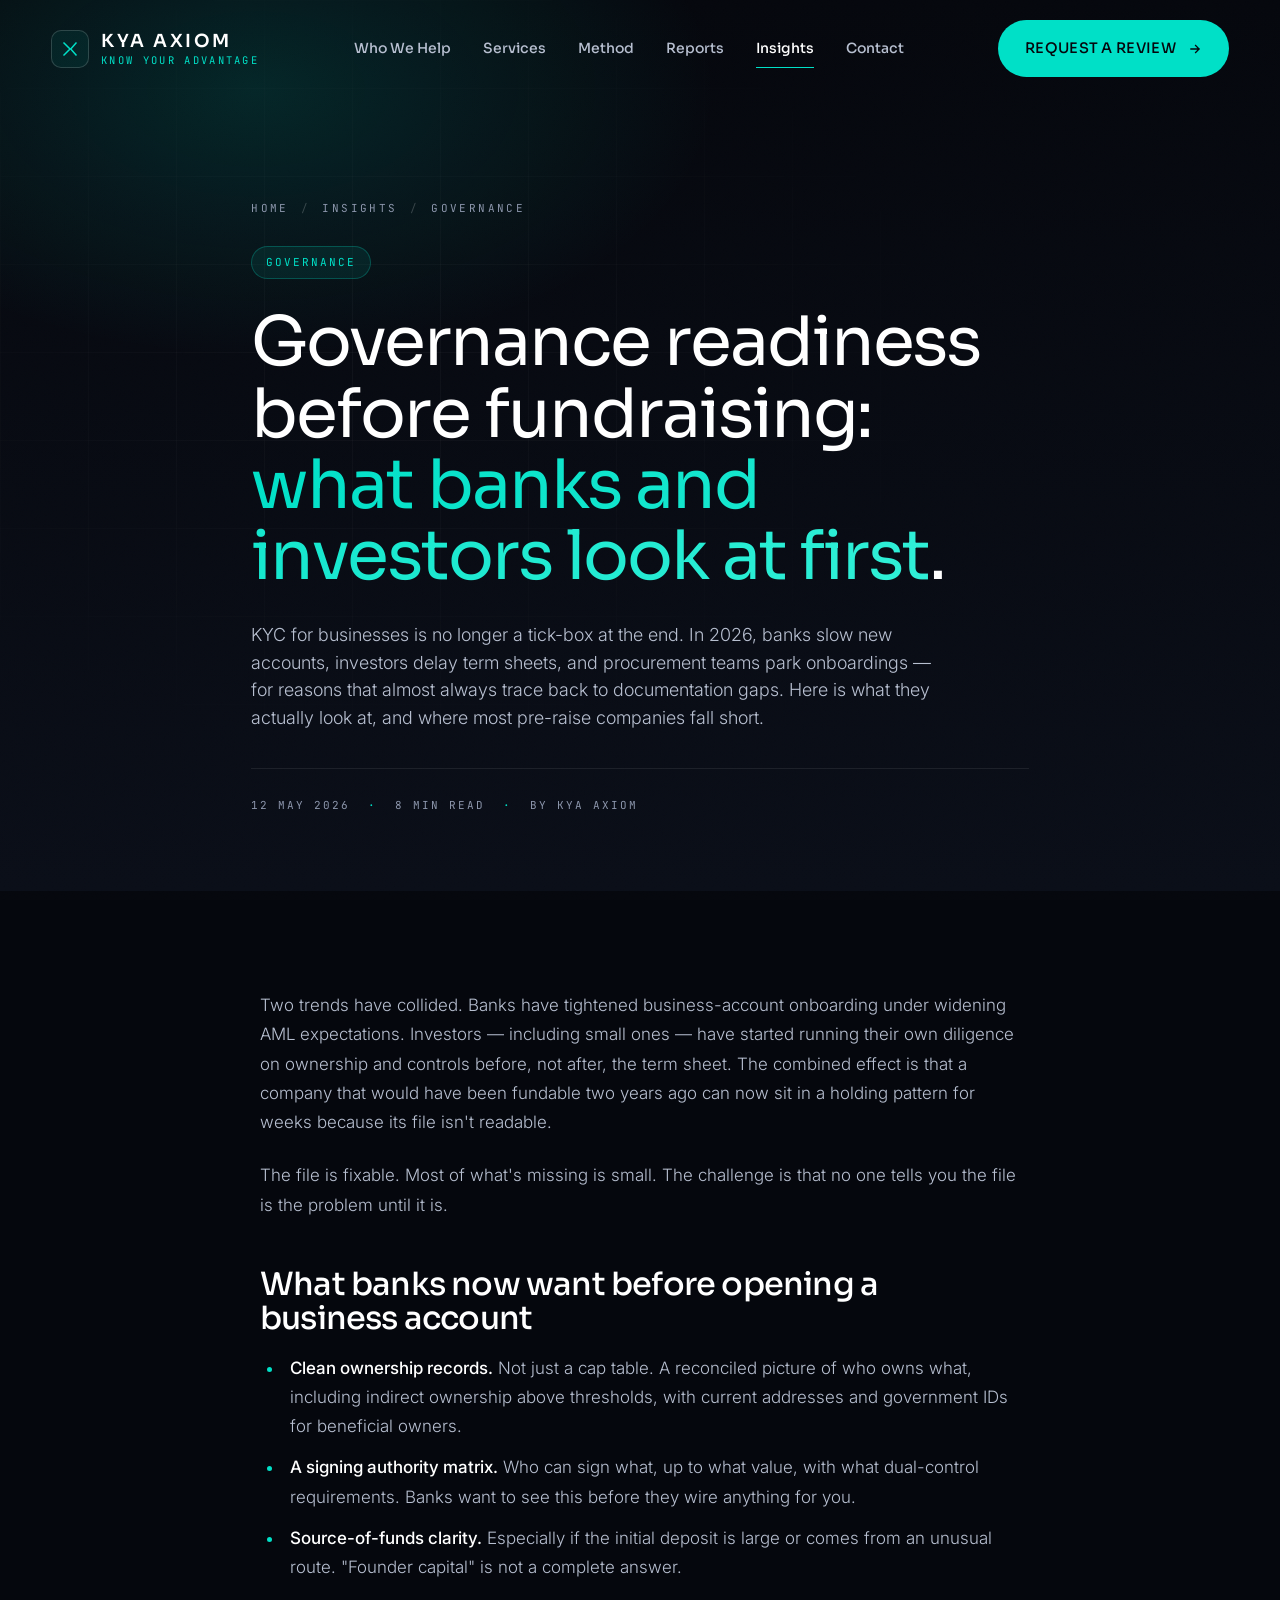
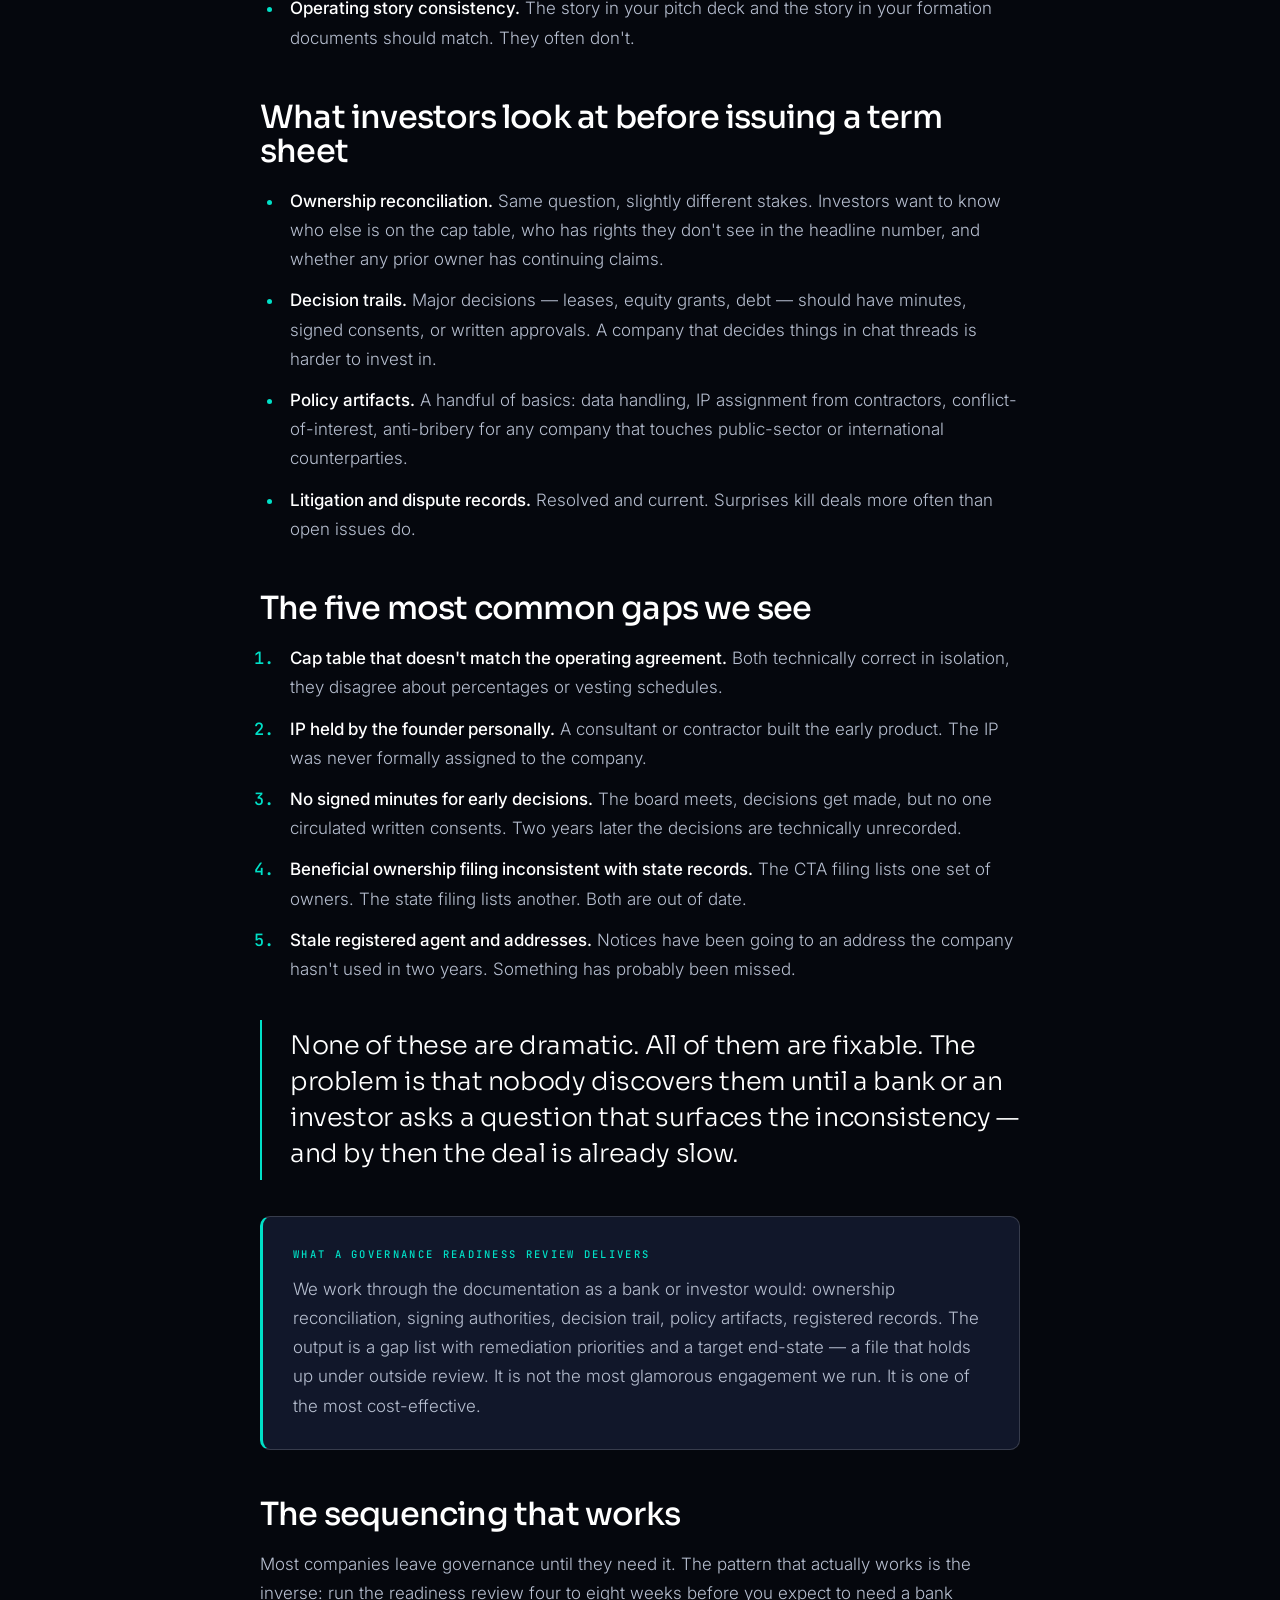
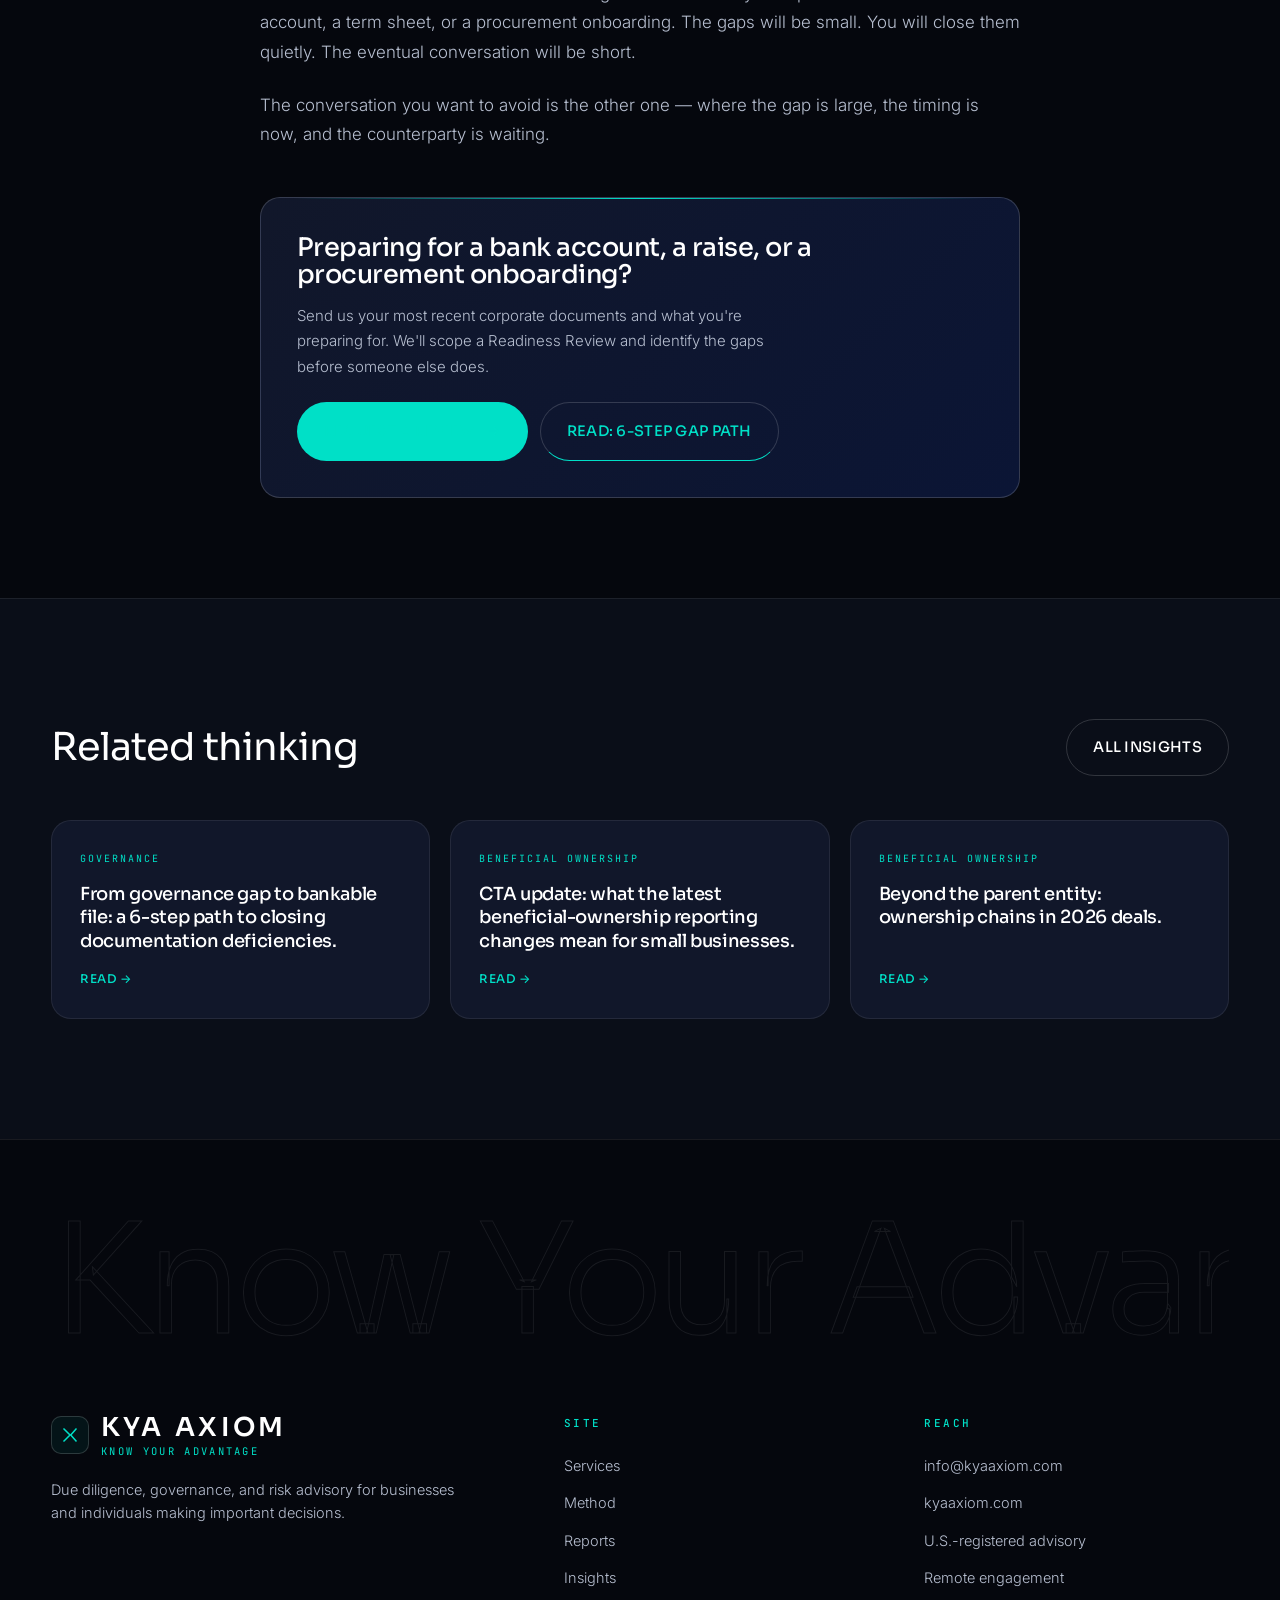
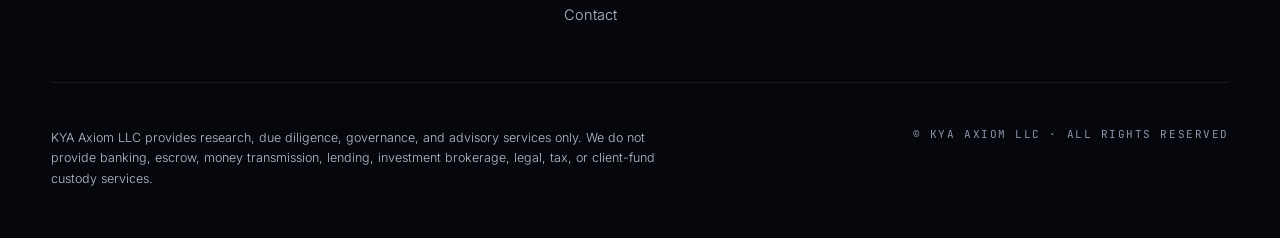
<file: governance-readiness-fundraising.html>
<!DOCTYPE html>
<html lang="en">
<head>
<meta charset="UTF-8" />
<meta name="viewport" content="width=device-width, initial-scale=1, viewport-fit=cover" />
<meta name="color-scheme" content="dark" />
<meta name="theme-color" content="#05070D" />
<title>Governance readiness before fundraising — KYA Axiom</title>
<meta name="description" content="What bank onboarding teams and investors actually ask for in 2026 — and where most pre-raise companies fall short. A grounded checklist." />
<meta name="robots" content="index, follow, max-image-preview:large, max-snippet:-1" />
<link rel="canonical" href="https://kyaaxiom.com/governance-readiness-fundraising.html" />
<meta property="og:type" content="article" />
<meta property="og:title" content="Governance readiness before fundraising in 2026" />
<meta property="og:description" content="What bank onboarding teams and investors actually ask for in 2026 — and where most pre-raise companies fall short. A grounded checklist." />
<link rel="icon" type="image/svg+xml" href="data:image/svg+xml;utf8,<svg xmlns='http://www.w3.org/2000/svg' viewBox='0 0 64 64'><rect width='64' height='64' rx='12' fill='%2305070D'/><path d='M14 16 L32 32 L14 48 M50 16 L34 32 L50 48' stroke='%2300E0C7' stroke-width='3' fill='none' stroke-linecap='square'/></svg>" />
<link rel="preconnect" href="https://fonts.googleapis.com" />
<link rel="preconnect" href="https://fonts.gstatic.com" crossorigin />
<link href="https://fonts.googleapis.com/css2?family=Sora:wght@200;300;400;500;600;700&family=Inter:wght@300;400;500;600;700&family=JetBrains+Mono:wght@400;500&display=swap" rel="stylesheet" />
<script type="application/ld+json">
{"@context":"https://schema.org","@type":"Article","headline":"Governance readiness before fundraising in 2026","datePublished":"2026-05-12","author":{"@type":"Organization","name":"KYA Axiom LLC"},"publisher":{"@type":"Organization","name":"KYA Axiom LLC"}}
</script>
<style>
:root{--ink:#05070D;--ink-2:#0A0E18;--ink-3:#11172A;--navy:#0B1535;--line:rgba(255,255,255,0.08);--line-2:rgba(255,255,255,0.16);--paper:#F5F7FA;--mute:#8B95AB;--mute-2:#B7BFD0;--aqua:#00E0C7;--aqua-2:#2FF0D7;--aqua-glow:rgba(0,224,199,.35);--alert:#FF6B6B;--warn:#FFB547;--sans:"Sora","Inter",system-ui,sans-serif;--body:"Inter",system-ui,sans-serif;--mono:"JetBrains Mono",ui-monospace,Menlo,monospace;--radius:20px;--radius-sm:10px;--maxw:1320px;--gutter:clamp(20px,4vw,56px);--ease:cubic-bezier(.2,.7,.2,1);}
*,*::before,*::after{box-sizing:border-box}
html{scroll-behavior:smooth;-webkit-text-size-adjust:100%}
@media(prefers-reduced-motion:reduce){html{scroll-behavior:auto}*,*::before,*::after{animation-duration:.001ms!important;transition-duration:.001ms!important}}
body{margin:0;background:var(--ink);color:#fff;font-family:var(--body);font-weight:400;font-size:16px;line-height:1.6;-webkit-font-smoothing:antialiased;text-rendering:optimizeLegibility;overflow-x:hidden}
img,svg{display:block;max-width:100%}
a{color:inherit;text-decoration:none}
button{font:inherit;cursor:pointer;border:0;background:transparent;color:inherit}
:focus-visible{outline:2px solid var(--aqua);outline-offset:3px;border-radius:4px}
body::before{content:"";position:fixed;inset:0;pointer-events:none;z-index:1;opacity:.04;mix-blend-mode:overlay;background-image:url("data:image/svg+xml;utf8,<svg xmlns='http://www.w3.org/2000/svg' width='240' height='240'><filter id='n'><feTurbulence type='fractalNoise' baseFrequency='0.9' numOctaves='2' stitchTiles='stitch'/></filter><rect width='100%25' height='100%25' filter='url(%23n)'/></svg>")}
.container{width:100%;max-width:var(--maxw);margin:0 auto;padding:0 var(--gutter)}
.eyebrow{font-family:var(--mono);font-size:12px;letter-spacing:.22em;text-transform:uppercase;color:var(--aqua);display:inline-flex;align-items:center;gap:12px;margin-bottom:22px}
.eyebrow::before{content:"";width:28px;height:1px;background:var(--aqua);display:inline-block}
h1,h2,h3,h4{font-family:var(--sans);font-weight:500;letter-spacing:-.025em;line-height:1.06;margin:0}
.btn{display:inline-flex;align-items:center;gap:12px;padding:16px 26px;border-radius:999px;font-family:var(--sans);font-weight:500;font-size:14.5px;letter-spacing:.02em;text-transform:uppercase;transition:transform .25s var(--ease),background .25s var(--ease),color .25s var(--ease),border-color .25s var(--ease),box-shadow .25s var(--ease);border:1px solid transparent;white-space:nowrap;position:relative}
.btn:hover{transform:translateY(-2px)}
.btn--primary{background:var(--aqua);color:var(--ink)}
.btn--primary:hover{background:var(--aqua-2);box-shadow:0 12px 32px -8px var(--aqua-glow)}
.btn--ghost{border-color:var(--line-2);color:#fff}
.btn--ghost:hover{border-color:var(--aqua);color:var(--aqua)}
.btn .arrow{transition:transform .25s var(--ease)}
.btn:hover .arrow{transform:translateX(4px)}
.nav{position:fixed;top:0;left:0;right:0;z-index:100;padding:20px 0;transition:background .35s var(--ease),border-color .35s var(--ease),padding .35s var(--ease);border-bottom:1px solid transparent}
.nav.scrolled{background:rgba(5,7,13,.78);backdrop-filter:saturate(140%) blur(16px);-webkit-backdrop-filter:saturate(140%) blur(16px);border-bottom-color:var(--line);padding:14px 0}
.nav__inner{display:flex;align-items:center;justify-content:space-between;gap:24px}
.brand{display:flex;align-items:center;gap:12px;z-index:110}
.brand__mark{width:38px;height:38px;border:1px solid var(--line-2);border-radius:10px;display:grid;place-items:center;background:rgba(0,224,199,.06)}
.brand__mark svg{width:18px;height:18px}
.brand__text{display:flex;flex-direction:column;line-height:1}
.brand__name{font-family:var(--sans);font-size:18px;letter-spacing:.14em;font-weight:600}
.brand__sub{font-family:var(--mono);font-size:10.5px;letter-spacing:.22em;color:var(--aqua);text-transform:uppercase;margin-top:5px}
.nav__links{display:flex;align-items:center;gap:32px}
.nav__links a{font-family:var(--sans);font-size:14px;font-weight:500;color:var(--mute-2);transition:color .2s var(--ease);position:relative}
.nav__links a:hover,.nav__links a.is-active{color:#fff}
.nav__links a::after{content:"";position:absolute;left:0;right:0;bottom:-8px;height:1px;background:var(--aqua);transform:scaleX(0);transform-origin:left;transition:transform .3s var(--ease)}
.nav__links a:hover::after,.nav__links a.is-active::after{transform:scaleX(1)}
.nav__cta{display:inline-flex}
.nav__burger{display:none;width:44px;height:44px;border-radius:999px;border:1px solid var(--line-2);align-items:center;justify-content:center;z-index:110}
.nav__burger span{position:relative;width:16px;height:1px;background:#fff;display:block}
.nav__burger span::before,.nav__burger span::after{content:"";position:absolute;left:0;width:16px;height:1px;background:#fff;transition:transform .3s var(--ease),top .3s var(--ease)}
.nav__burger span::before{top:-5px}
.nav__burger span::after{top:5px}
.nav.open .nav__burger span{background:transparent}
.nav.open .nav__burger span::before{top:0;transform:rotate(45deg)}
.nav.open .nav__burger span::after{top:0;transform:rotate(-45deg)}
.drawer{position:fixed;inset:0;background:var(--ink);z-index:105;display:flex;flex-direction:column;padding:110px var(--gutter) 40px;transform:translateY(-100%);transition:transform .45s var(--ease);visibility:hidden}
.nav.open + .drawer{transform:translateY(0);visibility:visible}
.drawer a{font-family:var(--sans);font-size:32px;padding:16px 0;border-bottom:1px solid var(--line);font-weight:400;letter-spacing:-.02em}
.drawer a:last-of-type{border-bottom:0}
.drawer .btn{margin-top:28px;align-self:flex-start}
.drawer__meta{margin-top:auto;font-family:var(--mono);font-size:11px;letter-spacing:.2em;color:var(--aqua);text-transform:uppercase}

/* article hero */
.art-hero{position:relative;padding:clamp(140px,16vw,200px) 0 clamp(50px,6vw,80px);overflow:hidden;background:radial-gradient(60% 50% at 20% 10%,rgba(0,224,199,.14) 0%,transparent 60%),linear-gradient(180deg,var(--ink) 0%,var(--ink-2) 100%)}
.art-hero__grid{position:absolute;inset:0;pointer-events:none;background-image:linear-gradient(to right,var(--line) 1px,transparent 1px),linear-gradient(to bottom,var(--line) 1px,transparent 1px);background-size:88px 88px;mask-image:radial-gradient(60% 60% at 30% 40%,black,transparent 80%);-webkit-mask-image:radial-gradient(60% 60% at 30% 40%,black,transparent 80%);opacity:.45}
.art-hero__inner{position:relative;max-width:880px}
.crumbs{display:flex;align-items:center;gap:12px;margin-bottom:28px;font-family:var(--mono);font-size:11px;letter-spacing:.22em;text-transform:uppercase;color:var(--mute)}
.crumbs a{color:var(--mute);transition:color .2s var(--ease)}
.crumbs a:hover{color:var(--aqua)}
.crumbs .sep{color:rgba(255,255,255,.2)}
.art-hero__badge{display:inline-flex;align-items:center;gap:8px;padding:7px 14px;border-radius:999px;background:rgba(0,224,199,.08);border:1px solid rgba(0,224,199,.25);font-family:var(--mono);font-size:11px;letter-spacing:.18em;text-transform:uppercase;color:var(--aqua);margin-bottom:28px}
.art-hero h1{font-size:clamp(36px,5.5vw,68px);font-weight:400;letter-spacing:-.03em;line-height:1.05;margin-bottom:28px}
.art-hero h1 .accent{background:linear-gradient(120deg,var(--aqua) 0%,var(--aqua-2) 100%);-webkit-background-clip:text;background-clip:text;-webkit-text-fill-color:transparent}
.art-hero__lead{font-size:clamp(17px,1.4vw,20px);line-height:1.55;color:var(--mute-2);max-width:64ch;font-weight:300;margin:0}
.art-hero__meta{display:flex;align-items:center;gap:18px;flex-wrap:wrap;margin-top:36px;padding-top:28px;border-top:1px solid var(--line);font-family:var(--mono);font-size:11px;letter-spacing:.18em;text-transform:uppercase;color:var(--mute)}
.art-hero__meta .dot{color:var(--aqua)}

/* prose */
.art-body{padding:clamp(60px,8vw,100px) 0 clamp(60px,8vw,100px);background:var(--ink)}
.art-prose{max-width:760px;margin:0 auto;font-size:17px;line-height:1.72;color:var(--mute-2);font-weight:300}
.art-prose p{margin:0 0 24px}
.art-prose h2{font-size:clamp(24px,2.6vw,32px);color:#fff;margin:48px 0 18px;font-weight:500;letter-spacing:-.025em}
.art-prose h3{font-size:clamp(19px,1.7vw,22px);color:#fff;margin:36px 0 14px;font-weight:500;letter-spacing:-.02em}
.art-prose strong{color:#fff;font-weight:500}
.art-prose ul,.art-prose ol{padding-left:24px;margin:0 0 24px}
.art-prose li{margin-bottom:12px;padding-left:6px}
.art-prose ul li::marker{color:var(--aqua)}
.art-prose ol li::marker{color:var(--aqua);font-family:var(--mono);font-weight:500}
.art-prose a{color:var(--aqua);border-bottom:1px solid var(--aqua);transition:opacity .2s var(--ease)}
.art-prose a:hover{opacity:.7}
.art-prose blockquote{margin:36px 0;padding:8px 0 8px 28px;border-left:2px solid var(--aqua);font-family:var(--sans);font-weight:300;font-size:clamp(20px,2vw,26px);color:#fff;letter-spacing:-.015em;line-height:1.4}
.callout{margin:36px 0;padding:28px 30px;background:var(--ink-3);border:1px solid var(--line-2);border-left:3px solid var(--aqua);border-radius:var(--radius-sm)}
.callout strong{display:block;font-family:var(--mono);font-size:10.5px;font-weight:500;letter-spacing:.22em;text-transform:uppercase;color:var(--aqua);margin-bottom:12px}
.callout p:last-child{margin-bottom:0}
.callout--alert{border-left-color:var(--warn)}
.callout--alert strong{color:var(--warn)}

/* inline cta */
.art-cta{margin:48px 0 0;padding:36px 36px;background:linear-gradient(135deg,var(--ink-3) 0%,var(--navy) 100%);border:1px solid var(--line-2);border-radius:var(--radius);text-align:left;position:relative;overflow:hidden}
.art-cta::before{content:"";position:absolute;top:0;left:32px;right:32px;height:1px;background:linear-gradient(90deg,transparent,var(--aqua),transparent)}
.art-cta h3{font-size:clamp(22px,2vw,28px);color:#fff;margin:0 0 14px;letter-spacing:-.02em}
.art-cta p{color:var(--mute-2);margin:0 0 22px;font-size:15px;font-weight:300;max-width:54ch}
.art-cta__row{display:flex;gap:12px;flex-wrap:wrap}

/* related */
.related{background:var(--ink-2);padding:clamp(80px,10vw,120px) 0;border-top:1px solid var(--line)}
.related__head{display:flex;align-items:center;justify-content:space-between;gap:20px;margin-bottom:44px;flex-wrap:wrap}
.related h2{font-size:clamp(28px,3vw,40px);color:#fff;letter-spacing:-.025em;font-weight:400}
.related__grid{display:grid;grid-template-columns:repeat(3,1fr);gap:20px}
.rel-card{position:relative;background:var(--ink-3);border:1px solid var(--line);border-radius:var(--radius);padding:30px 28px;transition:transform .35s var(--ease),border-color .35s var(--ease),box-shadow .35s var(--ease);display:flex;flex-direction:column;gap:16px}
.rel-card:hover{transform:translateY(-4px);border-color:rgba(0,224,199,.3);box-shadow:0 20px 50px -20px rgba(0,224,199,.18)}
.rel-card__badge{font-family:var(--mono);font-size:10px;letter-spacing:.2em;text-transform:uppercase;color:var(--aqua)}
.rel-card__title{font-family:var(--sans);font-size:18px;line-height:1.3;font-weight:500;letter-spacing:-.02em;color:#fff;margin:0}
.rel-card__title a{color:inherit}
.rel-card__title a::after{content:"";position:absolute;inset:0;z-index:1;border-radius:var(--radius)}
.rel-card__more{font-family:var(--sans);font-size:12px;font-weight:500;letter-spacing:.04em;text-transform:uppercase;color:var(--aqua);margin-top:auto;display:inline-flex;align-items:center;gap:8px}

/* footer */
.footer{background:var(--ink);border-top:1px solid var(--line);padding:72px 0 36px;position:relative;overflow:hidden}
.footer__bigtype{font-family:var(--sans);font-size:clamp(60px,12vw,180px);line-height:.9;font-weight:300;letter-spacing:-.05em;color:transparent;-webkit-text-stroke:1px rgba(255,255,255,.08);margin-bottom:64px;white-space:nowrap;overflow:hidden}
.footer__top{display:grid;grid-template-columns:1.5fr 1fr 1fr;gap:56px;padding-bottom:56px;border-bottom:1px solid var(--line)}
.footer__brand .brand__name{font-size:26px}
.footer__brand p{color:var(--mute-2);margin-top:22px;max-width:48ch;font-size:14.5px;font-weight:300}
.footer__col h5{font-family:var(--mono);font-size:11px;letter-spacing:.22em;text-transform:uppercase;color:var(--aqua);margin:0 0 22px;font-weight:500}
.footer__col ul{list-style:none;padding:0;margin:0;display:flex;flex-direction:column;gap:14px}
.footer__col a,.footer__col li{color:var(--mute-2);font-size:14.5px;transition:color .2s var(--ease);font-weight:300}
.footer__col a:hover{color:var(--aqua)}
.footer__bottom{display:flex;justify-content:space-between;gap:24px;padding-top:32px;flex-wrap:wrap}
.footer__legal{font-size:12.5px;color:var(--mute-2);max-width:80ch;line-height:1.65;font-weight:300}
.footer__copy{font-family:var(--mono);font-size:11px;letter-spacing:.14em;color:var(--mute);text-transform:uppercase;white-space:nowrap}

@media(max-width:1024px){.related__grid{grid-template-columns:1fr 1fr}.footer__top{grid-template-columns:1fr 1fr}.footer__brand{grid-column:1 / -1}}
@media(max-width:720px){.nav__links,.nav__cta{display:none}.nav__burger{display:inline-flex}.related__grid{grid-template-columns:1fr}.footer__top{grid-template-columns:1fr;gap:36px}.footer__bigtype{font-size:80px;margin-bottom:40px}.art-cta{padding:28px 22px}.art-prose blockquote{padding-left:22px;margin:28px 0}.callout{padding:24px 22px;margin:28px 0}}
.skip{position:absolute;left:-9999px;top:8px;background:var(--aqua);color:var(--ink);padding:8px 14px;border-radius:var(--radius-sm);z-index:1000;font-size:13px;font-weight:500}
.skip:focus{left:12px}
</style>
</head>
<body>

<a href="#main" class="skip">Skip to content</a>

<header class="nav" id="nav">
  <div class="container nav__inner">
    <a href="index.html" class="brand" aria-label="KYA Axiom home">
      <span class="brand__mark" aria-hidden="true"><svg viewBox="0 0 24 24" fill="none" stroke="#00E0C7" stroke-width="2" stroke-linecap="square"><path d="M4 4 L12 12 L4 20 M20 4 L13 12 L20 20"/></svg></span>
      <span class="brand__text"><span class="brand__name">KYA AXIOM</span><span class="brand__sub">Know Your Advantage</span></span>
    </a>
    <nav class="nav__links" aria-label="Primary">
      <a href="index.html#who">Who We Help</a>
      <a href="index.html#services">Services</a>
      <a href="index.html#method">Method</a>
      <a href="index.html#reports">Reports</a>
      <a href="insights.html" class="is-active">Insights</a>
      <a href="index.html#contact">Contact</a>
    </nav>
    <a href="index.html#contact" class="btn btn--primary nav__cta">Request a Review<svg class="arrow" width="14" height="14" viewBox="0 0 24 24" fill="none" stroke="currentColor" stroke-width="2.2" stroke-linecap="square"><path d="M5 12h14M13 6l6 6-6 6"/></svg></a>
    <button class="nav__burger" id="burger" aria-label="Open menu" aria-expanded="false" aria-controls="drawer"><span></span></button>
  </div>
</header>

<div class="drawer" id="drawer" aria-hidden="true">
  <a href="index.html#who">Who We Help</a>
  <a href="index.html#services">Services</a>
  <a href="index.html#method">Method</a>
  <a href="index.html#reports">Reports</a>
  <a href="insights.html">Insights</a>
  <a href="index.html#contact">Contact</a>
  <a href="index.html#contact" class="btn btn--primary">Request a Review</a>
  <div class="drawer__meta">info@kyaaxiom.com</div>
</div>

<main id="main">

  <article>
    <section class="art-hero">
      <div class="art-hero__grid" aria-hidden="true"></div>
      <div class="container art-hero__inner">
        <nav class="crumbs" aria-label="Breadcrumb">
          <a href="index.html">Home</a><span class="sep">/</span>
          <a href="insights.html">Insights</a><span class="sep">/</span>
          <span>Governance</span>
        </nav>
        <span class="art-hero__badge">Governance</span>
        <h1>Governance readiness before fundraising: <span class="accent">what banks and investors look at first</span>.</h1>
        <p class="art-hero__lead">KYC for businesses is no longer a tick-box at the end. In 2026, banks slow new accounts, investors delay term sheets, and procurement teams park onboardings — for reasons that almost always trace back to documentation gaps. Here is what they actually look at, and where most pre-raise companies fall short.</p>
        <div class="art-hero__meta">
          <span>12 May 2026</span><span class="dot">·</span><span>8 min read</span><span class="dot">·</span><span>By KYA Axiom</span>
        </div>
      </div>
    </section>

    <section class="art-body">
      <div class="container">
        <div class="art-prose">

<p>Two trends have collided. Banks have tightened business-account onboarding under widening AML expectations. Investors — including small ones — have started running their own diligence on ownership and controls before, not after, the term sheet. The combined effect is that a company that would have been fundable two years ago can now sit in a holding pattern for weeks because its file isn't readable.</p>

<p>The file is fixable. Most of what's missing is small. The challenge is that no one tells you the file is the problem until it is.</p>

<h2>What banks now want before opening a business account</h2>

<ul>
<li><strong>Clean ownership records.</strong> Not just a cap table. A reconciled picture of who owns what, including indirect ownership above thresholds, with current addresses and government IDs for beneficial owners.</li>
<li><strong>A signing authority matrix.</strong> Who can sign what, up to what value, with what dual-control requirements. Banks want to see this before they wire anything for you.</li>
<li><strong>Source-of-funds clarity.</strong> Especially if the initial deposit is large or comes from an unusual route. "Founder capital" is not a complete answer.</li>
<li><strong>Operating story consistency.</strong> The story in your pitch deck and the story in your formation documents should match. They often don't.</li>
</ul>

<h2>What investors look at before issuing a term sheet</h2>

<ul>
<li><strong>Ownership reconciliation.</strong> Same question, slightly different stakes. Investors want to know who else is on the cap table, who has rights they don't see in the headline number, and whether any prior owner has continuing claims.</li>
<li><strong>Decision trails.</strong> Major decisions — leases, equity grants, debt — should have minutes, signed consents, or written approvals. A company that decides things in chat threads is harder to invest in.</li>
<li><strong>Policy artifacts.</strong> A handful of basics: data handling, IP assignment from contractors, conflict-of-interest, anti-bribery for any company that touches public-sector or international counterparties.</li>
<li><strong>Litigation and dispute records.</strong> Resolved and current. Surprises kill deals more often than open issues do.</li>
</ul>

<h2>The five most common gaps we see</h2>

<ol>
<li><strong>Cap table that doesn't match the operating agreement.</strong> Both technically correct in isolation, they disagree about percentages or vesting schedules.</li>
<li><strong>IP held by the founder personally.</strong> A consultant or contractor built the early product. The IP was never formally assigned to the company.</li>
<li><strong>No signed minutes for early decisions.</strong> The board meets, decisions get made, but no one circulated written consents. Two years later the decisions are technically unrecorded.</li>
<li><strong>Beneficial ownership filing inconsistent with state records.</strong> The CTA filing lists one set of owners. The state filing lists another. Both are out of date.</li>
<li><strong>Stale registered agent and addresses.</strong> Notices have been going to an address the company hasn't used in two years. Something has probably been missed.</li>
</ol>

<blockquote>None of these are dramatic. All of them are fixable. The problem is that nobody discovers them until a bank or an investor asks a question that surfaces the inconsistency — and by then the deal is already slow.</blockquote>

<div class="callout">
<strong>What a Governance Readiness Review delivers</strong>
<p>We work through the documentation as a bank or investor would: ownership reconciliation, signing authorities, decision trail, policy artifacts, registered records. The output is a gap list with remediation priorities and a target end-state — a file that holds up under outside review. It is not the most glamorous engagement we run. It is one of the most cost-effective.</p>
</div>

<h2>The sequencing that works</h2>

<p>Most companies leave governance until they need it. The pattern that actually works is the inverse: run the readiness review four to eight weeks before you expect to need a bank account, a term sheet, or a procurement onboarding. The gaps will be small. You will close them quietly. The eventual conversation will be short.</p>

<p>The conversation you want to avoid is the other one — where the gap is large, the timing is now, and the counterparty is waiting.</p>

<div class="art-cta">
<h3>Preparing for a bank account, a raise, or a procurement onboarding?</h3>
<p>Send us your most recent corporate documents and what you're preparing for. We'll scope a Readiness Review and identify the gaps before someone else does.</p>
<div class="art-cta__row">
<a href="index.html#contact" class="btn btn--primary">Request a Review<svg class="arrow" width="14" height="14" viewBox="0 0 24 24" fill="none" stroke="currentColor" stroke-width="2.2" stroke-linecap="square"><path d="M5 12h14M13 6l6 6-6 6"/></svg></a>
<a href="governance-gap-bankable-file.html" class="btn btn--ghost">Read: 6-step gap path</a>
</div>
</div>

        </div>
      </div>
    </section>

    <section class="related">
      <div class="container">
        <div class="related__head">
          <h2>Related thinking</h2>
          <a href="insights.html" class="btn btn--ghost">All insights</a>
        </div>
        <div class="related__grid">
          <div class="rel-card">
            <span class="rel-card__badge">Governance</span>
            <h3 class="rel-card__title"><a href="governance-gap-bankable-file.html">From governance gap to bankable file: a 6-step path to closing documentation deficiencies.</a></h3>
            <span class="rel-card__more">Read →</span>
          </div>
          <div class="rel-card">
            <span class="rel-card__badge">Beneficial Ownership</span>
            <h3 class="rel-card__title"><a href="cta-beneficial-ownership-update.html">CTA update: what the latest beneficial-ownership reporting changes mean for small businesses.</a></h3>
            <span class="rel-card__more">Read →</span>
          </div>
          <div class="rel-card">
            <span class="rel-card__badge">Beneficial Ownership</span>
            <h3 class="rel-card__title"><a href="ownership-chains-2026.html">Beyond the parent entity: ownership chains in 2026 deals.</a></h3>
            <span class="rel-card__more">Read →</span>
          </div>
        </div>
      </div>
    </section>
  </article>

</main>

<footer class="footer">
  <div class="container">
    <div class="footer__bigtype" aria-hidden="true">Know Your Advantage</div>
    <div class="footer__top">
      <div class="footer__brand">
        <div class="brand">
          <span class="brand__mark" aria-hidden="true"><svg viewBox="0 0 24 24" fill="none" stroke="#00E0C7" stroke-width="2" stroke-linecap="square"><path d="M4 4 L12 12 L4 20 M20 4 L13 12 L20 20"/></svg></span>
          <span class="brand__text"><span class="brand__name">KYA AXIOM</span><span class="brand__sub">Know Your Advantage</span></span>
        </div>
        <p>Due diligence, governance, and risk advisory for businesses and individuals making important decisions.</p>
      </div>
      <div class="footer__col"><h5>Site</h5><ul>
        <li><a href="index.html#services">Services</a></li>
        <li><a href="index.html#method">Method</a></li>
        <li><a href="index.html#reports">Reports</a></li>
        <li><a href="insights.html">Insights</a></li>
        <li><a href="index.html#contact">Contact</a></li>
      </ul></div>
      <div class="footer__col"><h5>Reach</h5><ul>
        <li><a href="mailto:info@kyaaxiom.com">info@kyaaxiom.com</a></li>
        <li>kyaaxiom.com</li>
        <li>U.S.-registered advisory</li>
        <li>Remote engagement</li>
      </ul></div>
    </div>
    <div class="footer__bottom">
      <p class="footer__legal">KYA Axiom LLC provides research, due diligence, governance, and advisory services only. We do not provide banking, escrow, money transmission, lending, investment brokerage, legal, tax, or client-fund custody services.</p>
      <p class="footer__copy">© KYA Axiom LLC · All rights reserved</p>
    </div>
  </div>
</footer>

<script>
(function(){
  var nav=document.getElementById('nav');
  function s(){nav.classList.toggle('scrolled',(window.scrollY||0)>24)}
  window.addEventListener('scroll',s,{passive:true});s();
  var b=document.getElementById('burger'),d=document.getElementById('drawer');
  function o(open){nav.classList.toggle('open',open);b.setAttribute('aria-expanded',open?'true':'false');d.setAttribute('aria-hidden',open?'false':'true');document.body.style.overflow=open?'hidden':''}
  b.addEventListener('click',function(){o(!nav.classList.contains('open'))});
  d.querySelectorAll('a').forEach(function(a){a.addEventListener('click',function(){o(false)})});
  document.addEventListener('keydown',function(e){if(e.key==='Escape'&&nav.classList.contains('open'))o(false)});
})();
</script>
</body>
</html>
</file>
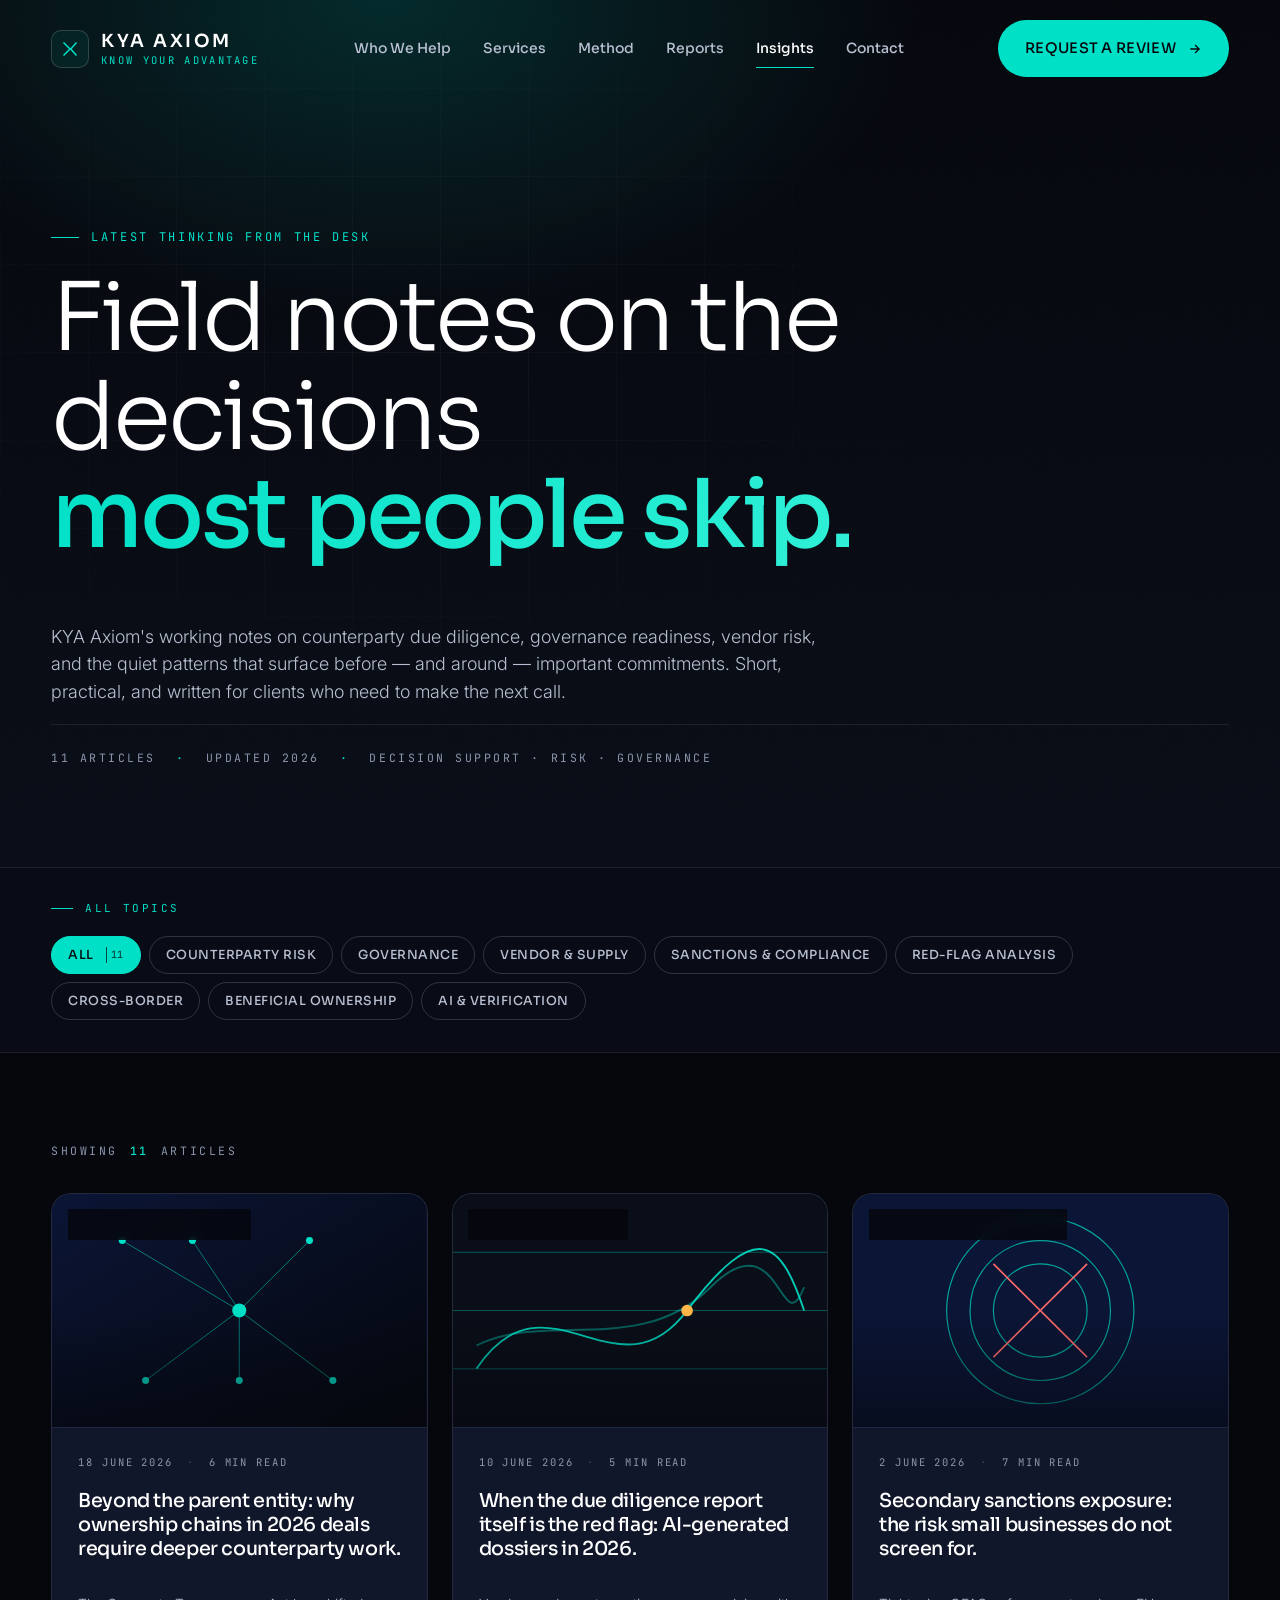
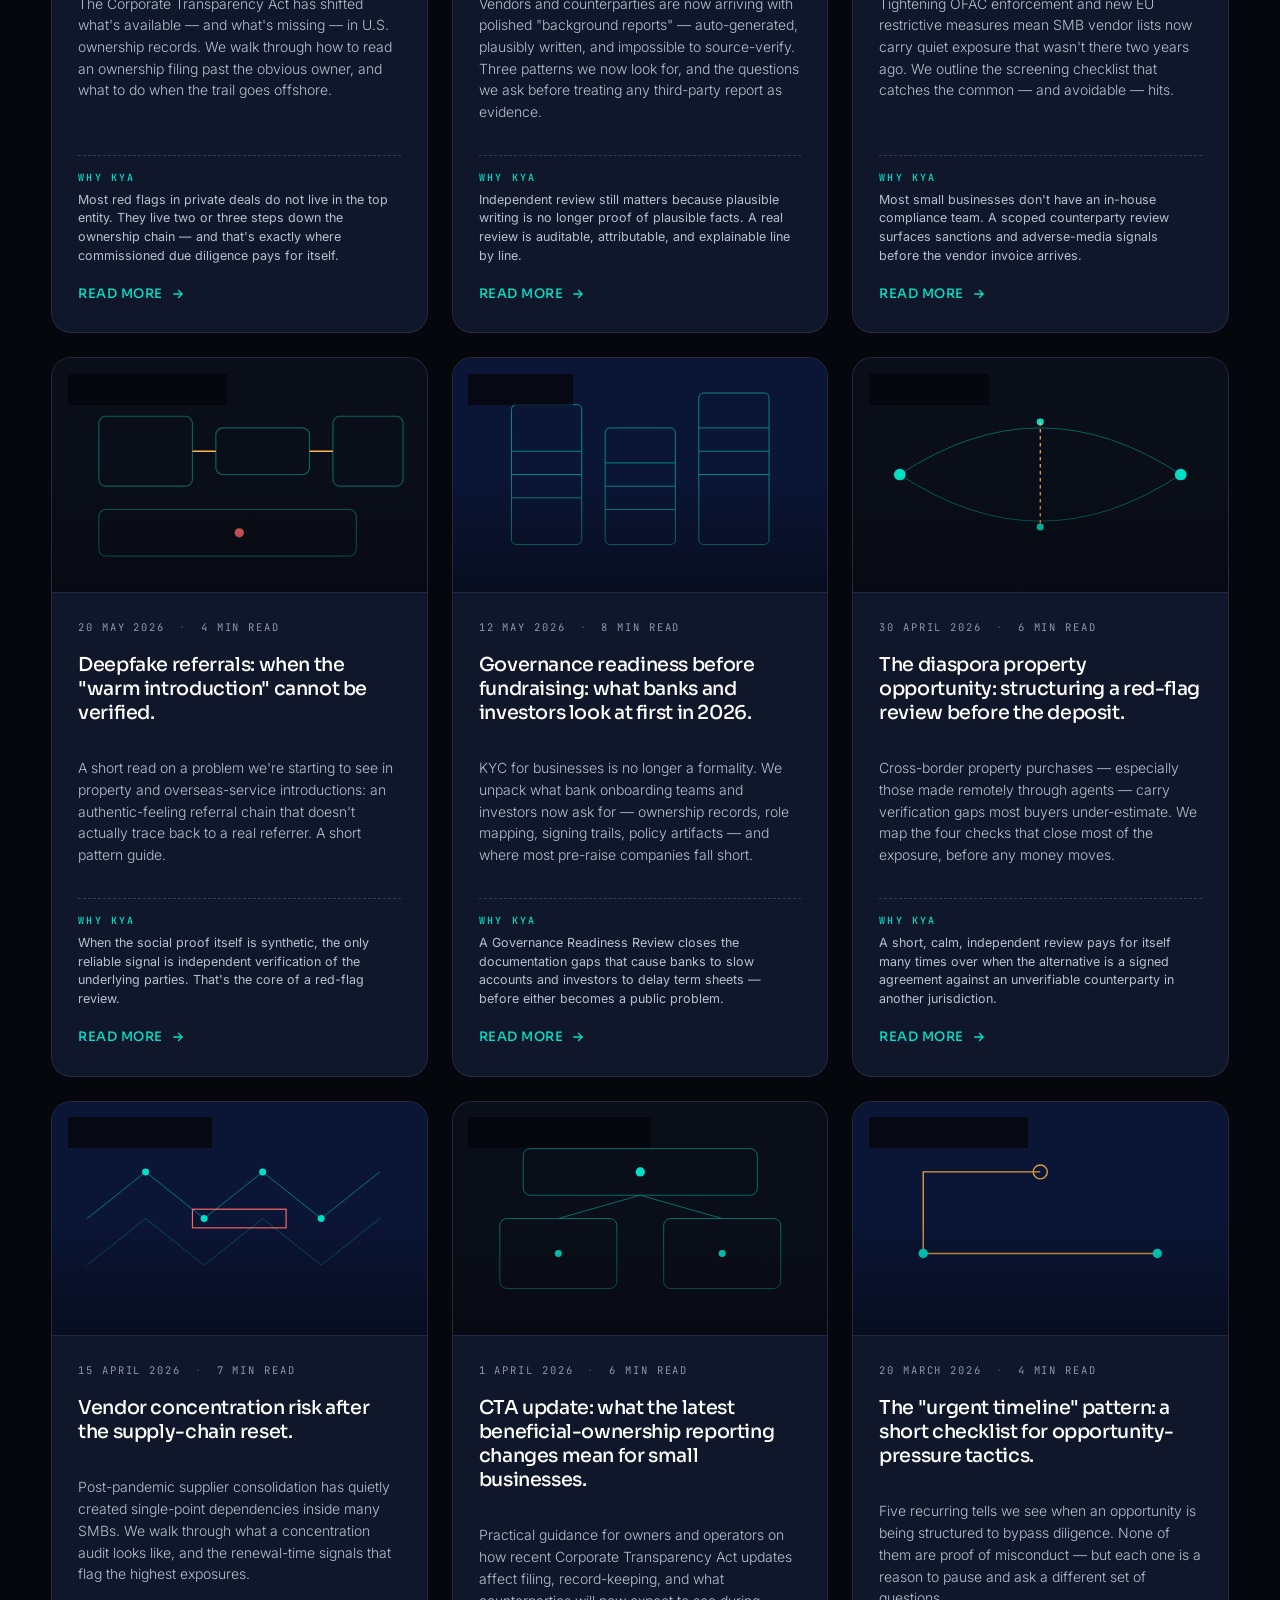
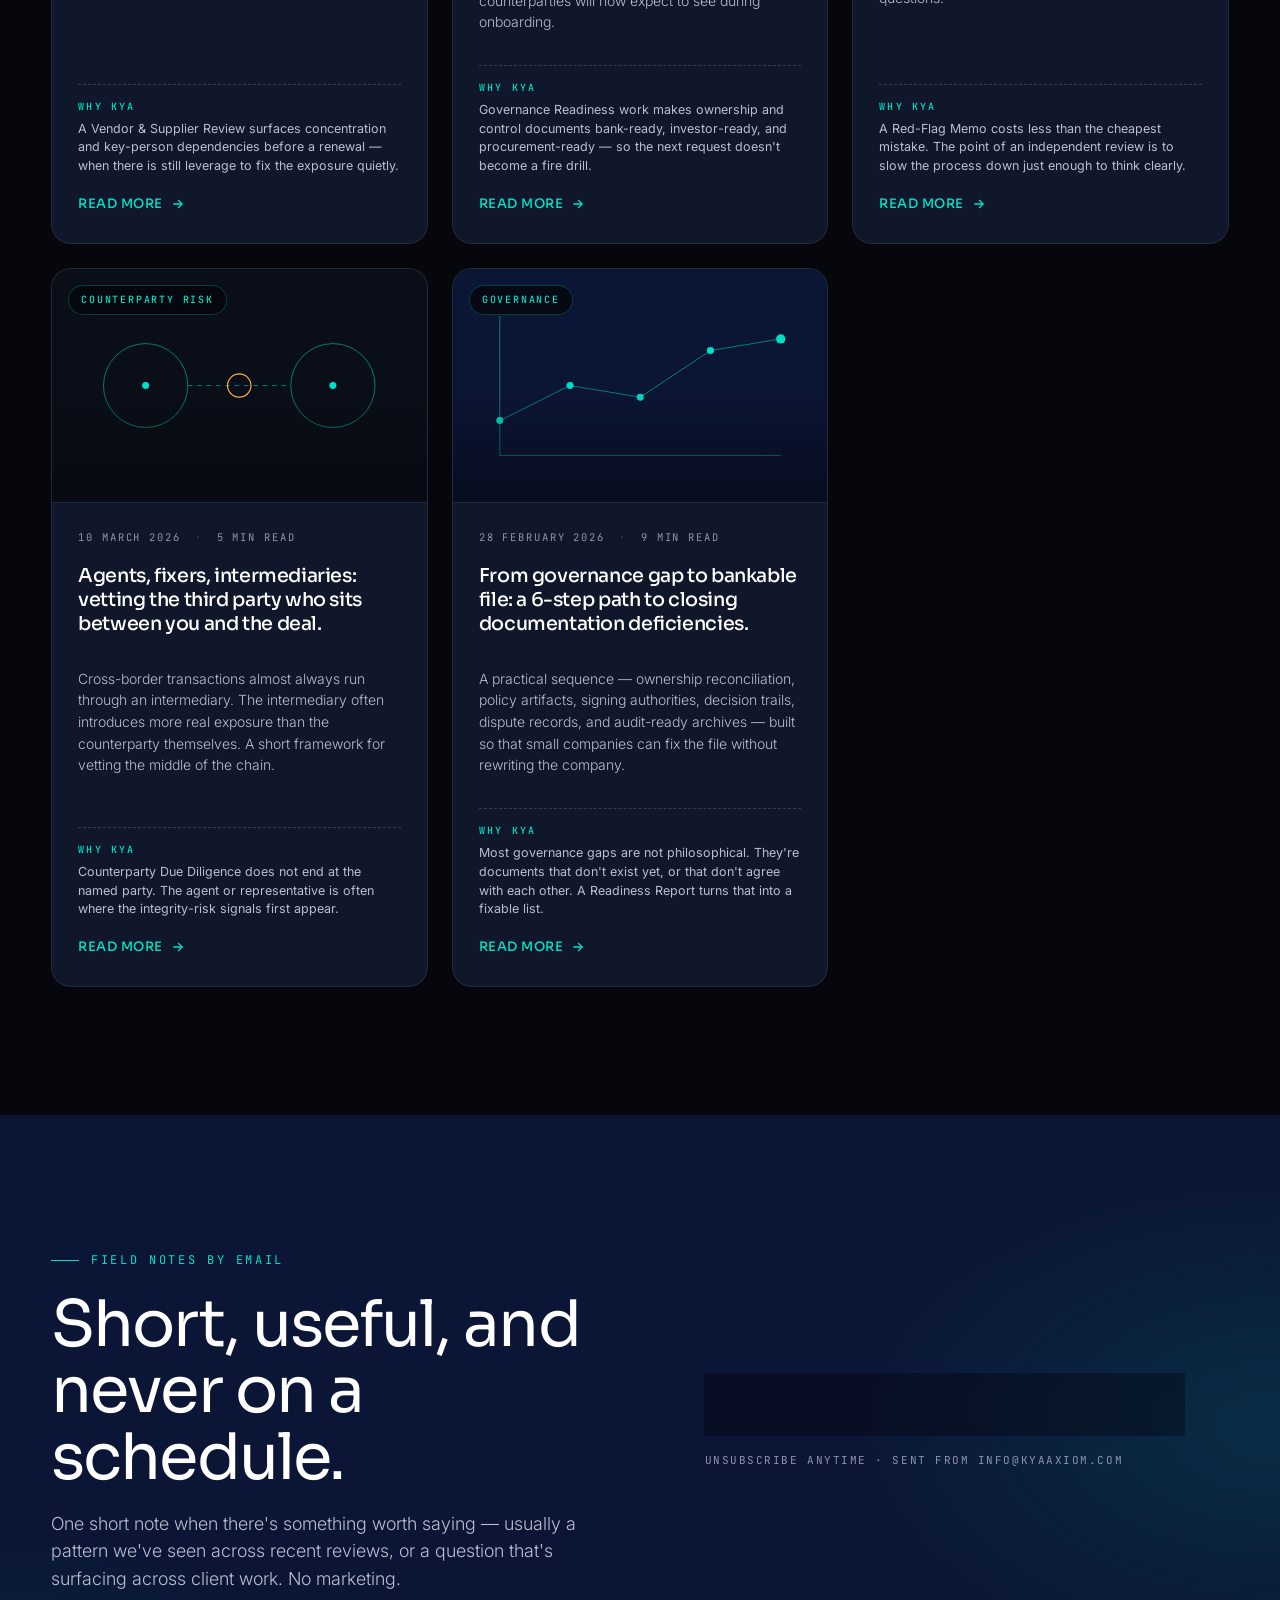
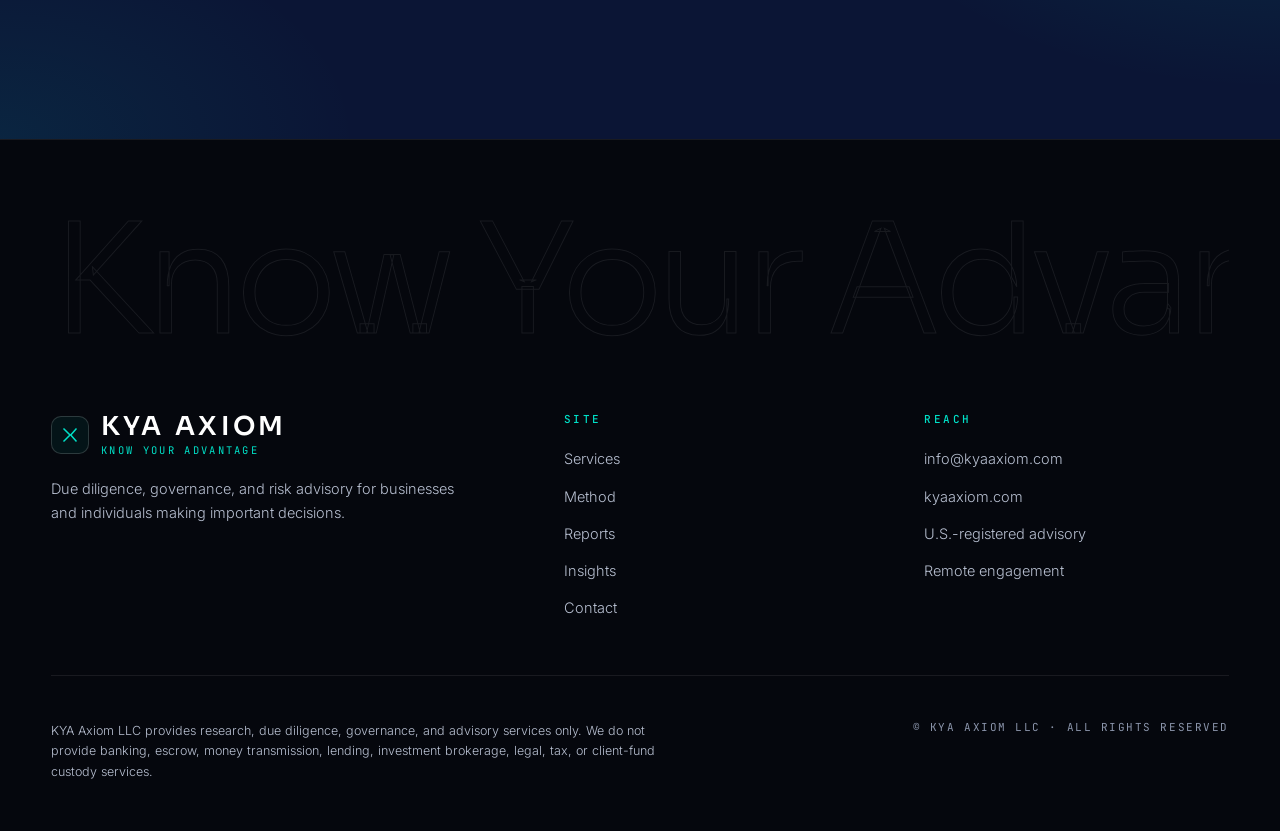
<file: insights.html>
<!DOCTYPE html>
<html lang="en">
<head>
<meta charset="UTF-8" />
<meta name="viewport" content="width=device-width, initial-scale=1, viewport-fit=cover" />
<meta name="color-scheme" content="dark" />
<meta name="theme-color" content="#05070D" />

<title>Insights — KYA Axiom LLC</title>
<meta name="description" content="Field notes on counterparty due diligence, governance readiness, vendor risk, and decision support — from KYA Axiom." />
<meta name="keywords" content="due diligence insights, counterparty risk, governance readiness, vendor risk, red flag analysis, KYA Axiom insights" />
<meta name="author" content="KYA Axiom LLC" />
<meta name="robots" content="index, follow, max-image-preview:large, max-snippet:-1" />
<link rel="canonical" href="https://kyaaxiom.com/insights.html" />

<meta property="og:type" content="website" />
<meta property="og:site_name" content="KYA Axiom LLC" />
<meta property="og:title" content="Insights — KYA Axiom" />
<meta property="og:description" content="Field notes on due diligence, governance, and the decisions that surround them." />
<meta property="og:url" content="https://kyaaxiom.com/insights.html" />
<meta name="twitter:card" content="summary_large_image" />

<meta name="ai:purpose" content="Insights and field notes from KYA Axiom on due diligence, governance, and risk advisory." />
<meta name="ai:contact" content="info@kyaaxiom.com" />

<link rel="icon" type="image/svg+xml" href="data:image/svg+xml;utf8,<svg xmlns='http://www.w3.org/2000/svg' viewBox='0 0 64 64'><rect width='64' height='64' rx='12' fill='%2305070D'/><path d='M14 16 L32 32 L14 48 M50 16 L34 32 L50 48' stroke='%2300E0C7' stroke-width='3' fill='none' stroke-linecap='square'/></svg>" />

<link rel="preconnect" href="https://fonts.googleapis.com" />
<link rel="preconnect" href="https://fonts.gstatic.com" crossorigin />
<link href="https://fonts.googleapis.com/css2?family=Sora:wght@200;300;400;500;600;700;800&family=Inter:wght@300;400;500;600;700&family=JetBrains+Mono:wght@400;500&display=swap" rel="stylesheet" />

<script type="application/ld+json">
{
  "@context": "https://schema.org",
  "@type": "Blog",
  "name": "KYA Axiom — Insights",
  "publisher": {
    "@type": "ProfessionalService",
    "name": "KYA Axiom LLC",
    "url": "https://kyaaxiom.com/"
  },
  "url": "https://kyaaxiom.com/insights.html",
  "description": "Field notes on counterparty due diligence, governance readiness, vendor risk, and decision support."
}
</script>

<style>
/* ============================================================
   tokens — match index.html exactly
   ============================================================ */
:root {
  --ink:        #05070D;
  --ink-2:      #0A0E18;
  --ink-3:      #11172A;
  --navy:       #0B1535;
  --line:       rgba(255,255,255,0.08);
  --line-2:     rgba(255,255,255,0.16);
  --paper:      #F5F7FA;
  --paper-2:    #E8EDF3;
  --mute:       #8B95AB;
  --mute-2:     #B7BFD0;
  --aqua:       #00E0C7;
  --aqua-2:     #2FF0D7;
  --aqua-soft:  rgba(0, 224, 199, .15);
  --aqua-glow:  rgba(0, 224, 199, .35);
  --signal:     #00E0C7;
  --warn:       #FFB547;
  --alert:      #FF6B6B;
  --sans:       "Sora", "Inter", system-ui, -apple-system, Segoe UI, sans-serif;
  --body:       "Inter", system-ui, -apple-system, Segoe UI, sans-serif;
  --mono:       "JetBrains Mono", ui-monospace, Menlo, monospace;
  --radius:     20px;
  --radius-sm:  10px;
  --maxw:       1320px;
  --gutter:     clamp(20px, 4vw, 56px);
  --ease:       cubic-bezier(.2,.7,.2,1);
}

*, *::before, *::after { box-sizing: border-box; }
html { scroll-behavior: smooth; -webkit-text-size-adjust: 100%; }
@media (prefers-reduced-motion: reduce) {
  html { scroll-behavior: auto; }
  *, *::before, *::after { animation-duration: .001ms !important; transition-duration: .001ms !important; }
}
body {
  margin: 0;
  background: var(--ink);
  color: #fff;
  font-family: var(--body);
  font-weight: 400;
  font-size: 16px;
  line-height: 1.6;
  -webkit-font-smoothing: antialiased;
  text-rendering: optimizeLegibility;
  overflow-x: hidden;
}
img, svg { display: block; max-width: 100%; }
a { color: inherit; text-decoration: none; }
button { font: inherit; cursor: pointer; border: 0; background: transparent; color: inherit; }
:focus-visible { outline: 2px solid var(--aqua); outline-offset: 3px; border-radius: 4px; }
body::before {
  content: ""; position: fixed; inset: 0; pointer-events: none; z-index: 1;
  opacity: .04; mix-blend-mode: overlay;
  background-image: url("data:image/svg+xml;utf8,<svg xmlns='http://www.w3.org/2000/svg' width='240' height='240'><filter id='n'><feTurbulence type='fractalNoise' baseFrequency='0.9' numOctaves='2' stitchTiles='stitch'/></filter><rect width='100%25' height='100%25' filter='url(%23n)'/></svg>");
}

.container { width: 100%; max-width: var(--maxw); margin: 0 auto; padding: 0 var(--gutter); }
.section { padding: clamp(80px, 10vw, 160px) 0; position: relative; }
.section--light { background: var(--paper); color: var(--ink); }
.section--navy  { background: var(--navy); color: #fff; }
.section--dark  { background: var(--ink-2); color: #fff; }

.eyebrow {
  font-family: var(--mono);
  font-size: 12px;
  letter-spacing: .22em;
  text-transform: uppercase;
  color: var(--aqua);
  display: inline-flex; align-items: center; gap: 12px;
  margin-bottom: 22px;
}
.eyebrow::before { content: ""; width: 28px; height: 1px; background: var(--aqua); display: inline-block; }

h1, h2, h3, h4, h5 {
  font-family: var(--sans); font-weight: 500;
  letter-spacing: -0.025em; line-height: 1.04; margin: 0;
}
h1 { font-size: clamp(44px, 7.4vw, 108px); font-weight: 400; letter-spacing: -0.035em; }
h2 { font-size: clamp(34px, 5vw, 68px); font-weight: 400; letter-spacing: -0.03em; }
h3 { font-size: clamp(22px, 2.5vw, 30px); font-weight: 500; }

.lead {
  font-size: clamp(17px, 1.4vw, 20px);
  line-height: 1.55; color: var(--mute-2);
  max-width: 64ch; font-weight: 300;
}

/* buttons */
.btn {
  display: inline-flex; align-items: center; gap: 12px;
  padding: 16px 26px; border-radius: 999px;
  font-family: var(--sans); font-weight: 500; font-size: 14.5px;
  letter-spacing: .02em; text-transform: uppercase;
  transition: transform .25s var(--ease), background .25s var(--ease), color .25s var(--ease), border-color .25s var(--ease), box-shadow .25s var(--ease);
  border: 1px solid transparent; white-space: nowrap; position: relative;
}
.btn:hover { transform: translateY(-2px); }
.btn--primary { background: var(--aqua); color: var(--ink); }
.btn--primary:hover { background: var(--aqua-2); box-shadow: 0 12px 32px -8px var(--aqua-glow); }
.btn--ghost { border-color: var(--line-2); color: #fff; }
.btn--ghost:hover { border-color: var(--aqua); color: var(--aqua); }
.btn .arrow { transition: transform .25s var(--ease); }
.btn:hover .arrow { transform: translateX(4px); }

/* ============================================================
   nav (identical to index.html)
   ============================================================ */
.nav {
  position: fixed; top: 0; left: 0; right: 0; z-index: 100; padding: 20px 0;
  transition: background .35s var(--ease), border-color .35s var(--ease), padding .35s var(--ease);
  border-bottom: 1px solid transparent;
}
.nav.scrolled {
  background: rgba(5, 7, 13, 0.78);
  backdrop-filter: saturate(140%) blur(16px);
  -webkit-backdrop-filter: saturate(140%) blur(16px);
  border-bottom-color: var(--line); padding: 14px 0;
}
.nav__inner { display: flex; align-items: center; justify-content: space-between; gap: 24px; }
.brand { display: flex; align-items: center; gap: 12px; z-index: 110; }
.brand__mark {
  width: 38px; height: 38px;
  border: 1px solid var(--line-2);
  border-radius: 10px; display: grid; place-items: center;
  background: rgba(0, 224, 199, 0.06);
}
.brand__mark svg { width: 18px; height: 18px; }
.brand__text { display: flex; flex-direction: column; line-height: 1; }
.brand__name { font-family: var(--sans); font-size: 18px; letter-spacing: .14em; font-weight: 600; }
.brand__sub {
  font-family: var(--mono); font-size: 10.5px; letter-spacing: .22em;
  color: var(--aqua); text-transform: uppercase; margin-top: 5px;
}
.nav__links { display: flex; align-items: center; gap: 32px; }
.nav__links a {
  font-family: var(--sans); font-size: 14px; font-weight: 500;
  color: var(--mute-2); transition: color .2s var(--ease); position: relative;
}
.nav__links a:hover, .nav__links a.is-active { color: #fff; }
.nav__links a::after {
  content: ""; position: absolute; left: 0; right: 0; bottom: -8px;
  height: 1px; background: var(--aqua);
  transform: scaleX(0); transform-origin: left;
  transition: transform .3s var(--ease);
}
.nav__links a:hover::after, .nav__links a.is-active::after { transform: scaleX(1); }
.nav__cta { display: inline-flex; }
.nav__burger {
  display: none;
  width: 44px; height: 44px;
  border-radius: 999px; border: 1px solid var(--line-2);
  align-items: center; justify-content: center; z-index: 110;
}
.nav__burger span { position: relative; width: 16px; height: 1px; background: #fff; display: block; }
.nav__burger span::before, .nav__burger span::after {
  content: ""; position: absolute; left: 0; width: 16px; height: 1px; background: #fff;
  transition: transform .3s var(--ease), top .3s var(--ease);
}
.nav__burger span::before { top: -5px; }
.nav__burger span::after  { top:  5px; }
.nav.open .nav__burger span { background: transparent; }
.nav.open .nav__burger span::before { top: 0; transform: rotate(45deg); }
.nav.open .nav__burger span::after  { top: 0; transform: rotate(-45deg); }

.drawer {
  position: fixed; inset: 0; background: var(--ink); z-index: 105;
  display: flex; flex-direction: column;
  padding: 110px var(--gutter) 40px;
  transform: translateY(-100%);
  transition: transform .45s var(--ease); visibility: hidden;
}
.nav.open + .drawer { transform: translateY(0); visibility: visible; }
.drawer a {
  font-family: var(--sans); font-size: 32px; padding: 16px 0;
  border-bottom: 1px solid var(--line);
  font-weight: 400; letter-spacing: -.02em;
}
.drawer a:last-of-type { border-bottom: 0; }
.drawer .btn { margin-top: 28px; align-self: flex-start; }
.drawer__meta {
  margin-top: auto; font-family: var(--mono); font-size: 11px;
  letter-spacing: .2em; color: var(--aqua); text-transform: uppercase;
}

/* ============================================================
   page hero
   ============================================================ */
.page-hero {
  position: relative;
  padding: clamp(140px, 18vw, 220px) 0 clamp(60px, 8vw, 100px);
  overflow: hidden;
  background:
    radial-gradient(70% 60% at 30% 0%, rgba(0, 224, 199, 0.16) 0%, transparent 60%),
    linear-gradient(180deg, var(--ink) 0%, var(--ink-2) 100%);
}
.page-hero__grid {
  position: absolute; inset: 0; pointer-events: none;
  background-image:
    linear-gradient(to right, var(--line) 1px, transparent 1px),
    linear-gradient(to bottom, var(--line) 1px, transparent 1px);
  background-size: 88px 88px;
  mask-image: radial-gradient(60% 60% at 30% 40%, black, transparent 80%);
  -webkit-mask-image: radial-gradient(60% 60% at 30% 40%, black, transparent 80%);
  opacity: .5;
}
.page-hero__inner { position: relative; display: grid; gap: 40px; }
.page-hero__title { font-weight: 300; }
.page-hero__title .accent {
  background: linear-gradient(120deg, var(--aqua) 0%, var(--aqua-2) 100%);
  -webkit-background-clip: text; background-clip: text;
  -webkit-text-fill-color: transparent;
  font-weight: 500;
}
.page-hero__meta {
  display: flex; align-items: center; gap: 20px; flex-wrap: wrap;
  font-family: var(--mono); font-size: 11.5px; letter-spacing: .22em;
  text-transform: uppercase; color: var(--mute);
  border-top: 1px solid var(--line); padding-top: 24px;
  margin-top: 12px;
}
.page-hero__meta .dot { color: var(--aqua); }

/* ============================================================
   topics filter
   ============================================================ */
.topics {
  background: var(--ink-2);
  border-top: 1px solid var(--line);
  border-bottom: 1px solid var(--line);
  padding: 32px 0;
  position: sticky; top: 0; z-index: 50;
  backdrop-filter: blur(16px);
  -webkit-backdrop-filter: blur(16px);
  background: rgba(10, 14, 24, 0.92);
}
.topics__label {
  font-family: var(--mono); font-size: 11px; letter-spacing: .22em;
  text-transform: uppercase; color: var(--aqua);
  display: flex; align-items: center; gap: 12px; margin-bottom: 18px;
}
.topics__label::before { content: ""; width: 22px; height: 1px; background: var(--aqua); }

.topics__row {
  display: flex; flex-wrap: wrap; gap: 8px;
}
.chip {
  display: inline-flex; align-items: center; gap: 8px;
  padding: 8px 16px; border-radius: 999px;
  border: 1px solid var(--line-2);
  background: transparent;
  font-family: var(--sans);
  font-size: 12.5px; font-weight: 500;
  letter-spacing: .04em;
  color: var(--mute-2);
  text-transform: uppercase;
  transition: background .25s var(--ease), color .25s var(--ease), border-color .25s var(--ease);
  cursor: pointer;
}
.chip:hover { color: #fff; border-color: var(--aqua); }
.chip.is-active {
  background: var(--aqua); color: var(--ink); border-color: var(--aqua);
}
.chip .count {
  font-family: var(--mono); font-size: 10px;
  opacity: .7; padding-left: 4px;
  border-left: 1px solid currentColor;
  margin-left: 4px;
}

/* ============================================================
   article grid
   ============================================================ */
.articles {
  padding: clamp(60px, 7vw, 96px) 0 clamp(80px, 10vw, 140px);
  background: var(--ink);
}
.articles__count {
  font-family: var(--mono); font-size: 11.5px; letter-spacing: .22em;
  text-transform: uppercase; color: var(--mute);
  margin-bottom: 32px;
  display: flex; align-items: center; gap: 12px;
}
.articles__count strong { color: var(--aqua); font-weight: 500; }

.articles__grid {
  display: grid;
  grid-template-columns: repeat(3, 1fr);
  gap: 24px;
}
.article {
  background: var(--ink-3);
  border: 1px solid var(--line);
  border-radius: var(--radius);
  overflow: hidden;
  display: flex; flex-direction: column;
  transition: transform .35s var(--ease), border-color .35s var(--ease), box-shadow .35s var(--ease);
  position: relative;
}
.article:hover {
  transform: translateY(-6px);
  border-color: rgba(0, 224, 199, .35);
  box-shadow: 0 24px 60px -20px rgba(0, 224, 199, .2);
}
.article.is-hidden { display: none; }
.article__title-link { color: inherit; position: relative; }
.article__title-link::after {
  content: "";
  position: absolute; inset: 0; z-index: 1;
  border-radius: var(--radius);
}
.article__more { position: relative; z-index: 2; }
.article__media {
  aspect-ratio: 16 / 10;
  position: relative;
  overflow: hidden;
  background: var(--navy);
  border-bottom: 1px solid var(--line);
}
.article__media svg { width: 100%; height: 100%; display: block; }
.article__media::after {
  content: "";
  position: absolute; inset: 0;
  background: linear-gradient(180deg, transparent 50%, rgba(5, 7, 13, .55) 100%);
  pointer-events: none;
}
.article__badge {
  position: absolute; top: 16px; left: 16px; z-index: 2;
  padding: 6px 12px; border-radius: 999px;
  background: rgba(5, 7, 13, .8);
  border: 1px solid rgba(0, 224, 199, .25);
  backdrop-filter: blur(6px);
  font-family: var(--mono); font-size: 10px; font-weight: 500;
  letter-spacing: .18em; text-transform: uppercase;
  color: var(--aqua);
}
.article__body {
  padding: 26px 26px 28px;
  display: flex; flex-direction: column;
  flex: 1;
  gap: 18px;
}
.article__meta {
  display: flex; align-items: center; gap: 14px;
  font-family: var(--mono); font-size: 10.5px; letter-spacing: .18em;
  text-transform: uppercase; color: var(--mute);
}
.article__meta .sep { color: rgba(255,255,255,.2); }
.article__title {
  font-family: var(--sans); font-size: clamp(19px, 1.5vw, 22px);
  font-weight: 500; line-height: 1.25;
  letter-spacing: -.02em; color: #fff;
}
.article__excerpt {
  font-size: 14px; color: var(--mute-2);
  line-height: 1.55; font-weight: 300;
  flex: 1;
}
.article__why {
  border-top: 1px dashed var(--line-2);
  padding-top: 14px;
  font-size: 12.5px; color: var(--mute-2);
  line-height: 1.5;
}
.article__why strong {
  display: block;
  font-family: var(--mono); font-size: 10px; font-weight: 500;
  letter-spacing: .22em; text-transform: uppercase;
  color: var(--aqua); margin-bottom: 6px;
}
.article__more {
  display: inline-flex; align-items: center; gap: 8px;
  font-family: var(--sans); font-size: 13px; font-weight: 500;
  letter-spacing: .04em; text-transform: uppercase;
  color: var(--aqua);
  transition: gap .25s var(--ease);
}
.article:hover .article__more { gap: 14px; }

/* ============================================================
   subscribe
   ============================================================ */
.subscribe {
  background: var(--navy);
  position: relative;
  overflow: hidden;
}
.subscribe__bg {
  position: absolute; inset: 0;
  background:
    radial-gradient(50% 60% at 100% 50%, rgba(0, 224, 199, .12) 0%, transparent 70%),
    radial-gradient(40% 50% at 0% 100%, rgba(0, 224, 199, .08) 0%, transparent 70%);
  pointer-events: none;
}
.subscribe__inner {
  position: relative;
  display: grid;
  grid-template-columns: 1.1fr 1fr;
  gap: clamp(40px, 6vw, 80px);
  align-items: center;
}
.subscribe__form {
  display: flex; gap: 10px;
  border: 1px solid var(--line-2);
  border-radius: 999px;
  padding: 6px 6px 6px 22px;
  max-width: 480px;
  background: rgba(5, 7, 13, .4);
  backdrop-filter: blur(8px);
}
.subscribe__form input {
  flex: 1; border: 0; background: transparent;
  color: #fff; font: inherit; font-size: 15px;
  outline: none; padding: 12px 0;
}
.subscribe__form input::placeholder { color: var(--mute); }
.subscribe__form button {
  padding: 14px 22px; border-radius: 999px;
  background: var(--aqua); color: var(--ink);
  font-family: var(--sans); font-weight: 500; font-size: 13px;
  letter-spacing: .04em; text-transform: uppercase;
  transition: background .25s var(--ease);
}
.subscribe__form button:hover { background: var(--aqua-2); }
.subscribe__note {
  margin-top: 16px;
  font-family: var(--mono); font-size: 11px; letter-spacing: .14em;
  text-transform: uppercase; color: var(--mute);
}

/* ============================================================
   footer (identical to index.html)
   ============================================================ */
.footer {
  background: var(--ink);
  border-top: 1px solid var(--line);
  padding: 72px 0 36px;
  position: relative; overflow: hidden;
}
.footer__bigtype {
  font-family: var(--sans);
  font-size: clamp(60px, 12vw, 180px);
  line-height: .9; font-weight: 300;
  letter-spacing: -.05em;
  color: transparent;
  -webkit-text-stroke: 1px rgba(255,255,255,.08);
  margin-bottom: 64px; white-space: nowrap; overflow: hidden;
}
.footer__top {
  display: grid; grid-template-columns: 1.5fr 1fr 1fr;
  gap: 56px; padding-bottom: 56px;
  border-bottom: 1px solid var(--line);
}
.footer__brand .brand__name { font-size: 26px; }
.footer__brand p {
  color: var(--mute-2); margin-top: 22px; max-width: 48ch;
  font-size: 14.5px; font-weight: 300;
}
.footer__col h5 {
  font-family: var(--mono); font-size: 11px; letter-spacing: .22em;
  text-transform: uppercase; color: var(--aqua);
  margin: 0 0 22px; font-weight: 500;
}
.footer__col ul { list-style: none; padding: 0; margin: 0; display: flex; flex-direction: column; gap: 14px; }
.footer__col a, .footer__col li {
  color: var(--mute-2); font-size: 14.5px;
  transition: color .2s var(--ease); font-weight: 300;
}
.footer__col a:hover { color: var(--aqua); }
.footer__bottom {
  display: flex; justify-content: space-between; gap: 24px;
  padding-top: 32px; flex-wrap: wrap;
}
.footer__legal {
  font-size: 12.5px; color: var(--mute-2);
  max-width: 80ch; line-height: 1.65; font-weight: 300;
}
.footer__copy {
  font-family: var(--mono); font-size: 11px;
  letter-spacing: .14em; color: var(--mute);
  text-transform: uppercase; white-space: nowrap;
}

/* reveal */
.reveal {
  opacity: 0; transform: translateY(24px);
  transition: opacity .8s var(--ease), transform .8s var(--ease);
}
.reveal.in { opacity: 1; transform: translateY(0); }

/* responsive */
@media (max-width: 1100px) {
  .articles__grid { grid-template-columns: repeat(2, 1fr); }
  .subscribe__inner { grid-template-columns: 1fr; }
}
@media (max-width: 1024px) {
  .footer__top { grid-template-columns: 1fr 1fr; }
  .footer__brand { grid-column: 1 / -1; }
}
@media (max-width: 720px) {
  .nav__links, .nav__cta { display: none; }
  .nav__burger { display: inline-flex; }
  .articles__grid { grid-template-columns: 1fr; }
  .topics { padding: 24px 0; }
  .footer__top { grid-template-columns: 1fr; gap: 36px; }
  .footer__bigtype { font-size: 80px; margin-bottom: 40px; }
  .subscribe__form { padding: 6px 6px 6px 18px; flex-direction: column; border-radius: 18px; gap: 4px; }
  .subscribe__form input { padding: 12px 6px; }
  .subscribe__form button { width: 100%; }
}
@media (max-width: 480px) {
  .topics__row { gap: 6px; }
  .chip { padding: 7px 12px; font-size: 11.5px; }
}

.skip {
  position: absolute; left: -9999px; top: 8px;
  background: var(--aqua); color: var(--ink);
  padding: 8px 14px; border-radius: var(--radius-sm);
  z-index: 1000; font-size: 13px; font-weight: 500;
}
.skip:focus { left: 12px; }
</style>
</head>
<body>

<a href="#main" class="skip">Skip to content</a>

<header class="nav" id="nav">
  <div class="container nav__inner">
    <a href="index.html" class="brand" aria-label="KYA Axiom home">
      <span class="brand__mark" aria-hidden="true">
        <svg viewBox="0 0 24 24" fill="none" stroke="#00E0C7" stroke-width="2" stroke-linecap="square">
          <path d="M4 4 L12 12 L4 20 M20 4 L13 12 L20 20"/>
        </svg>
      </span>
      <span class="brand__text">
        <span class="brand__name">KYA AXIOM</span>
        <span class="brand__sub">Know Your Advantage</span>
      </span>
    </a>

    <nav class="nav__links" aria-label="Primary">
      <a href="index.html#who">Who We Help</a>
      <a href="index.html#services">Services</a>
      <a href="index.html#method">Method</a>
      <a href="index.html#reports">Reports</a>
      <a href="insights.html" class="is-active">Insights</a>
      <a href="index.html#contact">Contact</a>
    </nav>

    <a href="index.html#contact" class="btn btn--primary nav__cta">
      Request a Review
      <svg class="arrow" width="14" height="14" viewBox="0 0 24 24" fill="none" stroke="currentColor" stroke-width="2.2" stroke-linecap="square"><path d="M5 12h14M13 6l6 6-6 6"/></svg>
    </a>

    <button class="nav__burger" id="burger" aria-label="Open menu" aria-expanded="false" aria-controls="drawer">
      <span></span>
    </button>
  </div>
</header>

<div class="drawer" id="drawer" aria-hidden="true">
  <a href="index.html#who">Who We Help</a>
  <a href="index.html#services">Services</a>
  <a href="index.html#method">Method</a>
  <a href="index.html#reports">Reports</a>
  <a href="insights.html">Insights</a>
  <a href="index.html#contact">Contact</a>
  <a href="index.html#contact" class="btn btn--primary">Request a Review</a>
  <div class="drawer__meta">info@kyaaxiom.com</div>
</div>

<main id="main">

  <!-- PAGE HERO -->
  <section class="page-hero">
    <div class="page-hero__grid" aria-hidden="true"></div>
    <div class="container page-hero__inner">
      <div class="reveal">
        <span class="eyebrow">Latest thinking from the desk</span>
        <h1 class="page-hero__title">
          Field notes on the decisions <br/>
          <span class="accent">most people skip.</span>
        </h1>
      </div>
      <div class="reveal">
        <p class="lead" style="max-width: 70ch;">
          KYA Axiom's working notes on counterparty due diligence, governance readiness, vendor risk, and the
          quiet patterns that surface before — and around — important commitments. Short, practical, and written
          for clients who need to make the next call.
        </p>
        <div class="page-hero__meta">
          <span>11 articles</span>
          <span class="dot">·</span>
          <span>Updated 2026</span>
          <span class="dot">·</span>
          <span>Decision support · Risk · Governance</span>
        </div>
      </div>
    </div>
  </section>

  <!-- TOPICS FILTER -->
  <section class="topics" aria-label="Filter by topic">
    <div class="container">
      <div class="topics__label">All topics</div>
      <div class="topics__row" id="chips">
        <button class="chip is-active" data-topic="all">All <span class="count">11</span></button>
        <button class="chip" data-topic="counterparty">Counterparty Risk</button>
        <button class="chip" data-topic="governance">Governance</button>
        <button class="chip" data-topic="vendor">Vendor &amp; Supply</button>
        <button class="chip" data-topic="sanctions">Sanctions &amp; Compliance</button>
        <button class="chip" data-topic="redflag">Red-Flag Analysis</button>
        <button class="chip" data-topic="cross-border">Cross-Border</button>
        <button class="chip" data-topic="ownership">Beneficial Ownership</button>
        <button class="chip" data-topic="ai">AI &amp; Verification</button>
      </div>
    </div>
  </section>

  <!-- ARTICLE GRID -->
  <section class="articles">
    <div class="container">
      <div class="articles__count" id="count">
        Showing <strong>11</strong> articles
      </div>

      <div class="articles__grid" id="grid">

        <!-- 01 -->
        <article class="article reveal" data-topic="ownership">
          <div class="article__media">
            <span class="article__badge">Beneficial Ownership</span>
            <svg viewBox="0 0 320 200" preserveAspectRatio="none" aria-hidden="true">
              <defs><linearGradient id="g1" x1="0" x2="1" y1="0" y2="1"><stop offset="0" stop-color="#0B1535"/><stop offset="1" stop-color="#05070D"/></linearGradient></defs>
              <rect width="320" height="200" fill="url(#g1)"/>
              <g stroke="#00E0C7" stroke-width=".8" fill="none" opacity=".55">
                <line x1="60" y1="40" x2="160" y2="100"/><line x1="120" y1="40" x2="160" y2="100"/>
                <line x1="220" y1="40" x2="160" y2="100"/><line x1="160" y1="100" x2="80" y2="160"/>
                <line x1="160" y1="100" x2="160" y2="160"/><line x1="160" y1="100" x2="240" y2="160"/>
              </g>
              <g fill="#00E0C7">
                <circle cx="60" cy="40" r="3"/><circle cx="120" cy="40" r="3"/><circle cx="220" cy="40" r="3"/>
                <circle cx="160" cy="100" r="6"/><circle cx="80" cy="160" r="3"/><circle cx="160" cy="160" r="3"/><circle cx="240" cy="160" r="3"/>
              </g>
            </svg>
          </div>
          <div class="article__body">
            <div class="article__meta">
              <span>18 June 2026</span><span class="sep">·</span><span>6 min read</span>
            </div>
            <h3 class="article__title"><a class="article__title-link" href="ownership-chains-2026.html">Beyond the parent entity: why ownership chains in 2026 deals require deeper counterparty work.</a></h3>
            <p class="article__excerpt">
              The Corporate Transparency Act has shifted what's available — and what's missing — in U.S. ownership records. We
              walk through how to read an ownership filing past the obvious owner, and what to do when the trail goes offshore.
            </p>
            <div class="article__why">
              <strong>Why KYA</strong>
              Most red flags in private deals do not live in the top entity. They live two or three steps down the ownership chain — and that's exactly where commissioned due diligence pays for itself.
            </div>
            <a class="article__more" href="ownership-chains-2026.html" aria-label="Read: Beyond the parent entity: why ownership chains in 2026 deals require deeper counterparty work.">Read more <svg width="14" height="14" viewBox="0 0 24 24" fill="none" stroke="currentColor" stroke-width="2.2" stroke-linecap="square"><path d="M5 12h14M13 6l6 6-6 6"/></svg></a>
          </div>
        </article>

        <!-- 02 -->
        <article class="article reveal" data-topic="ai redflag">
          <div class="article__media">
            <span class="article__badge">AI &amp; Verification</span>
            <svg viewBox="0 0 320 200" preserveAspectRatio="none" aria-hidden="true">
              <rect width="320" height="200" fill="#0A0E18"/>
              <g stroke="#00E0C7" stroke-width=".6" opacity=".5">
                <line x1="0" y1="50" x2="320" y2="50"/><line x1="0" y1="100" x2="320" y2="100"/><line x1="0" y1="150" x2="320" y2="150"/>
              </g>
              <g fill="none" stroke="#00E0C7" stroke-width="1.6">
                <path d="M20 150 C 80 60, 140 180, 200 100 S 280 40, 300 100" opacity=".9"/>
                <path d="M20 130 C 80 100, 160 140, 220 80 S 280 130, 300 80" opacity=".4"/>
              </g>
              <circle cx="200" cy="100" r="5" fill="#FFB547"/>
            </svg>
          </div>
          <div class="article__body">
            <div class="article__meta"><span>10 June 2026</span><span class="sep">·</span><span>5 min read</span></div>
            <h3 class="article__title"><a class="article__title-link" href="ai-generated-dd-reports.html">When the due diligence report itself is the red flag: AI-generated dossiers in 2026.</a></h3>
            <p class="article__excerpt">
              Vendors and counterparties are now arriving with polished "background reports" — auto-generated, plausibly written,
              and impossible to source-verify. Three patterns we now look for, and the questions we ask before treating any
              third-party report as evidence.
            </p>
            <div class="article__why">
              <strong>Why KYA</strong>
              Independent review still matters because plausible writing is no longer proof of plausible facts. A real review is auditable, attributable, and explainable line by line.
            </div>
            <a class="article__more" href="ai-generated-dd-reports.html" aria-label="Read: When the due diligence report itself is the red flag: AI-generated dossiers in 2026.">Read more <svg width="14" height="14" viewBox="0 0 24 24" fill="none" stroke="currentColor" stroke-width="2.2" stroke-linecap="square"><path d="M5 12h14M13 6l6 6-6 6"/></svg></a>
          </div>
        </article>

        <!-- 03 -->
        <article class="article reveal" data-topic="sanctions vendor">
          <div class="article__media">
            <span class="article__badge">Sanctions &amp; Compliance</span>
            <svg viewBox="0 0 320 200" preserveAspectRatio="none" aria-hidden="true">
              <rect width="320" height="200" fill="#0B1535"/>
              <g fill="none" stroke="#00E0C7" stroke-width="1" opacity=".7">
                <circle cx="160" cy="100" r="40"/><circle cx="160" cy="100" r="60"/><circle cx="160" cy="100" r="80"/>
              </g>
              <g stroke="#FF6B6B" stroke-width="1.4" fill="none">
                <line x1="120" y1="60" x2="200" y2="140"/><line x1="200" y1="60" x2="120" y2="140"/>
              </g>
            </svg>
          </div>
          <div class="article__body">
            <div class="article__meta"><span>2 June 2026</span><span class="sep">·</span><span>7 min read</span></div>
            <h3 class="article__title"><a class="article__title-link" href="secondary-sanctions-smb.html">Secondary sanctions exposure: the risk small businesses do not screen for.</a></h3>
            <p class="article__excerpt">
              Tightening OFAC enforcement and new EU restrictive measures mean SMB vendor lists now carry quiet exposure
              that wasn't there two years ago. We outline the screening checklist that catches the common — and avoidable — hits.
            </p>
            <div class="article__why">
              <strong>Why KYA</strong>
              Most small businesses don't have an in-house compliance team. A scoped counterparty review surfaces sanctions and adverse-media signals before the vendor invoice arrives.
            </div>
            <a class="article__more" href="secondary-sanctions-smb.html" aria-label="Read: Secondary sanctions exposure: the risk small businesses do not screen for.">Read more <svg width="14" height="14" viewBox="0 0 24 24" fill="none" stroke="currentColor" stroke-width="2.2" stroke-linecap="square"><path d="M5 12h14M13 6l6 6-6 6"/></svg></a>
          </div>
        </article>

        <!-- 04 -->
        <article class="article reveal" data-topic="redflag ai">
          <div class="article__media">
            <span class="article__badge">Red-Flag Analysis</span>
            <svg viewBox="0 0 320 200" preserveAspectRatio="none" aria-hidden="true">
              <rect width="320" height="200" fill="#0A0E18"/>
              <g fill="none" stroke="#00E0C7" opacity=".4">
                <rect x="40" y="50" width="80" height="60" rx="6"/>
                <rect x="140" y="60" width="80" height="40" rx="6"/>
                <rect x="240" y="50" width="60" height="60" rx="6"/>
                <rect x="40" y="130" width="220" height="40" rx="6"/>
              </g>
              <g stroke="#FFB547" stroke-width="1.2" fill="none"><path d="M120 80 L140 80 M220 80 L240 80"/></g>
              <circle cx="160" cy="150" r="4" fill="#FF6B6B"/>
            </svg>
          </div>
          <div class="article__body">
            <div class="article__meta"><span>20 May 2026</span><span class="sep">·</span><span>4 min read</span></div>
            <h3 class="article__title"><a class="article__title-link" href="deepfake-referrals.html">Deepfake referrals: when the "warm introduction" cannot be verified.</a></h3>
            <p class="article__excerpt">
              A short read on a problem we're starting to see in property and overseas-service introductions: an
              authentic-feeling referral chain that doesn't actually trace back to a real referrer. A short pattern guide.
            </p>
            <div class="article__why">
              <strong>Why KYA</strong>
              When the social proof itself is synthetic, the only reliable signal is independent verification of the underlying parties. That's the core of a red-flag review.
            </div>
            <a class="article__more" href="deepfake-referrals.html" aria-label="Read: Deepfake referrals: when the &quot;warm introduction&quot; cannot be verified.">Read more <svg width="14" height="14" viewBox="0 0 24 24" fill="none" stroke="currentColor" stroke-width="2.2" stroke-linecap="square"><path d="M5 12h14M13 6l6 6-6 6"/></svg></a>
          </div>
        </article>

        <!-- 05 -->
        <article class="article reveal" data-topic="governance">
          <div class="article__media">
            <span class="article__badge">Governance</span>
            <svg viewBox="0 0 320 200" preserveAspectRatio="none" aria-hidden="true">
              <rect width="320" height="200" fill="#0B1535"/>
              <g stroke="#00E0C7" stroke-width=".8" opacity=".6">
                <rect x="50" y="40" width="60" height="120" rx="4" fill="none"/>
                <rect x="130" y="60" width="60" height="100" rx="4" fill="none"/>
                <rect x="210" y="30" width="60" height="130" rx="4" fill="none"/>
                <line x1="50" y1="80" x2="110" y2="80"/><line x1="50" y1="100" x2="110" y2="100"/><line x1="50" y1="120" x2="110" y2="120"/>
                <line x1="130" y1="90" x2="190" y2="90"/><line x1="130" y1="110" x2="190" y2="110"/><line x1="130" y1="130" x2="190" y2="130"/>
                <line x1="210" y1="60" x2="270" y2="60"/><line x1="210" y1="80" x2="270" y2="80"/><line x1="210" y1="100" x2="270" y2="100"/>
              </g>
            </svg>
          </div>
          <div class="article__body">
            <div class="article__meta"><span>12 May 2026</span><span class="sep">·</span><span>8 min read</span></div>
            <h3 class="article__title"><a class="article__title-link" href="governance-readiness-fundraising.html">Governance readiness before fundraising: what banks and investors look at first in 2026.</a></h3>
            <p class="article__excerpt">
              KYC for businesses is no longer a formality. We unpack what bank onboarding teams and investors now ask for —
              ownership records, role mapping, signing trails, policy artifacts — and where most pre-raise companies fall short.
            </p>
            <div class="article__why">
              <strong>Why KYA</strong>
              A Governance Readiness Review closes the documentation gaps that cause banks to slow accounts and investors to delay term sheets — before either becomes a public problem.
            </div>
            <a class="article__more" href="governance-readiness-fundraising.html" aria-label="Read: Governance readiness before fundraising: what banks and investors look at first in 2026.">Read more <svg width="14" height="14" viewBox="0 0 24 24" fill="none" stroke="currentColor" stroke-width="2.2" stroke-linecap="square"><path d="M5 12h14M13 6l6 6-6 6"/></svg></a>
          </div>
        </article>

        <!-- 06 -->
        <article class="article reveal" data-topic="cross-border redflag">
          <div class="article__media">
            <span class="article__badge">Cross-Border</span>
            <svg viewBox="0 0 320 200" preserveAspectRatio="none" aria-hidden="true">
              <rect width="320" height="200" fill="#0A0E18"/>
              <g stroke="#00E0C7" stroke-width=".6" fill="none" opacity=".55">
                <path d="M40 100 Q 160 20 280 100"/>
                <path d="M40 100 Q 160 180 280 100"/>
              </g>
              <g fill="#00E0C7">
                <circle cx="40" cy="100" r="5"/><circle cx="160" cy="55" r="3"/><circle cx="160" cy="145" r="3"/><circle cx="280" cy="100" r="5"/>
              </g>
              <g stroke="#FFB547" stroke-width="1" fill="none"><path d="M160 55 L160 145" stroke-dasharray="3 3"/></g>
            </svg>
          </div>
          <div class="article__body">
            <div class="article__meta"><span>30 April 2026</span><span class="sep">·</span><span>6 min read</span></div>
            <h3 class="article__title"><a class="article__title-link" href="diaspora-property-review.html">The diaspora property opportunity: structuring a red-flag review before the deposit.</a></h3>
            <p class="article__excerpt">
              Cross-border property purchases — especially those made remotely through agents — carry verification gaps most
              buyers under-estimate. We map the four checks that close most of the exposure, before any money moves.
            </p>
            <div class="article__why">
              <strong>Why KYA</strong>
              A short, calm, independent review pays for itself many times over when the alternative is a signed agreement against an unverifiable counterparty in another jurisdiction.
            </div>
            <a class="article__more" href="diaspora-property-review.html" aria-label="Read: The diaspora property opportunity: structuring a red-flag review before the deposit.">Read more <svg width="14" height="14" viewBox="0 0 24 24" fill="none" stroke="currentColor" stroke-width="2.2" stroke-linecap="square"><path d="M5 12h14M13 6l6 6-6 6"/></svg></a>
          </div>
        </article>

        <!-- 07 -->
        <article class="article reveal" data-topic="vendor">
          <div class="article__media">
            <span class="article__badge">Vendor &amp; Supply</span>
            <svg viewBox="0 0 320 200" preserveAspectRatio="none" aria-hidden="true">
              <rect width="320" height="200" fill="#0B1535"/>
              <g stroke="#00E0C7" stroke-width=".8" opacity=".5" fill="none">
                <path d="M30 100 L80 60 L130 100 L180 60 L230 100 L280 60"/>
                <path d="M30 140 L80 100 L130 140 L180 100 L230 140 L280 100" opacity=".6"/>
              </g>
              <g fill="#00E0C7">
                <circle cx="80" cy="60" r="3"/><circle cx="130" cy="100" r="3"/><circle cx="180" cy="60" r="3"/><circle cx="230" cy="100" r="3"/>
              </g>
              <rect x="120" y="92" width="80" height="16" fill="none" stroke="#FF6B6B" stroke-width="1"/>
            </svg>
          </div>
          <div class="article__body">
            <div class="article__meta"><span>15 April 2026</span><span class="sep">·</span><span>7 min read</span></div>
            <h3 class="article__title"><a class="article__title-link" href="vendor-concentration-risk.html">Vendor concentration risk after the supply-chain reset.</a></h3>
            <p class="article__excerpt">
              Post-pandemic supplier consolidation has quietly created single-point dependencies inside many SMBs. We walk
              through what a concentration audit looks like, and the renewal-time signals that flag the highest exposures.
            </p>
            <div class="article__why">
              <strong>Why KYA</strong>
              A Vendor &amp; Supplier Review surfaces concentration and key-person dependencies before a renewal — when there is still leverage to fix the exposure quietly.
            </div>
            <a class="article__more" href="vendor-concentration-risk.html" aria-label="Read: Vendor concentration risk after the supply-chain reset.">Read more <svg width="14" height="14" viewBox="0 0 24 24" fill="none" stroke="currentColor" stroke-width="2.2" stroke-linecap="square"><path d="M5 12h14M13 6l6 6-6 6"/></svg></a>
          </div>
        </article>

        <!-- 08 -->
        <article class="article reveal" data-topic="ownership governance">
          <div class="article__media">
            <span class="article__badge">Beneficial Ownership</span>
            <svg viewBox="0 0 320 200" preserveAspectRatio="none" aria-hidden="true">
              <rect width="320" height="200" fill="#0A0E18"/>
              <g stroke="#00E0C7" stroke-width=".7" opacity=".55" fill="none">
                <rect x="60" y="40" width="200" height="40" rx="6"/>
                <rect x="40" y="100" width="100" height="60" rx="6"/>
                <rect x="180" y="100" width="100" height="60" rx="6"/>
                <path d="M160 80 L90 100 M160 80 L230 100"/>
              </g>
              <g fill="#00E0C7">
                <circle cx="160" cy="60" r="4"/><circle cx="90" cy="130" r="3"/><circle cx="230" cy="130" r="3"/>
              </g>
            </svg>
          </div>
          <div class="article__body">
            <div class="article__meta"><span>1 April 2026</span><span class="sep">·</span><span>6 min read</span></div>
            <h3 class="article__title"><a class="article__title-link" href="cta-beneficial-ownership-update.html">CTA update: what the latest beneficial-ownership reporting changes mean for small businesses.</a></h3>
            <p class="article__excerpt">
              Practical guidance for owners and operators on how recent Corporate Transparency Act updates affect filing,
              record-keeping, and what counterparties will now expect to see during onboarding.
            </p>
            <div class="article__why">
              <strong>Why KYA</strong>
              Governance Readiness work makes ownership and control documents bank-ready, investor-ready, and procurement-ready — so the next request doesn't become a fire drill.
            </div>
            <a class="article__more" href="cta-beneficial-ownership-update.html" aria-label="Read: CTA update: what the latest beneficial-ownership reporting changes mean for small businesses.">Read more <svg width="14" height="14" viewBox="0 0 24 24" fill="none" stroke="currentColor" stroke-width="2.2" stroke-linecap="square"><path d="M5 12h14M13 6l6 6-6 6"/></svg></a>
          </div>
        </article>

        <!-- 09 -->
        <article class="article reveal" data-topic="redflag">
          <div class="article__media">
            <span class="article__badge">Red-Flag Analysis</span>
            <svg viewBox="0 0 320 200" preserveAspectRatio="none" aria-hidden="true">
              <rect width="320" height="200" fill="#0B1535"/>
              <g stroke="#FFB547" stroke-width="1.2" opacity=".85" fill="none">
                <path d="M60 130 L260 130 M60 130 L60 60 L160 60"/>
                <circle cx="160" cy="60" r="6"/>
              </g>
              <g fill="#00E0C7"><circle cx="60" cy="130" r="4"/><circle cx="260" cy="130" r="4"/></g>
            </svg>
          </div>
          <div class="article__body">
            <div class="article__meta"><span>20 March 2026</span><span class="sep">·</span><span>4 min read</span></div>
            <h3 class="article__title"><a class="article__title-link" href="urgent-timeline-pattern.html">The "urgent timeline" pattern: a short checklist for opportunity-pressure tactics.</a></h3>
            <p class="article__excerpt">
              Five recurring tells we see when an opportunity is being structured to bypass diligence. None of them are
              proof of misconduct — but each one is a reason to pause and ask a different set of questions.
            </p>
            <div class="article__why">
              <strong>Why KYA</strong>
              A Red-Flag Memo costs less than the cheapest mistake. The point of an independent review is to slow the process down just enough to think clearly.
            </div>
            <a class="article__more" href="urgent-timeline-pattern.html" aria-label="Read: The &quot;urgent timeline&quot; pattern: a short checklist for opportunity-pressure tactics.">Read more <svg width="14" height="14" viewBox="0 0 24 24" fill="none" stroke="currentColor" stroke-width="2.2" stroke-linecap="square"><path d="M5 12h14M13 6l6 6-6 6"/></svg></a>
          </div>
        </article>

        <!-- 10 -->
        <article class="article reveal" data-topic="counterparty cross-border">
          <div class="article__media">
            <span class="article__badge">Counterparty Risk</span>
            <svg viewBox="0 0 320 200" preserveAspectRatio="none" aria-hidden="true">
              <rect width="320" height="200" fill="#0A0E18"/>
              <g stroke="#00E0C7" stroke-width=".8" opacity=".55" fill="none">
                <circle cx="80" cy="100" r="36"/>
                <circle cx="240" cy="100" r="36"/>
                <line x1="116" y1="100" x2="204" y2="100" stroke-dasharray="4 4"/>
              </g>
              <g fill="#00E0C7"><circle cx="80" cy="100" r="3"/><circle cx="240" cy="100" r="3"/></g>
              <g stroke="#FFB547" stroke-width="1" fill="none"><circle cx="160" cy="100" r="10"/></g>
            </svg>
          </div>
          <div class="article__body">
            <div class="article__meta"><span>10 March 2026</span><span class="sep">·</span><span>5 min read</span></div>
            <h3 class="article__title"><a class="article__title-link" href="agents-fixers-intermediaries.html">Agents, fixers, intermediaries: vetting the third party who sits between you and the deal.</a></h3>
            <p class="article__excerpt">
              Cross-border transactions almost always run through an intermediary. The intermediary often introduces more
              real exposure than the counterparty themselves. A short framework for vetting the middle of the chain.
            </p>
            <div class="article__why">
              <strong>Why KYA</strong>
              Counterparty Due Diligence does not end at the named party. The agent or representative is often where the integrity-risk signals first appear.
            </div>
            <a class="article__more" href="agents-fixers-intermediaries.html" aria-label="Read: Agents, fixers, intermediaries: vetting the third party who sits between you and the deal.">Read more <svg width="14" height="14" viewBox="0 0 24 24" fill="none" stroke="currentColor" stroke-width="2.2" stroke-linecap="square"><path d="M5 12h14M13 6l6 6-6 6"/></svg></a>
          </div>
        </article>

        <!-- 11 -->
        <article class="article reveal" data-topic="governance">
          <div class="article__media">
            <span class="article__badge">Governance</span>
            <svg viewBox="0 0 320 200" preserveAspectRatio="none" aria-hidden="true">
              <rect width="320" height="200" fill="#0B1535"/>
              <g stroke="#00E0C7" stroke-width=".8" opacity=".55" fill="none">
                <path d="M40 40 L40 160 L280 160"/>
                <path d="M40 130 L100 100 L160 110 L220 70 L280 60"/>
              </g>
              <g fill="#00E0C7">
                <circle cx="40" cy="130" r="3"/><circle cx="100" cy="100" r="3"/><circle cx="160" cy="110" r="3"/><circle cx="220" cy="70" r="3"/><circle cx="280" cy="60" r="4"/>
              </g>
            </svg>
          </div>
          <div class="article__body">
            <div class="article__meta"><span>28 February 2026</span><span class="sep">·</span><span>9 min read</span></div>
            <h3 class="article__title"><a class="article__title-link" href="governance-gap-bankable-file.html">From governance gap to bankable file: a 6-step path to closing documentation deficiencies.</a></h3>
            <p class="article__excerpt">
              A practical sequence — ownership reconciliation, policy artifacts, signing authorities, decision trails,
              dispute records, and audit-ready archives — built so that small companies can fix the file without rewriting the company.
            </p>
            <div class="article__why">
              <strong>Why KYA</strong>
              Most governance gaps are not philosophical. They're documents that don't exist yet, or that don't agree with each other. A Readiness Report turns that into a fixable list.
            </div>
            <a class="article__more" href="governance-gap-bankable-file.html" aria-label="Read: From governance gap to bankable file: a 6-step path to closing documentation deficiencies.">Read more <svg width="14" height="14" viewBox="0 0 24 24" fill="none" stroke="currentColor" stroke-width="2.2" stroke-linecap="square"><path d="M5 12h14M13 6l6 6-6 6"/></svg></a>
          </div>
        </article>

      </div>
    </div>
  </section>

  <!-- SUBSCRIBE -->
  <section class="section subscribe">
    <div class="subscribe__bg" aria-hidden="true"></div>
    <div class="container subscribe__inner">
      <div class="reveal">
        <span class="eyebrow">Field notes by email</span>
        <h2 style="max-width: 18ch;">Short, useful, and never on a schedule.</h2>
        <p class="lead" style="margin-top: 18px;">
          One short note when there's something worth saying — usually a pattern we've seen across recent
          reviews, or a question that's surfacing across client work. No marketing.
        </p>
      </div>
      <div class="reveal">
        <form class="subscribe__form" id="sub-form" novalidate>
          <input type="email" name="email" placeholder="you@company.com" aria-label="Email address" required />
          <button type="submit">Subscribe</button>
        </form>
        <p class="subscribe__note">Unsubscribe anytime · Sent from info@kyaaxiom.com</p>
      </div>
    </div>
  </section>

</main>

<!-- FOOTER -->
<footer class="footer">
  <div class="container">
    <div class="footer__bigtype" aria-hidden="true">Know Your Advantage</div>

    <div class="footer__top">
      <div class="footer__brand">
        <div class="brand">
          <span class="brand__mark" aria-hidden="true">
            <svg viewBox="0 0 24 24" fill="none" stroke="#00E0C7" stroke-width="2" stroke-linecap="square">
              <path d="M4 4 L12 12 L4 20 M20 4 L13 12 L20 20"/>
            </svg>
          </span>
          <span class="brand__text">
            <span class="brand__name">KYA AXIOM</span>
            <span class="brand__sub">Know Your Advantage</span>
          </span>
        </div>
        <p>Due diligence, governance, and risk advisory for businesses and individuals making important decisions.</p>
      </div>

      <div class="footer__col">
        <h5>Site</h5>
        <ul>
          <li><a href="index.html#services">Services</a></li>
          <li><a href="index.html#method">Method</a></li>
          <li><a href="index.html#reports">Reports</a></li>
          <li><a href="insights.html">Insights</a></li>
          <li><a href="index.html#contact">Contact</a></li>
        </ul>
      </div>

      <div class="footer__col">
        <h5>Reach</h5>
        <ul>
          <li><a href="mailto:info@kyaaxiom.com">info@kyaaxiom.com</a></li>
          <li>kyaaxiom.com</li>
          <li>U.S.-registered advisory</li>
          <li>Remote engagement</li>
        </ul>
      </div>
    </div>

    <div class="footer__bottom">
      <p class="footer__legal">
        KYA Axiom LLC provides research, due diligence, governance, and advisory services only. We do not provide banking, escrow, money transmission, lending, investment brokerage, legal, tax, or client-fund custody services.
      </p>
      <p class="footer__copy">© KYA Axiom LLC · All rights reserved</p>
    </div>
  </div>
</footer>

<script>
(function () {
  'use strict';

  // ===== sticky nav state =====
  var nav = document.getElementById('nav');
  function onScroll() {
    var y = window.scrollY || 0;
    if (y > 24) nav.classList.add('scrolled');
    else nav.classList.remove('scrolled');
  }
  window.addEventListener('scroll', onScroll, { passive: true });
  onScroll();

  // ===== mobile drawer =====
  var burger = document.getElementById('burger');
  var drawer = document.getElementById('drawer');
  function setOpen(open) {
    nav.classList.toggle('open', open);
    burger.setAttribute('aria-expanded', open ? 'true' : 'false');
    drawer.setAttribute('aria-hidden', open ? 'false' : 'true');
    document.body.style.overflow = open ? 'hidden' : '';
  }
  burger.addEventListener('click', function () { setOpen(!nav.classList.contains('open')); });
  drawer.querySelectorAll('a').forEach(function (a) {
    a.addEventListener('click', function () { setOpen(false); });
  });
  document.addEventListener('keydown', function (e) {
    if (e.key === 'Escape' && nav.classList.contains('open')) setOpen(false);
  });

  // ===== reveal =====
  var prefersReduced = window.matchMedia('(prefers-reduced-motion: reduce)').matches;
  var els = document.querySelectorAll('.reveal');
  if (prefersReduced || !('IntersectionObserver' in window)) {
    els.forEach(function (el) { el.classList.add('in'); });
  } else {
    var io = new IntersectionObserver(function (entries) {
      entries.forEach(function (e) {
        if (e.isIntersecting) {
          e.target.classList.add('in');
          io.unobserve(e.target);
        }
      });
    }, { threshold: 0.1, rootMargin: '0px 0px -40px 0px' });
    els.forEach(function (el) { io.observe(el); });
  }

  // ===== topics filter =====
  var chips = document.querySelectorAll('#chips .chip');
  var articles = document.querySelectorAll('#grid .article');
  var countEl = document.getElementById('count');
  function applyFilter(topic) {
    var visible = 0;
    articles.forEach(function (a) {
      var tags = (a.getAttribute('data-topic') || '').split(/\s+/);
      var show = topic === 'all' || tags.indexOf(topic) !== -1;
      a.classList.toggle('is-hidden', !show);
      if (show) visible++;
    });
    countEl.innerHTML = 'Showing <strong>' + visible + '</strong> article' + (visible === 1 ? '' : 's');
  }
  chips.forEach(function (c) {
    c.addEventListener('click', function () {
      chips.forEach(function (x) { x.classList.remove('is-active'); });
      c.classList.add('is-active');
      applyFilter(c.getAttribute('data-topic') || 'all');
    });
  });

  // ===== subscribe form =====
  var sub = document.getElementById('sub-form');
  if (sub) {
    sub.addEventListener('submit', function (e) {
      e.preventDefault();
      var email = (new FormData(sub).get('email') || '').toString().trim();
      var subject = 'Subscribe to KYA Axiom field notes';
      var body = 'Please add ' + email + ' to the field notes list.';
      window.location.href = 'mailto:info@kyaaxiom.com?subject=' + encodeURIComponent(subject) + '&body=' + encodeURIComponent(body);
    });
  }
})();
</script>
</body>
</html>
</file>
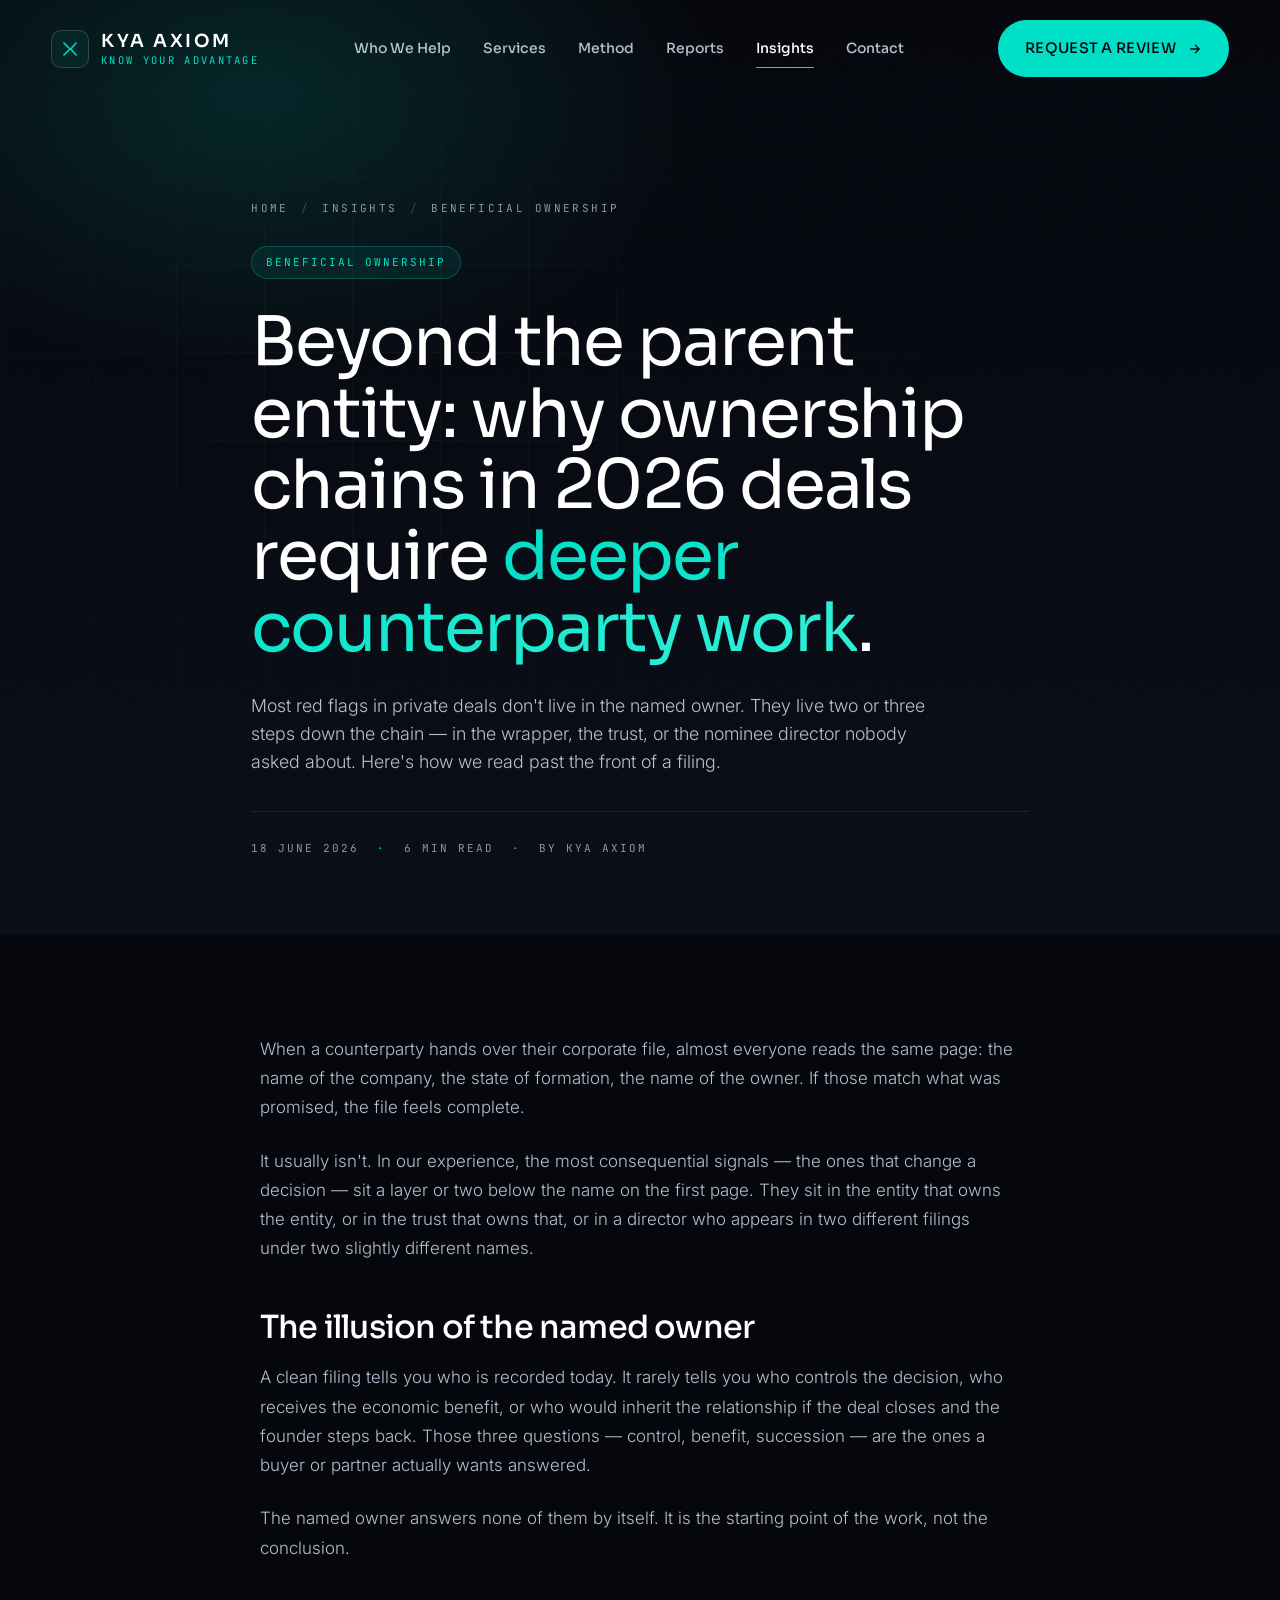
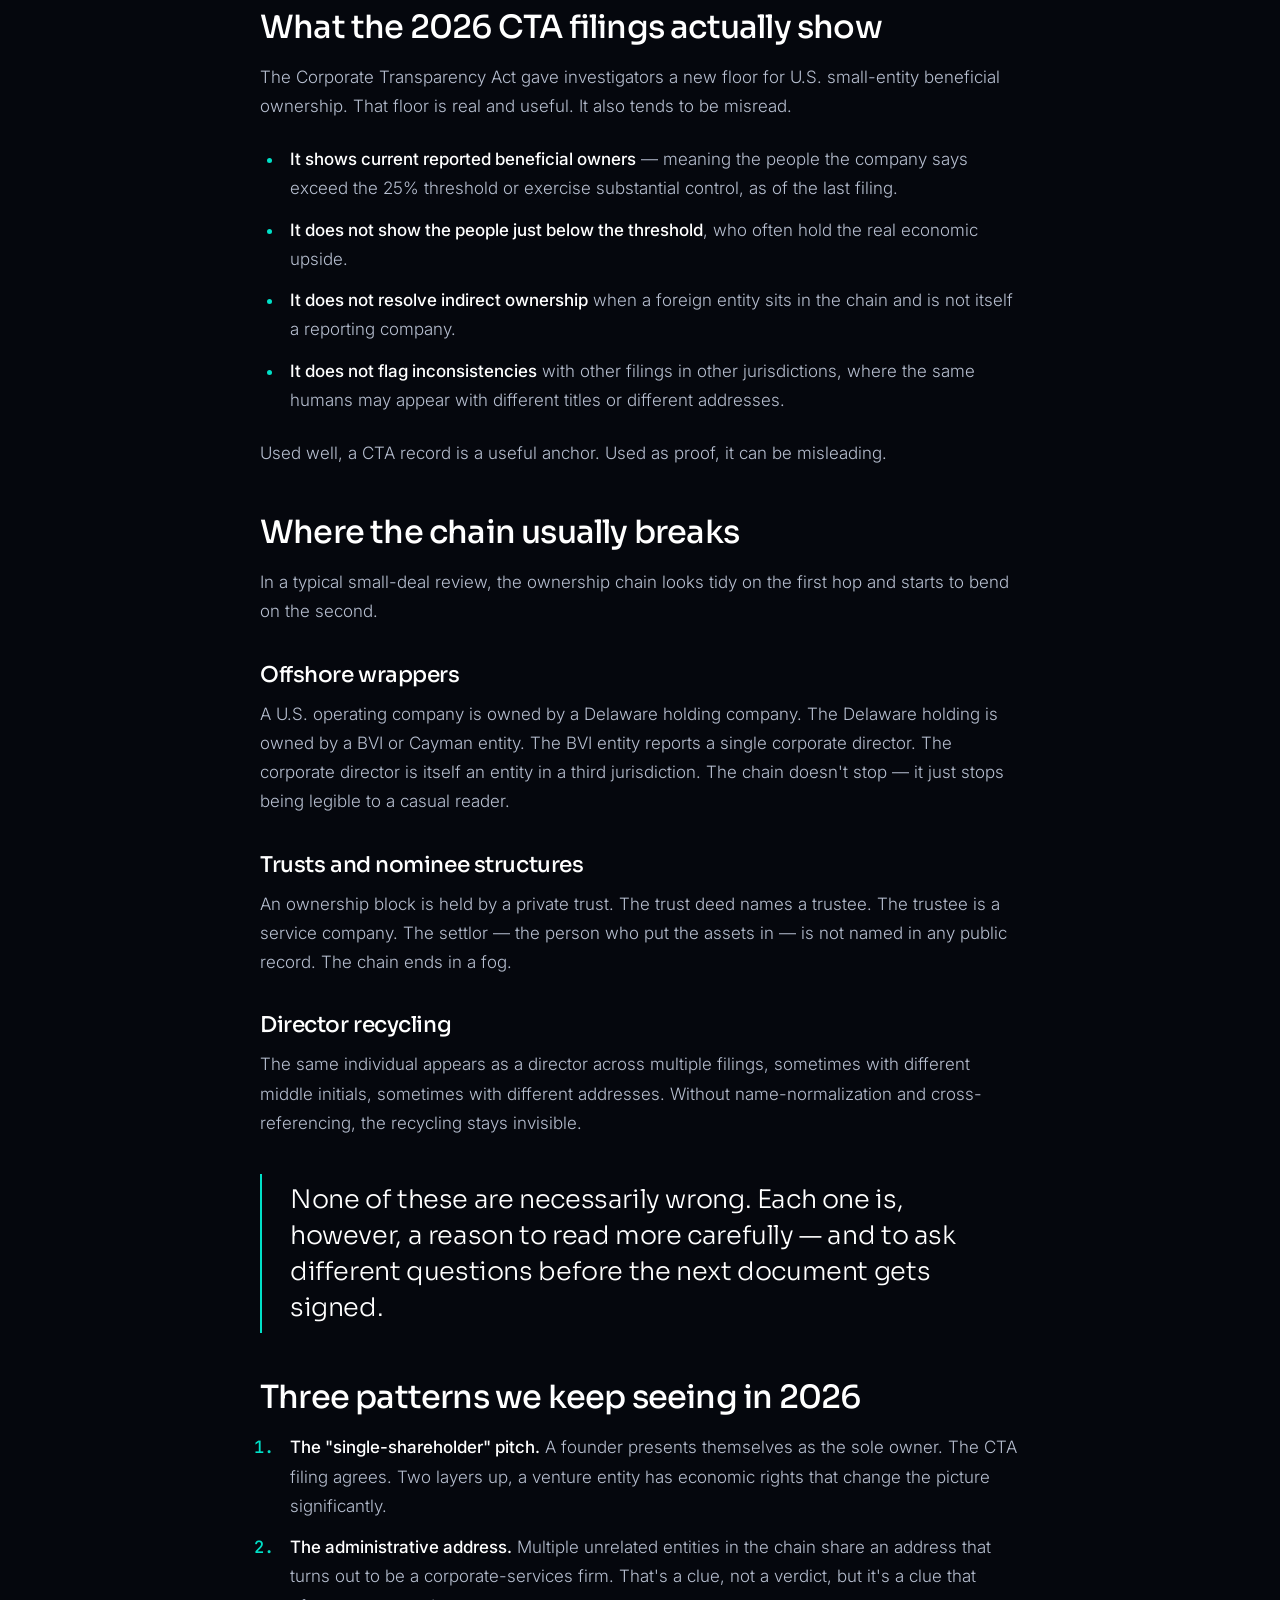
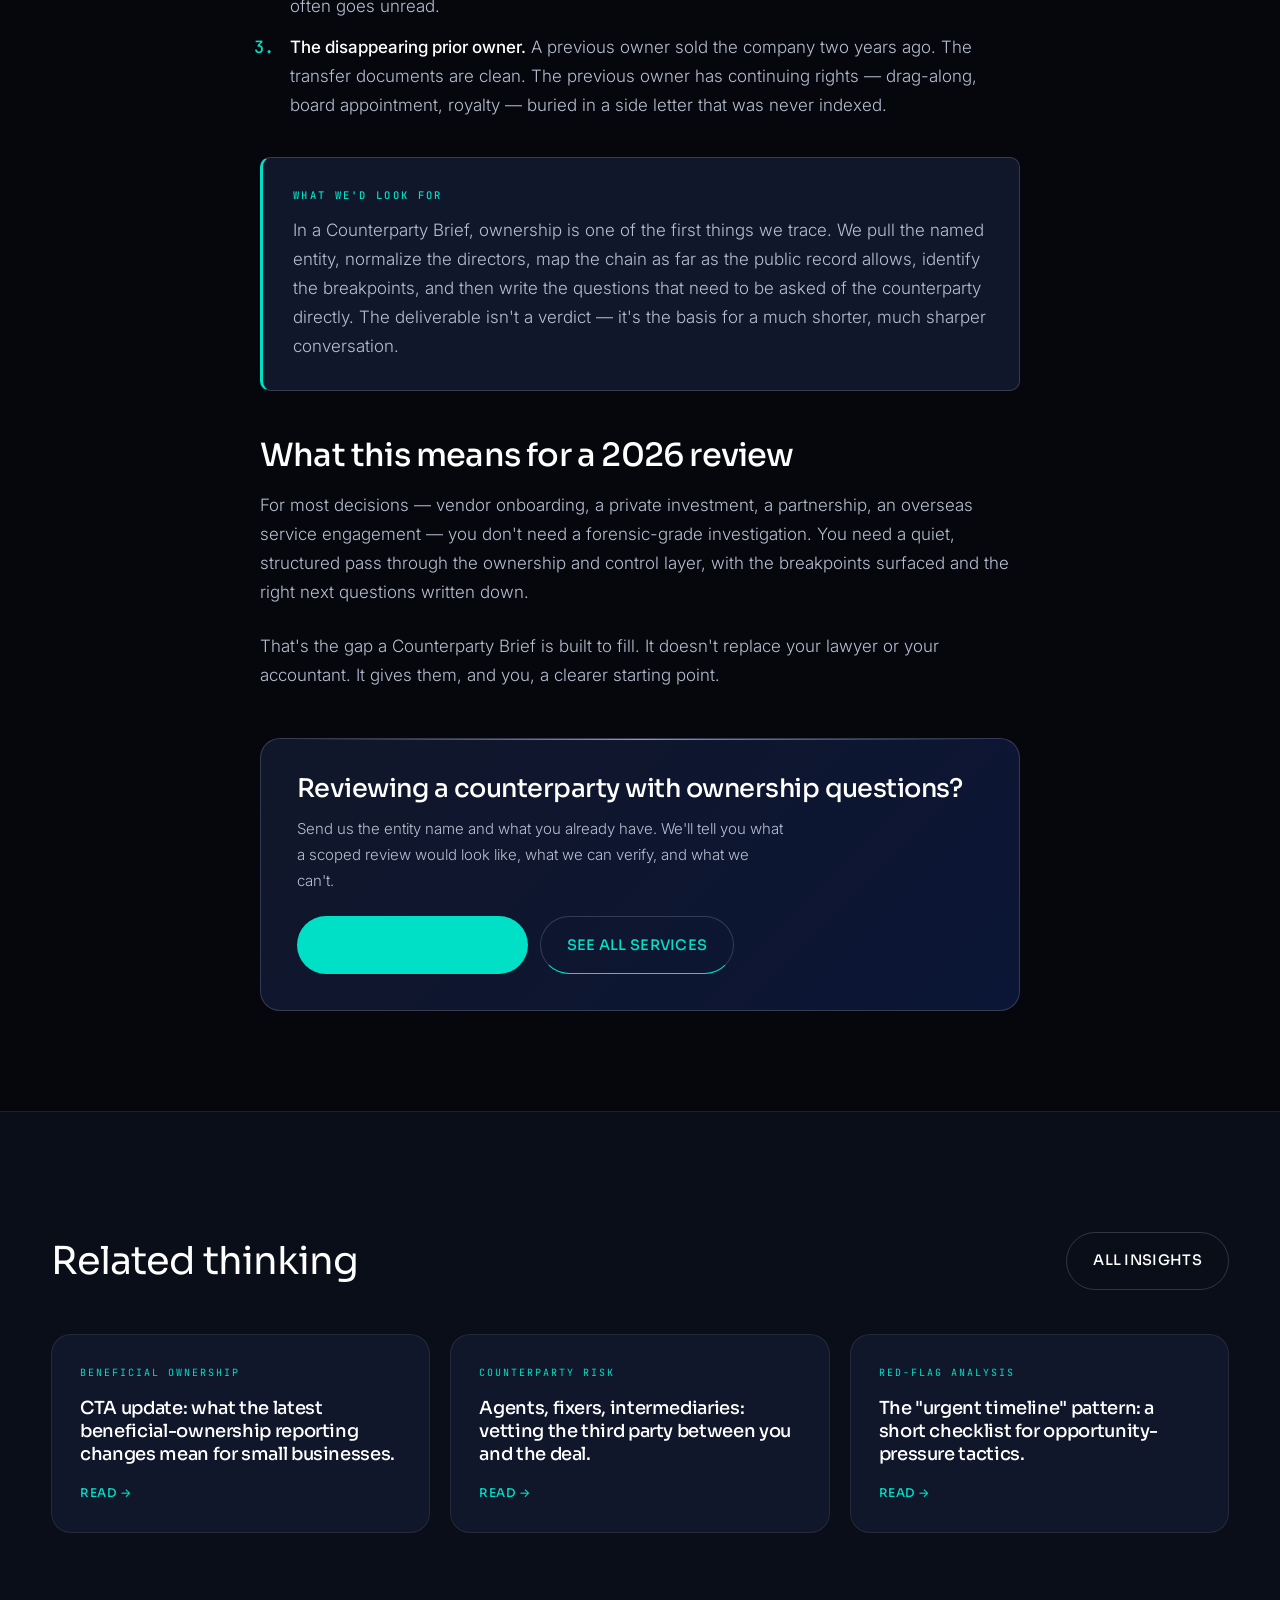
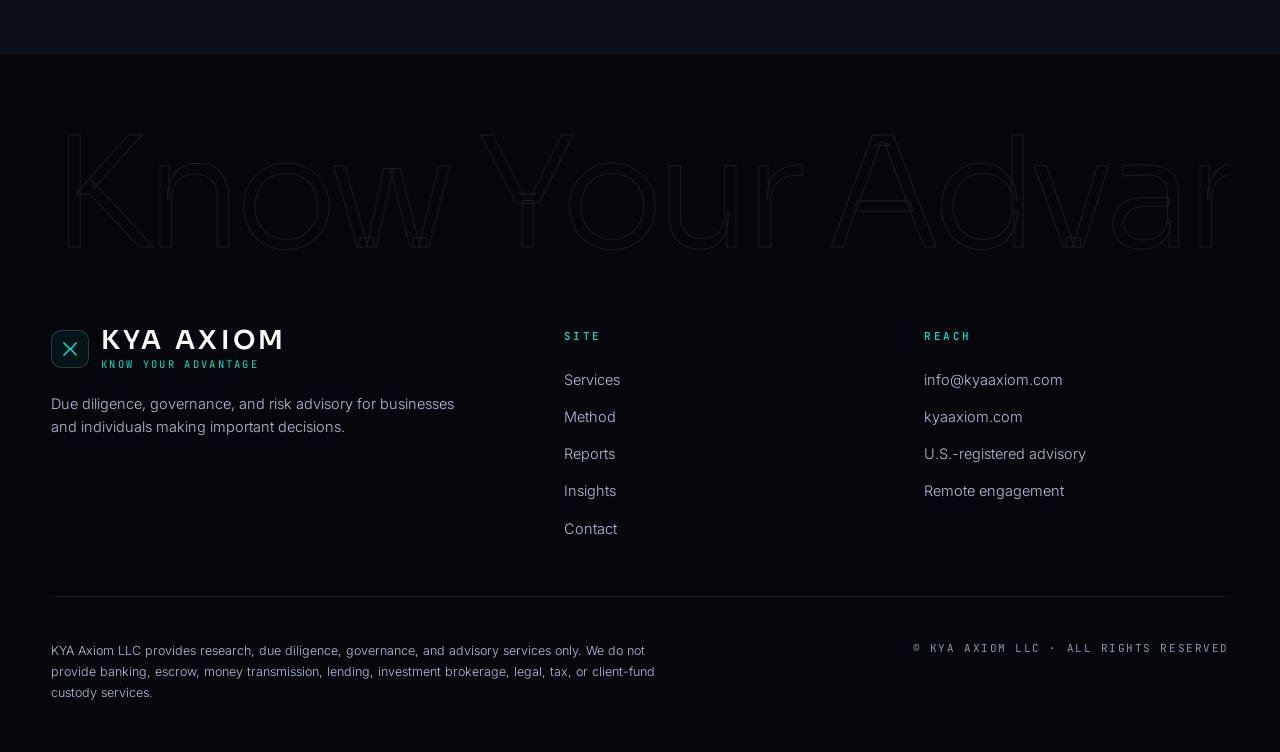
<file: ownership-chains-2026.html>
<!DOCTYPE html>
<html lang="en">
<head>
<meta charset="UTF-8" />
<meta name="viewport" content="width=device-width, initial-scale=1, viewport-fit=cover" />
<meta name="color-scheme" content="dark" />
<meta name="theme-color" content="#05070D" />
<title>Beyond the parent entity: ownership chains in 2026 deals — KYA Axiom</title>
<meta name="description" content="Why most red flags in private deals don't live in the named owner — they live two or three steps down the ownership chain." />
<meta name="robots" content="index, follow, max-image-preview:large, max-snippet:-1" />
<link rel="canonical" href="https://kyaaxiom.com/ownership-chains-2026.html" />
<meta property="og:type" content="article" />
<meta property="og:title" content="Beyond the parent entity: ownership chains in 2026 deals" />
<meta property="og:description" content="Why most red flags in private deals don't live in the named owner." />
<link rel="icon" type="image/svg+xml" href="data:image/svg+xml;utf8,<svg xmlns='http://www.w3.org/2000/svg' viewBox='0 0 64 64'><rect width='64' height='64' rx='12' fill='%2305070D'/><path d='M14 16 L32 32 L14 48 M50 16 L34 32 L50 48' stroke='%2300E0C7' stroke-width='3' fill='none' stroke-linecap='square'/></svg>" />
<link rel="preconnect" href="https://fonts.googleapis.com" />
<link rel="preconnect" href="https://fonts.gstatic.com" crossorigin />
<link href="https://fonts.googleapis.com/css2?family=Sora:wght@200;300;400;500;600;700&family=Inter:wght@300;400;500;600;700&family=JetBrains+Mono:wght@400;500&display=swap" rel="stylesheet" />
<script type="application/ld+json">
{"@context":"https://schema.org","@type":"Article","headline":"Beyond the parent entity: ownership chains in 2026 deals","datePublished":"2026-06-18","author":{"@type":"Organization","name":"KYA Axiom LLC"},"publisher":{"@type":"Organization","name":"KYA Axiom LLC"}}
</script>
<style>
:root{--ink:#05070D;--ink-2:#0A0E18;--ink-3:#11172A;--navy:#0B1535;--line:rgba(255,255,255,0.08);--line-2:rgba(255,255,255,0.16);--paper:#F5F7FA;--mute:#8B95AB;--mute-2:#B7BFD0;--aqua:#00E0C7;--aqua-2:#2FF0D7;--aqua-glow:rgba(0,224,199,.35);--alert:#FF6B6B;--warn:#FFB547;--sans:"Sora","Inter",system-ui,sans-serif;--body:"Inter",system-ui,sans-serif;--mono:"JetBrains Mono",ui-monospace,Menlo,monospace;--radius:20px;--radius-sm:10px;--maxw:1320px;--gutter:clamp(20px,4vw,56px);--ease:cubic-bezier(.2,.7,.2,1);}
*,*::before,*::after{box-sizing:border-box}
html{scroll-behavior:smooth;-webkit-text-size-adjust:100%}
@media(prefers-reduced-motion:reduce){html{scroll-behavior:auto}*,*::before,*::after{animation-duration:.001ms!important;transition-duration:.001ms!important}}
body{margin:0;background:var(--ink);color:#fff;font-family:var(--body);font-weight:400;font-size:16px;line-height:1.6;-webkit-font-smoothing:antialiased;text-rendering:optimizeLegibility;overflow-x:hidden}
img,svg{display:block;max-width:100%}
a{color:inherit;text-decoration:none}
button{font:inherit;cursor:pointer;border:0;background:transparent;color:inherit}
:focus-visible{outline:2px solid var(--aqua);outline-offset:3px;border-radius:4px}
body::before{content:"";position:fixed;inset:0;pointer-events:none;z-index:1;opacity:.04;mix-blend-mode:overlay;background-image:url("data:image/svg+xml;utf8,<svg xmlns='http://www.w3.org/2000/svg' width='240' height='240'><filter id='n'><feTurbulence type='fractalNoise' baseFrequency='0.9' numOctaves='2' stitchTiles='stitch'/></filter><rect width='100%25' height='100%25' filter='url(%23n)'/></svg>")}
.container{width:100%;max-width:var(--maxw);margin:0 auto;padding:0 var(--gutter)}
.eyebrow{font-family:var(--mono);font-size:12px;letter-spacing:.22em;text-transform:uppercase;color:var(--aqua);display:inline-flex;align-items:center;gap:12px;margin-bottom:22px}
.eyebrow::before{content:"";width:28px;height:1px;background:var(--aqua);display:inline-block}
h1,h2,h3,h4{font-family:var(--sans);font-weight:500;letter-spacing:-.025em;line-height:1.06;margin:0}
.btn{display:inline-flex;align-items:center;gap:12px;padding:16px 26px;border-radius:999px;font-family:var(--sans);font-weight:500;font-size:14.5px;letter-spacing:.02em;text-transform:uppercase;transition:transform .25s var(--ease),background .25s var(--ease),color .25s var(--ease),border-color .25s var(--ease),box-shadow .25s var(--ease);border:1px solid transparent;white-space:nowrap;position:relative}
.btn:hover{transform:translateY(-2px)}
.btn--primary{background:var(--aqua);color:var(--ink)}
.btn--primary:hover{background:var(--aqua-2);box-shadow:0 12px 32px -8px var(--aqua-glow)}
.btn--ghost{border-color:var(--line-2);color:#fff}
.btn--ghost:hover{border-color:var(--aqua);color:var(--aqua)}
.btn .arrow{transition:transform .25s var(--ease)}
.btn:hover .arrow{transform:translateX(4px)}
.nav{position:fixed;top:0;left:0;right:0;z-index:100;padding:20px 0;transition:background .35s var(--ease),border-color .35s var(--ease),padding .35s var(--ease);border-bottom:1px solid transparent}
.nav.scrolled{background:rgba(5,7,13,.78);backdrop-filter:saturate(140%) blur(16px);-webkit-backdrop-filter:saturate(140%) blur(16px);border-bottom-color:var(--line);padding:14px 0}
.nav__inner{display:flex;align-items:center;justify-content:space-between;gap:24px}
.brand{display:flex;align-items:center;gap:12px;z-index:110}
.brand__mark{width:38px;height:38px;border:1px solid var(--line-2);border-radius:10px;display:grid;place-items:center;background:rgba(0,224,199,.06)}
.brand__mark svg{width:18px;height:18px}
.brand__text{display:flex;flex-direction:column;line-height:1}
.brand__name{font-family:var(--sans);font-size:18px;letter-spacing:.14em;font-weight:600}
.brand__sub{font-family:var(--mono);font-size:10.5px;letter-spacing:.22em;color:var(--aqua);text-transform:uppercase;margin-top:5px}
.nav__links{display:flex;align-items:center;gap:32px}
.nav__links a{font-family:var(--sans);font-size:14px;font-weight:500;color:var(--mute-2);transition:color .2s var(--ease);position:relative}
.nav__links a:hover,.nav__links a.is-active{color:#fff}
.nav__links a::after{content:"";position:absolute;left:0;right:0;bottom:-8px;height:1px;background:var(--aqua);transform:scaleX(0);transform-origin:left;transition:transform .3s var(--ease)}
.nav__links a:hover::after,.nav__links a.is-active::after{transform:scaleX(1)}
.nav__cta{display:inline-flex}
.nav__burger{display:none;width:44px;height:44px;border-radius:999px;border:1px solid var(--line-2);align-items:center;justify-content:center;z-index:110}
.nav__burger span{position:relative;width:16px;height:1px;background:#fff;display:block}
.nav__burger span::before,.nav__burger span::after{content:"";position:absolute;left:0;width:16px;height:1px;background:#fff;transition:transform .3s var(--ease),top .3s var(--ease)}
.nav__burger span::before{top:-5px}
.nav__burger span::after{top:5px}
.nav.open .nav__burger span{background:transparent}
.nav.open .nav__burger span::before{top:0;transform:rotate(45deg)}
.nav.open .nav__burger span::after{top:0;transform:rotate(-45deg)}
.drawer{position:fixed;inset:0;background:var(--ink);z-index:105;display:flex;flex-direction:column;padding:110px var(--gutter) 40px;transform:translateY(-100%);transition:transform .45s var(--ease);visibility:hidden}
.nav.open + .drawer{transform:translateY(0);visibility:visible}
.drawer a{font-family:var(--sans);font-size:32px;padding:16px 0;border-bottom:1px solid var(--line);font-weight:400;letter-spacing:-.02em}
.drawer a:last-of-type{border-bottom:0}
.drawer .btn{margin-top:28px;align-self:flex-start}
.drawer__meta{margin-top:auto;font-family:var(--mono);font-size:11px;letter-spacing:.2em;color:var(--aqua);text-transform:uppercase}

/* article hero */
.art-hero{position:relative;padding:clamp(140px,16vw,200px) 0 clamp(50px,6vw,80px);overflow:hidden;background:radial-gradient(60% 50% at 20% 10%,rgba(0,224,199,.14) 0%,transparent 60%),linear-gradient(180deg,var(--ink) 0%,var(--ink-2) 100%)}
.art-hero__grid{position:absolute;inset:0;pointer-events:none;background-image:linear-gradient(to right,var(--line) 1px,transparent 1px),linear-gradient(to bottom,var(--line) 1px,transparent 1px);background-size:88px 88px;mask-image:radial-gradient(60% 60% at 30% 40%,black,transparent 80%);-webkit-mask-image:radial-gradient(60% 60% at 30% 40%,black,transparent 80%);opacity:.45}
.art-hero__inner{position:relative;max-width:880px}
.crumbs{display:flex;align-items:center;gap:12px;margin-bottom:28px;font-family:var(--mono);font-size:11px;letter-spacing:.22em;text-transform:uppercase;color:var(--mute)}
.crumbs a{color:var(--mute);transition:color .2s var(--ease)}
.crumbs a:hover{color:var(--aqua)}
.crumbs .sep{color:rgba(255,255,255,.2)}
.art-hero__badge{display:inline-flex;align-items:center;gap:8px;padding:7px 14px;border-radius:999px;background:rgba(0,224,199,.08);border:1px solid rgba(0,224,199,.25);font-family:var(--mono);font-size:11px;letter-spacing:.18em;text-transform:uppercase;color:var(--aqua);margin-bottom:28px}
.art-hero h1{font-size:clamp(36px,5.5vw,68px);font-weight:400;letter-spacing:-.03em;line-height:1.05;margin-bottom:28px}
.art-hero h1 .accent{background:linear-gradient(120deg,var(--aqua) 0%,var(--aqua-2) 100%);-webkit-background-clip:text;background-clip:text;-webkit-text-fill-color:transparent}
.art-hero__lead{font-size:clamp(17px,1.4vw,20px);line-height:1.55;color:var(--mute-2);max-width:64ch;font-weight:300;margin:0}
.art-hero__meta{display:flex;align-items:center;gap:18px;flex-wrap:wrap;margin-top:36px;padding-top:28px;border-top:1px solid var(--line);font-family:var(--mono);font-size:11px;letter-spacing:.18em;text-transform:uppercase;color:var(--mute)}
.art-hero__meta .dot{color:var(--aqua)}

/* prose */
.art-body{padding:clamp(60px,8vw,100px) 0 clamp(60px,8vw,100px);background:var(--ink)}
.art-prose{max-width:760px;margin:0 auto;font-size:17px;line-height:1.72;color:var(--mute-2);font-weight:300}
.art-prose p{margin:0 0 24px}
.art-prose h2{font-size:clamp(24px,2.6vw,32px);color:#fff;margin:48px 0 18px;font-weight:500;letter-spacing:-.025em}
.art-prose h3{font-size:clamp(19px,1.7vw,22px);color:#fff;margin:36px 0 14px;font-weight:500;letter-spacing:-.02em}
.art-prose strong{color:#fff;font-weight:500}
.art-prose ul,.art-prose ol{padding-left:24px;margin:0 0 24px}
.art-prose li{margin-bottom:12px;padding-left:6px}
.art-prose ul li::marker{color:var(--aqua)}
.art-prose ol li::marker{color:var(--aqua);font-family:var(--mono);font-weight:500}
.art-prose a{color:var(--aqua);border-bottom:1px solid var(--aqua);transition:opacity .2s var(--ease)}
.art-prose a:hover{opacity:.7}
.art-prose blockquote{margin:36px 0;padding:8px 0 8px 28px;border-left:2px solid var(--aqua);font-family:var(--sans);font-weight:300;font-size:clamp(20px,2vw,26px);color:#fff;letter-spacing:-.015em;line-height:1.4}
.callout{margin:36px 0;padding:28px 30px;background:var(--ink-3);border:1px solid var(--line-2);border-left:3px solid var(--aqua);border-radius:var(--radius-sm)}
.callout strong{display:block;font-family:var(--mono);font-size:10.5px;font-weight:500;letter-spacing:.22em;text-transform:uppercase;color:var(--aqua);margin-bottom:12px}
.callout p:last-child{margin-bottom:0}
.callout--alert{border-left-color:var(--warn)}
.callout--alert strong{color:var(--warn)}

/* inline cta */
.art-cta{margin:48px 0 0;padding:36px 36px;background:linear-gradient(135deg,var(--ink-3) 0%,var(--navy) 100%);border:1px solid var(--line-2);border-radius:var(--radius);text-align:left;position:relative;overflow:hidden}
.art-cta::before{content:"";position:absolute;top:0;left:32px;right:32px;height:1px;background:linear-gradient(90deg,transparent,var(--aqua),transparent)}
.art-cta h3{font-size:clamp(22px,2vw,28px);color:#fff;margin:0 0 14px;letter-spacing:-.02em}
.art-cta p{color:var(--mute-2);margin:0 0 22px;font-size:15px;font-weight:300;max-width:54ch}
.art-cta__row{display:flex;gap:12px;flex-wrap:wrap}

/* related */
.related{background:var(--ink-2);padding:clamp(80px,10vw,120px) 0;border-top:1px solid var(--line)}
.related__head{display:flex;align-items:center;justify-content:space-between;gap:20px;margin-bottom:44px;flex-wrap:wrap}
.related h2{font-size:clamp(28px,3vw,40px);color:#fff;letter-spacing:-.025em;font-weight:400}
.related__grid{display:grid;grid-template-columns:repeat(3,1fr);gap:20px}
.rel-card{position:relative;background:var(--ink-3);border:1px solid var(--line);border-radius:var(--radius);padding:30px 28px;transition:transform .35s var(--ease),border-color .35s var(--ease),box-shadow .35s var(--ease);display:flex;flex-direction:column;gap:16px}
.rel-card:hover{transform:translateY(-4px);border-color:rgba(0,224,199,.3);box-shadow:0 20px 50px -20px rgba(0,224,199,.18)}
.rel-card__badge{font-family:var(--mono);font-size:10px;letter-spacing:.2em;text-transform:uppercase;color:var(--aqua)}
.rel-card__title{font-family:var(--sans);font-size:18px;line-height:1.3;font-weight:500;letter-spacing:-.02em;color:#fff;margin:0}
.rel-card__title a{color:inherit}
.rel-card__title a::after{content:"";position:absolute;inset:0;z-index:1;border-radius:var(--radius)}
.rel-card__more{font-family:var(--sans);font-size:12px;font-weight:500;letter-spacing:.04em;text-transform:uppercase;color:var(--aqua);margin-top:auto;display:inline-flex;align-items:center;gap:8px}

/* footer */
.footer{background:var(--ink);border-top:1px solid var(--line);padding:72px 0 36px;position:relative;overflow:hidden}
.footer__bigtype{font-family:var(--sans);font-size:clamp(60px,12vw,180px);line-height:.9;font-weight:300;letter-spacing:-.05em;color:transparent;-webkit-text-stroke:1px rgba(255,255,255,.08);margin-bottom:64px;white-space:nowrap;overflow:hidden}
.footer__top{display:grid;grid-template-columns:1.5fr 1fr 1fr;gap:56px;padding-bottom:56px;border-bottom:1px solid var(--line)}
.footer__brand .brand__name{font-size:26px}
.footer__brand p{color:var(--mute-2);margin-top:22px;max-width:48ch;font-size:14.5px;font-weight:300}
.footer__col h5{font-family:var(--mono);font-size:11px;letter-spacing:.22em;text-transform:uppercase;color:var(--aqua);margin:0 0 22px;font-weight:500}
.footer__col ul{list-style:none;padding:0;margin:0;display:flex;flex-direction:column;gap:14px}
.footer__col a,.footer__col li{color:var(--mute-2);font-size:14.5px;transition:color .2s var(--ease);font-weight:300}
.footer__col a:hover{color:var(--aqua)}
.footer__bottom{display:flex;justify-content:space-between;gap:24px;padding-top:32px;flex-wrap:wrap}
.footer__legal{font-size:12.5px;color:var(--mute-2);max-width:80ch;line-height:1.65;font-weight:300}
.footer__copy{font-family:var(--mono);font-size:11px;letter-spacing:.14em;color:var(--mute);text-transform:uppercase;white-space:nowrap}

@media(max-width:1024px){.related__grid{grid-template-columns:1fr 1fr}.footer__top{grid-template-columns:1fr 1fr}.footer__brand{grid-column:1 / -1}}
@media(max-width:720px){.nav__links,.nav__cta{display:none}.nav__burger{display:inline-flex}.related__grid{grid-template-columns:1fr}.footer__top{grid-template-columns:1fr;gap:36px}.footer__bigtype{font-size:80px;margin-bottom:40px}.art-cta{padding:28px 22px}.art-prose blockquote{padding-left:22px;margin:28px 0}.callout{padding:24px 22px;margin:28px 0}}
.skip{position:absolute;left:-9999px;top:8px;background:var(--aqua);color:var(--ink);padding:8px 14px;border-radius:var(--radius-sm);z-index:1000;font-size:13px;font-weight:500}
.skip:focus{left:12px}
</style>
</head>
<body>

<a href="#main" class="skip">Skip to content</a>

<header class="nav" id="nav">
  <div class="container nav__inner">
    <a href="index.html" class="brand" aria-label="KYA Axiom home">
      <span class="brand__mark" aria-hidden="true"><svg viewBox="0 0 24 24" fill="none" stroke="#00E0C7" stroke-width="2" stroke-linecap="square"><path d="M4 4 L12 12 L4 20 M20 4 L13 12 L20 20"/></svg></span>
      <span class="brand__text"><span class="brand__name">KYA AXIOM</span><span class="brand__sub">Know Your Advantage</span></span>
    </a>
    <nav class="nav__links" aria-label="Primary">
      <a href="index.html#who">Who We Help</a>
      <a href="index.html#services">Services</a>
      <a href="index.html#method">Method</a>
      <a href="index.html#reports">Reports</a>
      <a href="insights.html" class="is-active">Insights</a>
      <a href="index.html#contact">Contact</a>
    </nav>
    <a href="index.html#contact" class="btn btn--primary nav__cta">Request a Review<svg class="arrow" width="14" height="14" viewBox="0 0 24 24" fill="none" stroke="currentColor" stroke-width="2.2" stroke-linecap="square"><path d="M5 12h14M13 6l6 6-6 6"/></svg></a>
    <button class="nav__burger" id="burger" aria-label="Open menu" aria-expanded="false" aria-controls="drawer"><span></span></button>
  </div>
</header>

<div class="drawer" id="drawer" aria-hidden="true">
  <a href="index.html#who">Who We Help</a>
  <a href="index.html#services">Services</a>
  <a href="index.html#method">Method</a>
  <a href="index.html#reports">Reports</a>
  <a href="insights.html">Insights</a>
  <a href="index.html#contact">Contact</a>
  <a href="index.html#contact" class="btn btn--primary">Request a Review</a>
  <div class="drawer__meta">info@kyaaxiom.com</div>
</div>

<main id="main">

  <article>
    <section class="art-hero">
      <div class="art-hero__grid" aria-hidden="true"></div>
      <div class="container art-hero__inner">
        <nav class="crumbs" aria-label="Breadcrumb">
          <a href="index.html">Home</a><span class="sep">/</span>
          <a href="insights.html">Insights</a><span class="sep">/</span>
          <span>Beneficial Ownership</span>
        </nav>
        <span class="art-hero__badge">Beneficial Ownership</span>
        <h1>Beyond the parent entity: why ownership chains in 2026 deals require <span class="accent">deeper counterparty work</span>.</h1>
        <p class="art-hero__lead">Most red flags in private deals don't live in the named owner. They live two or three steps down the chain — in the wrapper, the trust, or the nominee director nobody asked about. Here's how we read past the front of a filing.</p>
        <div class="art-hero__meta">
          <span>18 June 2026</span><span class="dot">·</span><span>6 min read</span><span class="dot">·</span><span>By KYA Axiom</span>
        </div>
      </div>
    </section>

    <section class="art-body">
      <div class="container">
        <div class="art-prose">

          <p>When a counterparty hands over their corporate file, almost everyone reads the same page: the name of the company, the state of formation, the name of the owner. If those match what was promised, the file feels complete.</p>

          <p>It usually isn't. In our experience, the most consequential signals — the ones that change a decision — sit a layer or two below the name on the first page. They sit in the entity that owns the entity, or in the trust that owns that, or in a director who appears in two different filings under two slightly different names.</p>

          <h2>The illusion of the named owner</h2>

          <p>A clean filing tells you who is recorded today. It rarely tells you who controls the decision, who receives the economic benefit, or who would inherit the relationship if the deal closes and the founder steps back. Those three questions — control, benefit, succession — are the ones a buyer or partner actually wants answered.</p>

          <p>The named owner answers none of them by itself. It is the starting point of the work, not the conclusion.</p>

          <h2>What the 2026 CTA filings actually show</h2>

          <p>The Corporate Transparency Act gave investigators a new floor for U.S. small-entity beneficial ownership. That floor is real and useful. It also tends to be misread.</p>

          <ul>
            <li><strong>It shows current reported beneficial owners</strong> — meaning the people the company says exceed the 25% threshold or exercise substantial control, as of the last filing.</li>
            <li><strong>It does not show the people just below the threshold</strong>, who often hold the real economic upside.</li>
            <li><strong>It does not resolve indirect ownership</strong> when a foreign entity sits in the chain and is not itself a reporting company.</li>
            <li><strong>It does not flag inconsistencies</strong> with other filings in other jurisdictions, where the same humans may appear with different titles or different addresses.</li>
          </ul>

          <p>Used well, a CTA record is a useful anchor. Used as proof, it can be misleading.</p>

          <h2>Where the chain usually breaks</h2>

          <p>In a typical small-deal review, the ownership chain looks tidy on the first hop and starts to bend on the second.</p>

          <h3>Offshore wrappers</h3>

          <p>A U.S. operating company is owned by a Delaware holding company. The Delaware holding is owned by a BVI or Cayman entity. The BVI entity reports a single corporate director. The corporate director is itself an entity in a third jurisdiction. The chain doesn't stop — it just stops being legible to a casual reader.</p>

          <h3>Trusts and nominee structures</h3>

          <p>An ownership block is held by a private trust. The trust deed names a trustee. The trustee is a service company. The settlor — the person who put the assets in — is not named in any public record. The chain ends in a fog.</p>

          <h3>Director recycling</h3>

          <p>The same individual appears as a director across multiple filings, sometimes with different middle initials, sometimes with different addresses. Without name-normalization and cross-referencing, the recycling stays invisible.</p>

          <blockquote>None of these are necessarily wrong. Each one is, however, a reason to read more carefully — and to ask different questions before the next document gets signed.</blockquote>

          <h2>Three patterns we keep seeing in 2026</h2>

          <ol>
            <li><strong>The "single-shareholder" pitch.</strong> A founder presents themselves as the sole owner. The CTA filing agrees. Two layers up, a venture entity has economic rights that change the picture significantly.</li>
            <li><strong>The administrative address.</strong> Multiple unrelated entities in the chain share an address that turns out to be a corporate-services firm. That's a clue, not a verdict, but it's a clue that often goes unread.</li>
            <li><strong>The disappearing prior owner.</strong> A previous owner sold the company two years ago. The transfer documents are clean. The previous owner has continuing rights — drag-along, board appointment, royalty — buried in a side letter that was never indexed.</li>
          </ol>

          <div class="callout">
            <strong>What we'd look for</strong>
            <p>In a Counterparty Brief, ownership is one of the first things we trace. We pull the named entity, normalize the directors, map the chain as far as the public record allows, identify the breakpoints, and then write the questions that need to be asked of the counterparty directly. The deliverable isn't a verdict — it's the basis for a much shorter, much sharper conversation.</p>
          </div>

          <h2>What this means for a 2026 review</h2>

          <p>For most decisions — vendor onboarding, a private investment, a partnership, an overseas service engagement — you don't need a forensic-grade investigation. You need a quiet, structured pass through the ownership and control layer, with the breakpoints surfaced and the right next questions written down.</p>

          <p>That's the gap a Counterparty Brief is built to fill. It doesn't replace your lawyer or your accountant. It gives them, and you, a clearer starting point.</p>

          <div class="art-cta">
            <h3>Reviewing a counterparty with ownership questions?</h3>
            <p>Send us the entity name and what you already have. We'll tell you what a scoped review would look like, what we can verify, and what we can't.</p>
            <div class="art-cta__row">
              <a href="index.html#contact" class="btn btn--primary">Request a Review<svg class="arrow" width="14" height="14" viewBox="0 0 24 24" fill="none" stroke="currentColor" stroke-width="2.2" stroke-linecap="square"><path d="M5 12h14M13 6l6 6-6 6"/></svg></a>
              <a href="index.html#services" class="btn btn--ghost">See all services</a>
            </div>
          </div>

        </div>
      </div>
    </section>

    <section class="related">
      <div class="container">
        <div class="related__head">
          <h2>Related thinking</h2>
          <a href="insights.html" class="btn btn--ghost">All insights</a>
        </div>
        <div class="related__grid">
          <div class="rel-card">
            <span class="rel-card__badge">Beneficial Ownership</span>
            <h3 class="rel-card__title"><a href="cta-beneficial-ownership-update.html">CTA update: what the latest beneficial-ownership reporting changes mean for small businesses.</a></h3>
            <span class="rel-card__more">Read →</span>
          </div>
          <div class="rel-card">
            <span class="rel-card__badge">Counterparty Risk</span>
            <h3 class="rel-card__title"><a href="agents-fixers-intermediaries.html">Agents, fixers, intermediaries: vetting the third party between you and the deal.</a></h3>
            <span class="rel-card__more">Read →</span>
          </div>
          <div class="rel-card">
            <span class="rel-card__badge">Red-Flag Analysis</span>
            <h3 class="rel-card__title"><a href="urgent-timeline-pattern.html">The "urgent timeline" pattern: a short checklist for opportunity-pressure tactics.</a></h3>
            <span class="rel-card__more">Read →</span>
          </div>
        </div>
      </div>
    </section>
  </article>

</main>

<footer class="footer">
  <div class="container">
    <div class="footer__bigtype" aria-hidden="true">Know Your Advantage</div>
    <div class="footer__top">
      <div class="footer__brand">
        <div class="brand">
          <span class="brand__mark" aria-hidden="true"><svg viewBox="0 0 24 24" fill="none" stroke="#00E0C7" stroke-width="2" stroke-linecap="square"><path d="M4 4 L12 12 L4 20 M20 4 L13 12 L20 20"/></svg></span>
          <span class="brand__text"><span class="brand__name">KYA AXIOM</span><span class="brand__sub">Know Your Advantage</span></span>
        </div>
        <p>Due diligence, governance, and risk advisory for businesses and individuals making important decisions.</p>
      </div>
      <div class="footer__col"><h5>Site</h5><ul>
        <li><a href="index.html#services">Services</a></li>
        <li><a href="index.html#method">Method</a></li>
        <li><a href="index.html#reports">Reports</a></li>
        <li><a href="insights.html">Insights</a></li>
        <li><a href="index.html#contact">Contact</a></li>
      </ul></div>
      <div class="footer__col"><h5>Reach</h5><ul>
        <li><a href="mailto:info@kyaaxiom.com">info@kyaaxiom.com</a></li>
        <li>kyaaxiom.com</li>
        <li>U.S.-registered advisory</li>
        <li>Remote engagement</li>
      </ul></div>
    </div>
    <div class="footer__bottom">
      <p class="footer__legal">KYA Axiom LLC provides research, due diligence, governance, and advisory services only. We do not provide banking, escrow, money transmission, lending, investment brokerage, legal, tax, or client-fund custody services.</p>
      <p class="footer__copy">© KYA Axiom LLC · All rights reserved</p>
    </div>
  </div>
</footer>

<script>
(function(){
  var nav=document.getElementById('nav');
  function s(){nav.classList.toggle('scrolled',(window.scrollY||0)>24)}
  window.addEventListener('scroll',s,{passive:true});s();
  var b=document.getElementById('burger'),d=document.getElementById('drawer');
  function o(open){nav.classList.toggle('open',open);b.setAttribute('aria-expanded',open?'true':'false');d.setAttribute('aria-hidden',open?'false':'true');document.body.style.overflow=open?'hidden':''}
  b.addEventListener('click',function(){o(!nav.classList.contains('open'))});
  d.querySelectorAll('a').forEach(function(a){a.addEventListener('click',function(){o(false)})});
  document.addEventListener('keydown',function(e){if(e.key==='Escape'&&nav.classList.contains('open'))o(false)});
})();
</script>
</body>
</html>
</file>
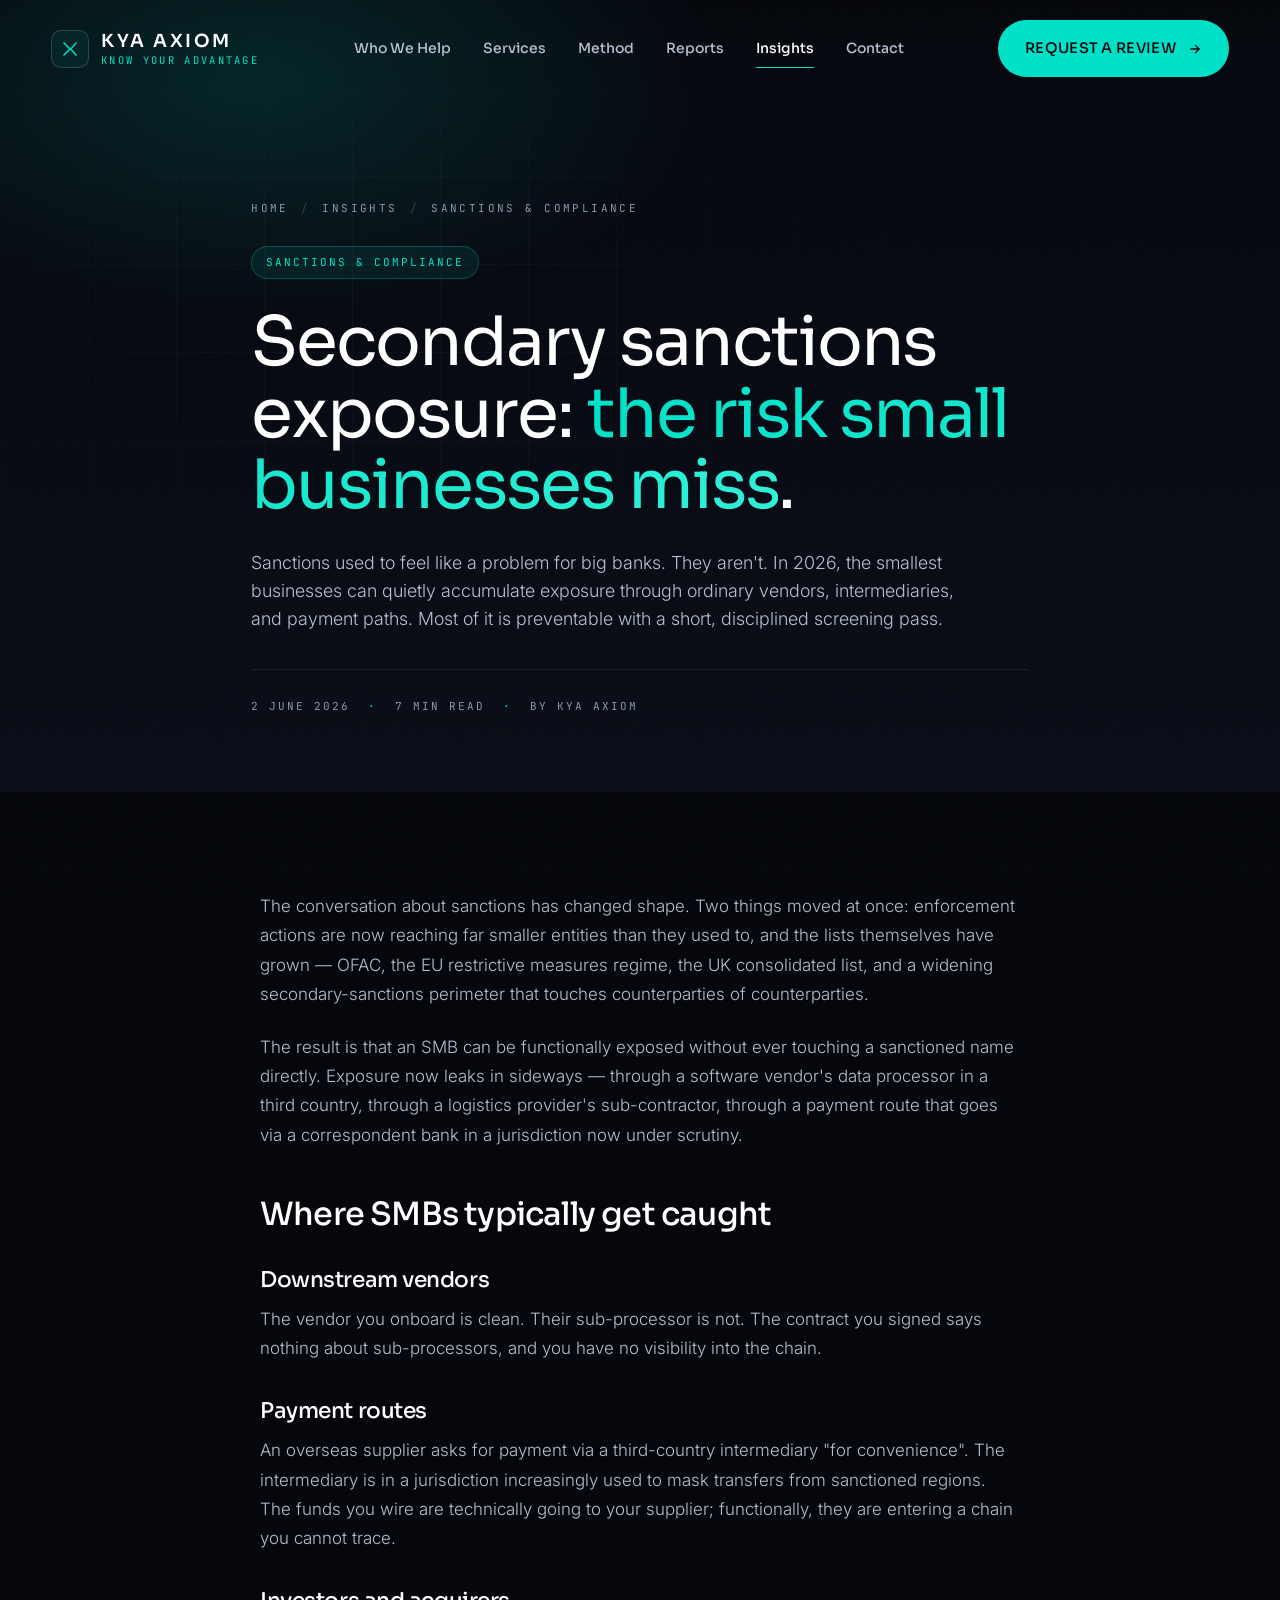
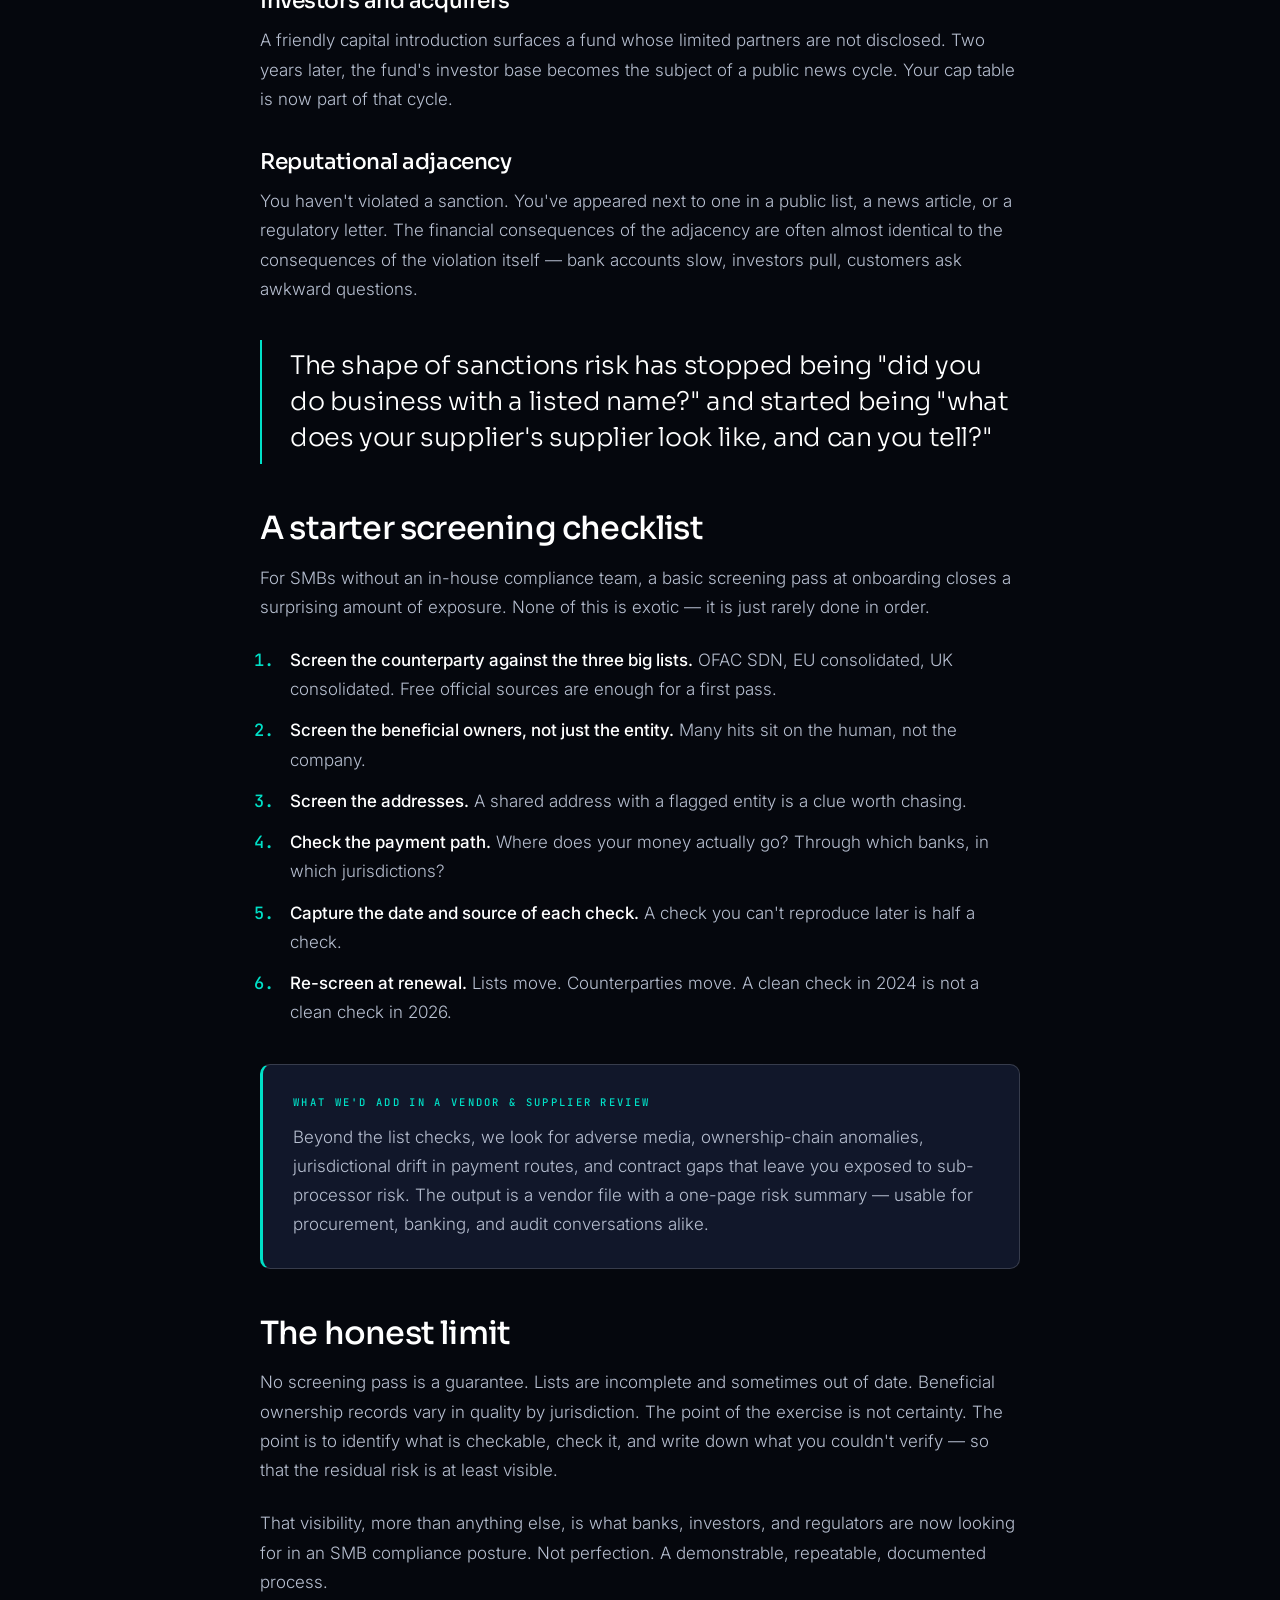
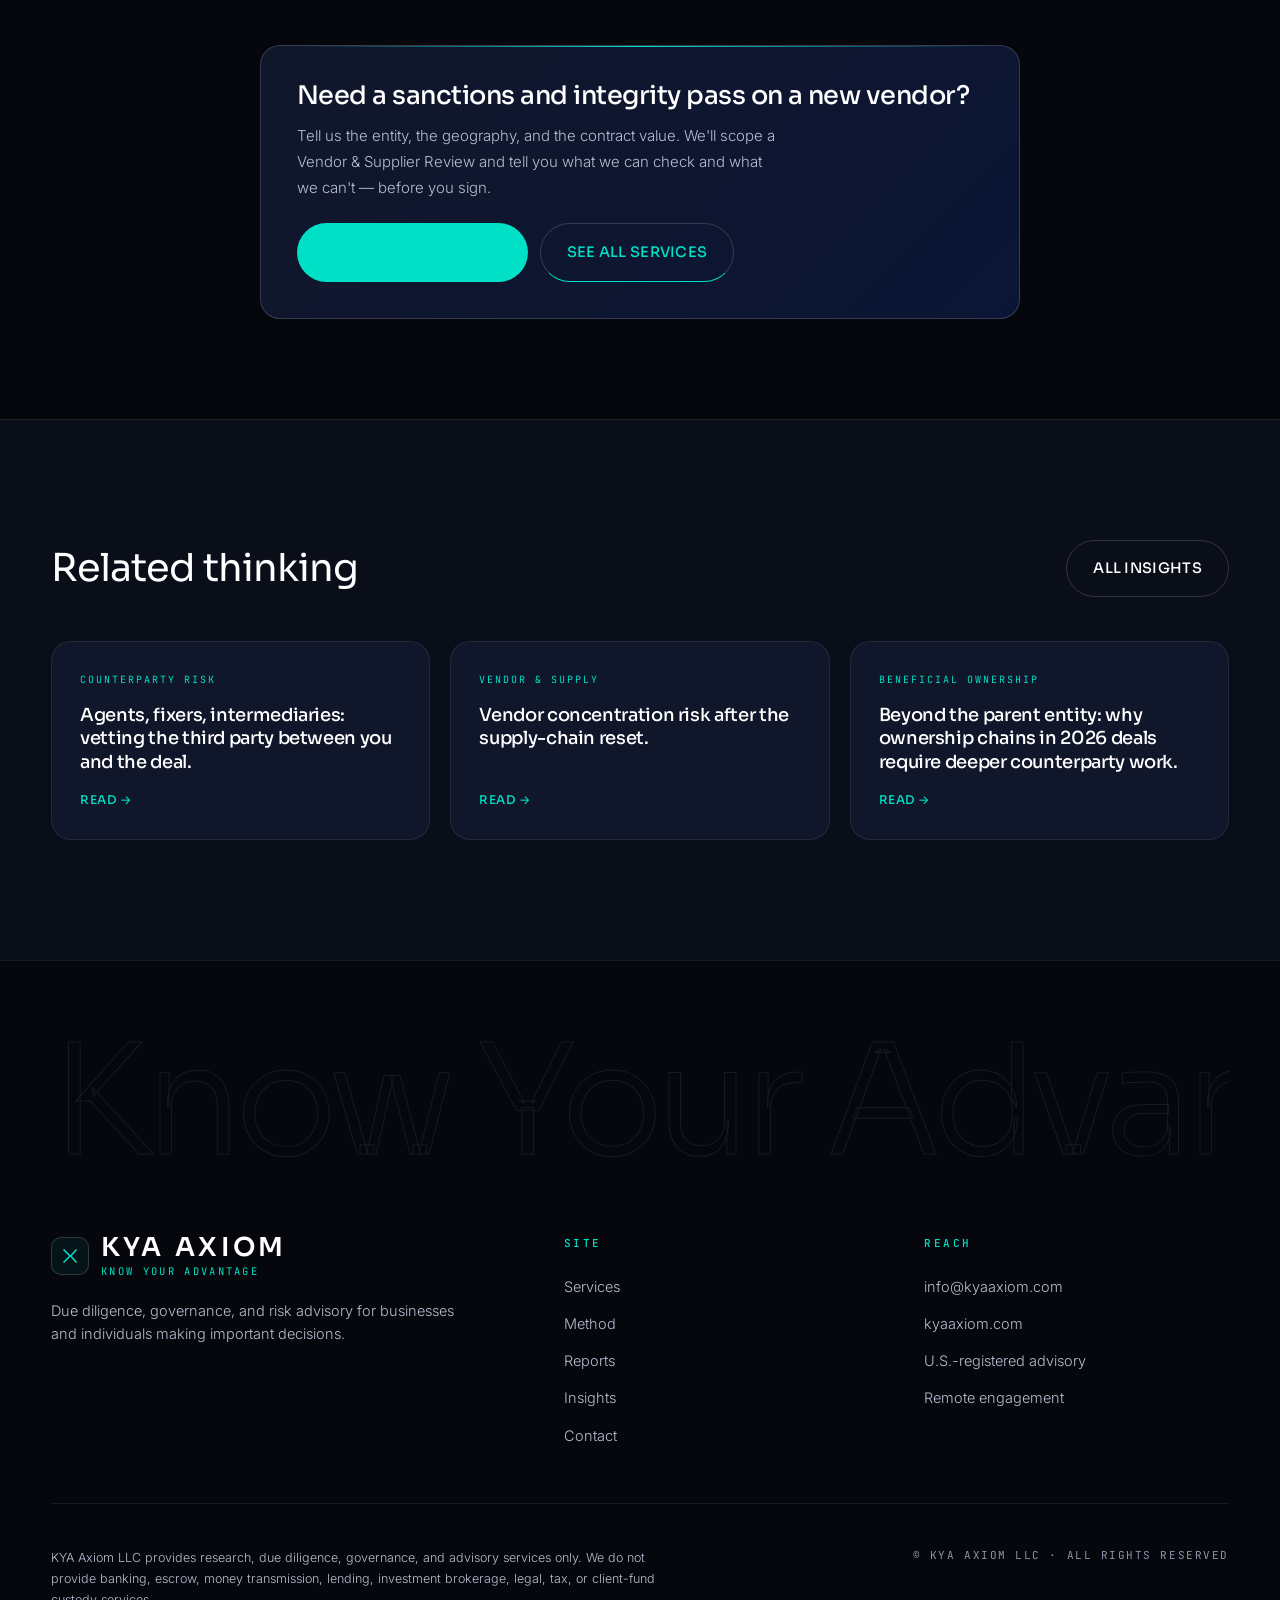
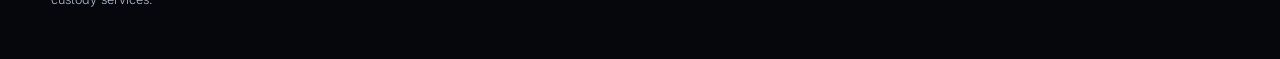
<file: secondary-sanctions-smb.html>
<!DOCTYPE html>
<html lang="en">
<head>
<meta charset="UTF-8" />
<meta name="viewport" content="width=device-width, initial-scale=1, viewport-fit=cover" />
<meta name="color-scheme" content="dark" />
<meta name="theme-color" content="#05070D" />
<title>Secondary sanctions exposure for small businesses — KYA Axiom</title>
<meta name="description" content="Tightening OFAC enforcement and new EU and UK measures mean SMB vendor lists carry quiet exposure they didn't a few years ago. A practical screening checklist." />
<meta name="robots" content="index, follow, max-image-preview:large, max-snippet:-1" />
<link rel="canonical" href="https://kyaaxiom.com/secondary-sanctions-smb.html" />
<meta property="og:type" content="article" />
<meta property="og:title" content="Secondary sanctions exposure: the risk SMBs miss" />
<meta property="og:description" content="Tightening OFAC enforcement and new EU and UK measures mean SMB vendor lists carry quiet exposure they didn't a few years ago. A practical screening checklist." />
<link rel="icon" type="image/svg+xml" href="data:image/svg+xml;utf8,<svg xmlns='http://www.w3.org/2000/svg' viewBox='0 0 64 64'><rect width='64' height='64' rx='12' fill='%2305070D'/><path d='M14 16 L32 32 L14 48 M50 16 L34 32 L50 48' stroke='%2300E0C7' stroke-width='3' fill='none' stroke-linecap='square'/></svg>" />
<link rel="preconnect" href="https://fonts.googleapis.com" />
<link rel="preconnect" href="https://fonts.gstatic.com" crossorigin />
<link href="https://fonts.googleapis.com/css2?family=Sora:wght@200;300;400;500;600;700&family=Inter:wght@300;400;500;600;700&family=JetBrains+Mono:wght@400;500&display=swap" rel="stylesheet" />
<script type="application/ld+json">
{"@context":"https://schema.org","@type":"Article","headline":"Secondary sanctions exposure: the risk SMBs miss","datePublished":"2026-06-02","author":{"@type":"Organization","name":"KYA Axiom LLC"},"publisher":{"@type":"Organization","name":"KYA Axiom LLC"}}
</script>
<style>
:root{--ink:#05070D;--ink-2:#0A0E18;--ink-3:#11172A;--navy:#0B1535;--line:rgba(255,255,255,0.08);--line-2:rgba(255,255,255,0.16);--paper:#F5F7FA;--mute:#8B95AB;--mute-2:#B7BFD0;--aqua:#00E0C7;--aqua-2:#2FF0D7;--aqua-glow:rgba(0,224,199,.35);--alert:#FF6B6B;--warn:#FFB547;--sans:"Sora","Inter",system-ui,sans-serif;--body:"Inter",system-ui,sans-serif;--mono:"JetBrains Mono",ui-monospace,Menlo,monospace;--radius:20px;--radius-sm:10px;--maxw:1320px;--gutter:clamp(20px,4vw,56px);--ease:cubic-bezier(.2,.7,.2,1);}
*,*::before,*::after{box-sizing:border-box}
html{scroll-behavior:smooth;-webkit-text-size-adjust:100%}
@media(prefers-reduced-motion:reduce){html{scroll-behavior:auto}*,*::before,*::after{animation-duration:.001ms!important;transition-duration:.001ms!important}}
body{margin:0;background:var(--ink);color:#fff;font-family:var(--body);font-weight:400;font-size:16px;line-height:1.6;-webkit-font-smoothing:antialiased;text-rendering:optimizeLegibility;overflow-x:hidden}
img,svg{display:block;max-width:100%}
a{color:inherit;text-decoration:none}
button{font:inherit;cursor:pointer;border:0;background:transparent;color:inherit}
:focus-visible{outline:2px solid var(--aqua);outline-offset:3px;border-radius:4px}
body::before{content:"";position:fixed;inset:0;pointer-events:none;z-index:1;opacity:.04;mix-blend-mode:overlay;background-image:url("data:image/svg+xml;utf8,<svg xmlns='http://www.w3.org/2000/svg' width='240' height='240'><filter id='n'><feTurbulence type='fractalNoise' baseFrequency='0.9' numOctaves='2' stitchTiles='stitch'/></filter><rect width='100%25' height='100%25' filter='url(%23n)'/></svg>")}
.container{width:100%;max-width:var(--maxw);margin:0 auto;padding:0 var(--gutter)}
.eyebrow{font-family:var(--mono);font-size:12px;letter-spacing:.22em;text-transform:uppercase;color:var(--aqua);display:inline-flex;align-items:center;gap:12px;margin-bottom:22px}
.eyebrow::before{content:"";width:28px;height:1px;background:var(--aqua);display:inline-block}
h1,h2,h3,h4{font-family:var(--sans);font-weight:500;letter-spacing:-.025em;line-height:1.06;margin:0}
.btn{display:inline-flex;align-items:center;gap:12px;padding:16px 26px;border-radius:999px;font-family:var(--sans);font-weight:500;font-size:14.5px;letter-spacing:.02em;text-transform:uppercase;transition:transform .25s var(--ease),background .25s var(--ease),color .25s var(--ease),border-color .25s var(--ease),box-shadow .25s var(--ease);border:1px solid transparent;white-space:nowrap;position:relative}
.btn:hover{transform:translateY(-2px)}
.btn--primary{background:var(--aqua);color:var(--ink)}
.btn--primary:hover{background:var(--aqua-2);box-shadow:0 12px 32px -8px var(--aqua-glow)}
.btn--ghost{border-color:var(--line-2);color:#fff}
.btn--ghost:hover{border-color:var(--aqua);color:var(--aqua)}
.btn .arrow{transition:transform .25s var(--ease)}
.btn:hover .arrow{transform:translateX(4px)}
.nav{position:fixed;top:0;left:0;right:0;z-index:100;padding:20px 0;transition:background .35s var(--ease),border-color .35s var(--ease),padding .35s var(--ease);border-bottom:1px solid transparent}
.nav.scrolled{background:rgba(5,7,13,.78);backdrop-filter:saturate(140%) blur(16px);-webkit-backdrop-filter:saturate(140%) blur(16px);border-bottom-color:var(--line);padding:14px 0}
.nav__inner{display:flex;align-items:center;justify-content:space-between;gap:24px}
.brand{display:flex;align-items:center;gap:12px;z-index:110}
.brand__mark{width:38px;height:38px;border:1px solid var(--line-2);border-radius:10px;display:grid;place-items:center;background:rgba(0,224,199,.06)}
.brand__mark svg{width:18px;height:18px}
.brand__text{display:flex;flex-direction:column;line-height:1}
.brand__name{font-family:var(--sans);font-size:18px;letter-spacing:.14em;font-weight:600}
.brand__sub{font-family:var(--mono);font-size:10.5px;letter-spacing:.22em;color:var(--aqua);text-transform:uppercase;margin-top:5px}
.nav__links{display:flex;align-items:center;gap:32px}
.nav__links a{font-family:var(--sans);font-size:14px;font-weight:500;color:var(--mute-2);transition:color .2s var(--ease);position:relative}
.nav__links a:hover,.nav__links a.is-active{color:#fff}
.nav__links a::after{content:"";position:absolute;left:0;right:0;bottom:-8px;height:1px;background:var(--aqua);transform:scaleX(0);transform-origin:left;transition:transform .3s var(--ease)}
.nav__links a:hover::after,.nav__links a.is-active::after{transform:scaleX(1)}
.nav__cta{display:inline-flex}
.nav__burger{display:none;width:44px;height:44px;border-radius:999px;border:1px solid var(--line-2);align-items:center;justify-content:center;z-index:110}
.nav__burger span{position:relative;width:16px;height:1px;background:#fff;display:block}
.nav__burger span::before,.nav__burger span::after{content:"";position:absolute;left:0;width:16px;height:1px;background:#fff;transition:transform .3s var(--ease),top .3s var(--ease)}
.nav__burger span::before{top:-5px}
.nav__burger span::after{top:5px}
.nav.open .nav__burger span{background:transparent}
.nav.open .nav__burger span::before{top:0;transform:rotate(45deg)}
.nav.open .nav__burger span::after{top:0;transform:rotate(-45deg)}
.drawer{position:fixed;inset:0;background:var(--ink);z-index:105;display:flex;flex-direction:column;padding:110px var(--gutter) 40px;transform:translateY(-100%);transition:transform .45s var(--ease);visibility:hidden}
.nav.open + .drawer{transform:translateY(0);visibility:visible}
.drawer a{font-family:var(--sans);font-size:32px;padding:16px 0;border-bottom:1px solid var(--line);font-weight:400;letter-spacing:-.02em}
.drawer a:last-of-type{border-bottom:0}
.drawer .btn{margin-top:28px;align-self:flex-start}
.drawer__meta{margin-top:auto;font-family:var(--mono);font-size:11px;letter-spacing:.2em;color:var(--aqua);text-transform:uppercase}

/* article hero */
.art-hero{position:relative;padding:clamp(140px,16vw,200px) 0 clamp(50px,6vw,80px);overflow:hidden;background:radial-gradient(60% 50% at 20% 10%,rgba(0,224,199,.14) 0%,transparent 60%),linear-gradient(180deg,var(--ink) 0%,var(--ink-2) 100%)}
.art-hero__grid{position:absolute;inset:0;pointer-events:none;background-image:linear-gradient(to right,var(--line) 1px,transparent 1px),linear-gradient(to bottom,var(--line) 1px,transparent 1px);background-size:88px 88px;mask-image:radial-gradient(60% 60% at 30% 40%,black,transparent 80%);-webkit-mask-image:radial-gradient(60% 60% at 30% 40%,black,transparent 80%);opacity:.45}
.art-hero__inner{position:relative;max-width:880px}
.crumbs{display:flex;align-items:center;gap:12px;margin-bottom:28px;font-family:var(--mono);font-size:11px;letter-spacing:.22em;text-transform:uppercase;color:var(--mute)}
.crumbs a{color:var(--mute);transition:color .2s var(--ease)}
.crumbs a:hover{color:var(--aqua)}
.crumbs .sep{color:rgba(255,255,255,.2)}
.art-hero__badge{display:inline-flex;align-items:center;gap:8px;padding:7px 14px;border-radius:999px;background:rgba(0,224,199,.08);border:1px solid rgba(0,224,199,.25);font-family:var(--mono);font-size:11px;letter-spacing:.18em;text-transform:uppercase;color:var(--aqua);margin-bottom:28px}
.art-hero h1{font-size:clamp(36px,5.5vw,68px);font-weight:400;letter-spacing:-.03em;line-height:1.05;margin-bottom:28px}
.art-hero h1 .accent{background:linear-gradient(120deg,var(--aqua) 0%,var(--aqua-2) 100%);-webkit-background-clip:text;background-clip:text;-webkit-text-fill-color:transparent}
.art-hero__lead{font-size:clamp(17px,1.4vw,20px);line-height:1.55;color:var(--mute-2);max-width:64ch;font-weight:300;margin:0}
.art-hero__meta{display:flex;align-items:center;gap:18px;flex-wrap:wrap;margin-top:36px;padding-top:28px;border-top:1px solid var(--line);font-family:var(--mono);font-size:11px;letter-spacing:.18em;text-transform:uppercase;color:var(--mute)}
.art-hero__meta .dot{color:var(--aqua)}

/* prose */
.art-body{padding:clamp(60px,8vw,100px) 0 clamp(60px,8vw,100px);background:var(--ink)}
.art-prose{max-width:760px;margin:0 auto;font-size:17px;line-height:1.72;color:var(--mute-2);font-weight:300}
.art-prose p{margin:0 0 24px}
.art-prose h2{font-size:clamp(24px,2.6vw,32px);color:#fff;margin:48px 0 18px;font-weight:500;letter-spacing:-.025em}
.art-prose h3{font-size:clamp(19px,1.7vw,22px);color:#fff;margin:36px 0 14px;font-weight:500;letter-spacing:-.02em}
.art-prose strong{color:#fff;font-weight:500}
.art-prose ul,.art-prose ol{padding-left:24px;margin:0 0 24px}
.art-prose li{margin-bottom:12px;padding-left:6px}
.art-prose ul li::marker{color:var(--aqua)}
.art-prose ol li::marker{color:var(--aqua);font-family:var(--mono);font-weight:500}
.art-prose a{color:var(--aqua);border-bottom:1px solid var(--aqua);transition:opacity .2s var(--ease)}
.art-prose a:hover{opacity:.7}
.art-prose blockquote{margin:36px 0;padding:8px 0 8px 28px;border-left:2px solid var(--aqua);font-family:var(--sans);font-weight:300;font-size:clamp(20px,2vw,26px);color:#fff;letter-spacing:-.015em;line-height:1.4}
.callout{margin:36px 0;padding:28px 30px;background:var(--ink-3);border:1px solid var(--line-2);border-left:3px solid var(--aqua);border-radius:var(--radius-sm)}
.callout strong{display:block;font-family:var(--mono);font-size:10.5px;font-weight:500;letter-spacing:.22em;text-transform:uppercase;color:var(--aqua);margin-bottom:12px}
.callout p:last-child{margin-bottom:0}
.callout--alert{border-left-color:var(--warn)}
.callout--alert strong{color:var(--warn)}

/* inline cta */
.art-cta{margin:48px 0 0;padding:36px 36px;background:linear-gradient(135deg,var(--ink-3) 0%,var(--navy) 100%);border:1px solid var(--line-2);border-radius:var(--radius);text-align:left;position:relative;overflow:hidden}
.art-cta::before{content:"";position:absolute;top:0;left:32px;right:32px;height:1px;background:linear-gradient(90deg,transparent,var(--aqua),transparent)}
.art-cta h3{font-size:clamp(22px,2vw,28px);color:#fff;margin:0 0 14px;letter-spacing:-.02em}
.art-cta p{color:var(--mute-2);margin:0 0 22px;font-size:15px;font-weight:300;max-width:54ch}
.art-cta__row{display:flex;gap:12px;flex-wrap:wrap}

/* related */
.related{background:var(--ink-2);padding:clamp(80px,10vw,120px) 0;border-top:1px solid var(--line)}
.related__head{display:flex;align-items:center;justify-content:space-between;gap:20px;margin-bottom:44px;flex-wrap:wrap}
.related h2{font-size:clamp(28px,3vw,40px);color:#fff;letter-spacing:-.025em;font-weight:400}
.related__grid{display:grid;grid-template-columns:repeat(3,1fr);gap:20px}
.rel-card{position:relative;background:var(--ink-3);border:1px solid var(--line);border-radius:var(--radius);padding:30px 28px;transition:transform .35s var(--ease),border-color .35s var(--ease),box-shadow .35s var(--ease);display:flex;flex-direction:column;gap:16px}
.rel-card:hover{transform:translateY(-4px);border-color:rgba(0,224,199,.3);box-shadow:0 20px 50px -20px rgba(0,224,199,.18)}
.rel-card__badge{font-family:var(--mono);font-size:10px;letter-spacing:.2em;text-transform:uppercase;color:var(--aqua)}
.rel-card__title{font-family:var(--sans);font-size:18px;line-height:1.3;font-weight:500;letter-spacing:-.02em;color:#fff;margin:0}
.rel-card__title a{color:inherit}
.rel-card__title a::after{content:"";position:absolute;inset:0;z-index:1;border-radius:var(--radius)}
.rel-card__more{font-family:var(--sans);font-size:12px;font-weight:500;letter-spacing:.04em;text-transform:uppercase;color:var(--aqua);margin-top:auto;display:inline-flex;align-items:center;gap:8px}

/* footer */
.footer{background:var(--ink);border-top:1px solid var(--line);padding:72px 0 36px;position:relative;overflow:hidden}
.footer__bigtype{font-family:var(--sans);font-size:clamp(60px,12vw,180px);line-height:.9;font-weight:300;letter-spacing:-.05em;color:transparent;-webkit-text-stroke:1px rgba(255,255,255,.08);margin-bottom:64px;white-space:nowrap;overflow:hidden}
.footer__top{display:grid;grid-template-columns:1.5fr 1fr 1fr;gap:56px;padding-bottom:56px;border-bottom:1px solid var(--line)}
.footer__brand .brand__name{font-size:26px}
.footer__brand p{color:var(--mute-2);margin-top:22px;max-width:48ch;font-size:14.5px;font-weight:300}
.footer__col h5{font-family:var(--mono);font-size:11px;letter-spacing:.22em;text-transform:uppercase;color:var(--aqua);margin:0 0 22px;font-weight:500}
.footer__col ul{list-style:none;padding:0;margin:0;display:flex;flex-direction:column;gap:14px}
.footer__col a,.footer__col li{color:var(--mute-2);font-size:14.5px;transition:color .2s var(--ease);font-weight:300}
.footer__col a:hover{color:var(--aqua)}
.footer__bottom{display:flex;justify-content:space-between;gap:24px;padding-top:32px;flex-wrap:wrap}
.footer__legal{font-size:12.5px;color:var(--mute-2);max-width:80ch;line-height:1.65;font-weight:300}
.footer__copy{font-family:var(--mono);font-size:11px;letter-spacing:.14em;color:var(--mute);text-transform:uppercase;white-space:nowrap}

@media(max-width:1024px){.related__grid{grid-template-columns:1fr 1fr}.footer__top{grid-template-columns:1fr 1fr}.footer__brand{grid-column:1 / -1}}
@media(max-width:720px){.nav__links,.nav__cta{display:none}.nav__burger{display:inline-flex}.related__grid{grid-template-columns:1fr}.footer__top{grid-template-columns:1fr;gap:36px}.footer__bigtype{font-size:80px;margin-bottom:40px}.art-cta{padding:28px 22px}.art-prose blockquote{padding-left:22px;margin:28px 0}.callout{padding:24px 22px;margin:28px 0}}
.skip{position:absolute;left:-9999px;top:8px;background:var(--aqua);color:var(--ink);padding:8px 14px;border-radius:var(--radius-sm);z-index:1000;font-size:13px;font-weight:500}
.skip:focus{left:12px}
</style>
</head>
<body>

<a href="#main" class="skip">Skip to content</a>

<header class="nav" id="nav">
  <div class="container nav__inner">
    <a href="index.html" class="brand" aria-label="KYA Axiom home">
      <span class="brand__mark" aria-hidden="true"><svg viewBox="0 0 24 24" fill="none" stroke="#00E0C7" stroke-width="2" stroke-linecap="square"><path d="M4 4 L12 12 L4 20 M20 4 L13 12 L20 20"/></svg></span>
      <span class="brand__text"><span class="brand__name">KYA AXIOM</span><span class="brand__sub">Know Your Advantage</span></span>
    </a>
    <nav class="nav__links" aria-label="Primary">
      <a href="index.html#who">Who We Help</a>
      <a href="index.html#services">Services</a>
      <a href="index.html#method">Method</a>
      <a href="index.html#reports">Reports</a>
      <a href="insights.html" class="is-active">Insights</a>
      <a href="index.html#contact">Contact</a>
    </nav>
    <a href="index.html#contact" class="btn btn--primary nav__cta">Request a Review<svg class="arrow" width="14" height="14" viewBox="0 0 24 24" fill="none" stroke="currentColor" stroke-width="2.2" stroke-linecap="square"><path d="M5 12h14M13 6l6 6-6 6"/></svg></a>
    <button class="nav__burger" id="burger" aria-label="Open menu" aria-expanded="false" aria-controls="drawer"><span></span></button>
  </div>
</header>

<div class="drawer" id="drawer" aria-hidden="true">
  <a href="index.html#who">Who We Help</a>
  <a href="index.html#services">Services</a>
  <a href="index.html#method">Method</a>
  <a href="index.html#reports">Reports</a>
  <a href="insights.html">Insights</a>
  <a href="index.html#contact">Contact</a>
  <a href="index.html#contact" class="btn btn--primary">Request a Review</a>
  <div class="drawer__meta">info@kyaaxiom.com</div>
</div>

<main id="main">

  <article>
    <section class="art-hero">
      <div class="art-hero__grid" aria-hidden="true"></div>
      <div class="container art-hero__inner">
        <nav class="crumbs" aria-label="Breadcrumb">
          <a href="index.html">Home</a><span class="sep">/</span>
          <a href="insights.html">Insights</a><span class="sep">/</span>
          <span>Sanctions &amp; Compliance</span>
        </nav>
        <span class="art-hero__badge">Sanctions &amp; Compliance</span>
        <h1>Secondary sanctions exposure: <span class="accent">the risk small businesses miss</span>.</h1>
        <p class="art-hero__lead">Sanctions used to feel like a problem for big banks. They aren't. In 2026, the smallest businesses can quietly accumulate exposure through ordinary vendors, intermediaries, and payment paths. Most of it is preventable with a short, disciplined screening pass.</p>
        <div class="art-hero__meta">
          <span>2 June 2026</span><span class="dot">·</span><span>7 min read</span><span class="dot">·</span><span>By KYA Axiom</span>
        </div>
      </div>
    </section>

    <section class="art-body">
      <div class="container">
        <div class="art-prose">

<p>The conversation about sanctions has changed shape. Two things moved at once: enforcement actions are now reaching far smaller entities than they used to, and the lists themselves have grown — OFAC, the EU restrictive measures regime, the UK consolidated list, and a widening secondary-sanctions perimeter that touches counterparties of counterparties.</p>

<p>The result is that an SMB can be functionally exposed without ever touching a sanctioned name directly. Exposure now leaks in sideways — through a software vendor's data processor in a third country, through a logistics provider's sub-contractor, through a payment route that goes via a correspondent bank in a jurisdiction now under scrutiny.</p>

<h2>Where SMBs typically get caught</h2>

<h3>Downstream vendors</h3>

<p>The vendor you onboard is clean. Their sub-processor is not. The contract you signed says nothing about sub-processors, and you have no visibility into the chain.</p>

<h3>Payment routes</h3>

<p>An overseas supplier asks for payment via a third-country intermediary "for convenience". The intermediary is in a jurisdiction increasingly used to mask transfers from sanctioned regions. The funds you wire are technically going to your supplier; functionally, they are entering a chain you cannot trace.</p>

<h3>Investors and acquirers</h3>

<p>A friendly capital introduction surfaces a fund whose limited partners are not disclosed. Two years later, the fund's investor base becomes the subject of a public news cycle. Your cap table is now part of that cycle.</p>

<h3>Reputational adjacency</h3>

<p>You haven't violated a sanction. You've appeared next to one in a public list, a news article, or a regulatory letter. The financial consequences of the adjacency are often almost identical to the consequences of the violation itself — bank accounts slow, investors pull, customers ask awkward questions.</p>

<blockquote>The shape of sanctions risk has stopped being "did you do business with a listed name?" and started being "what does your supplier's supplier look like, and can you tell?"</blockquote>

<h2>A starter screening checklist</h2>

<p>For SMBs without an in-house compliance team, a basic screening pass at onboarding closes a surprising amount of exposure. None of this is exotic — it is just rarely done in order.</p>

<ol>
<li><strong>Screen the counterparty against the three big lists.</strong> OFAC SDN, EU consolidated, UK consolidated. Free official sources are enough for a first pass.</li>
<li><strong>Screen the beneficial owners, not just the entity.</strong> Many hits sit on the human, not the company.</li>
<li><strong>Screen the addresses.</strong> A shared address with a flagged entity is a clue worth chasing.</li>
<li><strong>Check the payment path.</strong> Where does your money actually go? Through which banks, in which jurisdictions?</li>
<li><strong>Capture the date and source of each check.</strong> A check you can't reproduce later is half a check.</li>
<li><strong>Re-screen at renewal.</strong> Lists move. Counterparties move. A clean check in 2024 is not a clean check in 2026.</li>
</ol>

<div class="callout">
<strong>What we'd add in a Vendor &amp; Supplier Review</strong>
<p>Beyond the list checks, we look for adverse media, ownership-chain anomalies, jurisdictional drift in payment routes, and contract gaps that leave you exposed to sub-processor risk. The output is a vendor file with a one-page risk summary — usable for procurement, banking, and audit conversations alike.</p>
</div>

<h2>The honest limit</h2>

<p>No screening pass is a guarantee. Lists are incomplete and sometimes out of date. Beneficial ownership records vary in quality by jurisdiction. The point of the exercise is not certainty. The point is to identify what is checkable, check it, and write down what you couldn't verify — so that the residual risk is at least visible.</p>

<p>That visibility, more than anything else, is what banks, investors, and regulators are now looking for in an SMB compliance posture. Not perfection. A demonstrable, repeatable, documented process.</p>

<div class="art-cta">
<h3>Need a sanctions and integrity pass on a new vendor?</h3>
<p>Tell us the entity, the geography, and the contract value. We'll scope a Vendor &amp; Supplier Review and tell you what we can check and what we can't — before you sign.</p>
<div class="art-cta__row">
<a href="index.html#contact" class="btn btn--primary">Request a Review<svg class="arrow" width="14" height="14" viewBox="0 0 24 24" fill="none" stroke="currentColor" stroke-width="2.2" stroke-linecap="square"><path d="M5 12h14M13 6l6 6-6 6"/></svg></a>
<a href="index.html#services" class="btn btn--ghost">See all services</a>
</div>
</div>

        </div>
      </div>
    </section>

    <section class="related">
      <div class="container">
        <div class="related__head">
          <h2>Related thinking</h2>
          <a href="insights.html" class="btn btn--ghost">All insights</a>
        </div>
        <div class="related__grid">
          <div class="rel-card">
            <span class="rel-card__badge">Counterparty Risk</span>
            <h3 class="rel-card__title"><a href="agents-fixers-intermediaries.html">Agents, fixers, intermediaries: vetting the third party between you and the deal.</a></h3>
            <span class="rel-card__more">Read →</span>
          </div>
          <div class="rel-card">
            <span class="rel-card__badge">Vendor &amp; Supply</span>
            <h3 class="rel-card__title"><a href="vendor-concentration-risk.html">Vendor concentration risk after the supply-chain reset.</a></h3>
            <span class="rel-card__more">Read →</span>
          </div>
          <div class="rel-card">
            <span class="rel-card__badge">Beneficial Ownership</span>
            <h3 class="rel-card__title"><a href="ownership-chains-2026.html">Beyond the parent entity: why ownership chains in 2026 deals require deeper counterparty work.</a></h3>
            <span class="rel-card__more">Read →</span>
          </div>
        </div>
      </div>
    </section>
  </article>

</main>

<footer class="footer">
  <div class="container">
    <div class="footer__bigtype" aria-hidden="true">Know Your Advantage</div>
    <div class="footer__top">
      <div class="footer__brand">
        <div class="brand">
          <span class="brand__mark" aria-hidden="true"><svg viewBox="0 0 24 24" fill="none" stroke="#00E0C7" stroke-width="2" stroke-linecap="square"><path d="M4 4 L12 12 L4 20 M20 4 L13 12 L20 20"/></svg></span>
          <span class="brand__text"><span class="brand__name">KYA AXIOM</span><span class="brand__sub">Know Your Advantage</span></span>
        </div>
        <p>Due diligence, governance, and risk advisory for businesses and individuals making important decisions.</p>
      </div>
      <div class="footer__col"><h5>Site</h5><ul>
        <li><a href="index.html#services">Services</a></li>
        <li><a href="index.html#method">Method</a></li>
        <li><a href="index.html#reports">Reports</a></li>
        <li><a href="insights.html">Insights</a></li>
        <li><a href="index.html#contact">Contact</a></li>
      </ul></div>
      <div class="footer__col"><h5>Reach</h5><ul>
        <li><a href="mailto:info@kyaaxiom.com">info@kyaaxiom.com</a></li>
        <li>kyaaxiom.com</li>
        <li>U.S.-registered advisory</li>
        <li>Remote engagement</li>
      </ul></div>
    </div>
    <div class="footer__bottom">
      <p class="footer__legal">KYA Axiom LLC provides research, due diligence, governance, and advisory services only. We do not provide banking, escrow, money transmission, lending, investment brokerage, legal, tax, or client-fund custody services.</p>
      <p class="footer__copy">© KYA Axiom LLC · All rights reserved</p>
    </div>
  </div>
</footer>

<script>
(function(){
  var nav=document.getElementById('nav');
  function s(){nav.classList.toggle('scrolled',(window.scrollY||0)>24)}
  window.addEventListener('scroll',s,{passive:true});s();
  var b=document.getElementById('burger'),d=document.getElementById('drawer');
  function o(open){nav.classList.toggle('open',open);b.setAttribute('aria-expanded',open?'true':'false');d.setAttribute('aria-hidden',open?'false':'true');document.body.style.overflow=open?'hidden':''}
  b.addEventListener('click',function(){o(!nav.classList.contains('open'))});
  d.querySelectorAll('a').forEach(function(a){a.addEventListener('click',function(){o(false)})});
  document.addEventListener('keydown',function(e){if(e.key==='Escape'&&nav.classList.contains('open'))o(false)});
})();
</script>
</body>
</html>
</file>
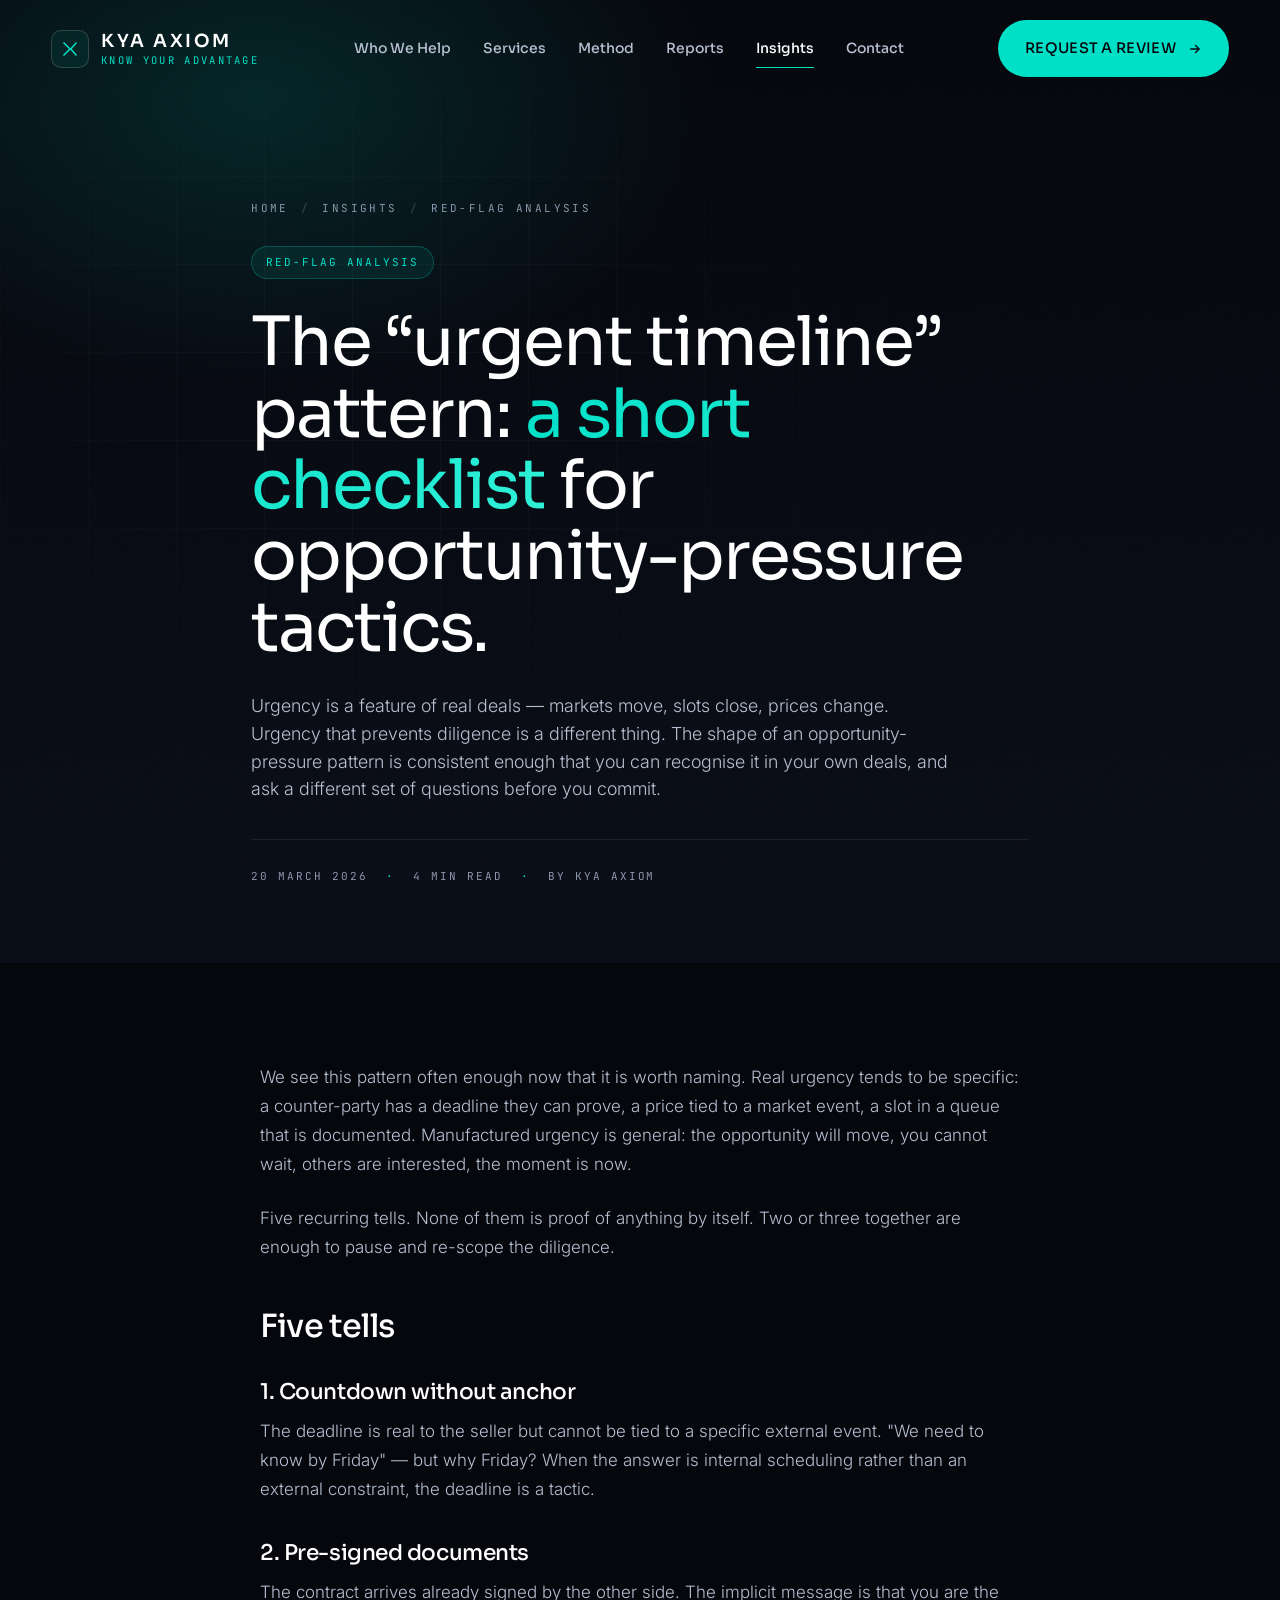
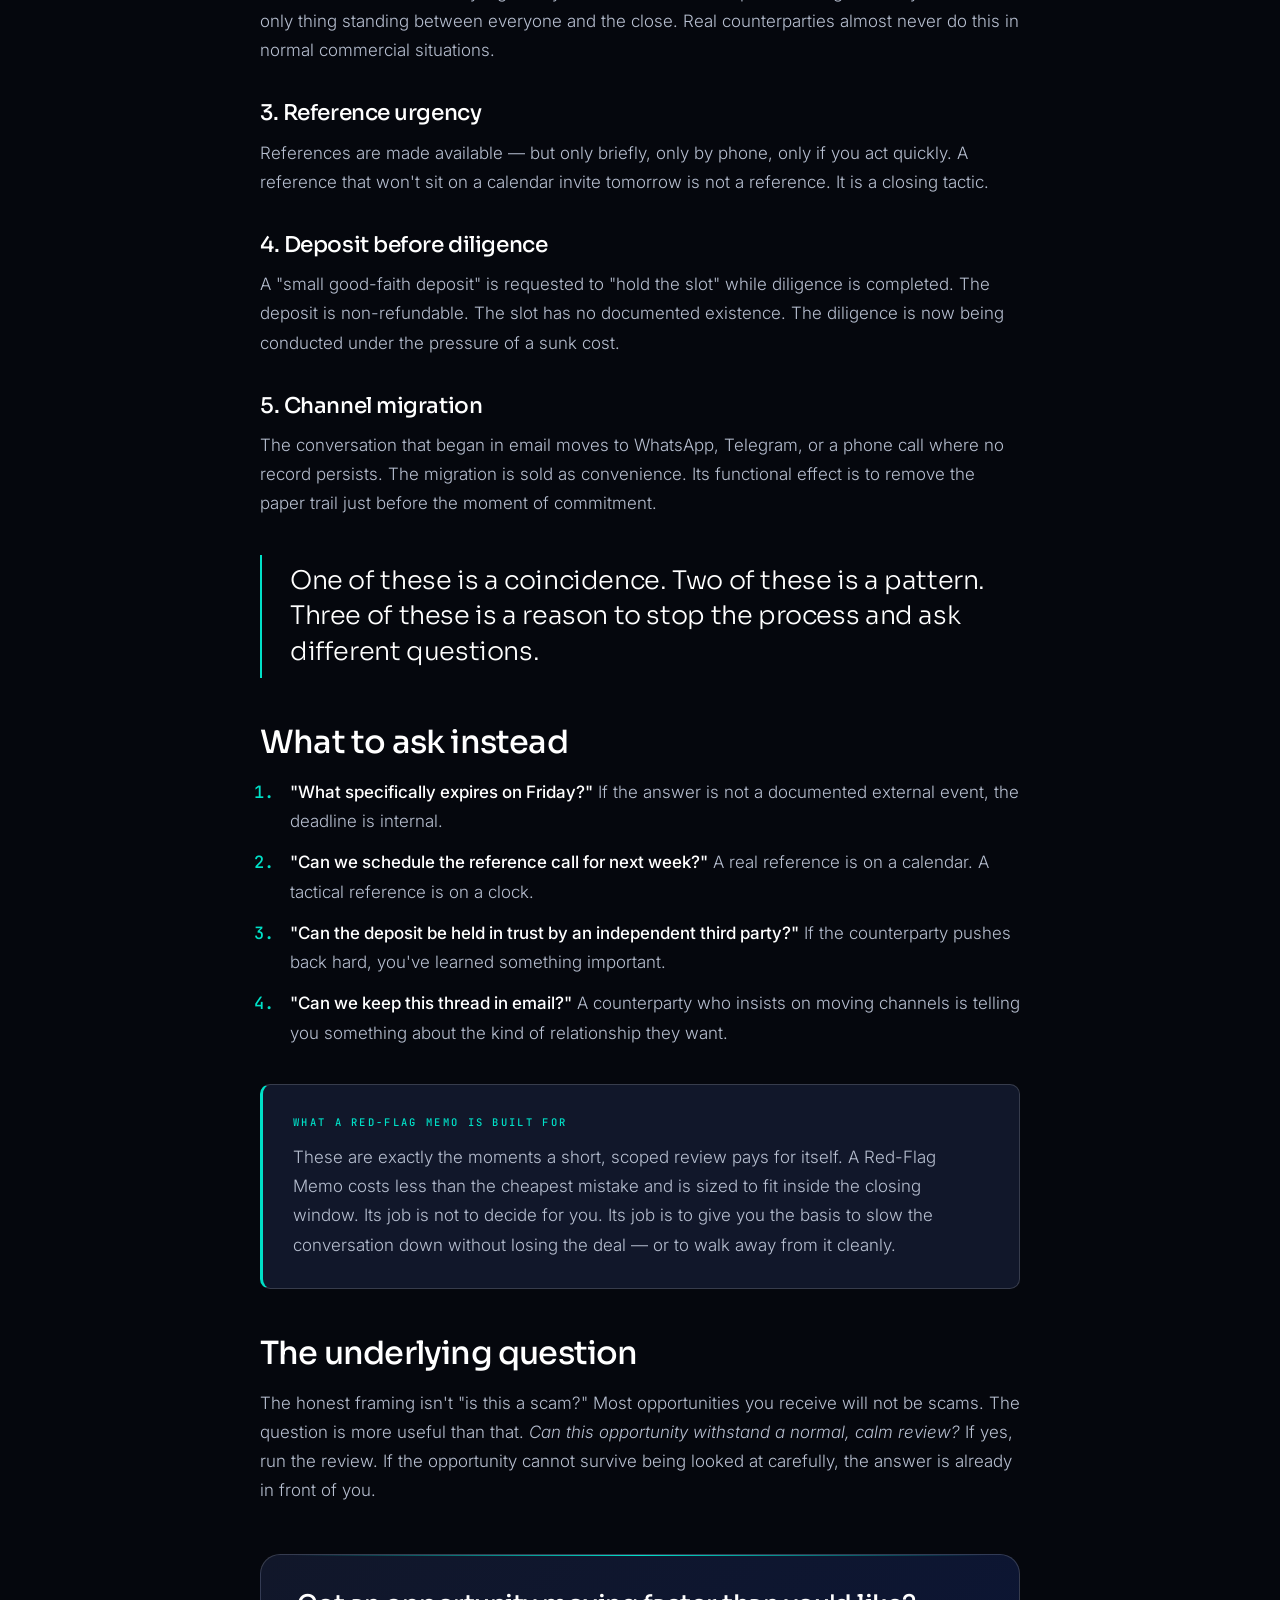
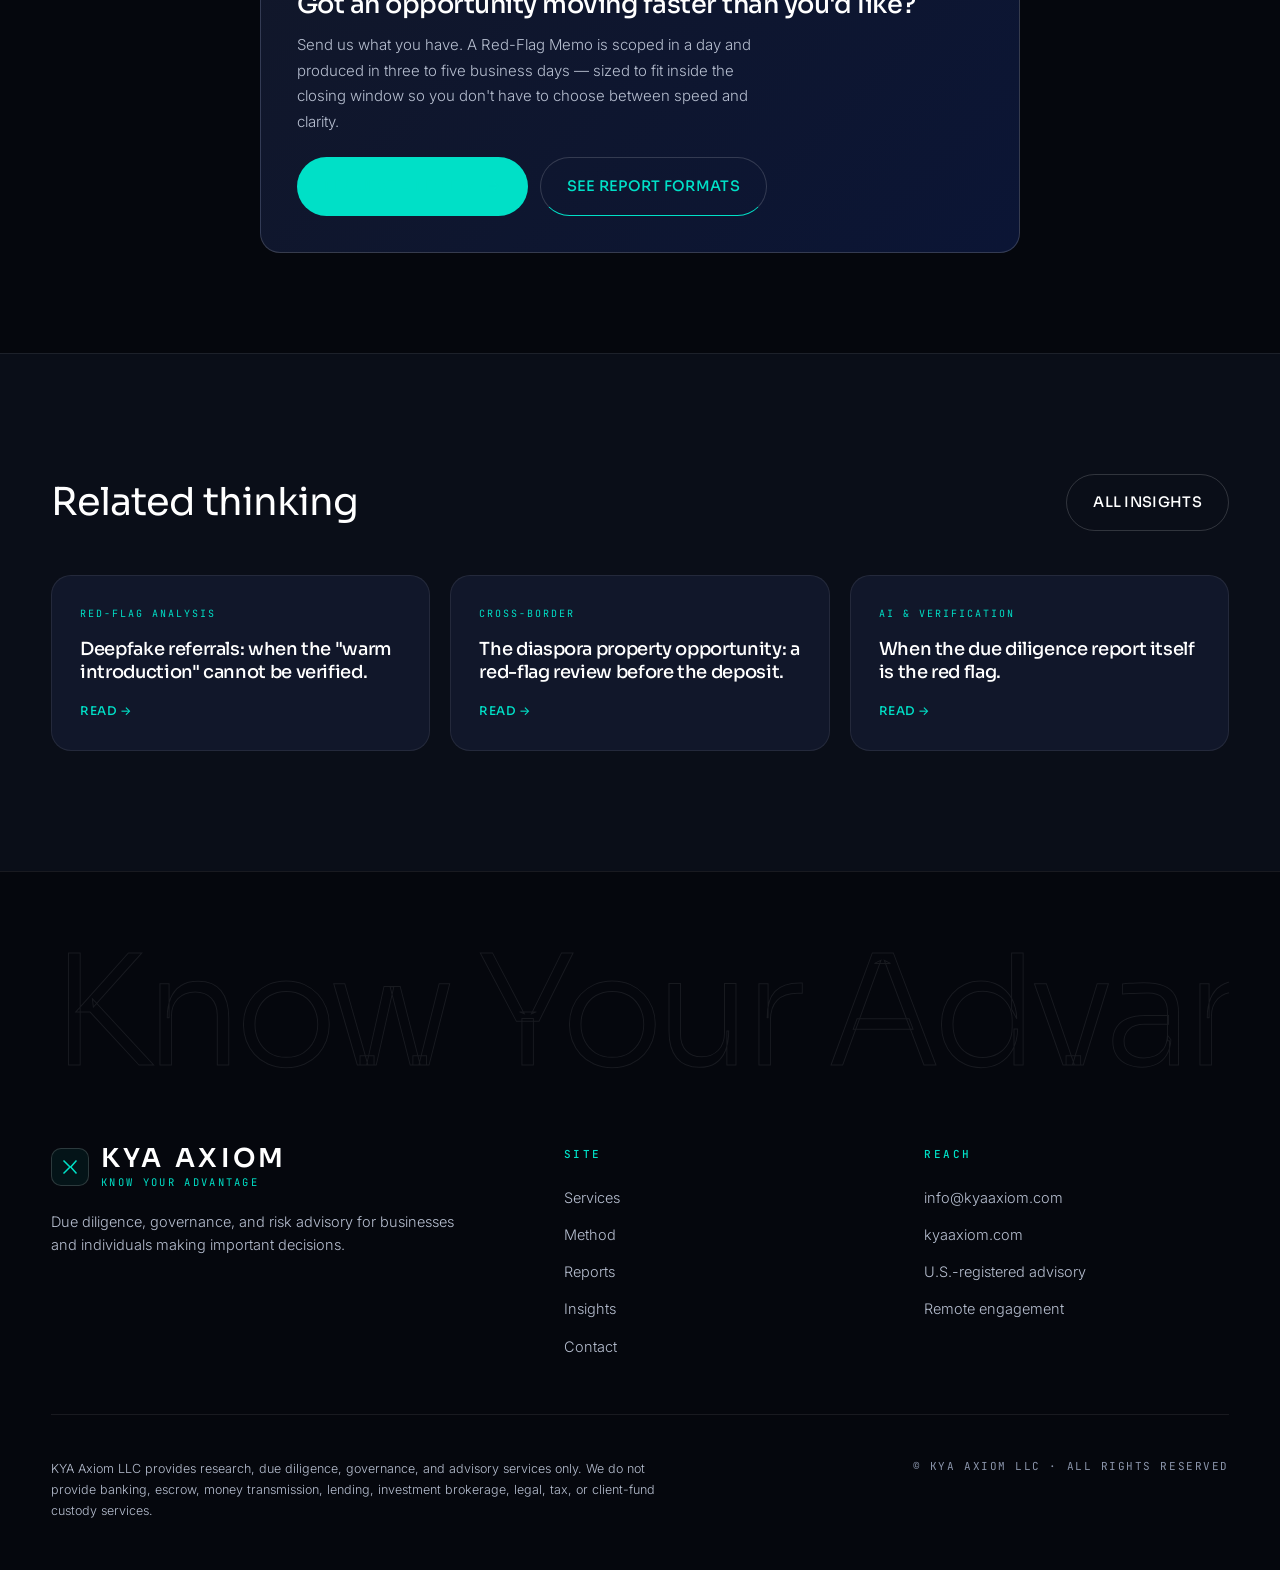
<file: urgent-timeline-pattern.html>
<!DOCTYPE html>
<html lang="en">
<head>
<meta charset="UTF-8" />
<meta name="viewport" content="width=device-width, initial-scale=1, viewport-fit=cover" />
<meta name="color-scheme" content="dark" />
<meta name="theme-color" content="#05070D" />
<title>The urgent timeline pattern — KYA Axiom</title>
<meta name="description" content="Five recurring tells when an opportunity is being structured to bypass diligence. None are proof, each is a reason to pause and ask different questions." />
<meta name="robots" content="index, follow, max-image-preview:large, max-snippet:-1" />
<link rel="canonical" href="https://kyaaxiom.com/urgent-timeline-pattern.html" />
<meta property="og:type" content="article" />
<meta property="og:title" content="The urgent timeline pattern: opportunity pressure" />
<meta property="og:description" content="Five recurring tells when an opportunity is being structured to bypass diligence. None are proof, each is a reason to pause and ask different questions." />
<link rel="icon" type="image/svg+xml" href="data:image/svg+xml;utf8,<svg xmlns='http://www.w3.org/2000/svg' viewBox='0 0 64 64'><rect width='64' height='64' rx='12' fill='%2305070D'/><path d='M14 16 L32 32 L14 48 M50 16 L34 32 L50 48' stroke='%2300E0C7' stroke-width='3' fill='none' stroke-linecap='square'/></svg>" />
<link rel="preconnect" href="https://fonts.googleapis.com" />
<link rel="preconnect" href="https://fonts.gstatic.com" crossorigin />
<link href="https://fonts.googleapis.com/css2?family=Sora:wght@200;300;400;500;600;700&family=Inter:wght@300;400;500;600;700&family=JetBrains+Mono:wght@400;500&display=swap" rel="stylesheet" />
<script type="application/ld+json">
{"@context":"https://schema.org","@type":"Article","headline":"The urgent timeline pattern: opportunity pressure","datePublished":"2026-03-20","author":{"@type":"Organization","name":"KYA Axiom LLC"},"publisher":{"@type":"Organization","name":"KYA Axiom LLC"}}
</script>
<style>
:root{--ink:#05070D;--ink-2:#0A0E18;--ink-3:#11172A;--navy:#0B1535;--line:rgba(255,255,255,0.08);--line-2:rgba(255,255,255,0.16);--paper:#F5F7FA;--mute:#8B95AB;--mute-2:#B7BFD0;--aqua:#00E0C7;--aqua-2:#2FF0D7;--aqua-glow:rgba(0,224,199,.35);--alert:#FF6B6B;--warn:#FFB547;--sans:"Sora","Inter",system-ui,sans-serif;--body:"Inter",system-ui,sans-serif;--mono:"JetBrains Mono",ui-monospace,Menlo,monospace;--radius:20px;--radius-sm:10px;--maxw:1320px;--gutter:clamp(20px,4vw,56px);--ease:cubic-bezier(.2,.7,.2,1);}
*,*::before,*::after{box-sizing:border-box}
html{scroll-behavior:smooth;-webkit-text-size-adjust:100%}
@media(prefers-reduced-motion:reduce){html{scroll-behavior:auto}*,*::before,*::after{animation-duration:.001ms!important;transition-duration:.001ms!important}}
body{margin:0;background:var(--ink);color:#fff;font-family:var(--body);font-weight:400;font-size:16px;line-height:1.6;-webkit-font-smoothing:antialiased;text-rendering:optimizeLegibility;overflow-x:hidden}
img,svg{display:block;max-width:100%}
a{color:inherit;text-decoration:none}
button{font:inherit;cursor:pointer;border:0;background:transparent;color:inherit}
:focus-visible{outline:2px solid var(--aqua);outline-offset:3px;border-radius:4px}
body::before{content:"";position:fixed;inset:0;pointer-events:none;z-index:1;opacity:.04;mix-blend-mode:overlay;background-image:url("data:image/svg+xml;utf8,<svg xmlns='http://www.w3.org/2000/svg' width='240' height='240'><filter id='n'><feTurbulence type='fractalNoise' baseFrequency='0.9' numOctaves='2' stitchTiles='stitch'/></filter><rect width='100%25' height='100%25' filter='url(%23n)'/></svg>")}
.container{width:100%;max-width:var(--maxw);margin:0 auto;padding:0 var(--gutter)}
.eyebrow{font-family:var(--mono);font-size:12px;letter-spacing:.22em;text-transform:uppercase;color:var(--aqua);display:inline-flex;align-items:center;gap:12px;margin-bottom:22px}
.eyebrow::before{content:"";width:28px;height:1px;background:var(--aqua);display:inline-block}
h1,h2,h3,h4{font-family:var(--sans);font-weight:500;letter-spacing:-.025em;line-height:1.06;margin:0}
.btn{display:inline-flex;align-items:center;gap:12px;padding:16px 26px;border-radius:999px;font-family:var(--sans);font-weight:500;font-size:14.5px;letter-spacing:.02em;text-transform:uppercase;transition:transform .25s var(--ease),background .25s var(--ease),color .25s var(--ease),border-color .25s var(--ease),box-shadow .25s var(--ease);border:1px solid transparent;white-space:nowrap;position:relative}
.btn:hover{transform:translateY(-2px)}
.btn--primary{background:var(--aqua);color:var(--ink)}
.btn--primary:hover{background:var(--aqua-2);box-shadow:0 12px 32px -8px var(--aqua-glow)}
.btn--ghost{border-color:var(--line-2);color:#fff}
.btn--ghost:hover{border-color:var(--aqua);color:var(--aqua)}
.btn .arrow{transition:transform .25s var(--ease)}
.btn:hover .arrow{transform:translateX(4px)}
.nav{position:fixed;top:0;left:0;right:0;z-index:100;padding:20px 0;transition:background .35s var(--ease),border-color .35s var(--ease),padding .35s var(--ease);border-bottom:1px solid transparent}
.nav.scrolled{background:rgba(5,7,13,.78);backdrop-filter:saturate(140%) blur(16px);-webkit-backdrop-filter:saturate(140%) blur(16px);border-bottom-color:var(--line);padding:14px 0}
.nav__inner{display:flex;align-items:center;justify-content:space-between;gap:24px}
.brand{display:flex;align-items:center;gap:12px;z-index:110}
.brand__mark{width:38px;height:38px;border:1px solid var(--line-2);border-radius:10px;display:grid;place-items:center;background:rgba(0,224,199,.06)}
.brand__mark svg{width:18px;height:18px}
.brand__text{display:flex;flex-direction:column;line-height:1}
.brand__name{font-family:var(--sans);font-size:18px;letter-spacing:.14em;font-weight:600}
.brand__sub{font-family:var(--mono);font-size:10.5px;letter-spacing:.22em;color:var(--aqua);text-transform:uppercase;margin-top:5px}
.nav__links{display:flex;align-items:center;gap:32px}
.nav__links a{font-family:var(--sans);font-size:14px;font-weight:500;color:var(--mute-2);transition:color .2s var(--ease);position:relative}
.nav__links a:hover,.nav__links a.is-active{color:#fff}
.nav__links a::after{content:"";position:absolute;left:0;right:0;bottom:-8px;height:1px;background:var(--aqua);transform:scaleX(0);transform-origin:left;transition:transform .3s var(--ease)}
.nav__links a:hover::after,.nav__links a.is-active::after{transform:scaleX(1)}
.nav__cta{display:inline-flex}
.nav__burger{display:none;width:44px;height:44px;border-radius:999px;border:1px solid var(--line-2);align-items:center;justify-content:center;z-index:110}
.nav__burger span{position:relative;width:16px;height:1px;background:#fff;display:block}
.nav__burger span::before,.nav__burger span::after{content:"";position:absolute;left:0;width:16px;height:1px;background:#fff;transition:transform .3s var(--ease),top .3s var(--ease)}
.nav__burger span::before{top:-5px}
.nav__burger span::after{top:5px}
.nav.open .nav__burger span{background:transparent}
.nav.open .nav__burger span::before{top:0;transform:rotate(45deg)}
.nav.open .nav__burger span::after{top:0;transform:rotate(-45deg)}
.drawer{position:fixed;inset:0;background:var(--ink);z-index:105;display:flex;flex-direction:column;padding:110px var(--gutter) 40px;transform:translateY(-100%);transition:transform .45s var(--ease);visibility:hidden}
.nav.open + .drawer{transform:translateY(0);visibility:visible}
.drawer a{font-family:var(--sans);font-size:32px;padding:16px 0;border-bottom:1px solid var(--line);font-weight:400;letter-spacing:-.02em}
.drawer a:last-of-type{border-bottom:0}
.drawer .btn{margin-top:28px;align-self:flex-start}
.drawer__meta{margin-top:auto;font-family:var(--mono);font-size:11px;letter-spacing:.2em;color:var(--aqua);text-transform:uppercase}

/* article hero */
.art-hero{position:relative;padding:clamp(140px,16vw,200px) 0 clamp(50px,6vw,80px);overflow:hidden;background:radial-gradient(60% 50% at 20% 10%,rgba(0,224,199,.14) 0%,transparent 60%),linear-gradient(180deg,var(--ink) 0%,var(--ink-2) 100%)}
.art-hero__grid{position:absolute;inset:0;pointer-events:none;background-image:linear-gradient(to right,var(--line) 1px,transparent 1px),linear-gradient(to bottom,var(--line) 1px,transparent 1px);background-size:88px 88px;mask-image:radial-gradient(60% 60% at 30% 40%,black,transparent 80%);-webkit-mask-image:radial-gradient(60% 60% at 30% 40%,black,transparent 80%);opacity:.45}
.art-hero__inner{position:relative;max-width:880px}
.crumbs{display:flex;align-items:center;gap:12px;margin-bottom:28px;font-family:var(--mono);font-size:11px;letter-spacing:.22em;text-transform:uppercase;color:var(--mute)}
.crumbs a{color:var(--mute);transition:color .2s var(--ease)}
.crumbs a:hover{color:var(--aqua)}
.crumbs .sep{color:rgba(255,255,255,.2)}
.art-hero__badge{display:inline-flex;align-items:center;gap:8px;padding:7px 14px;border-radius:999px;background:rgba(0,224,199,.08);border:1px solid rgba(0,224,199,.25);font-family:var(--mono);font-size:11px;letter-spacing:.18em;text-transform:uppercase;color:var(--aqua);margin-bottom:28px}
.art-hero h1{font-size:clamp(36px,5.5vw,68px);font-weight:400;letter-spacing:-.03em;line-height:1.05;margin-bottom:28px}
.art-hero h1 .accent{background:linear-gradient(120deg,var(--aqua) 0%,var(--aqua-2) 100%);-webkit-background-clip:text;background-clip:text;-webkit-text-fill-color:transparent}
.art-hero__lead{font-size:clamp(17px,1.4vw,20px);line-height:1.55;color:var(--mute-2);max-width:64ch;font-weight:300;margin:0}
.art-hero__meta{display:flex;align-items:center;gap:18px;flex-wrap:wrap;margin-top:36px;padding-top:28px;border-top:1px solid var(--line);font-family:var(--mono);font-size:11px;letter-spacing:.18em;text-transform:uppercase;color:var(--mute)}
.art-hero__meta .dot{color:var(--aqua)}

/* prose */
.art-body{padding:clamp(60px,8vw,100px) 0 clamp(60px,8vw,100px);background:var(--ink)}
.art-prose{max-width:760px;margin:0 auto;font-size:17px;line-height:1.72;color:var(--mute-2);font-weight:300}
.art-prose p{margin:0 0 24px}
.art-prose h2{font-size:clamp(24px,2.6vw,32px);color:#fff;margin:48px 0 18px;font-weight:500;letter-spacing:-.025em}
.art-prose h3{font-size:clamp(19px,1.7vw,22px);color:#fff;margin:36px 0 14px;font-weight:500;letter-spacing:-.02em}
.art-prose strong{color:#fff;font-weight:500}
.art-prose ul,.art-prose ol{padding-left:24px;margin:0 0 24px}
.art-prose li{margin-bottom:12px;padding-left:6px}
.art-prose ul li::marker{color:var(--aqua)}
.art-prose ol li::marker{color:var(--aqua);font-family:var(--mono);font-weight:500}
.art-prose a{color:var(--aqua);border-bottom:1px solid var(--aqua);transition:opacity .2s var(--ease)}
.art-prose a:hover{opacity:.7}
.art-prose blockquote{margin:36px 0;padding:8px 0 8px 28px;border-left:2px solid var(--aqua);font-family:var(--sans);font-weight:300;font-size:clamp(20px,2vw,26px);color:#fff;letter-spacing:-.015em;line-height:1.4}
.callout{margin:36px 0;padding:28px 30px;background:var(--ink-3);border:1px solid var(--line-2);border-left:3px solid var(--aqua);border-radius:var(--radius-sm)}
.callout strong{display:block;font-family:var(--mono);font-size:10.5px;font-weight:500;letter-spacing:.22em;text-transform:uppercase;color:var(--aqua);margin-bottom:12px}
.callout p:last-child{margin-bottom:0}
.callout--alert{border-left-color:var(--warn)}
.callout--alert strong{color:var(--warn)}

/* inline cta */
.art-cta{margin:48px 0 0;padding:36px 36px;background:linear-gradient(135deg,var(--ink-3) 0%,var(--navy) 100%);border:1px solid var(--line-2);border-radius:var(--radius);text-align:left;position:relative;overflow:hidden}
.art-cta::before{content:"";position:absolute;top:0;left:32px;right:32px;height:1px;background:linear-gradient(90deg,transparent,var(--aqua),transparent)}
.art-cta h3{font-size:clamp(22px,2vw,28px);color:#fff;margin:0 0 14px;letter-spacing:-.02em}
.art-cta p{color:var(--mute-2);margin:0 0 22px;font-size:15px;font-weight:300;max-width:54ch}
.art-cta__row{display:flex;gap:12px;flex-wrap:wrap}

/* related */
.related{background:var(--ink-2);padding:clamp(80px,10vw,120px) 0;border-top:1px solid var(--line)}
.related__head{display:flex;align-items:center;justify-content:space-between;gap:20px;margin-bottom:44px;flex-wrap:wrap}
.related h2{font-size:clamp(28px,3vw,40px);color:#fff;letter-spacing:-.025em;font-weight:400}
.related__grid{display:grid;grid-template-columns:repeat(3,1fr);gap:20px}
.rel-card{position:relative;background:var(--ink-3);border:1px solid var(--line);border-radius:var(--radius);padding:30px 28px;transition:transform .35s var(--ease),border-color .35s var(--ease),box-shadow .35s var(--ease);display:flex;flex-direction:column;gap:16px}
.rel-card:hover{transform:translateY(-4px);border-color:rgba(0,224,199,.3);box-shadow:0 20px 50px -20px rgba(0,224,199,.18)}
.rel-card__badge{font-family:var(--mono);font-size:10px;letter-spacing:.2em;text-transform:uppercase;color:var(--aqua)}
.rel-card__title{font-family:var(--sans);font-size:18px;line-height:1.3;font-weight:500;letter-spacing:-.02em;color:#fff;margin:0}
.rel-card__title a{color:inherit}
.rel-card__title a::after{content:"";position:absolute;inset:0;z-index:1;border-radius:var(--radius)}
.rel-card__more{font-family:var(--sans);font-size:12px;font-weight:500;letter-spacing:.04em;text-transform:uppercase;color:var(--aqua);margin-top:auto;display:inline-flex;align-items:center;gap:8px}

/* footer */
.footer{background:var(--ink);border-top:1px solid var(--line);padding:72px 0 36px;position:relative;overflow:hidden}
.footer__bigtype{font-family:var(--sans);font-size:clamp(60px,12vw,180px);line-height:.9;font-weight:300;letter-spacing:-.05em;color:transparent;-webkit-text-stroke:1px rgba(255,255,255,.08);margin-bottom:64px;white-space:nowrap;overflow:hidden}
.footer__top{display:grid;grid-template-columns:1.5fr 1fr 1fr;gap:56px;padding-bottom:56px;border-bottom:1px solid var(--line)}
.footer__brand .brand__name{font-size:26px}
.footer__brand p{color:var(--mute-2);margin-top:22px;max-width:48ch;font-size:14.5px;font-weight:300}
.footer__col h5{font-family:var(--mono);font-size:11px;letter-spacing:.22em;text-transform:uppercase;color:var(--aqua);margin:0 0 22px;font-weight:500}
.footer__col ul{list-style:none;padding:0;margin:0;display:flex;flex-direction:column;gap:14px}
.footer__col a,.footer__col li{color:var(--mute-2);font-size:14.5px;transition:color .2s var(--ease);font-weight:300}
.footer__col a:hover{color:var(--aqua)}
.footer__bottom{display:flex;justify-content:space-between;gap:24px;padding-top:32px;flex-wrap:wrap}
.footer__legal{font-size:12.5px;color:var(--mute-2);max-width:80ch;line-height:1.65;font-weight:300}
.footer__copy{font-family:var(--mono);font-size:11px;letter-spacing:.14em;color:var(--mute);text-transform:uppercase;white-space:nowrap}

@media(max-width:1024px){.related__grid{grid-template-columns:1fr 1fr}.footer__top{grid-template-columns:1fr 1fr}.footer__brand{grid-column:1 / -1}}
@media(max-width:720px){.nav__links,.nav__cta{display:none}.nav__burger{display:inline-flex}.related__grid{grid-template-columns:1fr}.footer__top{grid-template-columns:1fr;gap:36px}.footer__bigtype{font-size:80px;margin-bottom:40px}.art-cta{padding:28px 22px}.art-prose blockquote{padding-left:22px;margin:28px 0}.callout{padding:24px 22px;margin:28px 0}}
.skip{position:absolute;left:-9999px;top:8px;background:var(--aqua);color:var(--ink);padding:8px 14px;border-radius:var(--radius-sm);z-index:1000;font-size:13px;font-weight:500}
.skip:focus{left:12px}
</style>
</head>
<body>

<a href="#main" class="skip">Skip to content</a>

<header class="nav" id="nav">
  <div class="container nav__inner">
    <a href="index.html" class="brand" aria-label="KYA Axiom home">
      <span class="brand__mark" aria-hidden="true"><svg viewBox="0 0 24 24" fill="none" stroke="#00E0C7" stroke-width="2" stroke-linecap="square"><path d="M4 4 L12 12 L4 20 M20 4 L13 12 L20 20"/></svg></span>
      <span class="brand__text"><span class="brand__name">KYA AXIOM</span><span class="brand__sub">Know Your Advantage</span></span>
    </a>
    <nav class="nav__links" aria-label="Primary">
      <a href="index.html#who">Who We Help</a>
      <a href="index.html#services">Services</a>
      <a href="index.html#method">Method</a>
      <a href="index.html#reports">Reports</a>
      <a href="insights.html" class="is-active">Insights</a>
      <a href="index.html#contact">Contact</a>
    </nav>
    <a href="index.html#contact" class="btn btn--primary nav__cta">Request a Review<svg class="arrow" width="14" height="14" viewBox="0 0 24 24" fill="none" stroke="currentColor" stroke-width="2.2" stroke-linecap="square"><path d="M5 12h14M13 6l6 6-6 6"/></svg></a>
    <button class="nav__burger" id="burger" aria-label="Open menu" aria-expanded="false" aria-controls="drawer"><span></span></button>
  </div>
</header>

<div class="drawer" id="drawer" aria-hidden="true">
  <a href="index.html#who">Who We Help</a>
  <a href="index.html#services">Services</a>
  <a href="index.html#method">Method</a>
  <a href="index.html#reports">Reports</a>
  <a href="insights.html">Insights</a>
  <a href="index.html#contact">Contact</a>
  <a href="index.html#contact" class="btn btn--primary">Request a Review</a>
  <div class="drawer__meta">info@kyaaxiom.com</div>
</div>

<main id="main">

  <article>
    <section class="art-hero">
      <div class="art-hero__grid" aria-hidden="true"></div>
      <div class="container art-hero__inner">
        <nav class="crumbs" aria-label="Breadcrumb">
          <a href="index.html">Home</a><span class="sep">/</span>
          <a href="insights.html">Insights</a><span class="sep">/</span>
          <span>Red-Flag Analysis</span>
        </nav>
        <span class="art-hero__badge">Red-Flag Analysis</span>
        <h1>The “urgent timeline” pattern: <span class="accent">a short checklist</span> for opportunity-pressure tactics.</h1>
        <p class="art-hero__lead">Urgency is a feature of real deals — markets move, slots close, prices change. Urgency that prevents diligence is a different thing. The shape of an opportunity-pressure pattern is consistent enough that you can recognise it in your own deals, and ask a different set of questions before you commit.</p>
        <div class="art-hero__meta">
          <span>20 March 2026</span><span class="dot">·</span><span>4 min read</span><span class="dot">·</span><span>By KYA Axiom</span>
        </div>
      </div>
    </section>

    <section class="art-body">
      <div class="container">
        <div class="art-prose">

<p>We see this pattern often enough now that it is worth naming. Real urgency tends to be specific: a counter-party has a deadline they can prove, a price tied to a market event, a slot in a queue that is documented. Manufactured urgency is general: the opportunity will move, you cannot wait, others are interested, the moment is now.</p>

<p>Five recurring tells. None of them is proof of anything by itself. Two or three together are enough to pause and re-scope the diligence.</p>

<h2>Five tells</h2>

<h3>1. Countdown without anchor</h3>

<p>The deadline is real to the seller but cannot be tied to a specific external event. "We need to know by Friday" — but why Friday? When the answer is internal scheduling rather than an external constraint, the deadline is a tactic.</p>

<h3>2. Pre-signed documents</h3>

<p>The contract arrives already signed by the other side. The implicit message is that you are the only thing standing between everyone and the close. Real counterparties almost never do this in normal commercial situations.</p>

<h3>3. Reference urgency</h3>

<p>References are made available — but only briefly, only by phone, only if you act quickly. A reference that won't sit on a calendar invite tomorrow is not a reference. It is a closing tactic.</p>

<h3>4. Deposit before diligence</h3>

<p>A "small good-faith deposit" is requested to "hold the slot" while diligence is completed. The deposit is non-refundable. The slot has no documented existence. The diligence is now being conducted under the pressure of a sunk cost.</p>

<h3>5. Channel migration</h3>

<p>The conversation that began in email moves to WhatsApp, Telegram, or a phone call where no record persists. The migration is sold as convenience. Its functional effect is to remove the paper trail just before the moment of commitment.</p>

<blockquote>One of these is a coincidence. Two of these is a pattern. Three of these is a reason to stop the process and ask different questions.</blockquote>

<h2>What to ask instead</h2>

<ol>
<li><strong>"What specifically expires on Friday?"</strong> If the answer is not a documented external event, the deadline is internal.</li>
<li><strong>"Can we schedule the reference call for next week?"</strong> A real reference is on a calendar. A tactical reference is on a clock.</li>
<li><strong>"Can the deposit be held in trust by an independent third party?"</strong> If the counterparty pushes back hard, you've learned something important.</li>
<li><strong>"Can we keep this thread in email?"</strong> A counterparty who insists on moving channels is telling you something about the kind of relationship they want.</li>
</ol>

<div class="callout">
<strong>What a Red-Flag Memo is built for</strong>
<p>These are exactly the moments a short, scoped review pays for itself. A Red-Flag Memo costs less than the cheapest mistake and is sized to fit inside the closing window. Its job is not to decide for you. Its job is to give you the basis to slow the conversation down without losing the deal — or to walk away from it cleanly.</p>
</div>

<h2>The underlying question</h2>

<p>The honest framing isn't "is this a scam?" Most opportunities you receive will not be scams. The question is more useful than that. <em>Can this opportunity withstand a normal, calm review?</em> If yes, run the review. If the opportunity cannot survive being looked at carefully, the answer is already in front of you.</p>

<div class="art-cta">
<h3>Got an opportunity moving faster than you'd like?</h3>
<p>Send us what you have. A Red-Flag Memo is scoped in a day and produced in three to five business days — sized to fit inside the closing window so you don't have to choose between speed and clarity.</p>
<div class="art-cta__row">
<a href="index.html#contact" class="btn btn--primary">Request a Review<svg class="arrow" width="14" height="14" viewBox="0 0 24 24" fill="none" stroke="currentColor" stroke-width="2.2" stroke-linecap="square"><path d="M5 12h14M13 6l6 6-6 6"/></svg></a>
<a href="index.html#reports" class="btn btn--ghost">See report formats</a>
</div>
</div>

        </div>
      </div>
    </section>

    <section class="related">
      <div class="container">
        <div class="related__head">
          <h2>Related thinking</h2>
          <a href="insights.html" class="btn btn--ghost">All insights</a>
        </div>
        <div class="related__grid">
          <div class="rel-card">
            <span class="rel-card__badge">Red-Flag Analysis</span>
            <h3 class="rel-card__title"><a href="deepfake-referrals.html">Deepfake referrals: when the "warm introduction" cannot be verified.</a></h3>
            <span class="rel-card__more">Read →</span>
          </div>
          <div class="rel-card">
            <span class="rel-card__badge">Cross-Border</span>
            <h3 class="rel-card__title"><a href="diaspora-property-review.html">The diaspora property opportunity: a red-flag review before the deposit.</a></h3>
            <span class="rel-card__more">Read →</span>
          </div>
          <div class="rel-card">
            <span class="rel-card__badge">AI &amp; Verification</span>
            <h3 class="rel-card__title"><a href="ai-generated-dd-reports.html">When the due diligence report itself is the red flag.</a></h3>
            <span class="rel-card__more">Read →</span>
          </div>
        </div>
      </div>
    </section>
  </article>

</main>

<footer class="footer">
  <div class="container">
    <div class="footer__bigtype" aria-hidden="true">Know Your Advantage</div>
    <div class="footer__top">
      <div class="footer__brand">
        <div class="brand">
          <span class="brand__mark" aria-hidden="true"><svg viewBox="0 0 24 24" fill="none" stroke="#00E0C7" stroke-width="2" stroke-linecap="square"><path d="M4 4 L12 12 L4 20 M20 4 L13 12 L20 20"/></svg></span>
          <span class="brand__text"><span class="brand__name">KYA AXIOM</span><span class="brand__sub">Know Your Advantage</span></span>
        </div>
        <p>Due diligence, governance, and risk advisory for businesses and individuals making important decisions.</p>
      </div>
      <div class="footer__col"><h5>Site</h5><ul>
        <li><a href="index.html#services">Services</a></li>
        <li><a href="index.html#method">Method</a></li>
        <li><a href="index.html#reports">Reports</a></li>
        <li><a href="insights.html">Insights</a></li>
        <li><a href="index.html#contact">Contact</a></li>
      </ul></div>
      <div class="footer__col"><h5>Reach</h5><ul>
        <li><a href="mailto:info@kyaaxiom.com">info@kyaaxiom.com</a></li>
        <li>kyaaxiom.com</li>
        <li>U.S.-registered advisory</li>
        <li>Remote engagement</li>
      </ul></div>
    </div>
    <div class="footer__bottom">
      <p class="footer__legal">KYA Axiom LLC provides research, due diligence, governance, and advisory services only. We do not provide banking, escrow, money transmission, lending, investment brokerage, legal, tax, or client-fund custody services.</p>
      <p class="footer__copy">© KYA Axiom LLC · All rights reserved</p>
    </div>
  </div>
</footer>

<script>
(function(){
  var nav=document.getElementById('nav');
  function s(){nav.classList.toggle('scrolled',(window.scrollY||0)>24)}
  window.addEventListener('scroll',s,{passive:true});s();
  var b=document.getElementById('burger'),d=document.getElementById('drawer');
  function o(open){nav.classList.toggle('open',open);b.setAttribute('aria-expanded',open?'true':'false');d.setAttribute('aria-hidden',open?'false':'true');document.body.style.overflow=open?'hidden':''}
  b.addEventListener('click',function(){o(!nav.classList.contains('open'))});
  d.querySelectorAll('a').forEach(function(a){a.addEventListener('click',function(){o(false)})});
  document.addEventListener('keydown',function(e){if(e.key==='Escape'&&nav.classList.contains('open'))o(false)});
})();
</script>
</body>
</html>
</file>
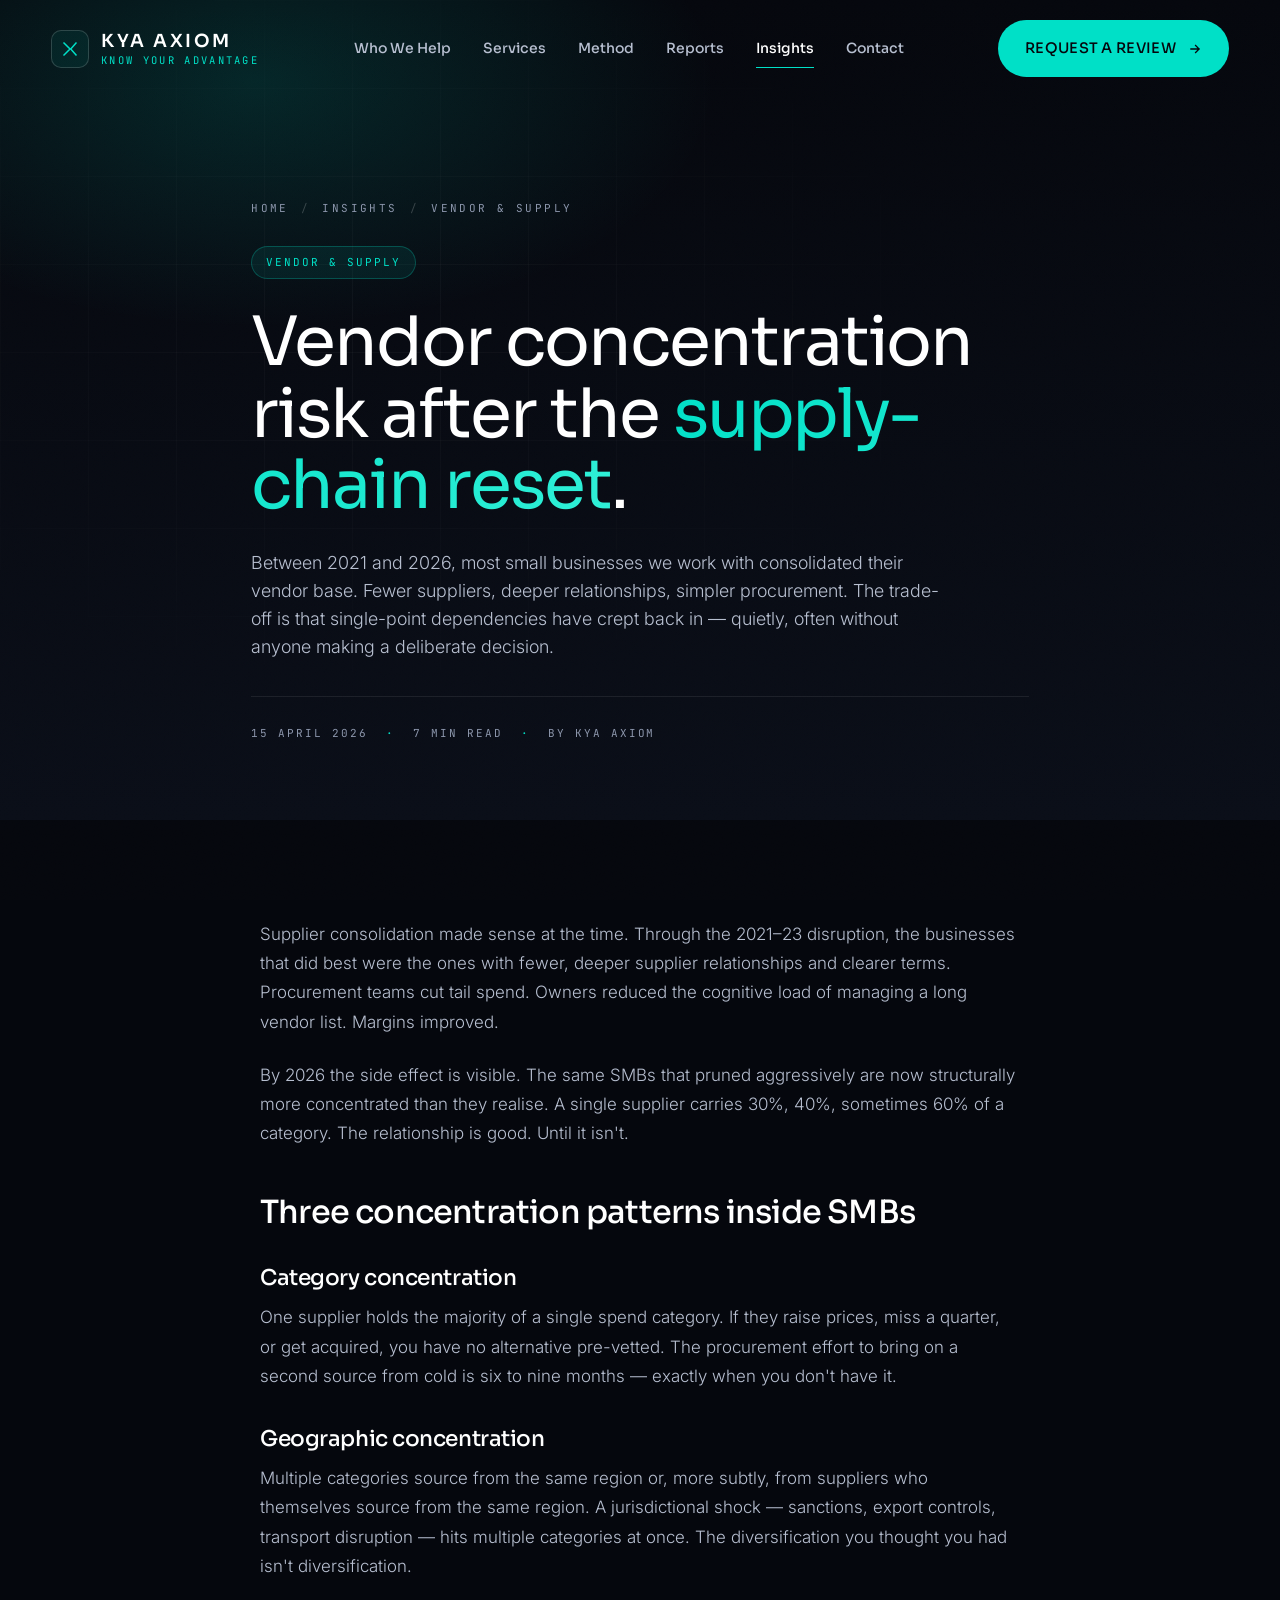
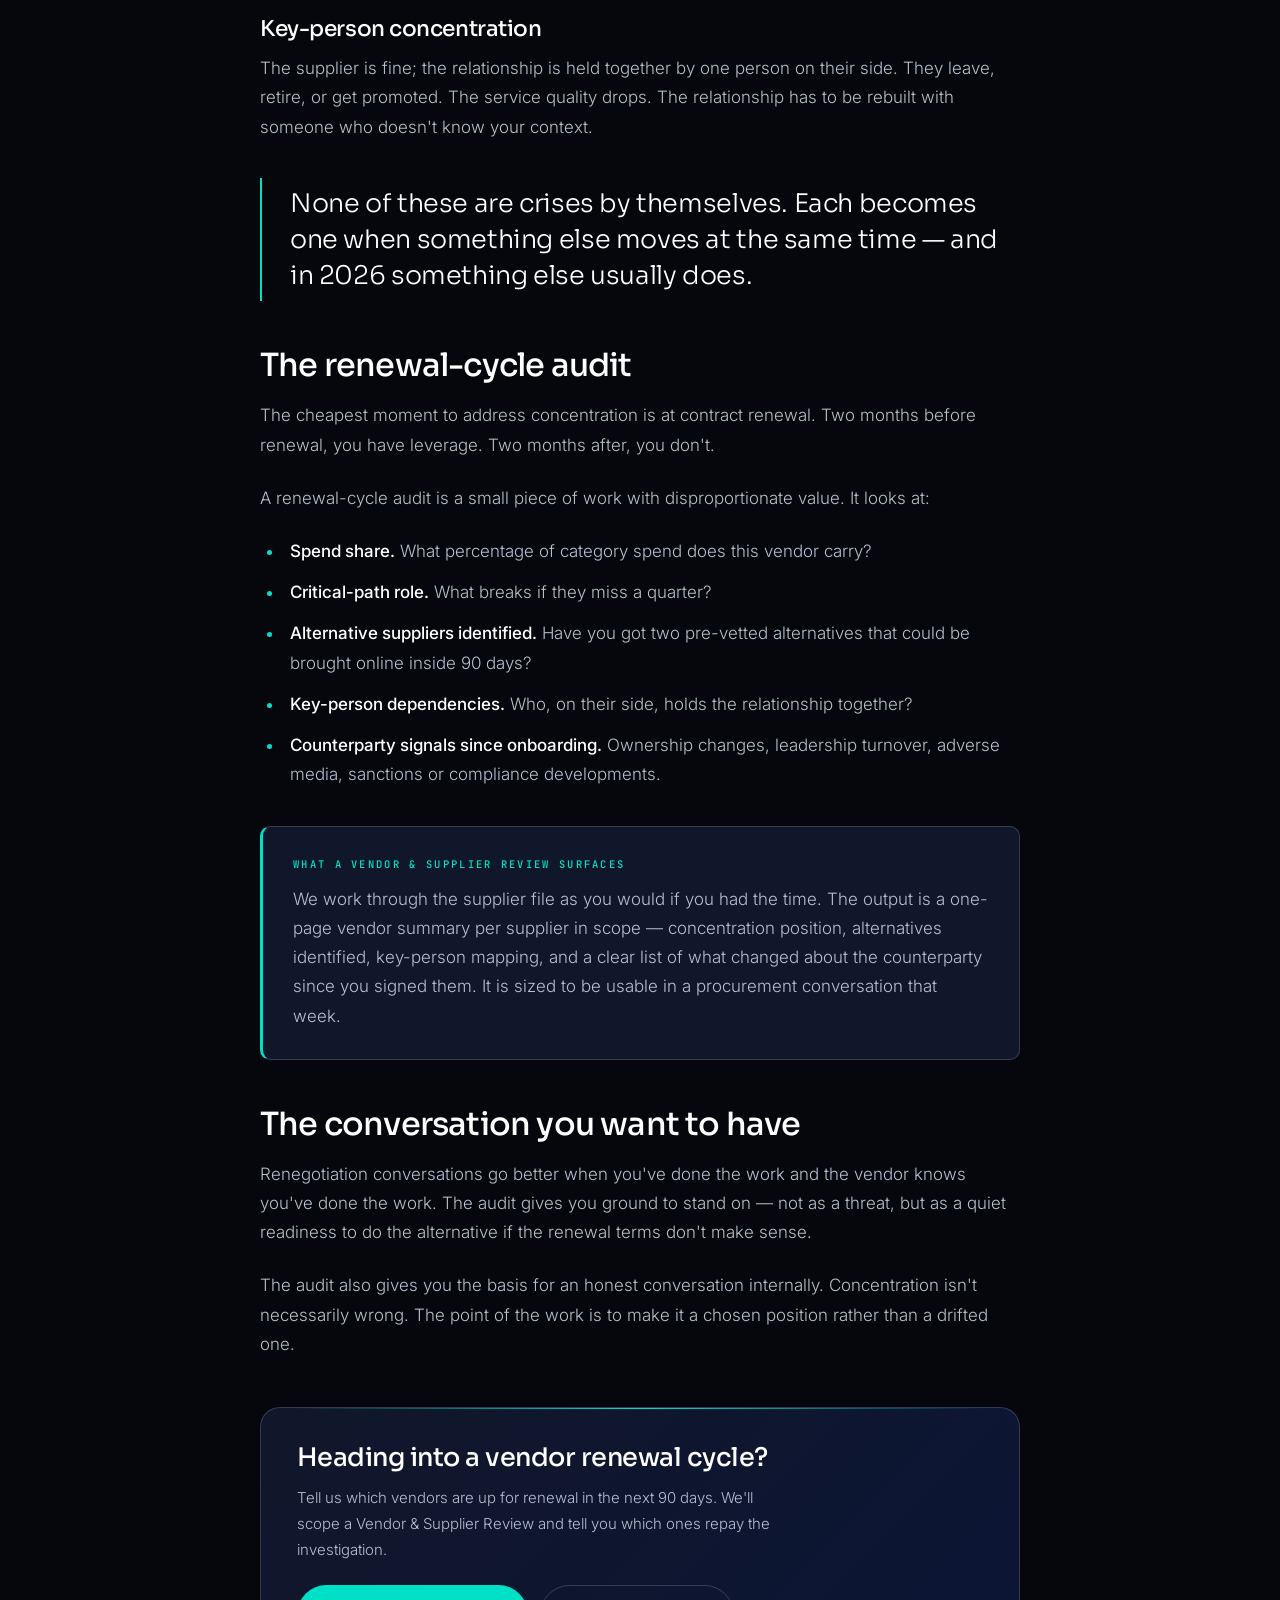
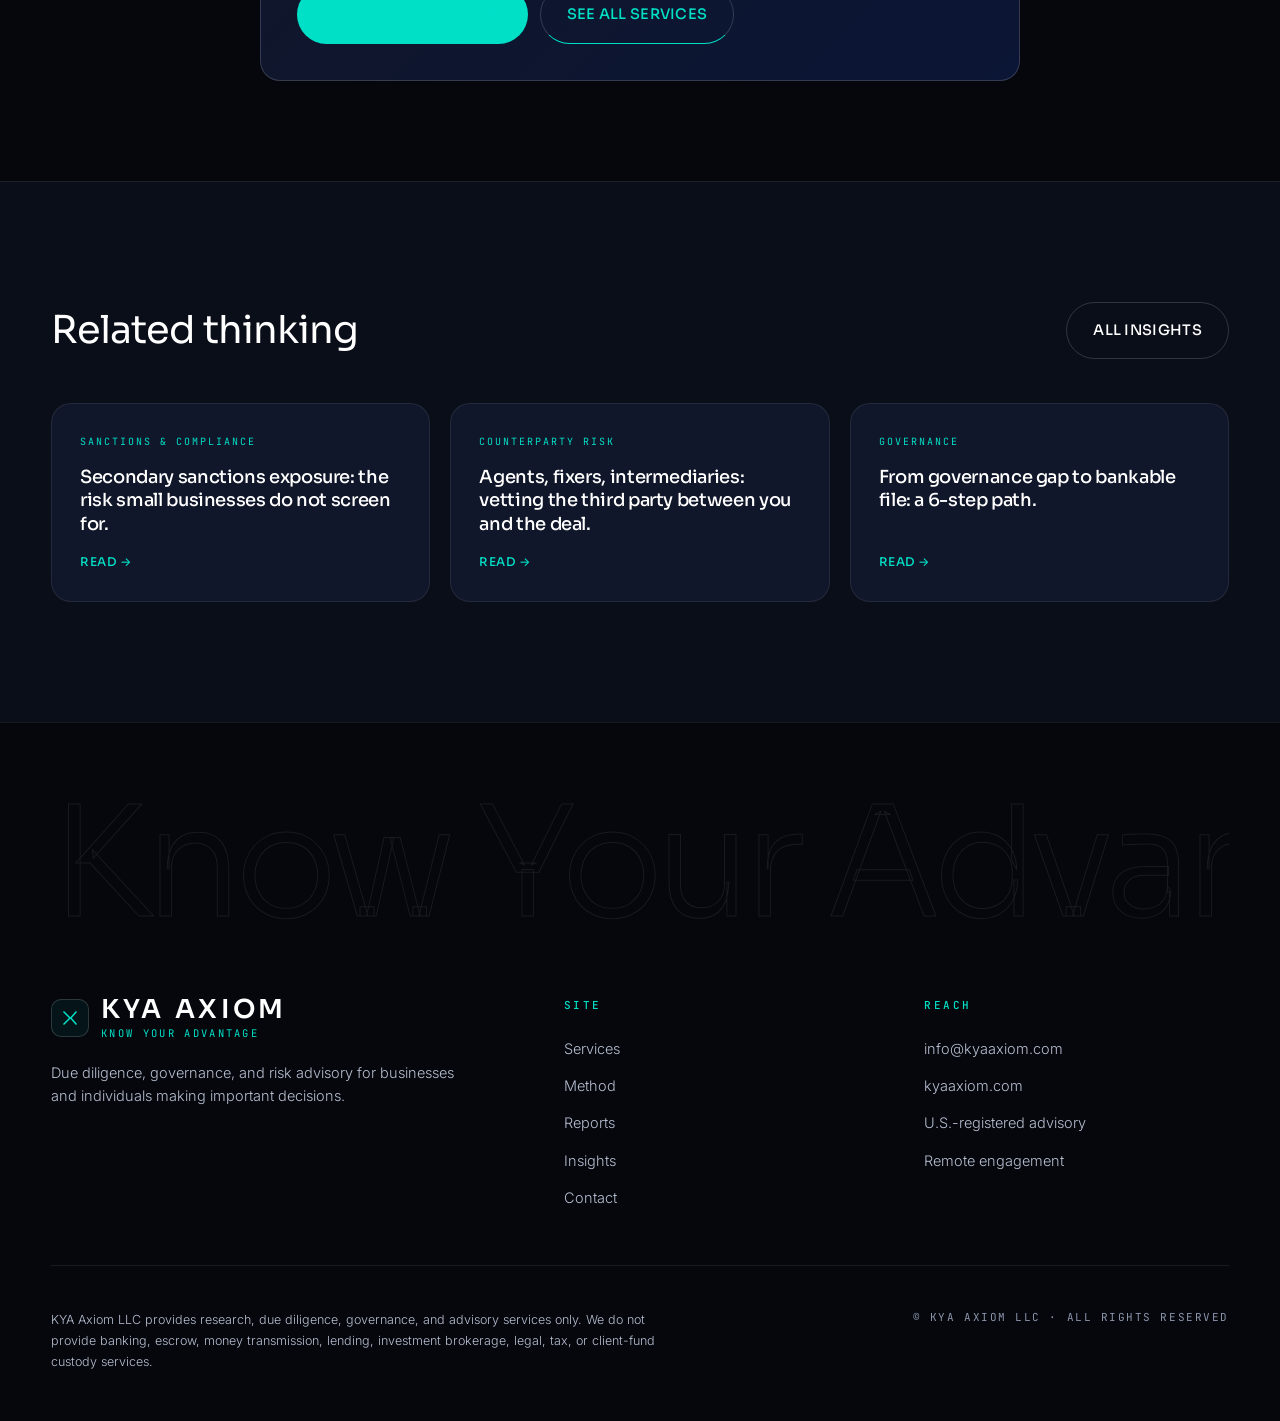
<file: vendor-concentration-risk.html>
<!DOCTYPE html>
<html lang="en">
<head>
<meta charset="UTF-8" />
<meta name="viewport" content="width=device-width, initial-scale=1, viewport-fit=cover" />
<meta name="color-scheme" content="dark" />
<meta name="theme-color" content="#05070D" />
<title>Vendor concentration risk after the supply-chain reset — KYA Axiom</title>
<meta name="description" content="Post-pandemic supplier consolidation has quietly created single-point dependencies inside many SMBs. What a concentration audit looks like." />
<meta name="robots" content="index, follow, max-image-preview:large, max-snippet:-1" />
<link rel="canonical" href="https://kyaaxiom.com/vendor-concentration-risk.html" />
<meta property="og:type" content="article" />
<meta property="og:title" content="Vendor concentration risk after the supply-chain reset" />
<meta property="og:description" content="Post-pandemic supplier consolidation has quietly created single-point dependencies inside many SMBs. What a concentration audit looks like." />
<link rel="icon" type="image/svg+xml" href="data:image/svg+xml;utf8,<svg xmlns='http://www.w3.org/2000/svg' viewBox='0 0 64 64'><rect width='64' height='64' rx='12' fill='%2305070D'/><path d='M14 16 L32 32 L14 48 M50 16 L34 32 L50 48' stroke='%2300E0C7' stroke-width='3' fill='none' stroke-linecap='square'/></svg>" />
<link rel="preconnect" href="https://fonts.googleapis.com" />
<link rel="preconnect" href="https://fonts.gstatic.com" crossorigin />
<link href="https://fonts.googleapis.com/css2?family=Sora:wght@200;300;400;500;600;700&family=Inter:wght@300;400;500;600;700&family=JetBrains+Mono:wght@400;500&display=swap" rel="stylesheet" />
<script type="application/ld+json">
{"@context":"https://schema.org","@type":"Article","headline":"Vendor concentration risk after the supply-chain reset","datePublished":"2026-04-15","author":{"@type":"Organization","name":"KYA Axiom LLC"},"publisher":{"@type":"Organization","name":"KYA Axiom LLC"}}
</script>
<style>
:root{--ink:#05070D;--ink-2:#0A0E18;--ink-3:#11172A;--navy:#0B1535;--line:rgba(255,255,255,0.08);--line-2:rgba(255,255,255,0.16);--paper:#F5F7FA;--mute:#8B95AB;--mute-2:#B7BFD0;--aqua:#00E0C7;--aqua-2:#2FF0D7;--aqua-glow:rgba(0,224,199,.35);--alert:#FF6B6B;--warn:#FFB547;--sans:"Sora","Inter",system-ui,sans-serif;--body:"Inter",system-ui,sans-serif;--mono:"JetBrains Mono",ui-monospace,Menlo,monospace;--radius:20px;--radius-sm:10px;--maxw:1320px;--gutter:clamp(20px,4vw,56px);--ease:cubic-bezier(.2,.7,.2,1);}
*,*::before,*::after{box-sizing:border-box}
html{scroll-behavior:smooth;-webkit-text-size-adjust:100%}
@media(prefers-reduced-motion:reduce){html{scroll-behavior:auto}*,*::before,*::after{animation-duration:.001ms!important;transition-duration:.001ms!important}}
body{margin:0;background:var(--ink);color:#fff;font-family:var(--body);font-weight:400;font-size:16px;line-height:1.6;-webkit-font-smoothing:antialiased;text-rendering:optimizeLegibility;overflow-x:hidden}
img,svg{display:block;max-width:100%}
a{color:inherit;text-decoration:none}
button{font:inherit;cursor:pointer;border:0;background:transparent;color:inherit}
:focus-visible{outline:2px solid var(--aqua);outline-offset:3px;border-radius:4px}
body::before{content:"";position:fixed;inset:0;pointer-events:none;z-index:1;opacity:.04;mix-blend-mode:overlay;background-image:url("data:image/svg+xml;utf8,<svg xmlns='http://www.w3.org/2000/svg' width='240' height='240'><filter id='n'><feTurbulence type='fractalNoise' baseFrequency='0.9' numOctaves='2' stitchTiles='stitch'/></filter><rect width='100%25' height='100%25' filter='url(%23n)'/></svg>")}
.container{width:100%;max-width:var(--maxw);margin:0 auto;padding:0 var(--gutter)}
.eyebrow{font-family:var(--mono);font-size:12px;letter-spacing:.22em;text-transform:uppercase;color:var(--aqua);display:inline-flex;align-items:center;gap:12px;margin-bottom:22px}
.eyebrow::before{content:"";width:28px;height:1px;background:var(--aqua);display:inline-block}
h1,h2,h3,h4{font-family:var(--sans);font-weight:500;letter-spacing:-.025em;line-height:1.06;margin:0}
.btn{display:inline-flex;align-items:center;gap:12px;padding:16px 26px;border-radius:999px;font-family:var(--sans);font-weight:500;font-size:14.5px;letter-spacing:.02em;text-transform:uppercase;transition:transform .25s var(--ease),background .25s var(--ease),color .25s var(--ease),border-color .25s var(--ease),box-shadow .25s var(--ease);border:1px solid transparent;white-space:nowrap;position:relative}
.btn:hover{transform:translateY(-2px)}
.btn--primary{background:var(--aqua);color:var(--ink)}
.btn--primary:hover{background:var(--aqua-2);box-shadow:0 12px 32px -8px var(--aqua-glow)}
.btn--ghost{border-color:var(--line-2);color:#fff}
.btn--ghost:hover{border-color:var(--aqua);color:var(--aqua)}
.btn .arrow{transition:transform .25s var(--ease)}
.btn:hover .arrow{transform:translateX(4px)}
.nav{position:fixed;top:0;left:0;right:0;z-index:100;padding:20px 0;transition:background .35s var(--ease),border-color .35s var(--ease),padding .35s var(--ease);border-bottom:1px solid transparent}
.nav.scrolled{background:rgba(5,7,13,.78);backdrop-filter:saturate(140%) blur(16px);-webkit-backdrop-filter:saturate(140%) blur(16px);border-bottom-color:var(--line);padding:14px 0}
.nav__inner{display:flex;align-items:center;justify-content:space-between;gap:24px}
.brand{display:flex;align-items:center;gap:12px;z-index:110}
.brand__mark{width:38px;height:38px;border:1px solid var(--line-2);border-radius:10px;display:grid;place-items:center;background:rgba(0,224,199,.06)}
.brand__mark svg{width:18px;height:18px}
.brand__text{display:flex;flex-direction:column;line-height:1}
.brand__name{font-family:var(--sans);font-size:18px;letter-spacing:.14em;font-weight:600}
.brand__sub{font-family:var(--mono);font-size:10.5px;letter-spacing:.22em;color:var(--aqua);text-transform:uppercase;margin-top:5px}
.nav__links{display:flex;align-items:center;gap:32px}
.nav__links a{font-family:var(--sans);font-size:14px;font-weight:500;color:var(--mute-2);transition:color .2s var(--ease);position:relative}
.nav__links a:hover,.nav__links a.is-active{color:#fff}
.nav__links a::after{content:"";position:absolute;left:0;right:0;bottom:-8px;height:1px;background:var(--aqua);transform:scaleX(0);transform-origin:left;transition:transform .3s var(--ease)}
.nav__links a:hover::after,.nav__links a.is-active::after{transform:scaleX(1)}
.nav__cta{display:inline-flex}
.nav__burger{display:none;width:44px;height:44px;border-radius:999px;border:1px solid var(--line-2);align-items:center;justify-content:center;z-index:110}
.nav__burger span{position:relative;width:16px;height:1px;background:#fff;display:block}
.nav__burger span::before,.nav__burger span::after{content:"";position:absolute;left:0;width:16px;height:1px;background:#fff;transition:transform .3s var(--ease),top .3s var(--ease)}
.nav__burger span::before{top:-5px}
.nav__burger span::after{top:5px}
.nav.open .nav__burger span{background:transparent}
.nav.open .nav__burger span::before{top:0;transform:rotate(45deg)}
.nav.open .nav__burger span::after{top:0;transform:rotate(-45deg)}
.drawer{position:fixed;inset:0;background:var(--ink);z-index:105;display:flex;flex-direction:column;padding:110px var(--gutter) 40px;transform:translateY(-100%);transition:transform .45s var(--ease);visibility:hidden}
.nav.open + .drawer{transform:translateY(0);visibility:visible}
.drawer a{font-family:var(--sans);font-size:32px;padding:16px 0;border-bottom:1px solid var(--line);font-weight:400;letter-spacing:-.02em}
.drawer a:last-of-type{border-bottom:0}
.drawer .btn{margin-top:28px;align-self:flex-start}
.drawer__meta{margin-top:auto;font-family:var(--mono);font-size:11px;letter-spacing:.2em;color:var(--aqua);text-transform:uppercase}

/* article hero */
.art-hero{position:relative;padding:clamp(140px,16vw,200px) 0 clamp(50px,6vw,80px);overflow:hidden;background:radial-gradient(60% 50% at 20% 10%,rgba(0,224,199,.14) 0%,transparent 60%),linear-gradient(180deg,var(--ink) 0%,var(--ink-2) 100%)}
.art-hero__grid{position:absolute;inset:0;pointer-events:none;background-image:linear-gradient(to right,var(--line) 1px,transparent 1px),linear-gradient(to bottom,var(--line) 1px,transparent 1px);background-size:88px 88px;mask-image:radial-gradient(60% 60% at 30% 40%,black,transparent 80%);-webkit-mask-image:radial-gradient(60% 60% at 30% 40%,black,transparent 80%);opacity:.45}
.art-hero__inner{position:relative;max-width:880px}
.crumbs{display:flex;align-items:center;gap:12px;margin-bottom:28px;font-family:var(--mono);font-size:11px;letter-spacing:.22em;text-transform:uppercase;color:var(--mute)}
.crumbs a{color:var(--mute);transition:color .2s var(--ease)}
.crumbs a:hover{color:var(--aqua)}
.crumbs .sep{color:rgba(255,255,255,.2)}
.art-hero__badge{display:inline-flex;align-items:center;gap:8px;padding:7px 14px;border-radius:999px;background:rgba(0,224,199,.08);border:1px solid rgba(0,224,199,.25);font-family:var(--mono);font-size:11px;letter-spacing:.18em;text-transform:uppercase;color:var(--aqua);margin-bottom:28px}
.art-hero h1{font-size:clamp(36px,5.5vw,68px);font-weight:400;letter-spacing:-.03em;line-height:1.05;margin-bottom:28px}
.art-hero h1 .accent{background:linear-gradient(120deg,var(--aqua) 0%,var(--aqua-2) 100%);-webkit-background-clip:text;background-clip:text;-webkit-text-fill-color:transparent}
.art-hero__lead{font-size:clamp(17px,1.4vw,20px);line-height:1.55;color:var(--mute-2);max-width:64ch;font-weight:300;margin:0}
.art-hero__meta{display:flex;align-items:center;gap:18px;flex-wrap:wrap;margin-top:36px;padding-top:28px;border-top:1px solid var(--line);font-family:var(--mono);font-size:11px;letter-spacing:.18em;text-transform:uppercase;color:var(--mute)}
.art-hero__meta .dot{color:var(--aqua)}

/* prose */
.art-body{padding:clamp(60px,8vw,100px) 0 clamp(60px,8vw,100px);background:var(--ink)}
.art-prose{max-width:760px;margin:0 auto;font-size:17px;line-height:1.72;color:var(--mute-2);font-weight:300}
.art-prose p{margin:0 0 24px}
.art-prose h2{font-size:clamp(24px,2.6vw,32px);color:#fff;margin:48px 0 18px;font-weight:500;letter-spacing:-.025em}
.art-prose h3{font-size:clamp(19px,1.7vw,22px);color:#fff;margin:36px 0 14px;font-weight:500;letter-spacing:-.02em}
.art-prose strong{color:#fff;font-weight:500}
.art-prose ul,.art-prose ol{padding-left:24px;margin:0 0 24px}
.art-prose li{margin-bottom:12px;padding-left:6px}
.art-prose ul li::marker{color:var(--aqua)}
.art-prose ol li::marker{color:var(--aqua);font-family:var(--mono);font-weight:500}
.art-prose a{color:var(--aqua);border-bottom:1px solid var(--aqua);transition:opacity .2s var(--ease)}
.art-prose a:hover{opacity:.7}
.art-prose blockquote{margin:36px 0;padding:8px 0 8px 28px;border-left:2px solid var(--aqua);font-family:var(--sans);font-weight:300;font-size:clamp(20px,2vw,26px);color:#fff;letter-spacing:-.015em;line-height:1.4}
.callout{margin:36px 0;padding:28px 30px;background:var(--ink-3);border:1px solid var(--line-2);border-left:3px solid var(--aqua);border-radius:var(--radius-sm)}
.callout strong{display:block;font-family:var(--mono);font-size:10.5px;font-weight:500;letter-spacing:.22em;text-transform:uppercase;color:var(--aqua);margin-bottom:12px}
.callout p:last-child{margin-bottom:0}
.callout--alert{border-left-color:var(--warn)}
.callout--alert strong{color:var(--warn)}

/* inline cta */
.art-cta{margin:48px 0 0;padding:36px 36px;background:linear-gradient(135deg,var(--ink-3) 0%,var(--navy) 100%);border:1px solid var(--line-2);border-radius:var(--radius);text-align:left;position:relative;overflow:hidden}
.art-cta::before{content:"";position:absolute;top:0;left:32px;right:32px;height:1px;background:linear-gradient(90deg,transparent,var(--aqua),transparent)}
.art-cta h3{font-size:clamp(22px,2vw,28px);color:#fff;margin:0 0 14px;letter-spacing:-.02em}
.art-cta p{color:var(--mute-2);margin:0 0 22px;font-size:15px;font-weight:300;max-width:54ch}
.art-cta__row{display:flex;gap:12px;flex-wrap:wrap}

/* related */
.related{background:var(--ink-2);padding:clamp(80px,10vw,120px) 0;border-top:1px solid var(--line)}
.related__head{display:flex;align-items:center;justify-content:space-between;gap:20px;margin-bottom:44px;flex-wrap:wrap}
.related h2{font-size:clamp(28px,3vw,40px);color:#fff;letter-spacing:-.025em;font-weight:400}
.related__grid{display:grid;grid-template-columns:repeat(3,1fr);gap:20px}
.rel-card{position:relative;background:var(--ink-3);border:1px solid var(--line);border-radius:var(--radius);padding:30px 28px;transition:transform .35s var(--ease),border-color .35s var(--ease),box-shadow .35s var(--ease);display:flex;flex-direction:column;gap:16px}
.rel-card:hover{transform:translateY(-4px);border-color:rgba(0,224,199,.3);box-shadow:0 20px 50px -20px rgba(0,224,199,.18)}
.rel-card__badge{font-family:var(--mono);font-size:10px;letter-spacing:.2em;text-transform:uppercase;color:var(--aqua)}
.rel-card__title{font-family:var(--sans);font-size:18px;line-height:1.3;font-weight:500;letter-spacing:-.02em;color:#fff;margin:0}
.rel-card__title a{color:inherit}
.rel-card__title a::after{content:"";position:absolute;inset:0;z-index:1;border-radius:var(--radius)}
.rel-card__more{font-family:var(--sans);font-size:12px;font-weight:500;letter-spacing:.04em;text-transform:uppercase;color:var(--aqua);margin-top:auto;display:inline-flex;align-items:center;gap:8px}

/* footer */
.footer{background:var(--ink);border-top:1px solid var(--line);padding:72px 0 36px;position:relative;overflow:hidden}
.footer__bigtype{font-family:var(--sans);font-size:clamp(60px,12vw,180px);line-height:.9;font-weight:300;letter-spacing:-.05em;color:transparent;-webkit-text-stroke:1px rgba(255,255,255,.08);margin-bottom:64px;white-space:nowrap;overflow:hidden}
.footer__top{display:grid;grid-template-columns:1.5fr 1fr 1fr;gap:56px;padding-bottom:56px;border-bottom:1px solid var(--line)}
.footer__brand .brand__name{font-size:26px}
.footer__brand p{color:var(--mute-2);margin-top:22px;max-width:48ch;font-size:14.5px;font-weight:300}
.footer__col h5{font-family:var(--mono);font-size:11px;letter-spacing:.22em;text-transform:uppercase;color:var(--aqua);margin:0 0 22px;font-weight:500}
.footer__col ul{list-style:none;padding:0;margin:0;display:flex;flex-direction:column;gap:14px}
.footer__col a,.footer__col li{color:var(--mute-2);font-size:14.5px;transition:color .2s var(--ease);font-weight:300}
.footer__col a:hover{color:var(--aqua)}
.footer__bottom{display:flex;justify-content:space-between;gap:24px;padding-top:32px;flex-wrap:wrap}
.footer__legal{font-size:12.5px;color:var(--mute-2);max-width:80ch;line-height:1.65;font-weight:300}
.footer__copy{font-family:var(--mono);font-size:11px;letter-spacing:.14em;color:var(--mute);text-transform:uppercase;white-space:nowrap}

@media(max-width:1024px){.related__grid{grid-template-columns:1fr 1fr}.footer__top{grid-template-columns:1fr 1fr}.footer__brand{grid-column:1 / -1}}
@media(max-width:720px){.nav__links,.nav__cta{display:none}.nav__burger{display:inline-flex}.related__grid{grid-template-columns:1fr}.footer__top{grid-template-columns:1fr;gap:36px}.footer__bigtype{font-size:80px;margin-bottom:40px}.art-cta{padding:28px 22px}.art-prose blockquote{padding-left:22px;margin:28px 0}.callout{padding:24px 22px;margin:28px 0}}
.skip{position:absolute;left:-9999px;top:8px;background:var(--aqua);color:var(--ink);padding:8px 14px;border-radius:var(--radius-sm);z-index:1000;font-size:13px;font-weight:500}
.skip:focus{left:12px}
</style>
</head>
<body>

<a href="#main" class="skip">Skip to content</a>

<header class="nav" id="nav">
  <div class="container nav__inner">
    <a href="index.html" class="brand" aria-label="KYA Axiom home">
      <span class="brand__mark" aria-hidden="true"><svg viewBox="0 0 24 24" fill="none" stroke="#00E0C7" stroke-width="2" stroke-linecap="square"><path d="M4 4 L12 12 L4 20 M20 4 L13 12 L20 20"/></svg></span>
      <span class="brand__text"><span class="brand__name">KYA AXIOM</span><span class="brand__sub">Know Your Advantage</span></span>
    </a>
    <nav class="nav__links" aria-label="Primary">
      <a href="index.html#who">Who We Help</a>
      <a href="index.html#services">Services</a>
      <a href="index.html#method">Method</a>
      <a href="index.html#reports">Reports</a>
      <a href="insights.html" class="is-active">Insights</a>
      <a href="index.html#contact">Contact</a>
    </nav>
    <a href="index.html#contact" class="btn btn--primary nav__cta">Request a Review<svg class="arrow" width="14" height="14" viewBox="0 0 24 24" fill="none" stroke="currentColor" stroke-width="2.2" stroke-linecap="square"><path d="M5 12h14M13 6l6 6-6 6"/></svg></a>
    <button class="nav__burger" id="burger" aria-label="Open menu" aria-expanded="false" aria-controls="drawer"><span></span></button>
  </div>
</header>

<div class="drawer" id="drawer" aria-hidden="true">
  <a href="index.html#who">Who We Help</a>
  <a href="index.html#services">Services</a>
  <a href="index.html#method">Method</a>
  <a href="index.html#reports">Reports</a>
  <a href="insights.html">Insights</a>
  <a href="index.html#contact">Contact</a>
  <a href="index.html#contact" class="btn btn--primary">Request a Review</a>
  <div class="drawer__meta">info@kyaaxiom.com</div>
</div>

<main id="main">

  <article>
    <section class="art-hero">
      <div class="art-hero__grid" aria-hidden="true"></div>
      <div class="container art-hero__inner">
        <nav class="crumbs" aria-label="Breadcrumb">
          <a href="index.html">Home</a><span class="sep">/</span>
          <a href="insights.html">Insights</a><span class="sep">/</span>
          <span>Vendor &amp; Supply</span>
        </nav>
        <span class="art-hero__badge">Vendor &amp; Supply</span>
        <h1>Vendor concentration risk after the <span class="accent">supply-chain reset</span>.</h1>
        <p class="art-hero__lead">Between 2021 and 2026, most small businesses we work with consolidated their vendor base. Fewer suppliers, deeper relationships, simpler procurement. The trade-off is that single-point dependencies have crept back in — quietly, often without anyone making a deliberate decision.</p>
        <div class="art-hero__meta">
          <span>15 April 2026</span><span class="dot">·</span><span>7 min read</span><span class="dot">·</span><span>By KYA Axiom</span>
        </div>
      </div>
    </section>

    <section class="art-body">
      <div class="container">
        <div class="art-prose">

<p>Supplier consolidation made sense at the time. Through the 2021–23 disruption, the businesses that did best were the ones with fewer, deeper supplier relationships and clearer terms. Procurement teams cut tail spend. Owners reduced the cognitive load of managing a long vendor list. Margins improved.</p>

<p>By 2026 the side effect is visible. The same SMBs that pruned aggressively are now structurally more concentrated than they realise. A single supplier carries 30%, 40%, sometimes 60% of a category. The relationship is good. Until it isn't.</p>

<h2>Three concentration patterns inside SMBs</h2>

<h3>Category concentration</h3>

<p>One supplier holds the majority of a single spend category. If they raise prices, miss a quarter, or get acquired, you have no alternative pre-vetted. The procurement effort to bring on a second source from cold is six to nine months — exactly when you don't have it.</p>

<h3>Geographic concentration</h3>

<p>Multiple categories source from the same region or, more subtly, from suppliers who themselves source from the same region. A jurisdictional shock — sanctions, export controls, transport disruption — hits multiple categories at once. The diversification you thought you had isn't diversification.</p>

<h3>Key-person concentration</h3>

<p>The supplier is fine; the relationship is held together by one person on their side. They leave, retire, or get promoted. The service quality drops. The relationship has to be rebuilt with someone who doesn't know your context.</p>

<blockquote>None of these are crises by themselves. Each becomes one when something else moves at the same time — and in 2026 something else usually does.</blockquote>

<h2>The renewal-cycle audit</h2>

<p>The cheapest moment to address concentration is at contract renewal. Two months before renewal, you have leverage. Two months after, you don't.</p>

<p>A renewal-cycle audit is a small piece of work with disproportionate value. It looks at:</p>

<ul>
<li><strong>Spend share.</strong> What percentage of category spend does this vendor carry?</li>
<li><strong>Critical-path role.</strong> What breaks if they miss a quarter?</li>
<li><strong>Alternative suppliers identified.</strong> Have you got two pre-vetted alternatives that could be brought online inside 90 days?</li>
<li><strong>Key-person dependencies.</strong> Who, on their side, holds the relationship together?</li>
<li><strong>Counterparty signals since onboarding.</strong> Ownership changes, leadership turnover, adverse media, sanctions or compliance developments.</li>
</ul>

<div class="callout">
<strong>What a Vendor &amp; Supplier Review surfaces</strong>
<p>We work through the supplier file as you would if you had the time. The output is a one-page vendor summary per supplier in scope — concentration position, alternatives identified, key-person mapping, and a clear list of what changed about the counterparty since you signed them. It is sized to be usable in a procurement conversation that week.</p>
</div>

<h2>The conversation you want to have</h2>

<p>Renegotiation conversations go better when you've done the work and the vendor knows you've done the work. The audit gives you ground to stand on — not as a threat, but as a quiet readiness to do the alternative if the renewal terms don't make sense.</p>

<p>The audit also gives you the basis for an honest conversation internally. Concentration isn't necessarily wrong. The point of the work is to make it a chosen position rather than a drifted one.</p>

<div class="art-cta">
<h3>Heading into a vendor renewal cycle?</h3>
<p>Tell us which vendors are up for renewal in the next 90 days. We'll scope a Vendor &amp; Supplier Review and tell you which ones repay the investigation.</p>
<div class="art-cta__row">
<a href="index.html#contact" class="btn btn--primary">Request a Review<svg class="arrow" width="14" height="14" viewBox="0 0 24 24" fill="none" stroke="currentColor" stroke-width="2.2" stroke-linecap="square"><path d="M5 12h14M13 6l6 6-6 6"/></svg></a>
<a href="index.html#services" class="btn btn--ghost">See all services</a>
</div>
</div>

        </div>
      </div>
    </section>

    <section class="related">
      <div class="container">
        <div class="related__head">
          <h2>Related thinking</h2>
          <a href="insights.html" class="btn btn--ghost">All insights</a>
        </div>
        <div class="related__grid">
          <div class="rel-card">
            <span class="rel-card__badge">Sanctions &amp; Compliance</span>
            <h3 class="rel-card__title"><a href="secondary-sanctions-smb.html">Secondary sanctions exposure: the risk small businesses do not screen for.</a></h3>
            <span class="rel-card__more">Read →</span>
          </div>
          <div class="rel-card">
            <span class="rel-card__badge">Counterparty Risk</span>
            <h3 class="rel-card__title"><a href="agents-fixers-intermediaries.html">Agents, fixers, intermediaries: vetting the third party between you and the deal.</a></h3>
            <span class="rel-card__more">Read →</span>
          </div>
          <div class="rel-card">
            <span class="rel-card__badge">Governance</span>
            <h3 class="rel-card__title"><a href="governance-gap-bankable-file.html">From governance gap to bankable file: a 6-step path.</a></h3>
            <span class="rel-card__more">Read →</span>
          </div>
        </div>
      </div>
    </section>
  </article>

</main>

<footer class="footer">
  <div class="container">
    <div class="footer__bigtype" aria-hidden="true">Know Your Advantage</div>
    <div class="footer__top">
      <div class="footer__brand">
        <div class="brand">
          <span class="brand__mark" aria-hidden="true"><svg viewBox="0 0 24 24" fill="none" stroke="#00E0C7" stroke-width="2" stroke-linecap="square"><path d="M4 4 L12 12 L4 20 M20 4 L13 12 L20 20"/></svg></span>
          <span class="brand__text"><span class="brand__name">KYA AXIOM</span><span class="brand__sub">Know Your Advantage</span></span>
        </div>
        <p>Due diligence, governance, and risk advisory for businesses and individuals making important decisions.</p>
      </div>
      <div class="footer__col"><h5>Site</h5><ul>
        <li><a href="index.html#services">Services</a></li>
        <li><a href="index.html#method">Method</a></li>
        <li><a href="index.html#reports">Reports</a></li>
        <li><a href="insights.html">Insights</a></li>
        <li><a href="index.html#contact">Contact</a></li>
      </ul></div>
      <div class="footer__col"><h5>Reach</h5><ul>
        <li><a href="mailto:info@kyaaxiom.com">info@kyaaxiom.com</a></li>
        <li>kyaaxiom.com</li>
        <li>U.S.-registered advisory</li>
        <li>Remote engagement</li>
      </ul></div>
    </div>
    <div class="footer__bottom">
      <p class="footer__legal">KYA Axiom LLC provides research, due diligence, governance, and advisory services only. We do not provide banking, escrow, money transmission, lending, investment brokerage, legal, tax, or client-fund custody services.</p>
      <p class="footer__copy">© KYA Axiom LLC · All rights reserved</p>
    </div>
  </div>
</footer>

<script>
(function(){
  var nav=document.getElementById('nav');
  function s(){nav.classList.toggle('scrolled',(window.scrollY||0)>24)}
  window.addEventListener('scroll',s,{passive:true});s();
  var b=document.getElementById('burger'),d=document.getElementById('drawer');
  function o(open){nav.classList.toggle('open',open);b.setAttribute('aria-expanded',open?'true':'false');d.setAttribute('aria-hidden',open?'false':'true');document.body.style.overflow=open?'hidden':''}
  b.addEventListener('click',function(){o(!nav.classList.contains('open'))});
  d.querySelectorAll('a').forEach(function(a){a.addEventListener('click',function(){o(false)})});
  document.addEventListener('keydown',function(e){if(e.key==='Escape'&&nav.classList.contains('open'))o(false)});
})();
</script>
</body>
</html>
</file>
